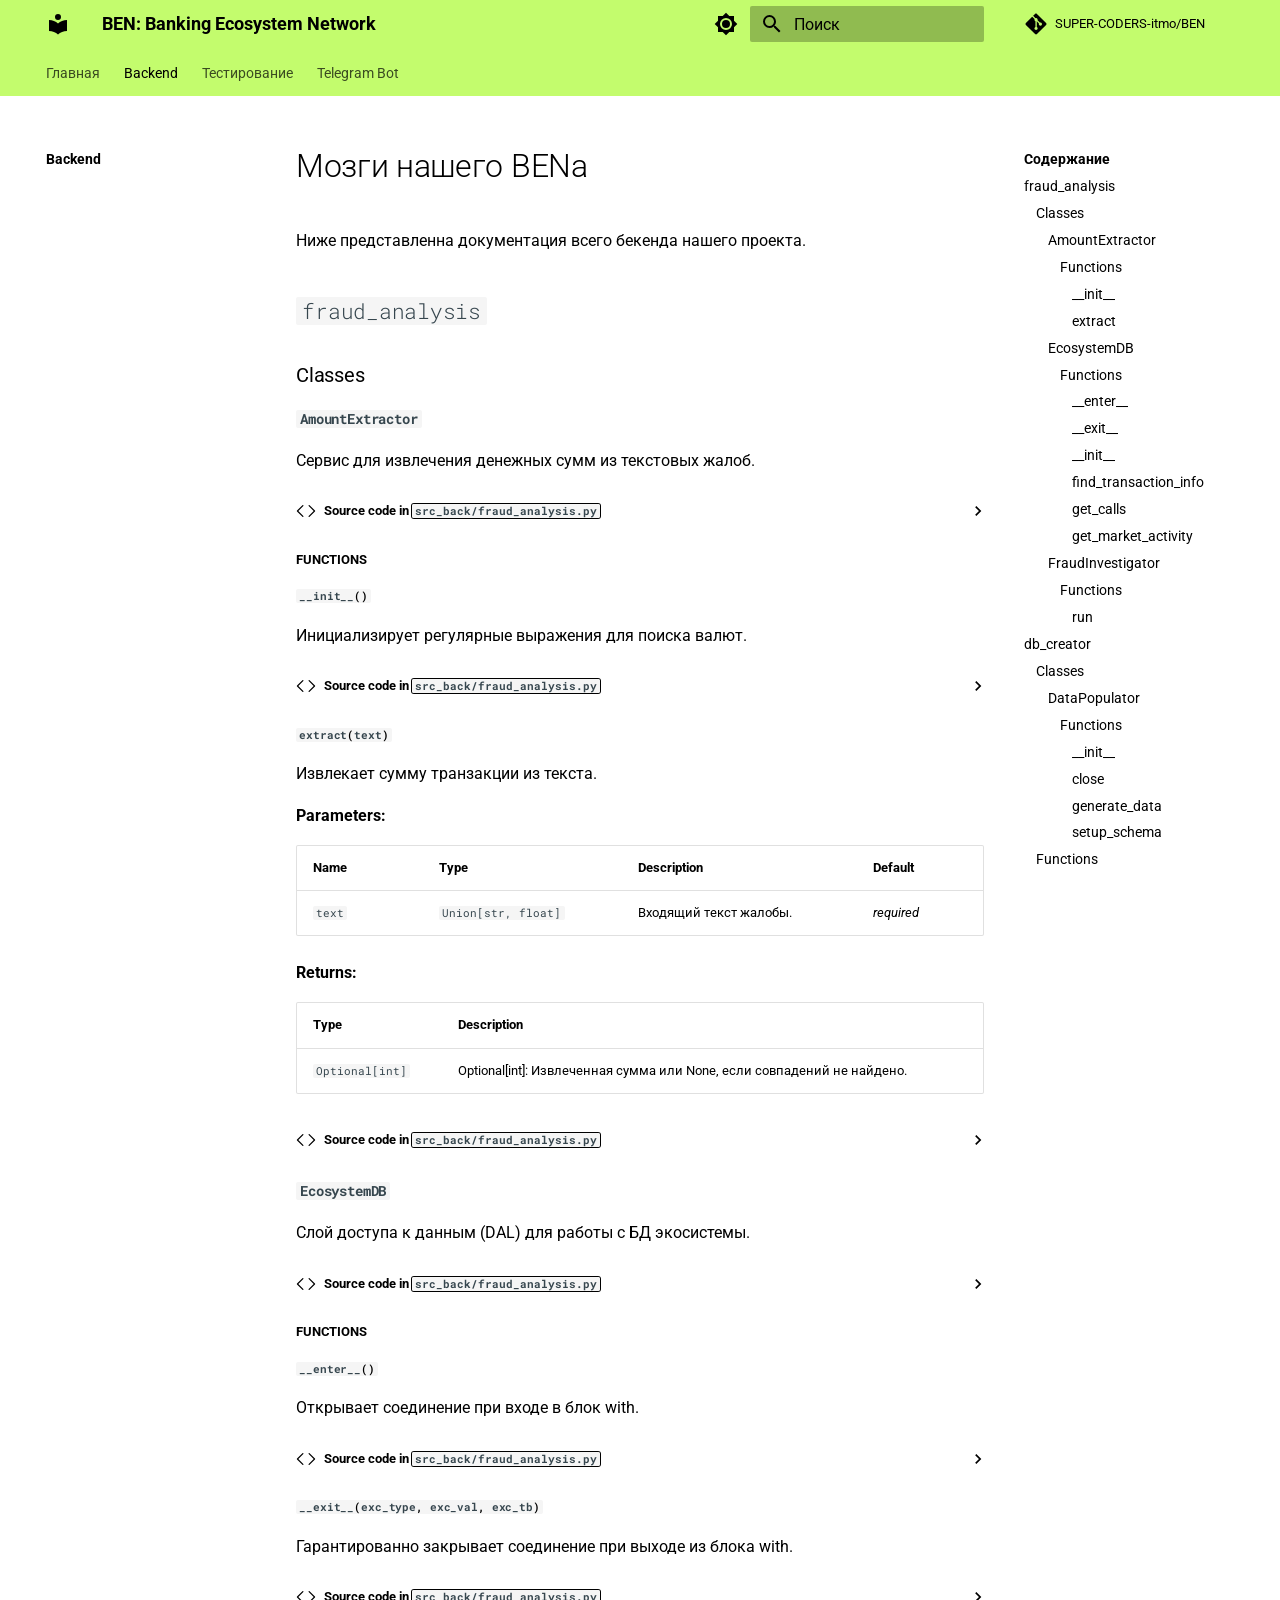
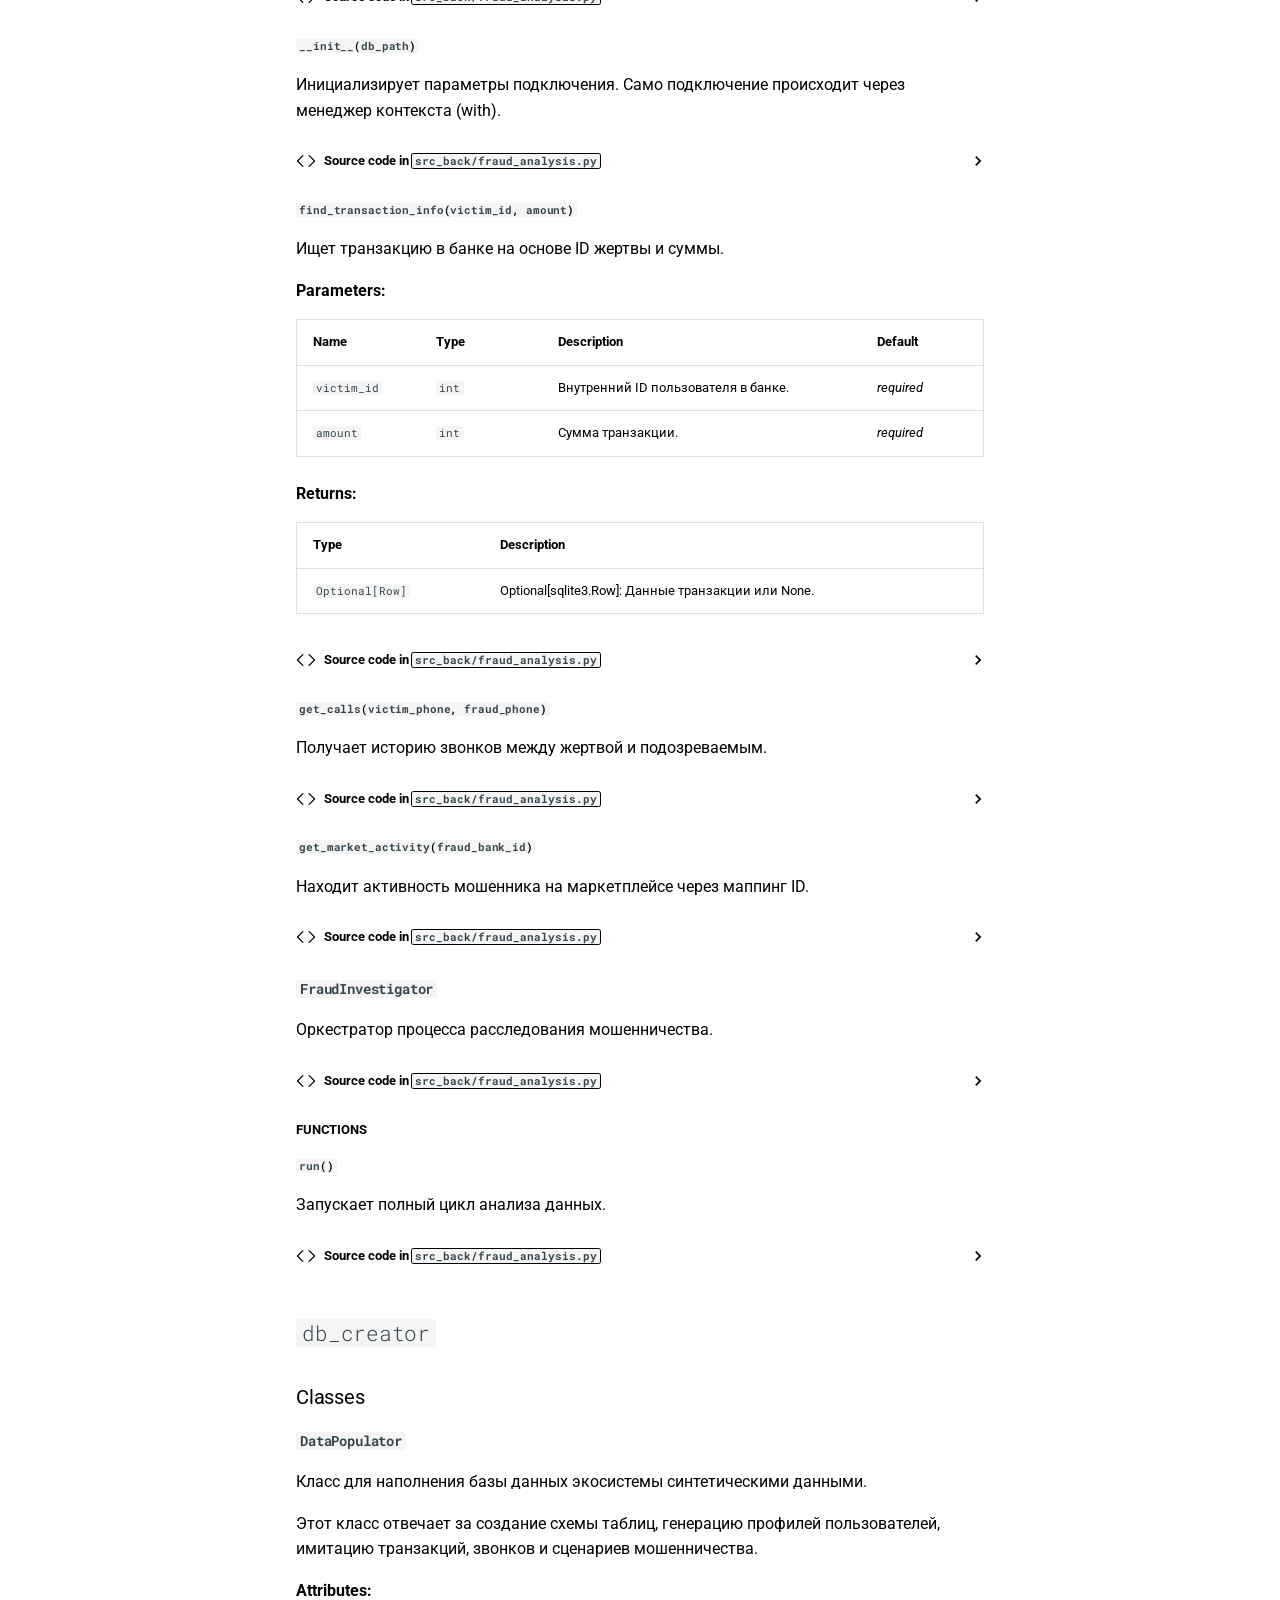
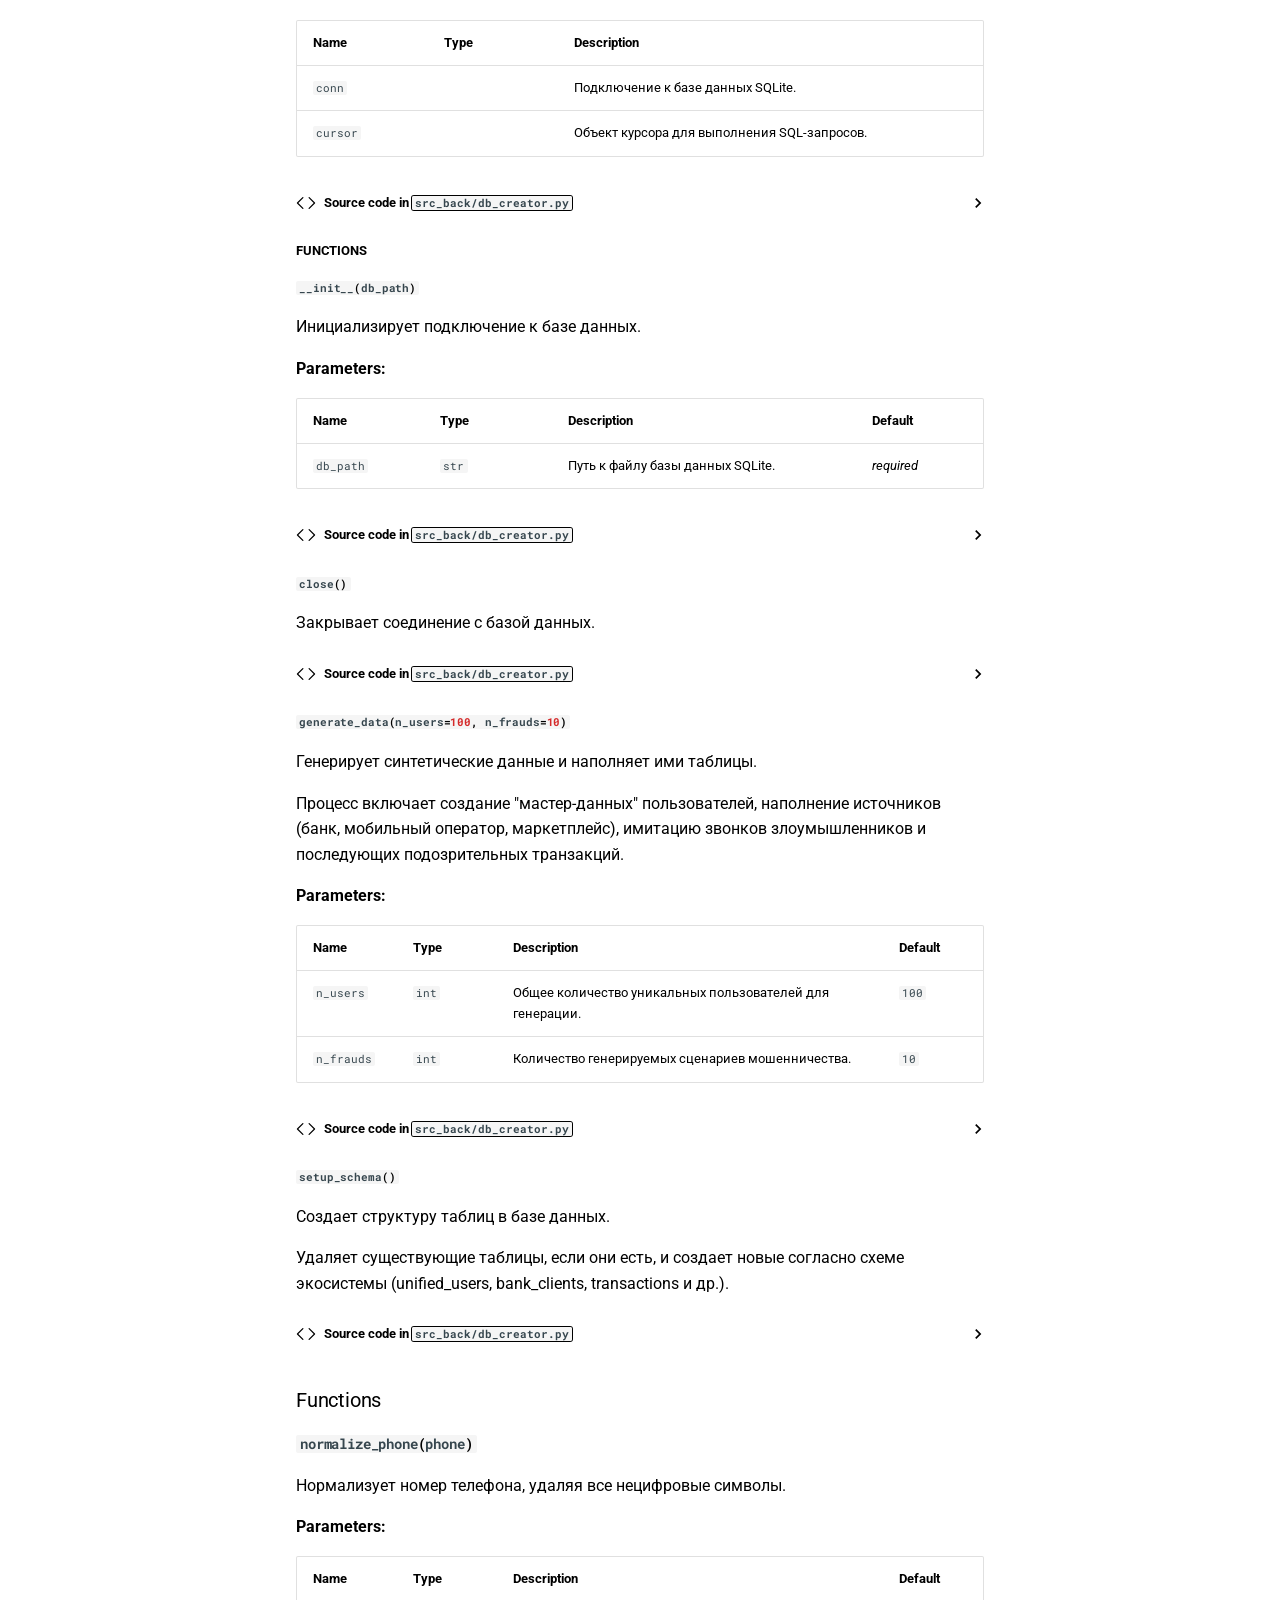
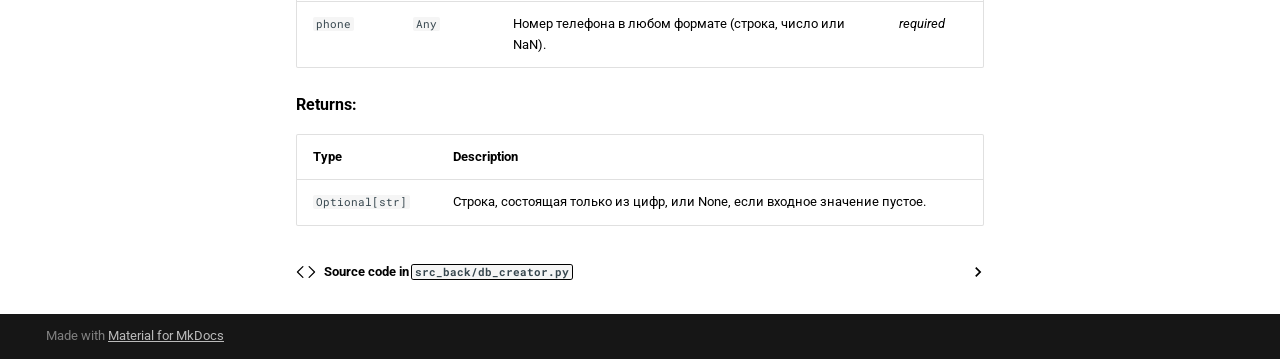
<file: backend/index.html>
<!doctype html>
<html lang="ru" class="no-js">
  <head>
    
      <meta charset="utf-8">
      <meta name="viewport" content="width=device-width,initial-scale=1">
      
      
      
        <link rel="canonical" href="https://SUPER-CODERS-itmo.github.io/BEN/backend/">
      
      
        <link rel="prev" href="..">
      
      
        <link rel="next" href="../tests/">
      
      
        
      
      
      <link rel="icon" href="../assets/images/favicon.png">
      <meta name="generator" content="mkdocs-1.6.1, mkdocs-material-9.7.6">
    
    
      
        <title>Backend - BEN: Banking Ecosystem Network</title>
      
    
    
      <link rel="stylesheet" href="../assets/stylesheets/main.484c7ddc.min.css">
      
        
        <link rel="stylesheet" href="../assets/stylesheets/palette.ab4e12ef.min.css">
      
      


    
    
      
    
    
      
        
        
        <link rel="preconnect" href="https://fonts.gstatic.com" crossorigin>
        <link rel="stylesheet" href="https://fonts.googleapis.com/css?family=Roboto:300,300i,400,400i,700,700i%7CRoboto+Mono:400,400i,700,700i&display=fallback">
        <style>:root{--md-text-font:"Roboto";--md-code-font:"Roboto Mono"}</style>
      
    
    
      <link rel="stylesheet" href="../assets/_mkdocstrings.css">
    
      <link rel="stylesheet" href="../stylesheets/extra.css">
    
    <script>__md_scope=new URL("..",location),__md_hash=e=>[...e].reduce(((e,_)=>(e<<5)-e+_.charCodeAt(0)),0),__md_get=(e,_=localStorage,t=__md_scope)=>JSON.parse(_.getItem(t.pathname+"."+e)),__md_set=(e,_,t=localStorage,a=__md_scope)=>{try{t.setItem(a.pathname+"."+e,JSON.stringify(_))}catch(e){}}</script>
    
      

    
    
  </head>
  
  
    
    
      
    
    
    
    
    <body dir="ltr" data-md-color-scheme="default" data-md-color-primary="indigo" data-md-color-accent="indigo">
  
    
    <input class="md-toggle" data-md-toggle="drawer" type="checkbox" id="__drawer" autocomplete="off">
    <input class="md-toggle" data-md-toggle="search" type="checkbox" id="__search" autocomplete="off">
    <label class="md-overlay" for="__drawer"></label>
    <div data-md-component="skip">
      
        
        <a href="#bena" class="md-skip">
          Перейти к содержанию
        </a>
      
    </div>
    <div data-md-component="announce">
      
    </div>
    
    
      

<header class="md-header" data-md-component="header">
  <nav class="md-header__inner md-grid" aria-label="Верхний колонтитул">
    <a href=".." title="BEN: Banking Ecosystem Network" class="md-header__button md-logo" aria-label="BEN: Banking Ecosystem Network" data-md-component="logo">
      
  
  <svg xmlns="http://www.w3.org/2000/svg" viewBox="0 0 24 24"><path d="M12 8a3 3 0 0 0 3-3 3 3 0 0 0-3-3 3 3 0 0 0-3 3 3 3 0 0 0 3 3m0 3.54C9.64 9.35 6.5 8 3 8v11c3.5 0 6.64 1.35 9 3.54 2.36-2.19 5.5-3.54 9-3.54V8c-3.5 0-6.64 1.35-9 3.54"/></svg>

    </a>
    <label class="md-header__button md-icon" for="__drawer">
      
      <svg xmlns="http://www.w3.org/2000/svg" viewBox="0 0 24 24"><path d="M3 6h18v2H3zm0 5h18v2H3zm0 5h18v2H3z"/></svg>
    </label>
    <div class="md-header__title" data-md-component="header-title">
      <div class="md-header__ellipsis">
        <div class="md-header__topic">
          <span class="md-ellipsis">
            BEN: Banking Ecosystem Network
          </span>
        </div>
        <div class="md-header__topic" data-md-component="header-topic">
          <span class="md-ellipsis">
            
              Backend
            
          </span>
        </div>
      </div>
    </div>
    
      
        <form class="md-header__option" data-md-component="palette">
  
    
    
    
    <input class="md-option" data-md-color-media="(prefers-color-scheme: light)" data-md-color-scheme="default" data-md-color-primary="indigo" data-md-color-accent="indigo"  aria-label="Темная тема"  type="radio" name="__palette" id="__palette_0">
    
      <label class="md-header__button md-icon" title="Темная тема" for="__palette_1" hidden>
        <svg xmlns="http://www.w3.org/2000/svg" viewBox="0 0 24 24"><path d="M12 8a4 4 0 0 0-4 4 4 4 0 0 0 4 4 4 4 0 0 0 4-4 4 4 0 0 0-4-4m0 10a6 6 0 0 1-6-6 6 6 0 0 1 6-6 6 6 0 0 1 6 6 6 6 0 0 1-6 6m8-9.31V4h-4.69L12 .69 8.69 4H4v4.69L.69 12 4 15.31V20h4.69L12 23.31 15.31 20H20v-4.69L23.31 12z"/></svg>
      </label>
    
  
    
    
    
    <input class="md-option" data-md-color-media="(prefers-color-scheme: dark)" data-md-color-scheme="slate" data-md-color-primary="indigo" data-md-color-accent="indigo"  aria-label="Светлая тема"  type="radio" name="__palette" id="__palette_1">
    
      <label class="md-header__button md-icon" title="Светлая тема" for="__palette_0" hidden>
        <svg xmlns="http://www.w3.org/2000/svg" viewBox="0 0 24 24"><path d="M12 18c-.89 0-1.74-.2-2.5-.55C11.56 16.5 13 14.42 13 12s-1.44-4.5-3.5-5.45C10.26 6.2 11.11 6 12 6a6 6 0 0 1 6 6 6 6 0 0 1-6 6m8-9.31V4h-4.69L12 .69 8.69 4H4v4.69L.69 12 4 15.31V20h4.69L12 23.31 15.31 20H20v-4.69L23.31 12z"/></svg>
      </label>
    
  
</form>
      
    
    
      <script>var palette=__md_get("__palette");if(palette&&palette.color){if("(prefers-color-scheme)"===palette.color.media){var media=matchMedia("(prefers-color-scheme: light)"),input=document.querySelector(media.matches?"[data-md-color-media='(prefers-color-scheme: light)']":"[data-md-color-media='(prefers-color-scheme: dark)']");palette.color.media=input.getAttribute("data-md-color-media"),palette.color.scheme=input.getAttribute("data-md-color-scheme"),palette.color.primary=input.getAttribute("data-md-color-primary"),palette.color.accent=input.getAttribute("data-md-color-accent")}for(var[key,value]of Object.entries(palette.color))document.body.setAttribute("data-md-color-"+key,value)}</script>
    
    
    
      
      
        <label class="md-header__button md-icon" for="__search">
          
          <svg xmlns="http://www.w3.org/2000/svg" viewBox="0 0 24 24"><path d="M9.5 3A6.5 6.5 0 0 1 16 9.5c0 1.61-.59 3.09-1.56 4.23l.27.27h.79l5 5-1.5 1.5-5-5v-.79l-.27-.27A6.52 6.52 0 0 1 9.5 16 6.5 6.5 0 0 1 3 9.5 6.5 6.5 0 0 1 9.5 3m0 2C7 5 5 7 5 9.5S7 14 9.5 14 14 12 14 9.5 12 5 9.5 5"/></svg>
        </label>
        <div class="md-search" data-md-component="search" role="dialog">
  <label class="md-search__overlay" for="__search"></label>
  <div class="md-search__inner" role="search">
    <form class="md-search__form" name="search">
      <input type="text" class="md-search__input" name="query" aria-label="Поиск" placeholder="Поиск" autocapitalize="off" autocorrect="off" autocomplete="off" spellcheck="false" data-md-component="search-query" required>
      <label class="md-search__icon md-icon" for="__search">
        
        <svg xmlns="http://www.w3.org/2000/svg" viewBox="0 0 24 24"><path d="M9.5 3A6.5 6.5 0 0 1 16 9.5c0 1.61-.59 3.09-1.56 4.23l.27.27h.79l5 5-1.5 1.5-5-5v-.79l-.27-.27A6.52 6.52 0 0 1 9.5 16 6.5 6.5 0 0 1 3 9.5 6.5 6.5 0 0 1 9.5 3m0 2C7 5 5 7 5 9.5S7 14 9.5 14 14 12 14 9.5 12 5 9.5 5"/></svg>
        
        <svg xmlns="http://www.w3.org/2000/svg" viewBox="0 0 24 24"><path d="M20 11v2H8l5.5 5.5-1.42 1.42L4.16 12l7.92-7.92L13.5 5.5 8 11z"/></svg>
      </label>
      <nav class="md-search__options" aria-label="Поиск">
        
          <a href="javascript:void(0)" class="md-search__icon md-icon" title="Поделиться" aria-label="Поделиться" data-clipboard data-clipboard-text="" data-md-component="search-share" tabindex="-1">
            
            <svg xmlns="http://www.w3.org/2000/svg" viewBox="0 0 24 24"><path d="M18 16.08c-.76 0-1.44.3-1.96.77L8.91 12.7c.05-.23.09-.46.09-.7s-.04-.47-.09-.7l7.05-4.11c.54.5 1.25.81 2.04.81a3 3 0 0 0 3-3 3 3 0 0 0-3-3 3 3 0 0 0-3 3c0 .24.04.47.09.7L8.04 9.81C7.5 9.31 6.79 9 6 9a3 3 0 0 0-3 3 3 3 0 0 0 3 3c.79 0 1.5-.31 2.04-.81l7.12 4.15c-.05.21-.08.43-.08.66 0 1.61 1.31 2.91 2.92 2.91s2.92-1.3 2.92-2.91A2.92 2.92 0 0 0 18 16.08"/></svg>
          </a>
        
        <button type="reset" class="md-search__icon md-icon" title="Очистить" aria-label="Очистить" tabindex="-1">
          
          <svg xmlns="http://www.w3.org/2000/svg" viewBox="0 0 24 24"><path d="M19 6.41 17.59 5 12 10.59 6.41 5 5 6.41 10.59 12 5 17.59 6.41 19 12 13.41 17.59 19 19 17.59 13.41 12z"/></svg>
        </button>
      </nav>
      
        <div class="md-search__suggest" data-md-component="search-suggest"></div>
      
    </form>
    <div class="md-search__output">
      <div class="md-search__scrollwrap" tabindex="0" data-md-scrollfix>
        <div class="md-search-result" data-md-component="search-result">
          <div class="md-search-result__meta">
            Инициализация поиска
          </div>
          <ol class="md-search-result__list" role="presentation"></ol>
        </div>
      </div>
    </div>
  </div>
</div>
      
    
    
      <div class="md-header__source">
        <a href="https://github.com/SUPER-CODERS-itmo/BEN" title="Перейти к репозиторию" class="md-source" data-md-component="source">
  <div class="md-source__icon md-icon">
    
    <svg xmlns="http://www.w3.org/2000/svg" viewBox="0 0 448 512"><!--! Font Awesome Free 7.1.0 by @fontawesome - https://fontawesome.com License - https://fontawesome.com/license/free (Icons: CC BY 4.0, Fonts: SIL OFL 1.1, Code: MIT License) Copyright 2025 Fonticons, Inc.--><path d="M439.6 236.1 244 40.5c-5.4-5.5-12.8-8.5-20.4-8.5s-15 3-20.4 8.4L162.5 81l51.5 51.5c27.1-9.1 52.7 16.8 43.4 43.7l49.7 49.7c34.2-11.8 61.2 31 35.5 56.7-26.5 26.5-70.2-2.9-56-37.3L240.3 199v121.9c25.3 12.5 22.3 41.8 9.1 55-6.4 6.4-15.2 10.1-24.3 10.1s-17.8-3.6-24.3-10.1c-17.6-17.6-11.1-46.9 11.2-56v-123c-20.8-8.5-24.6-30.7-18.6-45L142.6 101 8.5 235.1C3 240.6 0 247.9 0 255.5s3 15 8.5 20.4l195.6 195.7c5.4 5.4 12.7 8.4 20.4 8.4s15-3 20.4-8.4l194.7-194.7c5.4-5.4 8.4-12.8 8.4-20.4s-3-15-8.4-20.4"/></svg>
  </div>
  <div class="md-source__repository">
    SUPER-CODERS-itmo/BEN
  </div>
</a>
      </div>
    
  </nav>
  
</header>
    
    <div class="md-container" data-md-component="container">
      
      
        
          
            
<nav class="md-tabs" aria-label="Вкладки" data-md-component="tabs">
  <div class="md-grid">
    <ul class="md-tabs__list">
      
        
  
  
  
  
    <li class="md-tabs__item">
      <a href=".." class="md-tabs__link">
        
  
  
    
  
  Главная

      </a>
    </li>
  

      
        
  
  
  
    
  
  
    <li class="md-tabs__item md-tabs__item--active">
      <a href="./" class="md-tabs__link">
        
  
  
    
  
  Backend

      </a>
    </li>
  

      
        
  
  
  
  
    <li class="md-tabs__item">
      <a href="../tests/" class="md-tabs__link">
        
  
  
    
  
  Тестирование

      </a>
    </li>
  

      
        
  
  
  
  
    <li class="md-tabs__item">
      <a href="../tg/" class="md-tabs__link">
        
  
  
    
  
  Telegram Bot

      </a>
    </li>
  

      
    </ul>
  </div>
</nav>
          
        
      
      <main class="md-main" data-md-component="main">
        <div class="md-main__inner md-grid">
          
            
              
              <div class="md-sidebar md-sidebar--primary" data-md-component="sidebar" data-md-type="navigation" >
                <div class="md-sidebar__scrollwrap">
                  <div class="md-sidebar__inner">
                    


  


<nav class="md-nav md-nav--primary md-nav--lifted" aria-label="Навигация" data-md-level="0">
  <label class="md-nav__title" for="__drawer">
    <a href=".." title="BEN: Banking Ecosystem Network" class="md-nav__button md-logo" aria-label="BEN: Banking Ecosystem Network" data-md-component="logo">
      
  
  <svg xmlns="http://www.w3.org/2000/svg" viewBox="0 0 24 24"><path d="M12 8a3 3 0 0 0 3-3 3 3 0 0 0-3-3 3 3 0 0 0-3 3 3 3 0 0 0 3 3m0 3.54C9.64 9.35 6.5 8 3 8v11c3.5 0 6.64 1.35 9 3.54 2.36-2.19 5.5-3.54 9-3.54V8c-3.5 0-6.64 1.35-9 3.54"/></svg>

    </a>
    BEN: Banking Ecosystem Network
  </label>
  
    <div class="md-nav__source">
      <a href="https://github.com/SUPER-CODERS-itmo/BEN" title="Перейти к репозиторию" class="md-source" data-md-component="source">
  <div class="md-source__icon md-icon">
    
    <svg xmlns="http://www.w3.org/2000/svg" viewBox="0 0 448 512"><!--! Font Awesome Free 7.1.0 by @fontawesome - https://fontawesome.com License - https://fontawesome.com/license/free (Icons: CC BY 4.0, Fonts: SIL OFL 1.1, Code: MIT License) Copyright 2025 Fonticons, Inc.--><path d="M439.6 236.1 244 40.5c-5.4-5.5-12.8-8.5-20.4-8.5s-15 3-20.4 8.4L162.5 81l51.5 51.5c27.1-9.1 52.7 16.8 43.4 43.7l49.7 49.7c34.2-11.8 61.2 31 35.5 56.7-26.5 26.5-70.2-2.9-56-37.3L240.3 199v121.9c25.3 12.5 22.3 41.8 9.1 55-6.4 6.4-15.2 10.1-24.3 10.1s-17.8-3.6-24.3-10.1c-17.6-17.6-11.1-46.9 11.2-56v-123c-20.8-8.5-24.6-30.7-18.6-45L142.6 101 8.5 235.1C3 240.6 0 247.9 0 255.5s3 15 8.5 20.4l195.6 195.7c5.4 5.4 12.7 8.4 20.4 8.4s15-3 20.4-8.4l194.7-194.7c5.4-5.4 8.4-12.8 8.4-20.4s-3-15-8.4-20.4"/></svg>
  </div>
  <div class="md-source__repository">
    SUPER-CODERS-itmo/BEN
  </div>
</a>
    </div>
  
  <ul class="md-nav__list" data-md-scrollfix>
    
      
      
  
  
  
  
    <li class="md-nav__item">
      <a href=".." class="md-nav__link">
        
  
  
  <span class="md-ellipsis">
    
  
    Главная
  

    
  </span>
  
  

      </a>
    </li>
  

    
      
      
  
  
    
  
  
  
    <li class="md-nav__item md-nav__item--active">
      
      <input class="md-nav__toggle md-toggle" type="checkbox" id="__toc">
      
      
        
      
      
        <label class="md-nav__link md-nav__link--active" for="__toc">
          
  
  
  <span class="md-ellipsis">
    
  
    Backend
  

    
  </span>
  
  

          <span class="md-nav__icon md-icon"></span>
        </label>
      
      <a href="./" class="md-nav__link md-nav__link--active">
        
  
  
  <span class="md-ellipsis">
    
  
    Backend
  

    
  </span>
  
  

      </a>
      
        

<nav class="md-nav md-nav--secondary" aria-label="Содержание">
  
  
  
    
  
  
    <label class="md-nav__title" for="__toc">
      <span class="md-nav__icon md-icon"></span>
      Содержание
    </label>
    <ul class="md-nav__list" data-md-component="toc" data-md-scrollfix>
      
        <li class="md-nav__item">
  <a href="#fraud_analysis" class="md-nav__link">
    <span class="md-ellipsis">
      
        fraud_analysis
      
    </span>
  </a>
  
    <nav class="md-nav" aria-label="fraud_analysis">
      <ul class="md-nav__list">
        
          <li class="md-nav__item">
  <a href="#fraud_analysis-classes" class="md-nav__link">
    <span class="md-ellipsis">
      
        Classes
      
    </span>
  </a>
  
    <nav class="md-nav" aria-label="Classes">
      <ul class="md-nav__list">
        
          <li class="md-nav__item">
  <a href="#fraud_analysis.AmountExtractor" class="md-nav__link">
    <span class="md-ellipsis">
      
        AmountExtractor
      
    </span>
  </a>
  
    <nav class="md-nav" aria-label="AmountExtractor">
      <ul class="md-nav__list">
        
          <li class="md-nav__item">
  <a href="#fraud_analysis.AmountExtractor-functions" class="md-nav__link">
    <span class="md-ellipsis">
      
        Functions
      
    </span>
  </a>
  
    <nav class="md-nav" aria-label="Functions">
      <ul class="md-nav__list">
        
          <li class="md-nav__item">
  <a href="#fraud_analysis.AmountExtractor.__init__" class="md-nav__link">
    <span class="md-ellipsis">
      
        __init__
      
    </span>
  </a>
  
</li>
        
          <li class="md-nav__item">
  <a href="#fraud_analysis.AmountExtractor.extract" class="md-nav__link">
    <span class="md-ellipsis">
      
        extract
      
    </span>
  </a>
  
</li>
        
      </ul>
    </nav>
  
</li>
        
      </ul>
    </nav>
  
</li>
        
          <li class="md-nav__item">
  <a href="#fraud_analysis.EcosystemDB" class="md-nav__link">
    <span class="md-ellipsis">
      
        EcosystemDB
      
    </span>
  </a>
  
    <nav class="md-nav" aria-label="EcosystemDB">
      <ul class="md-nav__list">
        
          <li class="md-nav__item">
  <a href="#fraud_analysis.EcosystemDB-functions" class="md-nav__link">
    <span class="md-ellipsis">
      
        Functions
      
    </span>
  </a>
  
    <nav class="md-nav" aria-label="Functions">
      <ul class="md-nav__list">
        
          <li class="md-nav__item">
  <a href="#fraud_analysis.EcosystemDB.__enter__" class="md-nav__link">
    <span class="md-ellipsis">
      
        __enter__
      
    </span>
  </a>
  
</li>
        
          <li class="md-nav__item">
  <a href="#fraud_analysis.EcosystemDB.__exit__" class="md-nav__link">
    <span class="md-ellipsis">
      
        __exit__
      
    </span>
  </a>
  
</li>
        
          <li class="md-nav__item">
  <a href="#fraud_analysis.EcosystemDB.__init__" class="md-nav__link">
    <span class="md-ellipsis">
      
        __init__
      
    </span>
  </a>
  
</li>
        
          <li class="md-nav__item">
  <a href="#fraud_analysis.EcosystemDB.find_transaction_info" class="md-nav__link">
    <span class="md-ellipsis">
      
        find_transaction_info
      
    </span>
  </a>
  
</li>
        
          <li class="md-nav__item">
  <a href="#fraud_analysis.EcosystemDB.get_calls" class="md-nav__link">
    <span class="md-ellipsis">
      
        get_calls
      
    </span>
  </a>
  
</li>
        
          <li class="md-nav__item">
  <a href="#fraud_analysis.EcosystemDB.get_market_activity" class="md-nav__link">
    <span class="md-ellipsis">
      
        get_market_activity
      
    </span>
  </a>
  
</li>
        
      </ul>
    </nav>
  
</li>
        
      </ul>
    </nav>
  
</li>
        
          <li class="md-nav__item">
  <a href="#fraud_analysis.FraudInvestigator" class="md-nav__link">
    <span class="md-ellipsis">
      
        FraudInvestigator
      
    </span>
  </a>
  
    <nav class="md-nav" aria-label="FraudInvestigator">
      <ul class="md-nav__list">
        
          <li class="md-nav__item">
  <a href="#fraud_analysis.FraudInvestigator-functions" class="md-nav__link">
    <span class="md-ellipsis">
      
        Functions
      
    </span>
  </a>
  
    <nav class="md-nav" aria-label="Functions">
      <ul class="md-nav__list">
        
          <li class="md-nav__item">
  <a href="#fraud_analysis.FraudInvestigator.run" class="md-nav__link">
    <span class="md-ellipsis">
      
        run
      
    </span>
  </a>
  
</li>
        
      </ul>
    </nav>
  
</li>
        
      </ul>
    </nav>
  
</li>
        
      </ul>
    </nav>
  
</li>
        
      </ul>
    </nav>
  
</li>
      
        <li class="md-nav__item">
  <a href="#db_creator" class="md-nav__link">
    <span class="md-ellipsis">
      
        db_creator
      
    </span>
  </a>
  
    <nav class="md-nav" aria-label="db_creator">
      <ul class="md-nav__list">
        
          <li class="md-nav__item">
  <a href="#db_creator-classes" class="md-nav__link">
    <span class="md-ellipsis">
      
        Classes
      
    </span>
  </a>
  
    <nav class="md-nav" aria-label="Classes">
      <ul class="md-nav__list">
        
          <li class="md-nav__item">
  <a href="#db_creator.DataPopulator" class="md-nav__link">
    <span class="md-ellipsis">
      
        DataPopulator
      
    </span>
  </a>
  
    <nav class="md-nav" aria-label="DataPopulator">
      <ul class="md-nav__list">
        
          <li class="md-nav__item">
  <a href="#db_creator.DataPopulator-functions" class="md-nav__link">
    <span class="md-ellipsis">
      
        Functions
      
    </span>
  </a>
  
    <nav class="md-nav" aria-label="Functions">
      <ul class="md-nav__list">
        
          <li class="md-nav__item">
  <a href="#db_creator.DataPopulator.__init__" class="md-nav__link">
    <span class="md-ellipsis">
      
        __init__
      
    </span>
  </a>
  
</li>
        
          <li class="md-nav__item">
  <a href="#db_creator.DataPopulator.close" class="md-nav__link">
    <span class="md-ellipsis">
      
        close
      
    </span>
  </a>
  
</li>
        
          <li class="md-nav__item">
  <a href="#db_creator.DataPopulator.generate_data" class="md-nav__link">
    <span class="md-ellipsis">
      
        generate_data
      
    </span>
  </a>
  
</li>
        
          <li class="md-nav__item">
  <a href="#db_creator.DataPopulator.setup_schema" class="md-nav__link">
    <span class="md-ellipsis">
      
        setup_schema
      
    </span>
  </a>
  
</li>
        
      </ul>
    </nav>
  
</li>
        
      </ul>
    </nav>
  
</li>
        
      </ul>
    </nav>
  
</li>
        
          <li class="md-nav__item">
  <a href="#db_creator-functions" class="md-nav__link">
    <span class="md-ellipsis">
      
        Functions
      
    </span>
  </a>
  
    <nav class="md-nav" aria-label="Functions">
      <ul class="md-nav__list">
        
          <li class="md-nav__item">
  <a href="#db_creator.normalize_phone" class="md-nav__link">
    <span class="md-ellipsis">
      
        normalize_phone
      
    </span>
  </a>
  
</li>
        
      </ul>
    </nav>
  
</li>
        
      </ul>
    </nav>
  
</li>
      
    </ul>
  
</nav>
      
    </li>
  

    
      
      
  
  
  
  
    <li class="md-nav__item">
      <a href="../tests/" class="md-nav__link">
        
  
  
  <span class="md-ellipsis">
    
  
    Тестирование
  

    
  </span>
  
  

      </a>
    </li>
  

    
      
      
  
  
  
  
    <li class="md-nav__item">
      <a href="../tg/" class="md-nav__link">
        
  
  
  <span class="md-ellipsis">
    
  
    Telegram Bot
  

    
  </span>
  
  

      </a>
    </li>
  

    
  </ul>
</nav>
                  </div>
                </div>
              </div>
            
            
              
              <div class="md-sidebar md-sidebar--secondary" data-md-component="sidebar" data-md-type="toc" >
                <div class="md-sidebar__scrollwrap">
                  <div class="md-sidebar__inner">
                    

<nav class="md-nav md-nav--secondary" aria-label="Содержание">
  
  
  
    
  
  
    <label class="md-nav__title" for="__toc">
      <span class="md-nav__icon md-icon"></span>
      Содержание
    </label>
    <ul class="md-nav__list" data-md-component="toc" data-md-scrollfix>
      
        <li class="md-nav__item">
  <a href="#fraud_analysis" class="md-nav__link">
    <span class="md-ellipsis">
      
        fraud_analysis
      
    </span>
  </a>
  
    <nav class="md-nav" aria-label="fraud_analysis">
      <ul class="md-nav__list">
        
          <li class="md-nav__item">
  <a href="#fraud_analysis-classes" class="md-nav__link">
    <span class="md-ellipsis">
      
        Classes
      
    </span>
  </a>
  
    <nav class="md-nav" aria-label="Classes">
      <ul class="md-nav__list">
        
          <li class="md-nav__item">
  <a href="#fraud_analysis.AmountExtractor" class="md-nav__link">
    <span class="md-ellipsis">
      
        AmountExtractor
      
    </span>
  </a>
  
    <nav class="md-nav" aria-label="AmountExtractor">
      <ul class="md-nav__list">
        
          <li class="md-nav__item">
  <a href="#fraud_analysis.AmountExtractor-functions" class="md-nav__link">
    <span class="md-ellipsis">
      
        Functions
      
    </span>
  </a>
  
    <nav class="md-nav" aria-label="Functions">
      <ul class="md-nav__list">
        
          <li class="md-nav__item">
  <a href="#fraud_analysis.AmountExtractor.__init__" class="md-nav__link">
    <span class="md-ellipsis">
      
        __init__
      
    </span>
  </a>
  
</li>
        
          <li class="md-nav__item">
  <a href="#fraud_analysis.AmountExtractor.extract" class="md-nav__link">
    <span class="md-ellipsis">
      
        extract
      
    </span>
  </a>
  
</li>
        
      </ul>
    </nav>
  
</li>
        
      </ul>
    </nav>
  
</li>
        
          <li class="md-nav__item">
  <a href="#fraud_analysis.EcosystemDB" class="md-nav__link">
    <span class="md-ellipsis">
      
        EcosystemDB
      
    </span>
  </a>
  
    <nav class="md-nav" aria-label="EcosystemDB">
      <ul class="md-nav__list">
        
          <li class="md-nav__item">
  <a href="#fraud_analysis.EcosystemDB-functions" class="md-nav__link">
    <span class="md-ellipsis">
      
        Functions
      
    </span>
  </a>
  
    <nav class="md-nav" aria-label="Functions">
      <ul class="md-nav__list">
        
          <li class="md-nav__item">
  <a href="#fraud_analysis.EcosystemDB.__enter__" class="md-nav__link">
    <span class="md-ellipsis">
      
        __enter__
      
    </span>
  </a>
  
</li>
        
          <li class="md-nav__item">
  <a href="#fraud_analysis.EcosystemDB.__exit__" class="md-nav__link">
    <span class="md-ellipsis">
      
        __exit__
      
    </span>
  </a>
  
</li>
        
          <li class="md-nav__item">
  <a href="#fraud_analysis.EcosystemDB.__init__" class="md-nav__link">
    <span class="md-ellipsis">
      
        __init__
      
    </span>
  </a>
  
</li>
        
          <li class="md-nav__item">
  <a href="#fraud_analysis.EcosystemDB.find_transaction_info" class="md-nav__link">
    <span class="md-ellipsis">
      
        find_transaction_info
      
    </span>
  </a>
  
</li>
        
          <li class="md-nav__item">
  <a href="#fraud_analysis.EcosystemDB.get_calls" class="md-nav__link">
    <span class="md-ellipsis">
      
        get_calls
      
    </span>
  </a>
  
</li>
        
          <li class="md-nav__item">
  <a href="#fraud_analysis.EcosystemDB.get_market_activity" class="md-nav__link">
    <span class="md-ellipsis">
      
        get_market_activity
      
    </span>
  </a>
  
</li>
        
      </ul>
    </nav>
  
</li>
        
      </ul>
    </nav>
  
</li>
        
          <li class="md-nav__item">
  <a href="#fraud_analysis.FraudInvestigator" class="md-nav__link">
    <span class="md-ellipsis">
      
        FraudInvestigator
      
    </span>
  </a>
  
    <nav class="md-nav" aria-label="FraudInvestigator">
      <ul class="md-nav__list">
        
          <li class="md-nav__item">
  <a href="#fraud_analysis.FraudInvestigator-functions" class="md-nav__link">
    <span class="md-ellipsis">
      
        Functions
      
    </span>
  </a>
  
    <nav class="md-nav" aria-label="Functions">
      <ul class="md-nav__list">
        
          <li class="md-nav__item">
  <a href="#fraud_analysis.FraudInvestigator.run" class="md-nav__link">
    <span class="md-ellipsis">
      
        run
      
    </span>
  </a>
  
</li>
        
      </ul>
    </nav>
  
</li>
        
      </ul>
    </nav>
  
</li>
        
      </ul>
    </nav>
  
</li>
        
      </ul>
    </nav>
  
</li>
      
        <li class="md-nav__item">
  <a href="#db_creator" class="md-nav__link">
    <span class="md-ellipsis">
      
        db_creator
      
    </span>
  </a>
  
    <nav class="md-nav" aria-label="db_creator">
      <ul class="md-nav__list">
        
          <li class="md-nav__item">
  <a href="#db_creator-classes" class="md-nav__link">
    <span class="md-ellipsis">
      
        Classes
      
    </span>
  </a>
  
    <nav class="md-nav" aria-label="Classes">
      <ul class="md-nav__list">
        
          <li class="md-nav__item">
  <a href="#db_creator.DataPopulator" class="md-nav__link">
    <span class="md-ellipsis">
      
        DataPopulator
      
    </span>
  </a>
  
    <nav class="md-nav" aria-label="DataPopulator">
      <ul class="md-nav__list">
        
          <li class="md-nav__item">
  <a href="#db_creator.DataPopulator-functions" class="md-nav__link">
    <span class="md-ellipsis">
      
        Functions
      
    </span>
  </a>
  
    <nav class="md-nav" aria-label="Functions">
      <ul class="md-nav__list">
        
          <li class="md-nav__item">
  <a href="#db_creator.DataPopulator.__init__" class="md-nav__link">
    <span class="md-ellipsis">
      
        __init__
      
    </span>
  </a>
  
</li>
        
          <li class="md-nav__item">
  <a href="#db_creator.DataPopulator.close" class="md-nav__link">
    <span class="md-ellipsis">
      
        close
      
    </span>
  </a>
  
</li>
        
          <li class="md-nav__item">
  <a href="#db_creator.DataPopulator.generate_data" class="md-nav__link">
    <span class="md-ellipsis">
      
        generate_data
      
    </span>
  </a>
  
</li>
        
          <li class="md-nav__item">
  <a href="#db_creator.DataPopulator.setup_schema" class="md-nav__link">
    <span class="md-ellipsis">
      
        setup_schema
      
    </span>
  </a>
  
</li>
        
      </ul>
    </nav>
  
</li>
        
      </ul>
    </nav>
  
</li>
        
      </ul>
    </nav>
  
</li>
        
          <li class="md-nav__item">
  <a href="#db_creator-functions" class="md-nav__link">
    <span class="md-ellipsis">
      
        Functions
      
    </span>
  </a>
  
    <nav class="md-nav" aria-label="Functions">
      <ul class="md-nav__list">
        
          <li class="md-nav__item">
  <a href="#db_creator.normalize_phone" class="md-nav__link">
    <span class="md-ellipsis">
      
        normalize_phone
      
    </span>
  </a>
  
</li>
        
      </ul>
    </nav>
  
</li>
        
      </ul>
    </nav>
  
</li>
      
    </ul>
  
</nav>
                  </div>
                </div>
              </div>
            
          
          
            <div class="md-content" data-md-component="content">
              
                



  


              
              <article class="md-content__inner md-typeset">
                
                  


  
  


<h1 id="bena">Мозги нашего BENa</h1>
<p>Ниже представленна документация всего бекенда нашего проекта.</p>


<div class="doc doc-object doc-module">



<h2 id="fraud_analysis" class="doc doc-heading">
            <code>fraud_analysis</code>


</h2>

    <div class="doc doc-contents first">










<div class="doc doc-children">







<h3 id="fraud_analysis-classes">Classes</h3>

<div class="doc doc-object doc-class">



<h4 id="fraud_analysis.AmountExtractor" class="doc doc-heading">
            <code>AmountExtractor</code>


</h4>


    <div class="doc doc-contents ">



        <p>Сервис для извлечения денежных сумм из текстовых жалоб.</p>








              <details class="mkdocstrings-source">
                <summary>Source code in <code>src_back/fraud_analysis.py</code></summary>
                <div class="highlight"><table class="highlighttable"><tr><td class="linenos"><div class="linenodiv"><pre><span></span><span class="normal">16</span>
<span class="normal">17</span>
<span class="normal">18</span>
<span class="normal">19</span>
<span class="normal">20</span>
<span class="normal">21</span>
<span class="normal">22</span>
<span class="normal">23</span>
<span class="normal">24</span>
<span class="normal">25</span>
<span class="normal">26</span>
<span class="normal">27</span>
<span class="normal">28</span>
<span class="normal">29</span>
<span class="normal">30</span>
<span class="normal">31</span>
<span class="normal">32</span>
<span class="normal">33</span>
<span class="normal">34</span>
<span class="normal">35</span>
<span class="normal">36</span>
<span class="normal">37</span>
<span class="normal">38</span>
<span class="normal">39</span>
<span class="normal">40</span>
<span class="normal">41</span>
<span class="normal">42</span>
<span class="normal">43</span>
<span class="normal">44</span>
<span class="normal">45</span>
<span class="normal">46</span>
<span class="normal">47</span>
<span class="normal">48</span>
<span class="normal">49</span>
<span class="normal">50</span>
<span class="normal">51</span>
<span class="normal">52</span>
<span class="normal">53</span></pre></div></td><td class="code"><div><pre><span></span><code><span class="k">class</span><span class="w"> </span><span class="nc">AmountExtractor</span><span class="p">:</span>
<span class="w">    </span><span class="sd">&quot;&quot;&quot;Сервис для извлечения денежных сумм из текстовых жалоб.&quot;&quot;&quot;</span>

    <span class="k">def</span><span class="w"> </span><span class="fm">__init__</span><span class="p">(</span><span class="bp">self</span><span class="p">):</span>
<span class="w">        </span><span class="sd">&quot;&quot;&quot;Инициализирует регулярные выражения для поиска валют.&quot;&quot;&quot;</span>
        <span class="bp">self</span><span class="o">.</span><span class="n">amount_pattern</span> <span class="o">=</span> <span class="n">re</span><span class="o">.</span><span class="n">compile</span><span class="p">(</span>
            <span class="sa">r</span><span class="s1">&#39;(\d+)[\s]?(?:р|руб|рублей|₽|[\.,][\s]?р)&#39;</span><span class="p">,</span>
            <span class="n">re</span><span class="o">.</span><span class="n">IGNORECASE</span>
        <span class="p">)</span>
        <span class="bp">self</span><span class="o">.</span><span class="n">loss_keyword_pattern</span> <span class="o">=</span> <span class="n">re</span><span class="o">.</span><span class="n">compile</span><span class="p">(</span>
            <span class="sa">r</span><span class="s1">&#39;пропали\s+(\d+)&#39;</span><span class="p">,</span>
            <span class="n">re</span><span class="o">.</span><span class="n">IGNORECASE</span>
        <span class="p">)</span>

    <span class="k">def</span><span class="w"> </span><span class="nf">extract</span><span class="p">(</span><span class="bp">self</span><span class="p">,</span> <span class="n">text</span><span class="p">:</span> <span class="n">Union</span><span class="p">[</span><span class="nb">str</span><span class="p">,</span> <span class="nb">float</span><span class="p">])</span> <span class="o">-&gt;</span> <span class="n">Optional</span><span class="p">[</span><span class="nb">int</span><span class="p">]:</span>
<span class="w">        </span><span class="sd">&quot;&quot;&quot;</span>
<span class="sd">        Извлекает сумму транзакции из текста.</span>

<span class="sd">        Args:</span>
<span class="sd">            text: Входящий текст жалобы.</span>

<span class="sd">        Returns:</span>
<span class="sd">            Optional[int]: Извлеченная сумма или None, если совпадений не найдено.</span>
<span class="sd">        &quot;&quot;&quot;</span>
        <span class="k">if</span> <span class="n">pd</span><span class="o">.</span><span class="n">isna</span><span class="p">(</span><span class="n">text</span><span class="p">):</span>
            <span class="k">return</span> <span class="kc">None</span>

        <span class="n">text_lower</span> <span class="o">=</span> <span class="nb">str</span><span class="p">(</span><span class="n">text</span><span class="p">)</span><span class="o">.</span><span class="n">lower</span><span class="p">()</span>

        <span class="n">match</span> <span class="o">=</span> <span class="bp">self</span><span class="o">.</span><span class="n">amount_pattern</span><span class="o">.</span><span class="n">search</span><span class="p">(</span><span class="n">text_lower</span><span class="p">)</span>
        <span class="k">if</span> <span class="n">match</span><span class="p">:</span>
            <span class="k">return</span> <span class="nb">int</span><span class="p">(</span><span class="n">match</span><span class="o">.</span><span class="n">group</span><span class="p">(</span><span class="mi">1</span><span class="p">))</span>

        <span class="n">loss_match</span> <span class="o">=</span> <span class="bp">self</span><span class="o">.</span><span class="n">loss_keyword_pattern</span><span class="o">.</span><span class="n">search</span><span class="p">(</span><span class="n">text_lower</span><span class="p">)</span>
        <span class="k">if</span> <span class="n">loss_match</span><span class="p">:</span>
            <span class="k">return</span> <span class="nb">int</span><span class="p">(</span><span class="n">loss_match</span><span class="o">.</span><span class="n">group</span><span class="p">(</span><span class="mi">1</span><span class="p">))</span>

        <span class="k">return</span> <span class="kc">None</span>
</code></pre></div></td></tr></table></div>
              </details>



<div class="doc doc-children">








<h5 id="fraud_analysis.AmountExtractor-functions">Functions</h5>

<div class="doc doc-object doc-function">


<h6 id="fraud_analysis.AmountExtractor.__init__" class="doc doc-heading">
            <code class="highlight language-python"><span class="fm">__init__</span><span class="p">()</span></code>

</h6>


    <div class="doc doc-contents ">

        <p>Инициализирует регулярные выражения для поиска валют.</p>


            <details class="mkdocstrings-source">
              <summary>Source code in <code>src_back/fraud_analysis.py</code></summary>
              <div class="highlight"><table class="highlighttable"><tr><td class="linenos"><div class="linenodiv"><pre><span></span><span class="normal">19</span>
<span class="normal">20</span>
<span class="normal">21</span>
<span class="normal">22</span>
<span class="normal">23</span>
<span class="normal">24</span>
<span class="normal">25</span>
<span class="normal">26</span>
<span class="normal">27</span>
<span class="normal">28</span></pre></div></td><td class="code"><div><pre><span></span><code><span class="k">def</span><span class="w"> </span><span class="fm">__init__</span><span class="p">(</span><span class="bp">self</span><span class="p">):</span>
<span class="w">    </span><span class="sd">&quot;&quot;&quot;Инициализирует регулярные выражения для поиска валют.&quot;&quot;&quot;</span>
    <span class="bp">self</span><span class="o">.</span><span class="n">amount_pattern</span> <span class="o">=</span> <span class="n">re</span><span class="o">.</span><span class="n">compile</span><span class="p">(</span>
        <span class="sa">r</span><span class="s1">&#39;(\d+)[\s]?(?:р|руб|рублей|₽|[\.,][\s]?р)&#39;</span><span class="p">,</span>
        <span class="n">re</span><span class="o">.</span><span class="n">IGNORECASE</span>
    <span class="p">)</span>
    <span class="bp">self</span><span class="o">.</span><span class="n">loss_keyword_pattern</span> <span class="o">=</span> <span class="n">re</span><span class="o">.</span><span class="n">compile</span><span class="p">(</span>
        <span class="sa">r</span><span class="s1">&#39;пропали\s+(\d+)&#39;</span><span class="p">,</span>
        <span class="n">re</span><span class="o">.</span><span class="n">IGNORECASE</span>
    <span class="p">)</span>
</code></pre></div></td></tr></table></div>
            </details>
    </div>

</div>

<div class="doc doc-object doc-function">


<h6 id="fraud_analysis.AmountExtractor.extract" class="doc doc-heading">
            <code class="highlight language-python"><span class="n">extract</span><span class="p">(</span><span class="n">text</span><span class="p">)</span></code>

</h6>


    <div class="doc doc-contents ">

        <p>Извлекает сумму транзакции из текста.</p>


<p><span class="doc-section-title">Parameters:</span></p>
    <table>
      <thead>
        <tr>
          <th>Name</th>
          <th>Type</th>
          <th>Description</th>
          <th>Default</th>
        </tr>
      </thead>
      <tbody>
          <tr class="doc-section-item">
            <td>
                <code>text</code>
            </td>
            <td>
                  <code><span title="typing.Union">Union</span>[<span title="str">str</span>, <span title="float">float</span>]</code>
            </td>
            <td>
              <div class="doc-md-description">
                <p>Входящий текст жалобы.</p>
              </div>
            </td>
            <td>
                <em>required</em>
            </td>
          </tr>
      </tbody>
    </table>


    <p><span class="doc-section-title">Returns:</span></p>
    <table>
      <thead>
        <tr>
          <th>Type</th>
          <th>Description</th>
        </tr>
      </thead>
      <tbody>
          <tr class="doc-section-item">
            <td>
                  <code><span title="typing.Optional">Optional</span>[<span title="int">int</span>]</code>
            </td>
            <td>
              <div class="doc-md-description">
                <p>Optional[int]: Извлеченная сумма или None, если совпадений не найдено.</p>
              </div>
            </td>
          </tr>
      </tbody>
    </table>


            <details class="mkdocstrings-source">
              <summary>Source code in <code>src_back/fraud_analysis.py</code></summary>
              <div class="highlight"><table class="highlighttable"><tr><td class="linenos"><div class="linenodiv"><pre><span></span><span class="normal">30</span>
<span class="normal">31</span>
<span class="normal">32</span>
<span class="normal">33</span>
<span class="normal">34</span>
<span class="normal">35</span>
<span class="normal">36</span>
<span class="normal">37</span>
<span class="normal">38</span>
<span class="normal">39</span>
<span class="normal">40</span>
<span class="normal">41</span>
<span class="normal">42</span>
<span class="normal">43</span>
<span class="normal">44</span>
<span class="normal">45</span>
<span class="normal">46</span>
<span class="normal">47</span>
<span class="normal">48</span>
<span class="normal">49</span>
<span class="normal">50</span>
<span class="normal">51</span>
<span class="normal">52</span>
<span class="normal">53</span></pre></div></td><td class="code"><div><pre><span></span><code><span class="k">def</span><span class="w"> </span><span class="nf">extract</span><span class="p">(</span><span class="bp">self</span><span class="p">,</span> <span class="n">text</span><span class="p">:</span> <span class="n">Union</span><span class="p">[</span><span class="nb">str</span><span class="p">,</span> <span class="nb">float</span><span class="p">])</span> <span class="o">-&gt;</span> <span class="n">Optional</span><span class="p">[</span><span class="nb">int</span><span class="p">]:</span>
<span class="w">    </span><span class="sd">&quot;&quot;&quot;</span>
<span class="sd">    Извлекает сумму транзакции из текста.</span>

<span class="sd">    Args:</span>
<span class="sd">        text: Входящий текст жалобы.</span>

<span class="sd">    Returns:</span>
<span class="sd">        Optional[int]: Извлеченная сумма или None, если совпадений не найдено.</span>
<span class="sd">    &quot;&quot;&quot;</span>
    <span class="k">if</span> <span class="n">pd</span><span class="o">.</span><span class="n">isna</span><span class="p">(</span><span class="n">text</span><span class="p">):</span>
        <span class="k">return</span> <span class="kc">None</span>

    <span class="n">text_lower</span> <span class="o">=</span> <span class="nb">str</span><span class="p">(</span><span class="n">text</span><span class="p">)</span><span class="o">.</span><span class="n">lower</span><span class="p">()</span>

    <span class="n">match</span> <span class="o">=</span> <span class="bp">self</span><span class="o">.</span><span class="n">amount_pattern</span><span class="o">.</span><span class="n">search</span><span class="p">(</span><span class="n">text_lower</span><span class="p">)</span>
    <span class="k">if</span> <span class="n">match</span><span class="p">:</span>
        <span class="k">return</span> <span class="nb">int</span><span class="p">(</span><span class="n">match</span><span class="o">.</span><span class="n">group</span><span class="p">(</span><span class="mi">1</span><span class="p">))</span>

    <span class="n">loss_match</span> <span class="o">=</span> <span class="bp">self</span><span class="o">.</span><span class="n">loss_keyword_pattern</span><span class="o">.</span><span class="n">search</span><span class="p">(</span><span class="n">text_lower</span><span class="p">)</span>
    <span class="k">if</span> <span class="n">loss_match</span><span class="p">:</span>
        <span class="k">return</span> <span class="nb">int</span><span class="p">(</span><span class="n">loss_match</span><span class="o">.</span><span class="n">group</span><span class="p">(</span><span class="mi">1</span><span class="p">))</span>

    <span class="k">return</span> <span class="kc">None</span>
</code></pre></div></td></tr></table></div>
            </details>
    </div>

</div>



  </div>

    </div>

</div>

<div class="doc doc-object doc-class">



<h4 id="fraud_analysis.EcosystemDB" class="doc doc-heading">
            <code>EcosystemDB</code>


</h4>


    <div class="doc doc-contents ">



        <p>Слой доступа к данным (DAL) для работы с БД экосистемы.</p>








              <details class="mkdocstrings-source">
                <summary>Source code in <code>src_back/fraud_analysis.py</code></summary>
                <div class="highlight"><table class="highlighttable"><tr><td class="linenos"><div class="linenodiv"><pre><span></span><span class="normal"> 56</span>
<span class="normal"> 57</span>
<span class="normal"> 58</span>
<span class="normal"> 59</span>
<span class="normal"> 60</span>
<span class="normal"> 61</span>
<span class="normal"> 62</span>
<span class="normal"> 63</span>
<span class="normal"> 64</span>
<span class="normal"> 65</span>
<span class="normal"> 66</span>
<span class="normal"> 67</span>
<span class="normal"> 68</span>
<span class="normal"> 69</span>
<span class="normal"> 70</span>
<span class="normal"> 71</span>
<span class="normal"> 72</span>
<span class="normal"> 73</span>
<span class="normal"> 74</span>
<span class="normal"> 75</span>
<span class="normal"> 76</span>
<span class="normal"> 77</span>
<span class="normal"> 78</span>
<span class="normal"> 79</span>
<span class="normal"> 80</span>
<span class="normal"> 81</span>
<span class="normal"> 82</span>
<span class="normal"> 83</span>
<span class="normal"> 84</span>
<span class="normal"> 85</span>
<span class="normal"> 86</span>
<span class="normal"> 87</span>
<span class="normal"> 88</span>
<span class="normal"> 89</span>
<span class="normal"> 90</span>
<span class="normal"> 91</span>
<span class="normal"> 92</span>
<span class="normal"> 93</span>
<span class="normal"> 94</span>
<span class="normal"> 95</span>
<span class="normal"> 96</span>
<span class="normal"> 97</span>
<span class="normal"> 98</span>
<span class="normal"> 99</span>
<span class="normal">100</span>
<span class="normal">101</span>
<span class="normal">102</span>
<span class="normal">103</span>
<span class="normal">104</span>
<span class="normal">105</span>
<span class="normal">106</span>
<span class="normal">107</span>
<span class="normal">108</span>
<span class="normal">109</span>
<span class="normal">110</span>
<span class="normal">111</span>
<span class="normal">112</span>
<span class="normal">113</span>
<span class="normal">114</span>
<span class="normal">115</span>
<span class="normal">116</span>
<span class="normal">117</span>
<span class="normal">118</span>
<span class="normal">119</span>
<span class="normal">120</span>
<span class="normal">121</span>
<span class="normal">122</span>
<span class="normal">123</span>
<span class="normal">124</span>
<span class="normal">125</span>
<span class="normal">126</span>
<span class="normal">127</span>
<span class="normal">128</span>
<span class="normal">129</span>
<span class="normal">130</span>
<span class="normal">131</span>
<span class="normal">132</span>
<span class="normal">133</span></pre></div></td><td class="code"><div><pre><span></span><code><span class="k">class</span><span class="w"> </span><span class="nc">EcosystemDB</span><span class="p">:</span>
<span class="w">    </span><span class="sd">&quot;&quot;&quot;Слой доступа к данным (DAL) для работы с БД экосистемы.&quot;&quot;&quot;</span>

    <span class="k">def</span><span class="w"> </span><span class="fm">__init__</span><span class="p">(</span><span class="bp">self</span><span class="p">,</span> <span class="n">db_path</span><span class="p">:</span> <span class="nb">str</span><span class="p">):</span>
<span class="w">        </span><span class="sd">&quot;&quot;&quot;</span>
<span class="sd">        Инициализирует параметры подключения.</span>
<span class="sd">        Само подключение происходит через менеджер контекста (with).</span>
<span class="sd">        &quot;&quot;&quot;</span>
        <span class="bp">self</span><span class="o">.</span><span class="n">db_path</span> <span class="o">=</span> <span class="n">db_path</span>
        <span class="bp">self</span><span class="o">.</span><span class="n">conn</span><span class="p">:</span> <span class="n">Optional</span><span class="p">[</span><span class="n">sqlite3</span><span class="o">.</span><span class="n">Connection</span><span class="p">]</span> <span class="o">=</span> <span class="kc">None</span>

    <span class="k">def</span><span class="w"> </span><span class="fm">__enter__</span><span class="p">(</span><span class="bp">self</span><span class="p">):</span>
<span class="w">        </span><span class="sd">&quot;&quot;&quot;Открывает соединение при входе в блок with.&quot;&quot;&quot;</span>
        <span class="bp">self</span><span class="o">.</span><span class="n">conn</span> <span class="o">=</span> <span class="n">sqlite3</span><span class="o">.</span><span class="n">connect</span><span class="p">(</span><span class="bp">self</span><span class="o">.</span><span class="n">db_path</span><span class="p">)</span>
        <span class="bp">self</span><span class="o">.</span><span class="n">conn</span><span class="o">.</span><span class="n">row_factory</span> <span class="o">=</span> <span class="n">sqlite3</span><span class="o">.</span><span class="n">Row</span>
        <span class="k">return</span> <span class="bp">self</span>

    <span class="k">def</span><span class="w"> </span><span class="fm">__exit__</span><span class="p">(</span><span class="bp">self</span><span class="p">,</span> <span class="n">exc_type</span><span class="p">,</span> <span class="n">exc_val</span><span class="p">,</span> <span class="n">exc_tb</span><span class="p">):</span>
<span class="w">        </span><span class="sd">&quot;&quot;&quot;Гарантированно закрывает соединение при выходе из блока with.&quot;&quot;&quot;</span>
        <span class="k">if</span> <span class="bp">self</span><span class="o">.</span><span class="n">conn</span><span class="p">:</span>
            <span class="bp">self</span><span class="o">.</span><span class="n">conn</span><span class="o">.</span><span class="n">close</span><span class="p">()</span>

    <span class="k">def</span><span class="w"> </span><span class="nf">find_transaction_info</span><span class="p">(</span><span class="bp">self</span><span class="p">,</span> <span class="n">victim_id</span><span class="p">:</span> <span class="nb">int</span><span class="p">,</span> <span class="n">amount</span><span class="p">:</span> <span class="nb">int</span><span class="p">)</span> <span class="o">-&gt;</span> <span class="n">Optional</span><span class="p">[</span><span class="n">sqlite3</span><span class="o">.</span><span class="n">Row</span><span class="p">]:</span>
<span class="w">        </span><span class="sd">&quot;&quot;&quot;</span>
<span class="sd">        Ищет транзакцию в банке на основе ID жертвы и суммы.</span>

<span class="sd">        Args:</span>
<span class="sd">            victim_id: Внутренний ID пользователя в банке.</span>
<span class="sd">            amount: Сумма транзакции.</span>

<span class="sd">        Returns:</span>
<span class="sd">            Optional[sqlite3.Row]: Данные транзакции или None.</span>
<span class="sd">        &quot;&quot;&quot;</span>
        <span class="n">query</span> <span class="o">=</span> <span class="s2">&quot;&quot;&quot;</span>
<span class="s2">            SELECT </span>
<span class="s2">                v.account as victim_account,</span>
<span class="s2">                v.phone as victim_phone,</span>
<span class="s2">                t.account_in as fraud_account,</span>
<span class="s2">                t.event_date as transaction_date,</span>
<span class="s2">                f.userId as fraud_bank_id,</span>
<span class="s2">                f.fio as fraud_fio,</span>
<span class="s2">                f.phone as fraud_phone</span>
<span class="s2">            FROM bank_clients v</span>
<span class="s2">            JOIN bank_transactions t ON t.account_out = v.account</span>
<span class="s2">            LEFT JOIN bank_clients f ON f.account = t.account_in</span>
<span class="s2">            WHERE v.userId = ? AND t.value = ?</span>
<span class="s2">            ORDER BY t.event_date DESC</span>
<span class="s2">            LIMIT 1</span>
<span class="s2">        &quot;&quot;&quot;</span>
        <span class="n">cursor</span> <span class="o">=</span> <span class="bp">self</span><span class="o">.</span><span class="n">conn</span><span class="o">.</span><span class="n">cursor</span><span class="p">()</span>
        <span class="n">cursor</span><span class="o">.</span><span class="n">execute</span><span class="p">(</span><span class="n">query</span><span class="p">,</span> <span class="p">(</span><span class="n">victim_id</span><span class="p">,</span> <span class="n">amount</span><span class="p">))</span>
        <span class="k">return</span> <span class="n">cursor</span><span class="o">.</span><span class="n">fetchone</span><span class="p">()</span>

    <span class="k">def</span><span class="w"> </span><span class="nf">get_calls</span><span class="p">(</span><span class="bp">self</span><span class="p">,</span> <span class="n">victim_phone</span><span class="p">:</span> <span class="nb">str</span><span class="p">,</span> <span class="n">fraud_phone</span><span class="p">:</span> <span class="nb">str</span><span class="p">)</span> <span class="o">-&gt;</span> <span class="n">List</span><span class="p">[</span><span class="n">Dict</span><span class="p">[</span><span class="nb">str</span><span class="p">,</span> <span class="n">Any</span><span class="p">]]:</span>
<span class="w">        </span><span class="sd">&quot;&quot;&quot;Получает историю звонков между жертвой и подозреваемым.&quot;&quot;&quot;</span>
        <span class="n">query</span> <span class="o">=</span> <span class="s2">&quot;&quot;&quot;</span>
<span class="s2">            SELECT </span>
<span class="s2">                event_date, from_call, to_call, duration_sec</span>
<span class="s2">            FROM mobile_build</span>
<span class="s2">            WHERE (from_call = ? AND to_call = ?)</span>
<span class="s2">               OR (from_call = ? AND to_call = ?)</span>
<span class="s2">        &quot;&quot;&quot;</span>
        <span class="n">cursor</span> <span class="o">=</span> <span class="bp">self</span><span class="o">.</span><span class="n">conn</span><span class="o">.</span><span class="n">cursor</span><span class="p">()</span>
        <span class="n">cursor</span><span class="o">.</span><span class="n">execute</span><span class="p">(</span><span class="n">query</span><span class="p">,</span> <span class="p">(</span><span class="n">victim_phone</span><span class="p">,</span> <span class="n">fraud_phone</span><span class="p">,</span> <span class="n">fraud_phone</span><span class="p">,</span> <span class="n">victim_phone</span><span class="p">))</span>
        <span class="k">return</span> <span class="p">[</span><span class="nb">dict</span><span class="p">(</span><span class="n">row</span><span class="p">)</span> <span class="k">for</span> <span class="n">row</span> <span class="ow">in</span> <span class="n">cursor</span><span class="o">.</span><span class="n">fetchall</span><span class="p">()]</span>

    <span class="k">def</span><span class="w"> </span><span class="nf">get_market_activity</span><span class="p">(</span><span class="bp">self</span><span class="p">,</span> <span class="n">fraud_bank_id</span><span class="p">:</span> <span class="nb">int</span><span class="p">)</span> <span class="o">-&gt;</span> <span class="n">List</span><span class="p">[</span><span class="n">Dict</span><span class="p">[</span><span class="nb">str</span><span class="p">,</span> <span class="n">Any</span><span class="p">]]:</span>
<span class="w">        </span><span class="sd">&quot;&quot;&quot;Находит активность мошенника на маркетплейсе через маппинг ID.&quot;&quot;&quot;</span>
        <span class="n">query</span> <span class="o">=</span> <span class="s2">&quot;&quot;&quot;</span>
<span class="s2">            SELECT </span>
<span class="s2">                md.event_date, md.contact_fio, md.contact_phone, md.address</span>
<span class="s2">            FROM ecosystem_mapping em</span>
<span class="s2">            JOIN market_place_delivery md ON md.user_id = em.marketplace_id</span>
<span class="s2">            WHERE em.bank_id = ?</span>
<span class="s2">        &quot;&quot;&quot;</span>
        <span class="n">cursor</span> <span class="o">=</span> <span class="bp">self</span><span class="o">.</span><span class="n">conn</span><span class="o">.</span><span class="n">cursor</span><span class="p">()</span>
        <span class="n">cursor</span><span class="o">.</span><span class="n">execute</span><span class="p">(</span><span class="n">query</span><span class="p">,</span> <span class="p">(</span><span class="n">fraud_bank_id</span><span class="p">,))</span>
        <span class="k">return</span> <span class="p">[</span><span class="nb">dict</span><span class="p">(</span><span class="n">row</span><span class="p">)</span> <span class="k">for</span> <span class="n">row</span> <span class="ow">in</span> <span class="n">cursor</span><span class="o">.</span><span class="n">fetchall</span><span class="p">()]</span>
</code></pre></div></td></tr></table></div>
              </details>



<div class="doc doc-children">








<h5 id="fraud_analysis.EcosystemDB-functions">Functions</h5>

<div class="doc doc-object doc-function">


<h6 id="fraud_analysis.EcosystemDB.__enter__" class="doc doc-heading">
            <code class="highlight language-python"><span class="fm">__enter__</span><span class="p">()</span></code>

</h6>


    <div class="doc doc-contents ">

        <p>Открывает соединение при входе в блок with.</p>


            <details class="mkdocstrings-source">
              <summary>Source code in <code>src_back/fraud_analysis.py</code></summary>
              <div class="highlight"><table class="highlighttable"><tr><td class="linenos"><div class="linenodiv"><pre><span></span><span class="normal">67</span>
<span class="normal">68</span>
<span class="normal">69</span>
<span class="normal">70</span>
<span class="normal">71</span></pre></div></td><td class="code"><div><pre><span></span><code><span class="k">def</span><span class="w"> </span><span class="fm">__enter__</span><span class="p">(</span><span class="bp">self</span><span class="p">):</span>
<span class="w">    </span><span class="sd">&quot;&quot;&quot;Открывает соединение при входе в блок with.&quot;&quot;&quot;</span>
    <span class="bp">self</span><span class="o">.</span><span class="n">conn</span> <span class="o">=</span> <span class="n">sqlite3</span><span class="o">.</span><span class="n">connect</span><span class="p">(</span><span class="bp">self</span><span class="o">.</span><span class="n">db_path</span><span class="p">)</span>
    <span class="bp">self</span><span class="o">.</span><span class="n">conn</span><span class="o">.</span><span class="n">row_factory</span> <span class="o">=</span> <span class="n">sqlite3</span><span class="o">.</span><span class="n">Row</span>
    <span class="k">return</span> <span class="bp">self</span>
</code></pre></div></td></tr></table></div>
            </details>
    </div>

</div>

<div class="doc doc-object doc-function">


<h6 id="fraud_analysis.EcosystemDB.__exit__" class="doc doc-heading">
            <code class="highlight language-python"><span class="fm">__exit__</span><span class="p">(</span><span class="n">exc_type</span><span class="p">,</span> <span class="n">exc_val</span><span class="p">,</span> <span class="n">exc_tb</span><span class="p">)</span></code>

</h6>


    <div class="doc doc-contents ">

        <p>Гарантированно закрывает соединение при выходе из блока with.</p>


            <details class="mkdocstrings-source">
              <summary>Source code in <code>src_back/fraud_analysis.py</code></summary>
              <div class="highlight"><table class="highlighttable"><tr><td class="linenos"><div class="linenodiv"><pre><span></span><span class="normal">73</span>
<span class="normal">74</span>
<span class="normal">75</span>
<span class="normal">76</span></pre></div></td><td class="code"><div><pre><span></span><code><span class="k">def</span><span class="w"> </span><span class="fm">__exit__</span><span class="p">(</span><span class="bp">self</span><span class="p">,</span> <span class="n">exc_type</span><span class="p">,</span> <span class="n">exc_val</span><span class="p">,</span> <span class="n">exc_tb</span><span class="p">):</span>
<span class="w">    </span><span class="sd">&quot;&quot;&quot;Гарантированно закрывает соединение при выходе из блока with.&quot;&quot;&quot;</span>
    <span class="k">if</span> <span class="bp">self</span><span class="o">.</span><span class="n">conn</span><span class="p">:</span>
        <span class="bp">self</span><span class="o">.</span><span class="n">conn</span><span class="o">.</span><span class="n">close</span><span class="p">()</span>
</code></pre></div></td></tr></table></div>
            </details>
    </div>

</div>

<div class="doc doc-object doc-function">


<h6 id="fraud_analysis.EcosystemDB.__init__" class="doc doc-heading">
            <code class="highlight language-python"><span class="fm">__init__</span><span class="p">(</span><span class="n">db_path</span><span class="p">)</span></code>

</h6>


    <div class="doc doc-contents ">

        <p>Инициализирует параметры подключения.
Само подключение происходит через менеджер контекста (with).</p>


            <details class="mkdocstrings-source">
              <summary>Source code in <code>src_back/fraud_analysis.py</code></summary>
              <div class="highlight"><table class="highlighttable"><tr><td class="linenos"><div class="linenodiv"><pre><span></span><span class="normal">59</span>
<span class="normal">60</span>
<span class="normal">61</span>
<span class="normal">62</span>
<span class="normal">63</span>
<span class="normal">64</span>
<span class="normal">65</span></pre></div></td><td class="code"><div><pre><span></span><code><span class="k">def</span><span class="w"> </span><span class="fm">__init__</span><span class="p">(</span><span class="bp">self</span><span class="p">,</span> <span class="n">db_path</span><span class="p">:</span> <span class="nb">str</span><span class="p">):</span>
<span class="w">    </span><span class="sd">&quot;&quot;&quot;</span>
<span class="sd">    Инициализирует параметры подключения.</span>
<span class="sd">    Само подключение происходит через менеджер контекста (with).</span>
<span class="sd">    &quot;&quot;&quot;</span>
    <span class="bp">self</span><span class="o">.</span><span class="n">db_path</span> <span class="o">=</span> <span class="n">db_path</span>
    <span class="bp">self</span><span class="o">.</span><span class="n">conn</span><span class="p">:</span> <span class="n">Optional</span><span class="p">[</span><span class="n">sqlite3</span><span class="o">.</span><span class="n">Connection</span><span class="p">]</span> <span class="o">=</span> <span class="kc">None</span>
</code></pre></div></td></tr></table></div>
            </details>
    </div>

</div>

<div class="doc doc-object doc-function">


<h6 id="fraud_analysis.EcosystemDB.find_transaction_info" class="doc doc-heading">
            <code class="highlight language-python"><span class="n">find_transaction_info</span><span class="p">(</span><span class="n">victim_id</span><span class="p">,</span> <span class="n">amount</span><span class="p">)</span></code>

</h6>


    <div class="doc doc-contents ">

        <p>Ищет транзакцию в банке на основе ID жертвы и суммы.</p>


<p><span class="doc-section-title">Parameters:</span></p>
    <table>
      <thead>
        <tr>
          <th>Name</th>
          <th>Type</th>
          <th>Description</th>
          <th>Default</th>
        </tr>
      </thead>
      <tbody>
          <tr class="doc-section-item">
            <td>
                <code>victim_id</code>
            </td>
            <td>
                  <code><span title="int">int</span></code>
            </td>
            <td>
              <div class="doc-md-description">
                <p>Внутренний ID пользователя в банке.</p>
              </div>
            </td>
            <td>
                <em>required</em>
            </td>
          </tr>
          <tr class="doc-section-item">
            <td>
                <code>amount</code>
            </td>
            <td>
                  <code><span title="int">int</span></code>
            </td>
            <td>
              <div class="doc-md-description">
                <p>Сумма транзакции.</p>
              </div>
            </td>
            <td>
                <em>required</em>
            </td>
          </tr>
      </tbody>
    </table>


    <p><span class="doc-section-title">Returns:</span></p>
    <table>
      <thead>
        <tr>
          <th>Type</th>
          <th>Description</th>
        </tr>
      </thead>
      <tbody>
          <tr class="doc-section-item">
            <td>
                  <code><span title="typing.Optional">Optional</span>[<span title="sqlite3.Row">Row</span>]</code>
            </td>
            <td>
              <div class="doc-md-description">
                <p>Optional[sqlite3.Row]: Данные транзакции или None.</p>
              </div>
            </td>
          </tr>
      </tbody>
    </table>


            <details class="mkdocstrings-source">
              <summary>Source code in <code>src_back/fraud_analysis.py</code></summary>
              <div class="highlight"><table class="highlighttable"><tr><td class="linenos"><div class="linenodiv"><pre><span></span><span class="normal"> 78</span>
<span class="normal"> 79</span>
<span class="normal"> 80</span>
<span class="normal"> 81</span>
<span class="normal"> 82</span>
<span class="normal"> 83</span>
<span class="normal"> 84</span>
<span class="normal"> 85</span>
<span class="normal"> 86</span>
<span class="normal"> 87</span>
<span class="normal"> 88</span>
<span class="normal"> 89</span>
<span class="normal"> 90</span>
<span class="normal"> 91</span>
<span class="normal"> 92</span>
<span class="normal"> 93</span>
<span class="normal"> 94</span>
<span class="normal"> 95</span>
<span class="normal"> 96</span>
<span class="normal"> 97</span>
<span class="normal"> 98</span>
<span class="normal"> 99</span>
<span class="normal">100</span>
<span class="normal">101</span>
<span class="normal">102</span>
<span class="normal">103</span>
<span class="normal">104</span>
<span class="normal">105</span>
<span class="normal">106</span>
<span class="normal">107</span></pre></div></td><td class="code"><div><pre><span></span><code><span class="k">def</span><span class="w"> </span><span class="nf">find_transaction_info</span><span class="p">(</span><span class="bp">self</span><span class="p">,</span> <span class="n">victim_id</span><span class="p">:</span> <span class="nb">int</span><span class="p">,</span> <span class="n">amount</span><span class="p">:</span> <span class="nb">int</span><span class="p">)</span> <span class="o">-&gt;</span> <span class="n">Optional</span><span class="p">[</span><span class="n">sqlite3</span><span class="o">.</span><span class="n">Row</span><span class="p">]:</span>
<span class="w">    </span><span class="sd">&quot;&quot;&quot;</span>
<span class="sd">    Ищет транзакцию в банке на основе ID жертвы и суммы.</span>

<span class="sd">    Args:</span>
<span class="sd">        victim_id: Внутренний ID пользователя в банке.</span>
<span class="sd">        amount: Сумма транзакции.</span>

<span class="sd">    Returns:</span>
<span class="sd">        Optional[sqlite3.Row]: Данные транзакции или None.</span>
<span class="sd">    &quot;&quot;&quot;</span>
    <span class="n">query</span> <span class="o">=</span> <span class="s2">&quot;&quot;&quot;</span>
<span class="s2">        SELECT </span>
<span class="s2">            v.account as victim_account,</span>
<span class="s2">            v.phone as victim_phone,</span>
<span class="s2">            t.account_in as fraud_account,</span>
<span class="s2">            t.event_date as transaction_date,</span>
<span class="s2">            f.userId as fraud_bank_id,</span>
<span class="s2">            f.fio as fraud_fio,</span>
<span class="s2">            f.phone as fraud_phone</span>
<span class="s2">        FROM bank_clients v</span>
<span class="s2">        JOIN bank_transactions t ON t.account_out = v.account</span>
<span class="s2">        LEFT JOIN bank_clients f ON f.account = t.account_in</span>
<span class="s2">        WHERE v.userId = ? AND t.value = ?</span>
<span class="s2">        ORDER BY t.event_date DESC</span>
<span class="s2">        LIMIT 1</span>
<span class="s2">    &quot;&quot;&quot;</span>
    <span class="n">cursor</span> <span class="o">=</span> <span class="bp">self</span><span class="o">.</span><span class="n">conn</span><span class="o">.</span><span class="n">cursor</span><span class="p">()</span>
    <span class="n">cursor</span><span class="o">.</span><span class="n">execute</span><span class="p">(</span><span class="n">query</span><span class="p">,</span> <span class="p">(</span><span class="n">victim_id</span><span class="p">,</span> <span class="n">amount</span><span class="p">))</span>
    <span class="k">return</span> <span class="n">cursor</span><span class="o">.</span><span class="n">fetchone</span><span class="p">()</span>
</code></pre></div></td></tr></table></div>
            </details>
    </div>

</div>

<div class="doc doc-object doc-function">


<h6 id="fraud_analysis.EcosystemDB.get_calls" class="doc doc-heading">
            <code class="highlight language-python"><span class="n">get_calls</span><span class="p">(</span><span class="n">victim_phone</span><span class="p">,</span> <span class="n">fraud_phone</span><span class="p">)</span></code>

</h6>


    <div class="doc doc-contents ">

        <p>Получает историю звонков между жертвой и подозреваемым.</p>


            <details class="mkdocstrings-source">
              <summary>Source code in <code>src_back/fraud_analysis.py</code></summary>
              <div class="highlight"><table class="highlighttable"><tr><td class="linenos"><div class="linenodiv"><pre><span></span><span class="normal">109</span>
<span class="normal">110</span>
<span class="normal">111</span>
<span class="normal">112</span>
<span class="normal">113</span>
<span class="normal">114</span>
<span class="normal">115</span>
<span class="normal">116</span>
<span class="normal">117</span>
<span class="normal">118</span>
<span class="normal">119</span>
<span class="normal">120</span></pre></div></td><td class="code"><div><pre><span></span><code><span class="k">def</span><span class="w"> </span><span class="nf">get_calls</span><span class="p">(</span><span class="bp">self</span><span class="p">,</span> <span class="n">victim_phone</span><span class="p">:</span> <span class="nb">str</span><span class="p">,</span> <span class="n">fraud_phone</span><span class="p">:</span> <span class="nb">str</span><span class="p">)</span> <span class="o">-&gt;</span> <span class="n">List</span><span class="p">[</span><span class="n">Dict</span><span class="p">[</span><span class="nb">str</span><span class="p">,</span> <span class="n">Any</span><span class="p">]]:</span>
<span class="w">    </span><span class="sd">&quot;&quot;&quot;Получает историю звонков между жертвой и подозреваемым.&quot;&quot;&quot;</span>
    <span class="n">query</span> <span class="o">=</span> <span class="s2">&quot;&quot;&quot;</span>
<span class="s2">        SELECT </span>
<span class="s2">            event_date, from_call, to_call, duration_sec</span>
<span class="s2">        FROM mobile_build</span>
<span class="s2">        WHERE (from_call = ? AND to_call = ?)</span>
<span class="s2">           OR (from_call = ? AND to_call = ?)</span>
<span class="s2">    &quot;&quot;&quot;</span>
    <span class="n">cursor</span> <span class="o">=</span> <span class="bp">self</span><span class="o">.</span><span class="n">conn</span><span class="o">.</span><span class="n">cursor</span><span class="p">()</span>
    <span class="n">cursor</span><span class="o">.</span><span class="n">execute</span><span class="p">(</span><span class="n">query</span><span class="p">,</span> <span class="p">(</span><span class="n">victim_phone</span><span class="p">,</span> <span class="n">fraud_phone</span><span class="p">,</span> <span class="n">fraud_phone</span><span class="p">,</span> <span class="n">victim_phone</span><span class="p">))</span>
    <span class="k">return</span> <span class="p">[</span><span class="nb">dict</span><span class="p">(</span><span class="n">row</span><span class="p">)</span> <span class="k">for</span> <span class="n">row</span> <span class="ow">in</span> <span class="n">cursor</span><span class="o">.</span><span class="n">fetchall</span><span class="p">()]</span>
</code></pre></div></td></tr></table></div>
            </details>
    </div>

</div>

<div class="doc doc-object doc-function">


<h6 id="fraud_analysis.EcosystemDB.get_market_activity" class="doc doc-heading">
            <code class="highlight language-python"><span class="n">get_market_activity</span><span class="p">(</span><span class="n">fraud_bank_id</span><span class="p">)</span></code>

</h6>


    <div class="doc doc-contents ">

        <p>Находит активность мошенника на маркетплейсе через маппинг ID.</p>


            <details class="mkdocstrings-source">
              <summary>Source code in <code>src_back/fraud_analysis.py</code></summary>
              <div class="highlight"><table class="highlighttable"><tr><td class="linenos"><div class="linenodiv"><pre><span></span><span class="normal">122</span>
<span class="normal">123</span>
<span class="normal">124</span>
<span class="normal">125</span>
<span class="normal">126</span>
<span class="normal">127</span>
<span class="normal">128</span>
<span class="normal">129</span>
<span class="normal">130</span>
<span class="normal">131</span>
<span class="normal">132</span>
<span class="normal">133</span></pre></div></td><td class="code"><div><pre><span></span><code><span class="k">def</span><span class="w"> </span><span class="nf">get_market_activity</span><span class="p">(</span><span class="bp">self</span><span class="p">,</span> <span class="n">fraud_bank_id</span><span class="p">:</span> <span class="nb">int</span><span class="p">)</span> <span class="o">-&gt;</span> <span class="n">List</span><span class="p">[</span><span class="n">Dict</span><span class="p">[</span><span class="nb">str</span><span class="p">,</span> <span class="n">Any</span><span class="p">]]:</span>
<span class="w">    </span><span class="sd">&quot;&quot;&quot;Находит активность мошенника на маркетплейсе через маппинг ID.&quot;&quot;&quot;</span>
    <span class="n">query</span> <span class="o">=</span> <span class="s2">&quot;&quot;&quot;</span>
<span class="s2">        SELECT </span>
<span class="s2">            md.event_date, md.contact_fio, md.contact_phone, md.address</span>
<span class="s2">        FROM ecosystem_mapping em</span>
<span class="s2">        JOIN market_place_delivery md ON md.user_id = em.marketplace_id</span>
<span class="s2">        WHERE em.bank_id = ?</span>
<span class="s2">    &quot;&quot;&quot;</span>
    <span class="n">cursor</span> <span class="o">=</span> <span class="bp">self</span><span class="o">.</span><span class="n">conn</span><span class="o">.</span><span class="n">cursor</span><span class="p">()</span>
    <span class="n">cursor</span><span class="o">.</span><span class="n">execute</span><span class="p">(</span><span class="n">query</span><span class="p">,</span> <span class="p">(</span><span class="n">fraud_bank_id</span><span class="p">,))</span>
    <span class="k">return</span> <span class="p">[</span><span class="nb">dict</span><span class="p">(</span><span class="n">row</span><span class="p">)</span> <span class="k">for</span> <span class="n">row</span> <span class="ow">in</span> <span class="n">cursor</span><span class="o">.</span><span class="n">fetchall</span><span class="p">()]</span>
</code></pre></div></td></tr></table></div>
            </details>
    </div>

</div>



  </div>

    </div>

</div>

<div class="doc doc-object doc-class">



<h4 id="fraud_analysis.FraudInvestigator" class="doc doc-heading">
            <code>FraudInvestigator</code>


</h4>


    <div class="doc doc-contents ">



        <p>Оркестратор процесса расследования мошенничества.</p>








              <details class="mkdocstrings-source">
                <summary>Source code in <code>src_back/fraud_analysis.py</code></summary>
                <div class="highlight"><table class="highlighttable"><tr><td class="linenos"><div class="linenodiv"><pre><span></span><span class="normal">136</span>
<span class="normal">137</span>
<span class="normal">138</span>
<span class="normal">139</span>
<span class="normal">140</span>
<span class="normal">141</span>
<span class="normal">142</span>
<span class="normal">143</span>
<span class="normal">144</span>
<span class="normal">145</span>
<span class="normal">146</span>
<span class="normal">147</span>
<span class="normal">148</span>
<span class="normal">149</span>
<span class="normal">150</span>
<span class="normal">151</span>
<span class="normal">152</span>
<span class="normal">153</span>
<span class="normal">154</span>
<span class="normal">155</span>
<span class="normal">156</span>
<span class="normal">157</span>
<span class="normal">158</span>
<span class="normal">159</span>
<span class="normal">160</span>
<span class="normal">161</span>
<span class="normal">162</span>
<span class="normal">163</span>
<span class="normal">164</span>
<span class="normal">165</span>
<span class="normal">166</span>
<span class="normal">167</span>
<span class="normal">168</span>
<span class="normal">169</span>
<span class="normal">170</span>
<span class="normal">171</span>
<span class="normal">172</span>
<span class="normal">173</span>
<span class="normal">174</span>
<span class="normal">175</span>
<span class="normal">176</span>
<span class="normal">177</span>
<span class="normal">178</span>
<span class="normal">179</span>
<span class="normal">180</span>
<span class="normal">181</span>
<span class="normal">182</span>
<span class="normal">183</span>
<span class="normal">184</span>
<span class="normal">185</span>
<span class="normal">186</span>
<span class="normal">187</span>
<span class="normal">188</span>
<span class="normal">189</span>
<span class="normal">190</span>
<span class="normal">191</span>
<span class="normal">192</span>
<span class="normal">193</span>
<span class="normal">194</span>
<span class="normal">195</span>
<span class="normal">196</span>
<span class="normal">197</span>
<span class="normal">198</span>
<span class="normal">199</span>
<span class="normal">200</span>
<span class="normal">201</span>
<span class="normal">202</span>
<span class="normal">203</span>
<span class="normal">204</span>
<span class="normal">205</span>
<span class="normal">206</span>
<span class="normal">207</span>
<span class="normal">208</span>
<span class="normal">209</span>
<span class="normal">210</span>
<span class="normal">211</span>
<span class="normal">212</span>
<span class="normal">213</span>
<span class="normal">214</span>
<span class="normal">215</span></pre></div></td><td class="code"><div><pre><span></span><code><span class="k">class</span><span class="w"> </span><span class="nc">FraudInvestigator</span><span class="p">:</span>
<span class="w">    </span><span class="sd">&quot;&quot;&quot;Оркестратор процесса расследования мошенничества.&quot;&quot;&quot;</span>

    <span class="k">def</span><span class="w"> </span><span class="fm">__init__</span><span class="p">(</span><span class="bp">self</span><span class="p">,</span> <span class="n">db_path</span><span class="p">:</span> <span class="nb">str</span><span class="p">,</span> <span class="n">complaints_path</span><span class="p">:</span> <span class="nb">str</span><span class="p">,</span> <span class="n">output_dir</span><span class="p">:</span> <span class="nb">str</span><span class="p">):</span>
        <span class="bp">self</span><span class="o">.</span><span class="n">db_path</span> <span class="o">=</span> <span class="n">db_path</span>
        <span class="bp">self</span><span class="o">.</span><span class="n">extractor</span> <span class="o">=</span> <span class="n">AmountExtractor</span><span class="p">()</span>
        <span class="bp">self</span><span class="o">.</span><span class="n">complaints_path</span> <span class="o">=</span> <span class="n">complaints_path</span>
        <span class="bp">self</span><span class="o">.</span><span class="n">output_dir</span> <span class="o">=</span> <span class="n">Path</span><span class="p">(</span><span class="n">output_dir</span><span class="p">)</span>
        <span class="bp">self</span><span class="o">.</span><span class="n">output_dir</span><span class="o">.</span><span class="n">mkdir</span><span class="p">(</span><span class="n">parents</span><span class="o">=</span><span class="kc">True</span><span class="p">,</span> <span class="n">exist_ok</span><span class="o">=</span><span class="kc">True</span><span class="p">)</span>
        <span class="bp">self</span><span class="o">.</span><span class="n">cases</span> <span class="o">=</span> <span class="p">[]</span>

    <span class="k">def</span><span class="w"> </span><span class="nf">run</span><span class="p">(</span><span class="bp">self</span><span class="p">):</span>
<span class="w">        </span><span class="sd">&quot;&quot;&quot;Запускает полный цикл анализа данных.&quot;&quot;&quot;</span>
        <span class="n">logger</span><span class="o">.</span><span class="n">info</span><span class="p">(</span><span class="s2">&quot;Загрузка данных жалоб...&quot;</span><span class="p">)</span>
        <span class="k">try</span><span class="p">:</span>
            <span class="n">df</span> <span class="o">=</span> <span class="n">pd</span><span class="o">.</span><span class="n">read_csv</span><span class="p">(</span><span class="bp">self</span><span class="o">.</span><span class="n">complaints_path</span><span class="p">,</span> <span class="n">sep</span><span class="o">=</span><span class="s1">&#39;</span><span class="se">\t</span><span class="s1">&#39;</span><span class="p">)</span>
        <span class="k">except</span> <span class="ne">Exception</span> <span class="k">as</span> <span class="n">e</span><span class="p">:</span>
            <span class="n">logger</span><span class="o">.</span><span class="n">error</span><span class="p">(</span><span class="sa">f</span><span class="s2">&quot;Ошибка при загрузке файла: </span><span class="si">{</span><span class="n">e</span><span class="si">}</span><span class="s2">&quot;</span><span class="p">)</span>
            <span class="k">return</span>

        <span class="n">records</span> <span class="o">=</span> <span class="n">df</span><span class="o">.</span><span class="n">to_dict</span><span class="p">(</span><span class="s1">&#39;records&#39;</span><span class="p">)</span>
        <span class="n">logger</span><span class="o">.</span><span class="n">info</span><span class="p">(</span><span class="sa">f</span><span class="s2">&quot;Обработка </span><span class="si">{</span><span class="nb">len</span><span class="p">(</span><span class="n">records</span><span class="p">)</span><span class="si">}</span><span class="s2"> записей...&quot;</span><span class="p">)</span>

        <span class="k">with</span> <span class="n">EcosystemDB</span><span class="p">(</span><span class="bp">self</span><span class="o">.</span><span class="n">db_path</span><span class="p">)</span> <span class="k">as</span> <span class="n">db</span><span class="p">:</span>
            <span class="k">for</span> <span class="n">row</span> <span class="ow">in</span> <span class="n">records</span><span class="p">:</span>
                <span class="c1"># Обработка опечатки в названии колонки</span>
                <span class="n">v_id</span> <span class="o">=</span> <span class="n">row</span><span class="o">.</span><span class="n">get</span><span class="p">(</span><span class="s1">&#39;userId&#39;</span><span class="p">)</span> <span class="k">if</span> <span class="n">pd</span><span class="o">.</span><span class="n">notnull</span><span class="p">(</span><span class="n">row</span><span class="o">.</span><span class="n">get</span><span class="p">(</span><span class="s1">&#39;userId&#39;</span><span class="p">))</span> <span class="k">else</span> <span class="n">row</span><span class="o">.</span><span class="n">get</span><span class="p">(</span><span class="s1">&#39;uerId&#39;</span><span class="p">)</span>
                <span class="n">text</span> <span class="o">=</span> <span class="n">row</span><span class="o">.</span><span class="n">get</span><span class="p">(</span><span class="s1">&#39;text&#39;</span><span class="p">)</span>

                <span class="n">amount</span> <span class="o">=</span> <span class="bp">self</span><span class="o">.</span><span class="n">extractor</span><span class="o">.</span><span class="n">extract</span><span class="p">(</span><span class="n">text</span><span class="p">)</span>
                <span class="k">if</span> <span class="ow">not</span> <span class="n">amount</span><span class="p">:</span>
                    <span class="k">continue</span>

                <span class="n">trans</span> <span class="o">=</span> <span class="n">db</span><span class="o">.</span><span class="n">find_transaction_info</span><span class="p">(</span><span class="n">v_id</span><span class="p">,</span> <span class="n">amount</span><span class="p">)</span>
                <span class="k">if</span> <span class="n">trans</span><span class="p">:</span>
                    <span class="n">case</span> <span class="o">=</span> <span class="bp">self</span><span class="o">.</span><span class="n">_process_fraud_case</span><span class="p">(</span><span class="n">db</span><span class="p">,</span> <span class="n">v_id</span><span class="p">,</span> <span class="n">text</span><span class="p">,</span> <span class="n">row</span><span class="o">.</span><span class="n">get</span><span class="p">(</span><span class="s1">&#39;event_date&#39;</span><span class="p">),</span> <span class="n">amount</span><span class="p">,</span> <span class="n">trans</span><span class="p">)</span>
                    <span class="bp">self</span><span class="o">.</span><span class="n">cases</span><span class="o">.</span><span class="n">append</span><span class="p">(</span><span class="n">case</span><span class="p">)</span>

        <span class="bp">self</span><span class="o">.</span><span class="n">_save_results</span><span class="p">()</span>
        <span class="n">logger</span><span class="o">.</span><span class="n">info</span><span class="p">(</span><span class="s2">&quot;Расследование завершено.&quot;</span><span class="p">)</span>

    <span class="k">def</span><span class="w"> </span><span class="nf">_process_fraud_case</span><span class="p">(</span><span class="bp">self</span><span class="p">,</span> <span class="n">db</span><span class="p">:</span> <span class="n">EcosystemDB</span><span class="p">,</span> <span class="n">v_id</span><span class="p">:</span> <span class="nb">int</span><span class="p">,</span> <span class="n">text</span><span class="p">:</span> <span class="nb">str</span><span class="p">,</span>
                            <span class="n">date</span><span class="p">:</span> <span class="nb">str</span><span class="p">,</span> <span class="n">amount</span><span class="p">:</span> <span class="nb">int</span><span class="p">,</span> <span class="n">trans</span><span class="p">:</span> <span class="n">sqlite3</span><span class="o">.</span><span class="n">Row</span><span class="p">)</span> <span class="o">-&gt;</span> <span class="n">Dict</span><span class="p">[</span><span class="nb">str</span><span class="p">,</span> <span class="n">Any</span><span class="p">]:</span>
<span class="w">        </span><span class="sd">&quot;&quot;&quot;</span>
<span class="sd">        Обогащает данные кейса информацией из других систем (мобильная связь, маркетплейс).</span>
<span class="sd">        &quot;&quot;&quot;</span>
        <span class="n">case</span> <span class="o">=</span> <span class="p">{</span>
            <span class="s1">&#39;complaint_id&#39;</span><span class="p">:</span> <span class="n">v_id</span><span class="p">,</span>
            <span class="s1">&#39;complaint_text&#39;</span><span class="p">:</span> <span class="n">text</span><span class="p">,</span>
            <span class="s1">&#39;complaint_date&#39;</span><span class="p">:</span> <span class="n">date</span><span class="p">,</span>
            <span class="s1">&#39;extracted_amount&#39;</span><span class="p">:</span> <span class="n">amount</span><span class="p">,</span>
            <span class="s1">&#39;victim_account&#39;</span><span class="p">:</span> <span class="n">trans</span><span class="p">[</span><span class="s1">&#39;victim_account&#39;</span><span class="p">],</span>
            <span class="s1">&#39;victim_phone&#39;</span><span class="p">:</span> <span class="n">trans</span><span class="p">[</span><span class="s1">&#39;victim_phone&#39;</span><span class="p">],</span>
            <span class="s1">&#39;fraud_account&#39;</span><span class="p">:</span> <span class="n">trans</span><span class="p">[</span><span class="s1">&#39;fraud_account&#39;</span><span class="p">],</span>
            <span class="s1">&#39;transaction_date&#39;</span><span class="p">:</span> <span class="n">trans</span><span class="p">[</span><span class="s1">&#39;transaction_date&#39;</span><span class="p">],</span>
            <span class="s1">&#39;fraud_bank_owner_id&#39;</span><span class="p">:</span> <span class="n">trans</span><span class="p">[</span><span class="s1">&#39;fraud_bank_id&#39;</span><span class="p">],</span>
            <span class="s1">&#39;fraud_bank_owner_fio&#39;</span><span class="p">:</span> <span class="n">trans</span><span class="p">[</span><span class="s1">&#39;fraud_fio&#39;</span><span class="p">],</span>
            <span class="s1">&#39;fraud_bank_owner_phone&#39;</span><span class="p">:</span> <span class="n">trans</span><span class="p">[</span><span class="s1">&#39;fraud_phone&#39;</span><span class="p">]</span>
        <span class="p">}</span>

        <span class="n">calls</span> <span class="o">=</span> <span class="n">db</span><span class="o">.</span><span class="n">get_calls</span><span class="p">(</span><span class="n">case</span><span class="p">[</span><span class="s1">&#39;victim_phone&#39;</span><span class="p">],</span> <span class="n">case</span><span class="p">[</span><span class="s1">&#39;fraud_bank_owner_phone&#39;</span><span class="p">])</span>
        <span class="k">case</span><span class="p">[</span><span class="s1">&#39;calls_data&#39;</span><span class="p">]</span> <span class="o">=</span> <span class="n">calls</span>
        <span class="k">case</span><span class="p">[</span><span class="s1">&#39;has_calls&#39;</span><span class="p">]</span> <span class="o">=</span> <span class="mi">1</span> <span class="k">if</span> <span class="n">calls</span> <span class="k">else</span> <span class="mi">0</span>

        <span class="n">market</span> <span class="o">=</span> <span class="n">db</span><span class="o">.</span><span class="n">get_market_activity</span><span class="p">(</span><span class="n">case</span><span class="p">[</span><span class="s1">&#39;fraud_bank_owner_id&#39;</span><span class="p">])</span>
        <span class="k">case</span><span class="p">[</span><span class="s1">&#39;market_data&#39;</span><span class="p">]</span> <span class="o">=</span> <span class="n">market</span>
        <span class="k">case</span><span class="p">[</span><span class="s1">&#39;has_market_activity&#39;</span><span class="p">]</span> <span class="o">=</span> <span class="mi">1</span> <span class="k">if</span> <span class="n">market</span> <span class="k">else</span> <span class="mi">0</span>

        <span class="k">return</span> <span class="n">case</span>

    <span class="k">def</span><span class="w"> </span><span class="nf">_save_results</span><span class="p">(</span><span class="bp">self</span><span class="p">):</span>
<span class="w">        </span><span class="sd">&quot;&quot;&quot;Сохраняет результаты в CSV и готовит данные для графовой БД.&quot;&quot;&quot;</span>
        <span class="k">if</span> <span class="ow">not</span> <span class="bp">self</span><span class="o">.</span><span class="n">cases</span><span class="p">:</span>
            <span class="n">logger</span><span class="o">.</span><span class="n">warning</span><span class="p">(</span><span class="s2">&quot;Совпадений не найдено.&quot;</span><span class="p">)</span>
            <span class="k">return</span>

        <span class="n">logger</span><span class="o">.</span><span class="n">info</span><span class="p">(</span><span class="sa">f</span><span class="s2">&quot;Найдено </span><span class="si">{</span><span class="nb">len</span><span class="p">(</span><span class="bp">self</span><span class="o">.</span><span class="n">cases</span><span class="p">)</span><span class="si">}</span><span class="s2"> потенциальных кейсов. Сохранение...&quot;</span><span class="p">)</span>

        <span class="n">df_main</span> <span class="o">=</span> <span class="n">pd</span><span class="o">.</span><span class="n">DataFrame</span><span class="p">(</span><span class="bp">self</span><span class="o">.</span><span class="n">cases</span><span class="p">)</span><span class="o">.</span><span class="n">drop</span><span class="p">(</span><span class="n">columns</span><span class="o">=</span><span class="p">[</span><span class="s1">&#39;calls_data&#39;</span><span class="p">,</span> <span class="s1">&#39;market_data&#39;</span><span class="p">])</span>
        <span class="n">df_main</span><span class="o">.</span><span class="n">to_csv</span><span class="p">(</span><span class="bp">self</span><span class="o">.</span><span class="n">output_dir</span> <span class="o">/</span> <span class="s2">&quot;fraud_cases_detected.csv&quot;</span><span class="p">,</span> <span class="n">index</span><span class="o">=</span><span class="kc">False</span><span class="p">)</span>
</code></pre></div></td></tr></table></div>
              </details>



<div class="doc doc-children">








<h5 id="fraud_analysis.FraudInvestigator-functions">Functions</h5>

<div class="doc doc-object doc-function">


<h6 id="fraud_analysis.FraudInvestigator.run" class="doc doc-heading">
            <code class="highlight language-python"><span class="n">run</span><span class="p">()</span></code>

</h6>


    <div class="doc doc-contents ">

        <p>Запускает полный цикл анализа данных.</p>


            <details class="mkdocstrings-source">
              <summary>Source code in <code>src_back/fraud_analysis.py</code></summary>
              <div class="highlight"><table class="highlighttable"><tr><td class="linenos"><div class="linenodiv"><pre><span></span><span class="normal">147</span>
<span class="normal">148</span>
<span class="normal">149</span>
<span class="normal">150</span>
<span class="normal">151</span>
<span class="normal">152</span>
<span class="normal">153</span>
<span class="normal">154</span>
<span class="normal">155</span>
<span class="normal">156</span>
<span class="normal">157</span>
<span class="normal">158</span>
<span class="normal">159</span>
<span class="normal">160</span>
<span class="normal">161</span>
<span class="normal">162</span>
<span class="normal">163</span>
<span class="normal">164</span>
<span class="normal">165</span>
<span class="normal">166</span>
<span class="normal">167</span>
<span class="normal">168</span>
<span class="normal">169</span>
<span class="normal">170</span>
<span class="normal">171</span>
<span class="normal">172</span>
<span class="normal">173</span>
<span class="normal">174</span>
<span class="normal">175</span></pre></div></td><td class="code"><div><pre><span></span><code><span class="k">def</span><span class="w"> </span><span class="nf">run</span><span class="p">(</span><span class="bp">self</span><span class="p">):</span>
<span class="w">    </span><span class="sd">&quot;&quot;&quot;Запускает полный цикл анализа данных.&quot;&quot;&quot;</span>
    <span class="n">logger</span><span class="o">.</span><span class="n">info</span><span class="p">(</span><span class="s2">&quot;Загрузка данных жалоб...&quot;</span><span class="p">)</span>
    <span class="k">try</span><span class="p">:</span>
        <span class="n">df</span> <span class="o">=</span> <span class="n">pd</span><span class="o">.</span><span class="n">read_csv</span><span class="p">(</span><span class="bp">self</span><span class="o">.</span><span class="n">complaints_path</span><span class="p">,</span> <span class="n">sep</span><span class="o">=</span><span class="s1">&#39;</span><span class="se">\t</span><span class="s1">&#39;</span><span class="p">)</span>
    <span class="k">except</span> <span class="ne">Exception</span> <span class="k">as</span> <span class="n">e</span><span class="p">:</span>
        <span class="n">logger</span><span class="o">.</span><span class="n">error</span><span class="p">(</span><span class="sa">f</span><span class="s2">&quot;Ошибка при загрузке файла: </span><span class="si">{</span><span class="n">e</span><span class="si">}</span><span class="s2">&quot;</span><span class="p">)</span>
        <span class="k">return</span>

    <span class="n">records</span> <span class="o">=</span> <span class="n">df</span><span class="o">.</span><span class="n">to_dict</span><span class="p">(</span><span class="s1">&#39;records&#39;</span><span class="p">)</span>
    <span class="n">logger</span><span class="o">.</span><span class="n">info</span><span class="p">(</span><span class="sa">f</span><span class="s2">&quot;Обработка </span><span class="si">{</span><span class="nb">len</span><span class="p">(</span><span class="n">records</span><span class="p">)</span><span class="si">}</span><span class="s2"> записей...&quot;</span><span class="p">)</span>

    <span class="k">with</span> <span class="n">EcosystemDB</span><span class="p">(</span><span class="bp">self</span><span class="o">.</span><span class="n">db_path</span><span class="p">)</span> <span class="k">as</span> <span class="n">db</span><span class="p">:</span>
        <span class="k">for</span> <span class="n">row</span> <span class="ow">in</span> <span class="n">records</span><span class="p">:</span>
            <span class="c1"># Обработка опечатки в названии колонки</span>
            <span class="n">v_id</span> <span class="o">=</span> <span class="n">row</span><span class="o">.</span><span class="n">get</span><span class="p">(</span><span class="s1">&#39;userId&#39;</span><span class="p">)</span> <span class="k">if</span> <span class="n">pd</span><span class="o">.</span><span class="n">notnull</span><span class="p">(</span><span class="n">row</span><span class="o">.</span><span class="n">get</span><span class="p">(</span><span class="s1">&#39;userId&#39;</span><span class="p">))</span> <span class="k">else</span> <span class="n">row</span><span class="o">.</span><span class="n">get</span><span class="p">(</span><span class="s1">&#39;uerId&#39;</span><span class="p">)</span>
            <span class="n">text</span> <span class="o">=</span> <span class="n">row</span><span class="o">.</span><span class="n">get</span><span class="p">(</span><span class="s1">&#39;text&#39;</span><span class="p">)</span>

            <span class="n">amount</span> <span class="o">=</span> <span class="bp">self</span><span class="o">.</span><span class="n">extractor</span><span class="o">.</span><span class="n">extract</span><span class="p">(</span><span class="n">text</span><span class="p">)</span>
            <span class="k">if</span> <span class="ow">not</span> <span class="n">amount</span><span class="p">:</span>
                <span class="k">continue</span>

            <span class="n">trans</span> <span class="o">=</span> <span class="n">db</span><span class="o">.</span><span class="n">find_transaction_info</span><span class="p">(</span><span class="n">v_id</span><span class="p">,</span> <span class="n">amount</span><span class="p">)</span>
            <span class="k">if</span> <span class="n">trans</span><span class="p">:</span>
                <span class="n">case</span> <span class="o">=</span> <span class="bp">self</span><span class="o">.</span><span class="n">_process_fraud_case</span><span class="p">(</span><span class="n">db</span><span class="p">,</span> <span class="n">v_id</span><span class="p">,</span> <span class="n">text</span><span class="p">,</span> <span class="n">row</span><span class="o">.</span><span class="n">get</span><span class="p">(</span><span class="s1">&#39;event_date&#39;</span><span class="p">),</span> <span class="n">amount</span><span class="p">,</span> <span class="n">trans</span><span class="p">)</span>
                <span class="bp">self</span><span class="o">.</span><span class="n">cases</span><span class="o">.</span><span class="n">append</span><span class="p">(</span><span class="n">case</span><span class="p">)</span>

    <span class="bp">self</span><span class="o">.</span><span class="n">_save_results</span><span class="p">()</span>
    <span class="n">logger</span><span class="o">.</span><span class="n">info</span><span class="p">(</span><span class="s2">&quot;Расследование завершено.&quot;</span><span class="p">)</span>
</code></pre></div></td></tr></table></div>
            </details>
    </div>

</div>



  </div>

    </div>

</div>




  </div>

    </div>

</div>

<div class="doc doc-object doc-module">



<h2 id="db_creator" class="doc doc-heading">
            <code>db_creator</code>


</h2>

    <div class="doc doc-contents first">










<div class="doc doc-children">







<h3 id="db_creator-classes">Classes</h3>

<div class="doc doc-object doc-class">



<h4 id="db_creator.DataPopulator" class="doc doc-heading">
            <code>DataPopulator</code>


</h4>


    <div class="doc doc-contents ">



        <p>Класс для наполнения базы данных экосистемы синтетическими данными.</p>
<p>Этот класс отвечает за создание схемы таблиц, генерацию профилей пользователей,
имитацию транзакций, звонков и сценариев мошенничества.</p>


<p><span class="doc-section-title">Attributes:</span></p>
    <table>
      <thead>
        <tr>
          <th>Name</th>
          <th>Type</th>
          <th>Description</th>
        </tr>
      </thead>
      <tbody>
          <tr class="doc-section-item">
            <td><code><span title="db_creator.DataPopulator.conn">conn</span></code></td>
            <td>
            </td>
            <td>
              <div class="doc-md-description">
                <p>Подключение к базе данных SQLite.</p>
              </div>
            </td>
          </tr>
          <tr class="doc-section-item">
            <td><code><span title="db_creator.DataPopulator.cursor">cursor</span></code></td>
            <td>
            </td>
            <td>
              <div class="doc-md-description">
                <p>Объект курсора для выполнения SQL-запросов.</p>
              </div>
            </td>
          </tr>
      </tbody>
    </table>








              <details class="mkdocstrings-source">
                <summary>Source code in <code>src_back/db_creator.py</code></summary>
                <div class="highlight"><table class="highlighttable"><tr><td class="linenos"><div class="linenodiv"><pre><span></span><span class="normal"> 32</span>
<span class="normal"> 33</span>
<span class="normal"> 34</span>
<span class="normal"> 35</span>
<span class="normal"> 36</span>
<span class="normal"> 37</span>
<span class="normal"> 38</span>
<span class="normal"> 39</span>
<span class="normal"> 40</span>
<span class="normal"> 41</span>
<span class="normal"> 42</span>
<span class="normal"> 43</span>
<span class="normal"> 44</span>
<span class="normal"> 45</span>
<span class="normal"> 46</span>
<span class="normal"> 47</span>
<span class="normal"> 48</span>
<span class="normal"> 49</span>
<span class="normal"> 50</span>
<span class="normal"> 51</span>
<span class="normal"> 52</span>
<span class="normal"> 53</span>
<span class="normal"> 54</span>
<span class="normal"> 55</span>
<span class="normal"> 56</span>
<span class="normal"> 57</span>
<span class="normal"> 58</span>
<span class="normal"> 59</span>
<span class="normal"> 60</span>
<span class="normal"> 61</span>
<span class="normal"> 62</span>
<span class="normal"> 63</span>
<span class="normal"> 64</span>
<span class="normal"> 65</span>
<span class="normal"> 66</span>
<span class="normal"> 67</span>
<span class="normal"> 68</span>
<span class="normal"> 69</span>
<span class="normal"> 70</span>
<span class="normal"> 71</span>
<span class="normal"> 72</span>
<span class="normal"> 73</span>
<span class="normal"> 74</span>
<span class="normal"> 75</span>
<span class="normal"> 76</span>
<span class="normal"> 77</span>
<span class="normal"> 78</span>
<span class="normal"> 79</span>
<span class="normal"> 80</span>
<span class="normal"> 81</span>
<span class="normal"> 82</span>
<span class="normal"> 83</span>
<span class="normal"> 84</span>
<span class="normal"> 85</span>
<span class="normal"> 86</span>
<span class="normal"> 87</span>
<span class="normal"> 88</span>
<span class="normal"> 89</span>
<span class="normal"> 90</span>
<span class="normal"> 91</span>
<span class="normal"> 92</span>
<span class="normal"> 93</span>
<span class="normal"> 94</span>
<span class="normal"> 95</span>
<span class="normal"> 96</span>
<span class="normal"> 97</span>
<span class="normal"> 98</span>
<span class="normal"> 99</span>
<span class="normal">100</span>
<span class="normal">101</span>
<span class="normal">102</span>
<span class="normal">103</span>
<span class="normal">104</span>
<span class="normal">105</span>
<span class="normal">106</span>
<span class="normal">107</span>
<span class="normal">108</span>
<span class="normal">109</span>
<span class="normal">110</span>
<span class="normal">111</span>
<span class="normal">112</span>
<span class="normal">113</span>
<span class="normal">114</span>
<span class="normal">115</span>
<span class="normal">116</span>
<span class="normal">117</span>
<span class="normal">118</span>
<span class="normal">119</span>
<span class="normal">120</span>
<span class="normal">121</span>
<span class="normal">122</span>
<span class="normal">123</span>
<span class="normal">124</span>
<span class="normal">125</span>
<span class="normal">126</span>
<span class="normal">127</span>
<span class="normal">128</span>
<span class="normal">129</span>
<span class="normal">130</span>
<span class="normal">131</span>
<span class="normal">132</span>
<span class="normal">133</span>
<span class="normal">134</span>
<span class="normal">135</span>
<span class="normal">136</span>
<span class="normal">137</span>
<span class="normal">138</span>
<span class="normal">139</span>
<span class="normal">140</span>
<span class="normal">141</span>
<span class="normal">142</span>
<span class="normal">143</span>
<span class="normal">144</span>
<span class="normal">145</span>
<span class="normal">146</span>
<span class="normal">147</span>
<span class="normal">148</span>
<span class="normal">149</span>
<span class="normal">150</span>
<span class="normal">151</span>
<span class="normal">152</span>
<span class="normal">153</span>
<span class="normal">154</span>
<span class="normal">155</span>
<span class="normal">156</span>
<span class="normal">157</span>
<span class="normal">158</span>
<span class="normal">159</span>
<span class="normal">160</span>
<span class="normal">161</span>
<span class="normal">162</span>
<span class="normal">163</span>
<span class="normal">164</span>
<span class="normal">165</span>
<span class="normal">166</span>
<span class="normal">167</span>
<span class="normal">168</span>
<span class="normal">169</span>
<span class="normal">170</span>
<span class="normal">171</span>
<span class="normal">172</span>
<span class="normal">173</span>
<span class="normal">174</span>
<span class="normal">175</span>
<span class="normal">176</span>
<span class="normal">177</span>
<span class="normal">178</span>
<span class="normal">179</span>
<span class="normal">180</span>
<span class="normal">181</span>
<span class="normal">182</span>
<span class="normal">183</span>
<span class="normal">184</span>
<span class="normal">185</span>
<span class="normal">186</span></pre></div></td><td class="code"><div><pre><span></span><code><span class="k">class</span><span class="w"> </span><span class="nc">DataPopulator</span><span class="p">:</span>
<span class="w">    </span><span class="sd">&quot;&quot;&quot;Класс для наполнения базы данных экосистемы синтетическими данными.</span>

<span class="sd">    Этот класс отвечает за создание схемы таблиц, генерацию профилей пользователей,</span>
<span class="sd">    имитацию транзакций, звонков и сценариев мошенничества.</span>

<span class="sd">    Attributes:</span>
<span class="sd">        conn: Подключение к базе данных SQLite.</span>
<span class="sd">        cursor: Объект курсора для выполнения SQL-запросов.</span>
<span class="sd">    &quot;&quot;&quot;</span>

    <span class="k">def</span><span class="w"> </span><span class="fm">__init__</span><span class="p">(</span><span class="bp">self</span><span class="p">,</span> <span class="n">db_path</span><span class="p">:</span> <span class="nb">str</span><span class="p">):</span>
<span class="w">        </span><span class="sd">&quot;&quot;&quot;Инициализирует подключение к базе данных.</span>

<span class="sd">        Args:</span>
<span class="sd">            db_path: Путь к файлу базы данных SQLite.</span>
<span class="sd">        &quot;&quot;&quot;</span>
        <span class="bp">self</span><span class="o">.</span><span class="n">conn</span> <span class="o">=</span> <span class="n">sqlite3</span><span class="o">.</span><span class="n">connect</span><span class="p">(</span><span class="n">db_path</span><span class="p">)</span>
        <span class="bp">self</span><span class="o">.</span><span class="n">cursor</span> <span class="o">=</span> <span class="bp">self</span><span class="o">.</span><span class="n">conn</span><span class="o">.</span><span class="n">cursor</span><span class="p">()</span>

    <span class="k">def</span><span class="w"> </span><span class="nf">setup_schema</span><span class="p">(</span><span class="bp">self</span><span class="p">):</span>
<span class="w">        </span><span class="sd">&quot;&quot;&quot;Создает структуру таблиц в базе данных.</span>

<span class="sd">        Удаляет существующие таблицы, если они есть, и создает новые согласно</span>
<span class="sd">        схеме экосистемы (unified_users, bank_clients, transactions и др.).</span>
<span class="sd">        &quot;&quot;&quot;</span>
        <span class="bp">self</span><span class="o">.</span><span class="n">cursor</span><span class="o">.</span><span class="n">executescript</span><span class="p">(</span><span class="s2">&quot;&quot;&quot;</span>
<span class="s2">            DROP TABLE IF EXISTS unified_users;</span>
<span class="s2">            DROP TABLE IF EXISTS bank_clients;</span>
<span class="s2">            DROP TABLE IF EXISTS bank_transactions;</span>
<span class="s2">            DROP TABLE IF EXISTS market_place_delivery;</span>
<span class="s2">            DROP TABLE IF EXISTS mobile_build;</span>
<span class="s2">            DROP TABLE IF EXISTS mobile_clients;</span>
<span class="s2">            DROP TABLE IF EXISTS ecosystem_mapping;</span>

<span class="s2">            CREATE TABLE unified_users (</span>
<span class="s2">                unique_id TEXT, mobile_id TEXT, bank_id TEXT, marketplace_id TEXT,</span>
<span class="s2">                phone_mobile REAL, fio_mobile TEXT, address TEXT, account TEXT,</span>
<span class="s2">                phone_bank REAL, fio_bank TEXT, event_date TEXT, contact_fio TEXT,</span>
<span class="s2">                contact_phone REAL, address_market TEXT</span>
<span class="s2">            );</span>
<span class="s2">            CREATE TABLE bank_clients (userId TEXT, account TEXT, phone INTEGER, fio TEXT);</span>
<span class="s2">            CREATE TABLE bank_transactions (event_date TEXT, account_out TEXT, account_in TEXT, value REAL);</span>
<span class="s2">            CREATE TABLE market_place_delivery (event_date TEXT, user_id TEXT, contact_fio TEXT, contact_phone INTEGER, address TEXT);</span>
<span class="s2">            CREATE TABLE mobile_build (event_date TEXT, from_call INTEGER, to_call INTEGER, duration_sec INTEGER);</span>
<span class="s2">            CREATE TABLE mobile_clients (client_id TEXT, phone INTEGER, fio TEXT, address TEXT);</span>
<span class="s2">            CREATE TABLE ecosystem_mapping (unique_id TEXT, mobile_id TEXT, bank_id TEXT, marketplace_id TEXT);</span>
<span class="s2">        &quot;&quot;&quot;</span><span class="p">)</span>

    <span class="k">def</span><span class="w"> </span><span class="nf">generate_data</span><span class="p">(</span><span class="bp">self</span><span class="p">,</span> <span class="n">n_users</span><span class="p">:</span> <span class="nb">int</span> <span class="o">=</span> <span class="mi">100</span><span class="p">,</span> <span class="n">n_frauds</span><span class="p">:</span> <span class="nb">int</span> <span class="o">=</span> <span class="mi">10</span><span class="p">):</span>
<span class="w">        </span><span class="sd">&quot;&quot;&quot;Генерирует синтетические данные и наполняет ими таблицы.</span>

<span class="sd">        Процесс включает создание &quot;мастер-данных&quot; пользователей, наполнение</span>
<span class="sd">        источников (банк, мобильный оператор, маркетплейс), имитацию звонков</span>
<span class="sd">        злоумышленников и последующих подозрительных транзакций.</span>

<span class="sd">        Args:</span>
<span class="sd">            n_users: Общее количество уникальных пользователей для генерации.</span>
<span class="sd">            n_frauds: Количество генерируемых сценариев мошенничества.</span>
<span class="sd">        &quot;&quot;&quot;</span>
        <span class="c1"># 1. Генерируем &quot;Мастер-данные&quot; пользователей</span>
        <span class="n">users_pool</span> <span class="o">=</span> <span class="p">[]</span>
        <span class="k">for</span> <span class="n">i</span> <span class="ow">in</span> <span class="nb">range</span><span class="p">(</span><span class="n">n_users</span><span class="p">):</span>
            <span class="n">phone</span> <span class="o">=</span> <span class="nb">int</span><span class="p">(</span><span class="sa">f</span><span class="s2">&quot;79</span><span class="si">{</span><span class="n">random</span><span class="o">.</span><span class="n">randint</span><span class="p">(</span><span class="mi">100000000</span><span class="p">,</span><span class="w"> </span><span class="mi">999999999</span><span class="p">)</span><span class="si">}</span><span class="s2">&quot;</span><span class="p">)</span>
            <span class="n">user</span> <span class="o">=</span> <span class="p">{</span>
                <span class="s1">&#39;unique_id&#39;</span><span class="p">:</span> <span class="sa">f</span><span class="s2">&quot;UID_</span><span class="si">{</span><span class="n">i</span><span class="w"> </span><span class="o">+</span><span class="w"> </span><span class="mi">1</span><span class="si">:</span><span class="s2">03d</span><span class="si">}</span><span class="s2">&quot;</span><span class="p">,</span>
                <span class="s1">&#39;fio&#39;</span><span class="p">:</span> <span class="n">fake</span><span class="o">.</span><span class="n">name</span><span class="p">(),</span>
                <span class="s1">&#39;phone&#39;</span><span class="p">:</span> <span class="n">phone</span><span class="p">,</span>
                <span class="s1">&#39;address&#39;</span><span class="p">:</span> <span class="n">fake</span><span class="o">.</span><span class="n">address</span><span class="p">(),</span>
                <span class="s1">&#39;bank_id&#39;</span><span class="p">:</span> <span class="sa">f</span><span class="s2">&quot;B_</span><span class="si">{</span><span class="n">fake</span><span class="o">.</span><span class="n">unique</span><span class="o">.</span><span class="n">random_int</span><span class="p">(</span><span class="mi">1000</span><span class="p">,</span><span class="w"> </span><span class="mi">9999</span><span class="p">)</span><span class="si">}</span><span class="s2">&quot;</span><span class="p">,</span>
                <span class="s1">&#39;mobile_id&#39;</span><span class="p">:</span> <span class="sa">f</span><span class="s2">&quot;MOB_</span><span class="si">{</span><span class="n">fake</span><span class="o">.</span><span class="n">unique</span><span class="o">.</span><span class="n">random_int</span><span class="p">(</span><span class="mi">1000</span><span class="p">,</span><span class="w"> </span><span class="mi">9999</span><span class="p">)</span><span class="si">}</span><span class="s2">&quot;</span><span class="p">,</span>
                <span class="s1">&#39;market_id&#39;</span><span class="p">:</span> <span class="sa">f</span><span class="s2">&quot;MKT_</span><span class="si">{</span><span class="n">fake</span><span class="o">.</span><span class="n">unique</span><span class="o">.</span><span class="n">random_int</span><span class="p">(</span><span class="mi">1000</span><span class="p">,</span><span class="w"> </span><span class="mi">9999</span><span class="p">)</span><span class="si">}</span><span class="s2">&quot;</span><span class="p">,</span>
                <span class="s1">&#39;account&#39;</span><span class="p">:</span> <span class="sa">f</span><span class="s2">&quot;40817810</span><span class="si">{</span><span class="n">random</span><span class="o">.</span><span class="n">randint</span><span class="p">(</span><span class="mi">100000000000</span><span class="p">,</span><span class="w"> </span><span class="mi">999999999999</span><span class="p">)</span><span class="si">}</span><span class="s2">&quot;</span><span class="p">,</span>
                <span class="s1">&#39;is_fraudster&#39;</span><span class="p">:</span> <span class="kc">False</span>
            <span class="p">}</span>
            <span class="n">users_pool</span><span class="o">.</span><span class="n">append</span><span class="p">(</span><span class="n">user</span><span class="p">)</span>

        <span class="c1"># Помечаем некоторых как мошенников</span>
        <span class="n">fraudsters</span> <span class="o">=</span> <span class="n">random</span><span class="o">.</span><span class="n">sample</span><span class="p">(</span><span class="n">users_pool</span><span class="p">,</span> <span class="n">n_frauds</span><span class="p">)</span>
        <span class="k">for</span> <span class="n">f</span> <span class="ow">in</span> <span class="n">fraudsters</span><span class="p">:</span>
            <span class="n">f</span><span class="p">[</span><span class="s1">&#39;is_fraudster&#39;</span><span class="p">]</span> <span class="o">=</span> <span class="kc">True</span>

        <span class="c1"># 2. Наполняем таблицы источников</span>
        <span class="n">complaints</span> <span class="o">=</span> <span class="p">[]</span>

        <span class="k">for</span> <span class="n">u</span> <span class="ow">in</span> <span class="n">users_pool</span><span class="p">:</span>
            <span class="c1"># Bank</span>
            <span class="bp">self</span><span class="o">.</span><span class="n">cursor</span><span class="o">.</span><span class="n">execute</span><span class="p">(</span><span class="s2">&quot;INSERT INTO bank_clients VALUES (?,?,?,?)&quot;</span><span class="p">,</span>
                                <span class="p">(</span><span class="n">u</span><span class="p">[</span><span class="s1">&#39;bank_id&#39;</span><span class="p">],</span> <span class="n">u</span><span class="p">[</span><span class="s1">&#39;account&#39;</span><span class="p">],</span> <span class="n">u</span><span class="p">[</span><span class="s1">&#39;phone&#39;</span><span class="p">],</span> <span class="n">u</span><span class="p">[</span><span class="s1">&#39;fio&#39;</span><span class="p">]))</span>
            <span class="c1"># Mobile</span>
            <span class="bp">self</span><span class="o">.</span><span class="n">cursor</span><span class="o">.</span><span class="n">execute</span><span class="p">(</span><span class="s2">&quot;INSERT INTO mobile_clients VALUES (?,?,?,?)&quot;</span><span class="p">,</span>
                                <span class="p">(</span><span class="n">u</span><span class="p">[</span><span class="s1">&#39;mobile_id&#39;</span><span class="p">],</span> <span class="n">u</span><span class="p">[</span><span class="s1">&#39;phone&#39;</span><span class="p">],</span> <span class="n">u</span><span class="p">[</span><span class="s1">&#39;fio&#39;</span><span class="p">],</span> <span class="n">u</span><span class="p">[</span><span class="s1">&#39;address&#39;</span><span class="p">]))</span>
            <span class="c1"># Mapping</span>
            <span class="bp">self</span><span class="o">.</span><span class="n">cursor</span><span class="o">.</span><span class="n">execute</span><span class="p">(</span><span class="s2">&quot;INSERT INTO ecosystem_mapping VALUES (?,?,?,?)&quot;</span><span class="p">,</span>
                                <span class="p">(</span><span class="n">u</span><span class="p">[</span><span class="s1">&#39;unique_id&#39;</span><span class="p">],</span> <span class="n">u</span><span class="p">[</span><span class="s1">&#39;mobile_id&#39;</span><span class="p">],</span> <span class="n">u</span><span class="p">[</span><span class="s1">&#39;bank_id&#39;</span><span class="p">],</span> <span class="n">u</span><span class="p">[</span><span class="s1">&#39;market_id&#39;</span><span class="p">]))</span>

            <span class="c1"># Marketplace activity</span>
            <span class="k">if</span> <span class="n">random</span><span class="o">.</span><span class="n">random</span><span class="p">()</span> <span class="o">&gt;</span> <span class="mf">0.3</span><span class="p">:</span>
                <span class="bp">self</span><span class="o">.</span><span class="n">cursor</span><span class="o">.</span><span class="n">execute</span><span class="p">(</span><span class="s2">&quot;INSERT INTO market_place_delivery VALUES (?,?,?,?,?)&quot;</span><span class="p">,</span>
                                    <span class="p">(</span><span class="n">fake</span><span class="o">.</span><span class="n">date_this_month</span><span class="p">()</span><span class="o">.</span><span class="n">strftime</span><span class="p">(</span><span class="s1">&#39;%Y-%m-</span><span class="si">%d</span><span class="s1">&#39;</span><span class="p">),</span> <span class="n">u</span><span class="p">[</span><span class="s1">&#39;market_id&#39;</span><span class="p">],</span>
                                     <span class="n">u</span><span class="p">[</span><span class="s1">&#39;fio&#39;</span><span class="p">],</span> <span class="n">u</span><span class="p">[</span><span class="s1">&#39;phone&#39;</span><span class="p">],</span> <span class="n">u</span><span class="p">[</span><span class="s1">&#39;address&#39;</span><span class="p">]))</span>

            <span class="c1"># Unified Users</span>
            <span class="bp">self</span><span class="o">.</span><span class="n">cursor</span><span class="o">.</span><span class="n">execute</span><span class="p">(</span><span class="s2">&quot;&quot;&quot;</span>
<span class="s2">                INSERT INTO unified_users VALUES (?,?,?,?,?,?,?,?,?,?,?,?,?,?)</span>
<span class="s2">            &quot;&quot;&quot;</span><span class="p">,</span> <span class="p">(</span><span class="n">u</span><span class="p">[</span><span class="s1">&#39;unique_id&#39;</span><span class="p">],</span> <span class="n">u</span><span class="p">[</span><span class="s1">&#39;mobile_id&#39;</span><span class="p">],</span> <span class="n">u</span><span class="p">[</span><span class="s1">&#39;bank_id&#39;</span><span class="p">],</span> <span class="n">u</span><span class="p">[</span><span class="s1">&#39;market_id&#39;</span><span class="p">],</span>
                  <span class="n">u</span><span class="p">[</span><span class="s1">&#39;phone&#39;</span><span class="p">],</span> <span class="n">u</span><span class="p">[</span><span class="s1">&#39;fio&#39;</span><span class="p">],</span> <span class="n">u</span><span class="p">[</span><span class="s1">&#39;address&#39;</span><span class="p">],</span> <span class="n">u</span><span class="p">[</span><span class="s1">&#39;account&#39;</span><span class="p">],</span>
                  <span class="n">u</span><span class="p">[</span><span class="s1">&#39;phone&#39;</span><span class="p">],</span> <span class="n">u</span><span class="p">[</span><span class="s1">&#39;fio&#39;</span><span class="p">],</span> <span class="n">fake</span><span class="o">.</span><span class="n">date_this_month</span><span class="p">()</span><span class="o">.</span><span class="n">strftime</span><span class="p">(</span><span class="s1">&#39;%Y-%m-</span><span class="si">%d</span><span class="s1">&#39;</span><span class="p">),</span>
                  <span class="n">u</span><span class="p">[</span><span class="s1">&#39;fio&#39;</span><span class="p">],</span> <span class="n">u</span><span class="p">[</span><span class="s1">&#39;phone&#39;</span><span class="p">],</span> <span class="n">u</span><span class="p">[</span><span class="s1">&#39;address&#39;</span><span class="p">]))</span>

        <span class="c1"># 3. Генерируем сценарии мошенничества</span>
        <span class="n">victims</span> <span class="o">=</span> <span class="p">[</span><span class="n">u</span> <span class="k">for</span> <span class="n">u</span> <span class="ow">in</span> <span class="n">users_pool</span> <span class="k">if</span> <span class="ow">not</span> <span class="n">u</span><span class="p">[</span><span class="s1">&#39;is_fraudster&#39;</span><span class="p">]]</span>

        <span class="k">for</span> <span class="n">fraudster</span> <span class="ow">in</span> <span class="n">fraudsters</span><span class="p">:</span>
            <span class="n">victim</span> <span class="o">=</span> <span class="n">random</span><span class="o">.</span><span class="n">choice</span><span class="p">(</span><span class="n">victims</span><span class="p">)</span>
            <span class="n">amount</span> <span class="o">=</span> <span class="n">random</span><span class="o">.</span><span class="n">choice</span><span class="p">([</span><span class="mi">1500</span><span class="p">,</span> <span class="mi">5000</span><span class="p">,</span> <span class="mi">12000</span><span class="p">,</span> <span class="mi">45000</span><span class="p">,</span> <span class="mi">90000</span><span class="p">])</span>
            <span class="n">dt_call</span> <span class="o">=</span> <span class="n">fake</span><span class="o">.</span><span class="n">date_time_this_month</span><span class="p">()</span>
            <span class="n">dt_trans</span> <span class="o">=</span> <span class="n">dt_call</span> <span class="o">+</span> <span class="n">timedelta</span><span class="p">(</span><span class="n">minutes</span><span class="o">=</span><span class="n">random</span><span class="o">.</span><span class="n">randint</span><span class="p">(</span><span class="mi">5</span><span class="p">,</span> <span class="mi">30</span><span class="p">))</span>

            <span class="c1"># Звонок</span>
            <span class="bp">self</span><span class="o">.</span><span class="n">cursor</span><span class="o">.</span><span class="n">execute</span><span class="p">(</span><span class="s2">&quot;INSERT INTO mobile_build VALUES (?,?,?,?)&quot;</span><span class="p">,</span>
                                <span class="p">(</span><span class="n">dt_call</span><span class="o">.</span><span class="n">strftime</span><span class="p">(</span><span class="s1">&#39;%Y-%m-</span><span class="si">%d</span><span class="s1"> %H:%M:%S&#39;</span><span class="p">),</span>
                                 <span class="n">fraudster</span><span class="p">[</span><span class="s1">&#39;phone&#39;</span><span class="p">],</span> <span class="n">victim</span><span class="p">[</span><span class="s1">&#39;phone&#39;</span><span class="p">],</span> <span class="n">random</span><span class="o">.</span><span class="n">randint</span><span class="p">(</span><span class="mi">30</span><span class="p">,</span> <span class="mi">300</span><span class="p">)))</span>

            <span class="c1"># Транзакция</span>
            <span class="bp">self</span><span class="o">.</span><span class="n">cursor</span><span class="o">.</span><span class="n">execute</span><span class="p">(</span><span class="s2">&quot;INSERT INTO bank_transactions VALUES (?,?,?,?)&quot;</span><span class="p">,</span>
                                <span class="p">(</span><span class="n">dt_trans</span><span class="o">.</span><span class="n">strftime</span><span class="p">(</span><span class="s1">&#39;%Y-%m-</span><span class="si">%d</span><span class="s1"> %H:%M:%S&#39;</span><span class="p">),</span>
                                 <span class="n">victim</span><span class="p">[</span><span class="s1">&#39;account&#39;</span><span class="p">],</span> <span class="n">fraudster</span><span class="p">[</span><span class="s1">&#39;account&#39;</span><span class="p">],</span> <span class="n">amount</span><span class="p">))</span>

            <span class="c1"># Жалоба (в TSV)</span>
            <span class="n">complaints</span><span class="o">.</span><span class="n">append</span><span class="p">({</span>
                <span class="s1">&#39;userId&#39;</span><span class="p">:</span> <span class="n">victim</span><span class="p">[</span><span class="s1">&#39;bank_id&#39;</span><span class="p">],</span>
                <span class="s1">&#39;text&#39;</span><span class="p">:</span> <span class="sa">f</span><span class="s2">&quot;Помогите! </span><span class="si">{</span><span class="n">amount</span><span class="si">}</span><span class="s2"> руб. украли со счета после звонка.&quot;</span><span class="p">,</span>
                <span class="s1">&#39;event_date&#39;</span><span class="p">:</span> <span class="p">(</span><span class="n">dt_trans</span> <span class="o">+</span> <span class="n">timedelta</span><span class="p">(</span><span class="n">hours</span><span class="o">=</span><span class="mi">1</span><span class="p">))</span><span class="o">.</span><span class="n">strftime</span><span class="p">(</span><span class="s1">&#39;%Y-%m-</span><span class="si">%d</span><span class="s1"> %H:%M:%S&#39;</span><span class="p">)</span>
            <span class="p">})</span>

        <span class="c1"># 4. Добавляем обычный шум</span>
        <span class="k">for</span> <span class="n">_</span> <span class="ow">in</span> <span class="nb">range</span><span class="p">(</span><span class="n">n_users</span> <span class="o">*</span> <span class="mi">2</span><span class="p">):</span>
            <span class="n">u1</span><span class="p">,</span> <span class="n">u2</span> <span class="o">=</span> <span class="n">random</span><span class="o">.</span><span class="n">sample</span><span class="p">(</span><span class="n">users_pool</span><span class="p">,</span> <span class="mi">2</span><span class="p">)</span>
            <span class="bp">self</span><span class="o">.</span><span class="n">cursor</span><span class="o">.</span><span class="n">execute</span><span class="p">(</span><span class="s2">&quot;INSERT INTO bank_transactions VALUES (?,?,?,?)&quot;</span><span class="p">,</span>
                                <span class="p">(</span><span class="n">fake</span><span class="o">.</span><span class="n">date_time_this_month</span><span class="p">()</span><span class="o">.</span><span class="n">strftime</span><span class="p">(</span><span class="s1">&#39;%Y-%m-</span><span class="si">%d</span><span class="s1"> %H:%M:%S&#39;</span><span class="p">),</span>
                                 <span class="n">u1</span><span class="p">[</span><span class="s1">&#39;account&#39;</span><span class="p">],</span> <span class="n">u2</span><span class="p">[</span><span class="s1">&#39;account&#39;</span><span class="p">],</span> <span class="n">random</span><span class="o">.</span><span class="n">randint</span><span class="p">(</span><span class="mi">100</span><span class="p">,</span> <span class="mi">2000</span><span class="p">)))</span>
            <span class="bp">self</span><span class="o">.</span><span class="n">cursor</span><span class="o">.</span><span class="n">execute</span><span class="p">(</span><span class="s2">&quot;INSERT INTO mobile_build VALUES (?,?,?,?)&quot;</span><span class="p">,</span>
                                <span class="p">(</span><span class="n">fake</span><span class="o">.</span><span class="n">date_time_this_month</span><span class="p">()</span><span class="o">.</span><span class="n">strftime</span><span class="p">(</span><span class="s1">&#39;%Y-%m-</span><span class="si">%d</span><span class="s1"> %H:%M:%S&#39;</span><span class="p">),</span>
                                 <span class="n">u1</span><span class="p">[</span><span class="s1">&#39;phone&#39;</span><span class="p">],</span> <span class="n">u2</span><span class="p">[</span><span class="s1">&#39;phone&#39;</span><span class="p">],</span> <span class="n">random</span><span class="o">.</span><span class="n">randint</span><span class="p">(</span><span class="mi">10</span><span class="p">,</span> <span class="mi">100</span><span class="p">)))</span>

        <span class="bp">self</span><span class="o">.</span><span class="n">conn</span><span class="o">.</span><span class="n">commit</span><span class="p">()</span>

        <span class="c1"># Сохранение TSV</span>
        <span class="n">pd</span><span class="o">.</span><span class="n">DataFrame</span><span class="p">(</span><span class="n">complaints</span><span class="p">)</span><span class="o">.</span><span class="n">to_csv</span><span class="p">(</span><span class="n">COMPLAINTS_TSV</span><span class="p">,</span> <span class="n">sep</span><span class="o">=</span><span class="s1">&#39;</span><span class="se">\t</span><span class="s1">&#39;</span><span class="p">,</span> <span class="n">index</span><span class="o">=</span><span class="kc">False</span><span class="p">)</span>
        <span class="nb">print</span><span class="p">(</span><span class="sa">f</span><span class="s2">&quot;База данных успешно наполнена. Сгенерировано </span><span class="si">{</span><span class="n">n_users</span><span class="si">}</span><span class="s2"> пользователей и </span><span class="si">{</span><span class="n">n_frauds</span><span class="si">}</span><span class="s2"> кейсов мошенничества.&quot;</span><span class="p">)</span>

    <span class="k">def</span><span class="w"> </span><span class="nf">close</span><span class="p">(</span><span class="bp">self</span><span class="p">):</span>
<span class="w">        </span><span class="sd">&quot;&quot;&quot;Закрывает соединение с базой данных.&quot;&quot;&quot;</span>
        <span class="bp">self</span><span class="o">.</span><span class="n">conn</span><span class="o">.</span><span class="n">close</span><span class="p">()</span>
</code></pre></div></td></tr></table></div>
              </details>



<div class="doc doc-children">








<h5 id="db_creator.DataPopulator-functions">Functions</h5>

<div class="doc doc-object doc-function">


<h6 id="db_creator.DataPopulator.__init__" class="doc doc-heading">
            <code class="highlight language-python"><span class="fm">__init__</span><span class="p">(</span><span class="n">db_path</span><span class="p">)</span></code>

</h6>


    <div class="doc doc-contents ">

        <p>Инициализирует подключение к базе данных.</p>


<p><span class="doc-section-title">Parameters:</span></p>
    <table>
      <thead>
        <tr>
          <th>Name</th>
          <th>Type</th>
          <th>Description</th>
          <th>Default</th>
        </tr>
      </thead>
      <tbody>
          <tr class="doc-section-item">
            <td>
                <code>db_path</code>
            </td>
            <td>
                  <code><span title="str">str</span></code>
            </td>
            <td>
              <div class="doc-md-description">
                <p>Путь к файлу базы данных SQLite.</p>
              </div>
            </td>
            <td>
                <em>required</em>
            </td>
          </tr>
      </tbody>
    </table>


            <details class="mkdocstrings-source">
              <summary>Source code in <code>src_back/db_creator.py</code></summary>
              <div class="highlight"><table class="highlighttable"><tr><td class="linenos"><div class="linenodiv"><pre><span></span><span class="normal">43</span>
<span class="normal">44</span>
<span class="normal">45</span>
<span class="normal">46</span>
<span class="normal">47</span>
<span class="normal">48</span>
<span class="normal">49</span>
<span class="normal">50</span></pre></div></td><td class="code"><div><pre><span></span><code><span class="k">def</span><span class="w"> </span><span class="fm">__init__</span><span class="p">(</span><span class="bp">self</span><span class="p">,</span> <span class="n">db_path</span><span class="p">:</span> <span class="nb">str</span><span class="p">):</span>
<span class="w">    </span><span class="sd">&quot;&quot;&quot;Инициализирует подключение к базе данных.</span>

<span class="sd">    Args:</span>
<span class="sd">        db_path: Путь к файлу базы данных SQLite.</span>
<span class="sd">    &quot;&quot;&quot;</span>
    <span class="bp">self</span><span class="o">.</span><span class="n">conn</span> <span class="o">=</span> <span class="n">sqlite3</span><span class="o">.</span><span class="n">connect</span><span class="p">(</span><span class="n">db_path</span><span class="p">)</span>
    <span class="bp">self</span><span class="o">.</span><span class="n">cursor</span> <span class="o">=</span> <span class="bp">self</span><span class="o">.</span><span class="n">conn</span><span class="o">.</span><span class="n">cursor</span><span class="p">()</span>
</code></pre></div></td></tr></table></div>
            </details>
    </div>

</div>

<div class="doc doc-object doc-function">


<h6 id="db_creator.DataPopulator.close" class="doc doc-heading">
            <code class="highlight language-python"><span class="n">close</span><span class="p">()</span></code>

</h6>


    <div class="doc doc-contents ">

        <p>Закрывает соединение с базой данных.</p>


            <details class="mkdocstrings-source">
              <summary>Source code in <code>src_back/db_creator.py</code></summary>
              <div class="highlight"><table class="highlighttable"><tr><td class="linenos"><div class="linenodiv"><pre><span></span><span class="normal">184</span>
<span class="normal">185</span>
<span class="normal">186</span></pre></div></td><td class="code"><div><pre><span></span><code><span class="k">def</span><span class="w"> </span><span class="nf">close</span><span class="p">(</span><span class="bp">self</span><span class="p">):</span>
<span class="w">    </span><span class="sd">&quot;&quot;&quot;Закрывает соединение с базой данных.&quot;&quot;&quot;</span>
    <span class="bp">self</span><span class="o">.</span><span class="n">conn</span><span class="o">.</span><span class="n">close</span><span class="p">()</span>
</code></pre></div></td></tr></table></div>
            </details>
    </div>

</div>

<div class="doc doc-object doc-function">


<h6 id="db_creator.DataPopulator.generate_data" class="doc doc-heading">
            <code class="highlight language-python"><span class="n">generate_data</span><span class="p">(</span><span class="n">n_users</span><span class="o">=</span><span class="mi">100</span><span class="p">,</span> <span class="n">n_frauds</span><span class="o">=</span><span class="mi">10</span><span class="p">)</span></code>

</h6>


    <div class="doc doc-contents ">

        <p>Генерирует синтетические данные и наполняет ими таблицы.</p>
<p>Процесс включает создание "мастер-данных" пользователей, наполнение
источников (банк, мобильный оператор, маркетплейс), имитацию звонков
злоумышленников и последующих подозрительных транзакций.</p>


<p><span class="doc-section-title">Parameters:</span></p>
    <table>
      <thead>
        <tr>
          <th>Name</th>
          <th>Type</th>
          <th>Description</th>
          <th>Default</th>
        </tr>
      </thead>
      <tbody>
          <tr class="doc-section-item">
            <td>
                <code>n_users</code>
            </td>
            <td>
                  <code><span title="int">int</span></code>
            </td>
            <td>
              <div class="doc-md-description">
                <p>Общее количество уникальных пользователей для генерации.</p>
              </div>
            </td>
            <td>
                  <code>100</code>
            </td>
          </tr>
          <tr class="doc-section-item">
            <td>
                <code>n_frauds</code>
            </td>
            <td>
                  <code><span title="int">int</span></code>
            </td>
            <td>
              <div class="doc-md-description">
                <p>Количество генерируемых сценариев мошенничества.</p>
              </div>
            </td>
            <td>
                  <code>10</code>
            </td>
          </tr>
      </tbody>
    </table>


            <details class="mkdocstrings-source">
              <summary>Source code in <code>src_back/db_creator.py</code></summary>
              <div class="highlight"><table class="highlighttable"><tr><td class="linenos"><div class="linenodiv"><pre><span></span><span class="normal"> 81</span>
<span class="normal"> 82</span>
<span class="normal"> 83</span>
<span class="normal"> 84</span>
<span class="normal"> 85</span>
<span class="normal"> 86</span>
<span class="normal"> 87</span>
<span class="normal"> 88</span>
<span class="normal"> 89</span>
<span class="normal"> 90</span>
<span class="normal"> 91</span>
<span class="normal"> 92</span>
<span class="normal"> 93</span>
<span class="normal"> 94</span>
<span class="normal"> 95</span>
<span class="normal"> 96</span>
<span class="normal"> 97</span>
<span class="normal"> 98</span>
<span class="normal"> 99</span>
<span class="normal">100</span>
<span class="normal">101</span>
<span class="normal">102</span>
<span class="normal">103</span>
<span class="normal">104</span>
<span class="normal">105</span>
<span class="normal">106</span>
<span class="normal">107</span>
<span class="normal">108</span>
<span class="normal">109</span>
<span class="normal">110</span>
<span class="normal">111</span>
<span class="normal">112</span>
<span class="normal">113</span>
<span class="normal">114</span>
<span class="normal">115</span>
<span class="normal">116</span>
<span class="normal">117</span>
<span class="normal">118</span>
<span class="normal">119</span>
<span class="normal">120</span>
<span class="normal">121</span>
<span class="normal">122</span>
<span class="normal">123</span>
<span class="normal">124</span>
<span class="normal">125</span>
<span class="normal">126</span>
<span class="normal">127</span>
<span class="normal">128</span>
<span class="normal">129</span>
<span class="normal">130</span>
<span class="normal">131</span>
<span class="normal">132</span>
<span class="normal">133</span>
<span class="normal">134</span>
<span class="normal">135</span>
<span class="normal">136</span>
<span class="normal">137</span>
<span class="normal">138</span>
<span class="normal">139</span>
<span class="normal">140</span>
<span class="normal">141</span>
<span class="normal">142</span>
<span class="normal">143</span>
<span class="normal">144</span>
<span class="normal">145</span>
<span class="normal">146</span>
<span class="normal">147</span>
<span class="normal">148</span>
<span class="normal">149</span>
<span class="normal">150</span>
<span class="normal">151</span>
<span class="normal">152</span>
<span class="normal">153</span>
<span class="normal">154</span>
<span class="normal">155</span>
<span class="normal">156</span>
<span class="normal">157</span>
<span class="normal">158</span>
<span class="normal">159</span>
<span class="normal">160</span>
<span class="normal">161</span>
<span class="normal">162</span>
<span class="normal">163</span>
<span class="normal">164</span>
<span class="normal">165</span>
<span class="normal">166</span>
<span class="normal">167</span>
<span class="normal">168</span>
<span class="normal">169</span>
<span class="normal">170</span>
<span class="normal">171</span>
<span class="normal">172</span>
<span class="normal">173</span>
<span class="normal">174</span>
<span class="normal">175</span>
<span class="normal">176</span>
<span class="normal">177</span>
<span class="normal">178</span>
<span class="normal">179</span>
<span class="normal">180</span>
<span class="normal">181</span>
<span class="normal">182</span></pre></div></td><td class="code"><div><pre><span></span><code><span class="k">def</span><span class="w"> </span><span class="nf">generate_data</span><span class="p">(</span><span class="bp">self</span><span class="p">,</span> <span class="n">n_users</span><span class="p">:</span> <span class="nb">int</span> <span class="o">=</span> <span class="mi">100</span><span class="p">,</span> <span class="n">n_frauds</span><span class="p">:</span> <span class="nb">int</span> <span class="o">=</span> <span class="mi">10</span><span class="p">):</span>
<span class="w">    </span><span class="sd">&quot;&quot;&quot;Генерирует синтетические данные и наполняет ими таблицы.</span>

<span class="sd">    Процесс включает создание &quot;мастер-данных&quot; пользователей, наполнение</span>
<span class="sd">    источников (банк, мобильный оператор, маркетплейс), имитацию звонков</span>
<span class="sd">    злоумышленников и последующих подозрительных транзакций.</span>

<span class="sd">    Args:</span>
<span class="sd">        n_users: Общее количество уникальных пользователей для генерации.</span>
<span class="sd">        n_frauds: Количество генерируемых сценариев мошенничества.</span>
<span class="sd">    &quot;&quot;&quot;</span>
    <span class="c1"># 1. Генерируем &quot;Мастер-данные&quot; пользователей</span>
    <span class="n">users_pool</span> <span class="o">=</span> <span class="p">[]</span>
    <span class="k">for</span> <span class="n">i</span> <span class="ow">in</span> <span class="nb">range</span><span class="p">(</span><span class="n">n_users</span><span class="p">):</span>
        <span class="n">phone</span> <span class="o">=</span> <span class="nb">int</span><span class="p">(</span><span class="sa">f</span><span class="s2">&quot;79</span><span class="si">{</span><span class="n">random</span><span class="o">.</span><span class="n">randint</span><span class="p">(</span><span class="mi">100000000</span><span class="p">,</span><span class="w"> </span><span class="mi">999999999</span><span class="p">)</span><span class="si">}</span><span class="s2">&quot;</span><span class="p">)</span>
        <span class="n">user</span> <span class="o">=</span> <span class="p">{</span>
            <span class="s1">&#39;unique_id&#39;</span><span class="p">:</span> <span class="sa">f</span><span class="s2">&quot;UID_</span><span class="si">{</span><span class="n">i</span><span class="w"> </span><span class="o">+</span><span class="w"> </span><span class="mi">1</span><span class="si">:</span><span class="s2">03d</span><span class="si">}</span><span class="s2">&quot;</span><span class="p">,</span>
            <span class="s1">&#39;fio&#39;</span><span class="p">:</span> <span class="n">fake</span><span class="o">.</span><span class="n">name</span><span class="p">(),</span>
            <span class="s1">&#39;phone&#39;</span><span class="p">:</span> <span class="n">phone</span><span class="p">,</span>
            <span class="s1">&#39;address&#39;</span><span class="p">:</span> <span class="n">fake</span><span class="o">.</span><span class="n">address</span><span class="p">(),</span>
            <span class="s1">&#39;bank_id&#39;</span><span class="p">:</span> <span class="sa">f</span><span class="s2">&quot;B_</span><span class="si">{</span><span class="n">fake</span><span class="o">.</span><span class="n">unique</span><span class="o">.</span><span class="n">random_int</span><span class="p">(</span><span class="mi">1000</span><span class="p">,</span><span class="w"> </span><span class="mi">9999</span><span class="p">)</span><span class="si">}</span><span class="s2">&quot;</span><span class="p">,</span>
            <span class="s1">&#39;mobile_id&#39;</span><span class="p">:</span> <span class="sa">f</span><span class="s2">&quot;MOB_</span><span class="si">{</span><span class="n">fake</span><span class="o">.</span><span class="n">unique</span><span class="o">.</span><span class="n">random_int</span><span class="p">(</span><span class="mi">1000</span><span class="p">,</span><span class="w"> </span><span class="mi">9999</span><span class="p">)</span><span class="si">}</span><span class="s2">&quot;</span><span class="p">,</span>
            <span class="s1">&#39;market_id&#39;</span><span class="p">:</span> <span class="sa">f</span><span class="s2">&quot;MKT_</span><span class="si">{</span><span class="n">fake</span><span class="o">.</span><span class="n">unique</span><span class="o">.</span><span class="n">random_int</span><span class="p">(</span><span class="mi">1000</span><span class="p">,</span><span class="w"> </span><span class="mi">9999</span><span class="p">)</span><span class="si">}</span><span class="s2">&quot;</span><span class="p">,</span>
            <span class="s1">&#39;account&#39;</span><span class="p">:</span> <span class="sa">f</span><span class="s2">&quot;40817810</span><span class="si">{</span><span class="n">random</span><span class="o">.</span><span class="n">randint</span><span class="p">(</span><span class="mi">100000000000</span><span class="p">,</span><span class="w"> </span><span class="mi">999999999999</span><span class="p">)</span><span class="si">}</span><span class="s2">&quot;</span><span class="p">,</span>
            <span class="s1">&#39;is_fraudster&#39;</span><span class="p">:</span> <span class="kc">False</span>
        <span class="p">}</span>
        <span class="n">users_pool</span><span class="o">.</span><span class="n">append</span><span class="p">(</span><span class="n">user</span><span class="p">)</span>

    <span class="c1"># Помечаем некоторых как мошенников</span>
    <span class="n">fraudsters</span> <span class="o">=</span> <span class="n">random</span><span class="o">.</span><span class="n">sample</span><span class="p">(</span><span class="n">users_pool</span><span class="p">,</span> <span class="n">n_frauds</span><span class="p">)</span>
    <span class="k">for</span> <span class="n">f</span> <span class="ow">in</span> <span class="n">fraudsters</span><span class="p">:</span>
        <span class="n">f</span><span class="p">[</span><span class="s1">&#39;is_fraudster&#39;</span><span class="p">]</span> <span class="o">=</span> <span class="kc">True</span>

    <span class="c1"># 2. Наполняем таблицы источников</span>
    <span class="n">complaints</span> <span class="o">=</span> <span class="p">[]</span>

    <span class="k">for</span> <span class="n">u</span> <span class="ow">in</span> <span class="n">users_pool</span><span class="p">:</span>
        <span class="c1"># Bank</span>
        <span class="bp">self</span><span class="o">.</span><span class="n">cursor</span><span class="o">.</span><span class="n">execute</span><span class="p">(</span><span class="s2">&quot;INSERT INTO bank_clients VALUES (?,?,?,?)&quot;</span><span class="p">,</span>
                            <span class="p">(</span><span class="n">u</span><span class="p">[</span><span class="s1">&#39;bank_id&#39;</span><span class="p">],</span> <span class="n">u</span><span class="p">[</span><span class="s1">&#39;account&#39;</span><span class="p">],</span> <span class="n">u</span><span class="p">[</span><span class="s1">&#39;phone&#39;</span><span class="p">],</span> <span class="n">u</span><span class="p">[</span><span class="s1">&#39;fio&#39;</span><span class="p">]))</span>
        <span class="c1"># Mobile</span>
        <span class="bp">self</span><span class="o">.</span><span class="n">cursor</span><span class="o">.</span><span class="n">execute</span><span class="p">(</span><span class="s2">&quot;INSERT INTO mobile_clients VALUES (?,?,?,?)&quot;</span><span class="p">,</span>
                            <span class="p">(</span><span class="n">u</span><span class="p">[</span><span class="s1">&#39;mobile_id&#39;</span><span class="p">],</span> <span class="n">u</span><span class="p">[</span><span class="s1">&#39;phone&#39;</span><span class="p">],</span> <span class="n">u</span><span class="p">[</span><span class="s1">&#39;fio&#39;</span><span class="p">],</span> <span class="n">u</span><span class="p">[</span><span class="s1">&#39;address&#39;</span><span class="p">]))</span>
        <span class="c1"># Mapping</span>
        <span class="bp">self</span><span class="o">.</span><span class="n">cursor</span><span class="o">.</span><span class="n">execute</span><span class="p">(</span><span class="s2">&quot;INSERT INTO ecosystem_mapping VALUES (?,?,?,?)&quot;</span><span class="p">,</span>
                            <span class="p">(</span><span class="n">u</span><span class="p">[</span><span class="s1">&#39;unique_id&#39;</span><span class="p">],</span> <span class="n">u</span><span class="p">[</span><span class="s1">&#39;mobile_id&#39;</span><span class="p">],</span> <span class="n">u</span><span class="p">[</span><span class="s1">&#39;bank_id&#39;</span><span class="p">],</span> <span class="n">u</span><span class="p">[</span><span class="s1">&#39;market_id&#39;</span><span class="p">]))</span>

        <span class="c1"># Marketplace activity</span>
        <span class="k">if</span> <span class="n">random</span><span class="o">.</span><span class="n">random</span><span class="p">()</span> <span class="o">&gt;</span> <span class="mf">0.3</span><span class="p">:</span>
            <span class="bp">self</span><span class="o">.</span><span class="n">cursor</span><span class="o">.</span><span class="n">execute</span><span class="p">(</span><span class="s2">&quot;INSERT INTO market_place_delivery VALUES (?,?,?,?,?)&quot;</span><span class="p">,</span>
                                <span class="p">(</span><span class="n">fake</span><span class="o">.</span><span class="n">date_this_month</span><span class="p">()</span><span class="o">.</span><span class="n">strftime</span><span class="p">(</span><span class="s1">&#39;%Y-%m-</span><span class="si">%d</span><span class="s1">&#39;</span><span class="p">),</span> <span class="n">u</span><span class="p">[</span><span class="s1">&#39;market_id&#39;</span><span class="p">],</span>
                                 <span class="n">u</span><span class="p">[</span><span class="s1">&#39;fio&#39;</span><span class="p">],</span> <span class="n">u</span><span class="p">[</span><span class="s1">&#39;phone&#39;</span><span class="p">],</span> <span class="n">u</span><span class="p">[</span><span class="s1">&#39;address&#39;</span><span class="p">]))</span>

        <span class="c1"># Unified Users</span>
        <span class="bp">self</span><span class="o">.</span><span class="n">cursor</span><span class="o">.</span><span class="n">execute</span><span class="p">(</span><span class="s2">&quot;&quot;&quot;</span>
<span class="s2">            INSERT INTO unified_users VALUES (?,?,?,?,?,?,?,?,?,?,?,?,?,?)</span>
<span class="s2">        &quot;&quot;&quot;</span><span class="p">,</span> <span class="p">(</span><span class="n">u</span><span class="p">[</span><span class="s1">&#39;unique_id&#39;</span><span class="p">],</span> <span class="n">u</span><span class="p">[</span><span class="s1">&#39;mobile_id&#39;</span><span class="p">],</span> <span class="n">u</span><span class="p">[</span><span class="s1">&#39;bank_id&#39;</span><span class="p">],</span> <span class="n">u</span><span class="p">[</span><span class="s1">&#39;market_id&#39;</span><span class="p">],</span>
              <span class="n">u</span><span class="p">[</span><span class="s1">&#39;phone&#39;</span><span class="p">],</span> <span class="n">u</span><span class="p">[</span><span class="s1">&#39;fio&#39;</span><span class="p">],</span> <span class="n">u</span><span class="p">[</span><span class="s1">&#39;address&#39;</span><span class="p">],</span> <span class="n">u</span><span class="p">[</span><span class="s1">&#39;account&#39;</span><span class="p">],</span>
              <span class="n">u</span><span class="p">[</span><span class="s1">&#39;phone&#39;</span><span class="p">],</span> <span class="n">u</span><span class="p">[</span><span class="s1">&#39;fio&#39;</span><span class="p">],</span> <span class="n">fake</span><span class="o">.</span><span class="n">date_this_month</span><span class="p">()</span><span class="o">.</span><span class="n">strftime</span><span class="p">(</span><span class="s1">&#39;%Y-%m-</span><span class="si">%d</span><span class="s1">&#39;</span><span class="p">),</span>
              <span class="n">u</span><span class="p">[</span><span class="s1">&#39;fio&#39;</span><span class="p">],</span> <span class="n">u</span><span class="p">[</span><span class="s1">&#39;phone&#39;</span><span class="p">],</span> <span class="n">u</span><span class="p">[</span><span class="s1">&#39;address&#39;</span><span class="p">]))</span>

    <span class="c1"># 3. Генерируем сценарии мошенничества</span>
    <span class="n">victims</span> <span class="o">=</span> <span class="p">[</span><span class="n">u</span> <span class="k">for</span> <span class="n">u</span> <span class="ow">in</span> <span class="n">users_pool</span> <span class="k">if</span> <span class="ow">not</span> <span class="n">u</span><span class="p">[</span><span class="s1">&#39;is_fraudster&#39;</span><span class="p">]]</span>

    <span class="k">for</span> <span class="n">fraudster</span> <span class="ow">in</span> <span class="n">fraudsters</span><span class="p">:</span>
        <span class="n">victim</span> <span class="o">=</span> <span class="n">random</span><span class="o">.</span><span class="n">choice</span><span class="p">(</span><span class="n">victims</span><span class="p">)</span>
        <span class="n">amount</span> <span class="o">=</span> <span class="n">random</span><span class="o">.</span><span class="n">choice</span><span class="p">([</span><span class="mi">1500</span><span class="p">,</span> <span class="mi">5000</span><span class="p">,</span> <span class="mi">12000</span><span class="p">,</span> <span class="mi">45000</span><span class="p">,</span> <span class="mi">90000</span><span class="p">])</span>
        <span class="n">dt_call</span> <span class="o">=</span> <span class="n">fake</span><span class="o">.</span><span class="n">date_time_this_month</span><span class="p">()</span>
        <span class="n">dt_trans</span> <span class="o">=</span> <span class="n">dt_call</span> <span class="o">+</span> <span class="n">timedelta</span><span class="p">(</span><span class="n">minutes</span><span class="o">=</span><span class="n">random</span><span class="o">.</span><span class="n">randint</span><span class="p">(</span><span class="mi">5</span><span class="p">,</span> <span class="mi">30</span><span class="p">))</span>

        <span class="c1"># Звонок</span>
        <span class="bp">self</span><span class="o">.</span><span class="n">cursor</span><span class="o">.</span><span class="n">execute</span><span class="p">(</span><span class="s2">&quot;INSERT INTO mobile_build VALUES (?,?,?,?)&quot;</span><span class="p">,</span>
                            <span class="p">(</span><span class="n">dt_call</span><span class="o">.</span><span class="n">strftime</span><span class="p">(</span><span class="s1">&#39;%Y-%m-</span><span class="si">%d</span><span class="s1"> %H:%M:%S&#39;</span><span class="p">),</span>
                             <span class="n">fraudster</span><span class="p">[</span><span class="s1">&#39;phone&#39;</span><span class="p">],</span> <span class="n">victim</span><span class="p">[</span><span class="s1">&#39;phone&#39;</span><span class="p">],</span> <span class="n">random</span><span class="o">.</span><span class="n">randint</span><span class="p">(</span><span class="mi">30</span><span class="p">,</span> <span class="mi">300</span><span class="p">)))</span>

        <span class="c1"># Транзакция</span>
        <span class="bp">self</span><span class="o">.</span><span class="n">cursor</span><span class="o">.</span><span class="n">execute</span><span class="p">(</span><span class="s2">&quot;INSERT INTO bank_transactions VALUES (?,?,?,?)&quot;</span><span class="p">,</span>
                            <span class="p">(</span><span class="n">dt_trans</span><span class="o">.</span><span class="n">strftime</span><span class="p">(</span><span class="s1">&#39;%Y-%m-</span><span class="si">%d</span><span class="s1"> %H:%M:%S&#39;</span><span class="p">),</span>
                             <span class="n">victim</span><span class="p">[</span><span class="s1">&#39;account&#39;</span><span class="p">],</span> <span class="n">fraudster</span><span class="p">[</span><span class="s1">&#39;account&#39;</span><span class="p">],</span> <span class="n">amount</span><span class="p">))</span>

        <span class="c1"># Жалоба (в TSV)</span>
        <span class="n">complaints</span><span class="o">.</span><span class="n">append</span><span class="p">({</span>
            <span class="s1">&#39;userId&#39;</span><span class="p">:</span> <span class="n">victim</span><span class="p">[</span><span class="s1">&#39;bank_id&#39;</span><span class="p">],</span>
            <span class="s1">&#39;text&#39;</span><span class="p">:</span> <span class="sa">f</span><span class="s2">&quot;Помогите! </span><span class="si">{</span><span class="n">amount</span><span class="si">}</span><span class="s2"> руб. украли со счета после звонка.&quot;</span><span class="p">,</span>
            <span class="s1">&#39;event_date&#39;</span><span class="p">:</span> <span class="p">(</span><span class="n">dt_trans</span> <span class="o">+</span> <span class="n">timedelta</span><span class="p">(</span><span class="n">hours</span><span class="o">=</span><span class="mi">1</span><span class="p">))</span><span class="o">.</span><span class="n">strftime</span><span class="p">(</span><span class="s1">&#39;%Y-%m-</span><span class="si">%d</span><span class="s1"> %H:%M:%S&#39;</span><span class="p">)</span>
        <span class="p">})</span>

    <span class="c1"># 4. Добавляем обычный шум</span>
    <span class="k">for</span> <span class="n">_</span> <span class="ow">in</span> <span class="nb">range</span><span class="p">(</span><span class="n">n_users</span> <span class="o">*</span> <span class="mi">2</span><span class="p">):</span>
        <span class="n">u1</span><span class="p">,</span> <span class="n">u2</span> <span class="o">=</span> <span class="n">random</span><span class="o">.</span><span class="n">sample</span><span class="p">(</span><span class="n">users_pool</span><span class="p">,</span> <span class="mi">2</span><span class="p">)</span>
        <span class="bp">self</span><span class="o">.</span><span class="n">cursor</span><span class="o">.</span><span class="n">execute</span><span class="p">(</span><span class="s2">&quot;INSERT INTO bank_transactions VALUES (?,?,?,?)&quot;</span><span class="p">,</span>
                            <span class="p">(</span><span class="n">fake</span><span class="o">.</span><span class="n">date_time_this_month</span><span class="p">()</span><span class="o">.</span><span class="n">strftime</span><span class="p">(</span><span class="s1">&#39;%Y-%m-</span><span class="si">%d</span><span class="s1"> %H:%M:%S&#39;</span><span class="p">),</span>
                             <span class="n">u1</span><span class="p">[</span><span class="s1">&#39;account&#39;</span><span class="p">],</span> <span class="n">u2</span><span class="p">[</span><span class="s1">&#39;account&#39;</span><span class="p">],</span> <span class="n">random</span><span class="o">.</span><span class="n">randint</span><span class="p">(</span><span class="mi">100</span><span class="p">,</span> <span class="mi">2000</span><span class="p">)))</span>
        <span class="bp">self</span><span class="o">.</span><span class="n">cursor</span><span class="o">.</span><span class="n">execute</span><span class="p">(</span><span class="s2">&quot;INSERT INTO mobile_build VALUES (?,?,?,?)&quot;</span><span class="p">,</span>
                            <span class="p">(</span><span class="n">fake</span><span class="o">.</span><span class="n">date_time_this_month</span><span class="p">()</span><span class="o">.</span><span class="n">strftime</span><span class="p">(</span><span class="s1">&#39;%Y-%m-</span><span class="si">%d</span><span class="s1"> %H:%M:%S&#39;</span><span class="p">),</span>
                             <span class="n">u1</span><span class="p">[</span><span class="s1">&#39;phone&#39;</span><span class="p">],</span> <span class="n">u2</span><span class="p">[</span><span class="s1">&#39;phone&#39;</span><span class="p">],</span> <span class="n">random</span><span class="o">.</span><span class="n">randint</span><span class="p">(</span><span class="mi">10</span><span class="p">,</span> <span class="mi">100</span><span class="p">)))</span>

    <span class="bp">self</span><span class="o">.</span><span class="n">conn</span><span class="o">.</span><span class="n">commit</span><span class="p">()</span>

    <span class="c1"># Сохранение TSV</span>
    <span class="n">pd</span><span class="o">.</span><span class="n">DataFrame</span><span class="p">(</span><span class="n">complaints</span><span class="p">)</span><span class="o">.</span><span class="n">to_csv</span><span class="p">(</span><span class="n">COMPLAINTS_TSV</span><span class="p">,</span> <span class="n">sep</span><span class="o">=</span><span class="s1">&#39;</span><span class="se">\t</span><span class="s1">&#39;</span><span class="p">,</span> <span class="n">index</span><span class="o">=</span><span class="kc">False</span><span class="p">)</span>
    <span class="nb">print</span><span class="p">(</span><span class="sa">f</span><span class="s2">&quot;База данных успешно наполнена. Сгенерировано </span><span class="si">{</span><span class="n">n_users</span><span class="si">}</span><span class="s2"> пользователей и </span><span class="si">{</span><span class="n">n_frauds</span><span class="si">}</span><span class="s2"> кейсов мошенничества.&quot;</span><span class="p">)</span>
</code></pre></div></td></tr></table></div>
            </details>
    </div>

</div>

<div class="doc doc-object doc-function">


<h6 id="db_creator.DataPopulator.setup_schema" class="doc doc-heading">
            <code class="highlight language-python"><span class="n">setup_schema</span><span class="p">()</span></code>

</h6>


    <div class="doc doc-contents ">

        <p>Создает структуру таблиц в базе данных.</p>
<p>Удаляет существующие таблицы, если они есть, и создает новые согласно
схеме экосистемы (unified_users, bank_clients, transactions и др.).</p>


            <details class="mkdocstrings-source">
              <summary>Source code in <code>src_back/db_creator.py</code></summary>
              <div class="highlight"><table class="highlighttable"><tr><td class="linenos"><div class="linenodiv"><pre><span></span><span class="normal">52</span>
<span class="normal">53</span>
<span class="normal">54</span>
<span class="normal">55</span>
<span class="normal">56</span>
<span class="normal">57</span>
<span class="normal">58</span>
<span class="normal">59</span>
<span class="normal">60</span>
<span class="normal">61</span>
<span class="normal">62</span>
<span class="normal">63</span>
<span class="normal">64</span>
<span class="normal">65</span>
<span class="normal">66</span>
<span class="normal">67</span>
<span class="normal">68</span>
<span class="normal">69</span>
<span class="normal">70</span>
<span class="normal">71</span>
<span class="normal">72</span>
<span class="normal">73</span>
<span class="normal">74</span>
<span class="normal">75</span>
<span class="normal">76</span>
<span class="normal">77</span>
<span class="normal">78</span>
<span class="normal">79</span></pre></div></td><td class="code"><div><pre><span></span><code><span class="k">def</span><span class="w"> </span><span class="nf">setup_schema</span><span class="p">(</span><span class="bp">self</span><span class="p">):</span>
<span class="w">    </span><span class="sd">&quot;&quot;&quot;Создает структуру таблиц в базе данных.</span>

<span class="sd">    Удаляет существующие таблицы, если они есть, и создает новые согласно</span>
<span class="sd">    схеме экосистемы (unified_users, bank_clients, transactions и др.).</span>
<span class="sd">    &quot;&quot;&quot;</span>
    <span class="bp">self</span><span class="o">.</span><span class="n">cursor</span><span class="o">.</span><span class="n">executescript</span><span class="p">(</span><span class="s2">&quot;&quot;&quot;</span>
<span class="s2">        DROP TABLE IF EXISTS unified_users;</span>
<span class="s2">        DROP TABLE IF EXISTS bank_clients;</span>
<span class="s2">        DROP TABLE IF EXISTS bank_transactions;</span>
<span class="s2">        DROP TABLE IF EXISTS market_place_delivery;</span>
<span class="s2">        DROP TABLE IF EXISTS mobile_build;</span>
<span class="s2">        DROP TABLE IF EXISTS mobile_clients;</span>
<span class="s2">        DROP TABLE IF EXISTS ecosystem_mapping;</span>

<span class="s2">        CREATE TABLE unified_users (</span>
<span class="s2">            unique_id TEXT, mobile_id TEXT, bank_id TEXT, marketplace_id TEXT,</span>
<span class="s2">            phone_mobile REAL, fio_mobile TEXT, address TEXT, account TEXT,</span>
<span class="s2">            phone_bank REAL, fio_bank TEXT, event_date TEXT, contact_fio TEXT,</span>
<span class="s2">            contact_phone REAL, address_market TEXT</span>
<span class="s2">        );</span>
<span class="s2">        CREATE TABLE bank_clients (userId TEXT, account TEXT, phone INTEGER, fio TEXT);</span>
<span class="s2">        CREATE TABLE bank_transactions (event_date TEXT, account_out TEXT, account_in TEXT, value REAL);</span>
<span class="s2">        CREATE TABLE market_place_delivery (event_date TEXT, user_id TEXT, contact_fio TEXT, contact_phone INTEGER, address TEXT);</span>
<span class="s2">        CREATE TABLE mobile_build (event_date TEXT, from_call INTEGER, to_call INTEGER, duration_sec INTEGER);</span>
<span class="s2">        CREATE TABLE mobile_clients (client_id TEXT, phone INTEGER, fio TEXT, address TEXT);</span>
<span class="s2">        CREATE TABLE ecosystem_mapping (unique_id TEXT, mobile_id TEXT, bank_id TEXT, marketplace_id TEXT);</span>
<span class="s2">    &quot;&quot;&quot;</span><span class="p">)</span>
</code></pre></div></td></tr></table></div>
            </details>
    </div>

</div>



  </div>

    </div>

</div>
<h3 id="db_creator-functions">Functions</h3>

<div class="doc doc-object doc-function">


<h4 id="db_creator.normalize_phone" class="doc doc-heading">
            <code class="highlight language-python"><span class="n">normalize_phone</span><span class="p">(</span><span class="n">phone</span><span class="p">)</span></code>

</h4>


    <div class="doc doc-contents ">

        <p>Нормализует номер телефона, удаляя все нецифровые символы.</p>


<p><span class="doc-section-title">Parameters:</span></p>
    <table>
      <thead>
        <tr>
          <th>Name</th>
          <th>Type</th>
          <th>Description</th>
          <th>Default</th>
        </tr>
      </thead>
      <tbody>
          <tr class="doc-section-item">
            <td>
                <code>phone</code>
            </td>
            <td>
                  <code><span title="typing.Any">Any</span></code>
            </td>
            <td>
              <div class="doc-md-description">
                <p>Номер телефона в любом формате (строка, число или NaN).</p>
              </div>
            </td>
            <td>
                <em>required</em>
            </td>
          </tr>
      </tbody>
    </table>


    <p><span class="doc-section-title">Returns:</span></p>
    <table>
      <thead>
        <tr>
          <th>Type</th>
          <th>Description</th>
        </tr>
      </thead>
      <tbody>
          <tr class="doc-section-item">
            <td>
                  <code><span title="typing.Optional">Optional</span>[<span title="str">str</span>]</code>
            </td>
            <td>
              <div class="doc-md-description">
                <p>Строка, состоящая только из цифр, или None, если входное значение пустое.</p>
              </div>
            </td>
          </tr>
      </tbody>
    </table>


            <details class="mkdocstrings-source">
              <summary>Source code in <code>src_back/db_creator.py</code></summary>
              <div class="highlight"><table class="highlighttable"><tr><td class="linenos"><div class="linenodiv"><pre><span></span><span class="normal">18</span>
<span class="normal">19</span>
<span class="normal">20</span>
<span class="normal">21</span>
<span class="normal">22</span>
<span class="normal">23</span>
<span class="normal">24</span>
<span class="normal">25</span>
<span class="normal">26</span>
<span class="normal">27</span>
<span class="normal">28</span>
<span class="normal">29</span></pre></div></td><td class="code"><div><pre><span></span><code><span class="k">def</span><span class="w"> </span><span class="nf">normalize_phone</span><span class="p">(</span><span class="n">phone</span><span class="p">:</span> <span class="n">Any</span><span class="p">)</span> <span class="o">-&gt;</span> <span class="n">Optional</span><span class="p">[</span><span class="nb">str</span><span class="p">]:</span>
<span class="w">    </span><span class="sd">&quot;&quot;&quot;Нормализует номер телефона, удаляя все нецифровые символы.</span>

<span class="sd">    Args:</span>
<span class="sd">        phone: Номер телефона в любом формате (строка, число или NaN).</span>

<span class="sd">    Returns:</span>
<span class="sd">        Строка, состоящая только из цифр, или None, если входное значение пустое.</span>
<span class="sd">    &quot;&quot;&quot;</span>
    <span class="k">if</span> <span class="n">pd</span><span class="o">.</span><span class="n">isna</span><span class="p">(</span><span class="n">phone</span><span class="p">):</span>
        <span class="k">return</span> <span class="kc">None</span>
    <span class="k">return</span> <span class="n">re</span><span class="o">.</span><span class="n">sub</span><span class="p">(</span><span class="sa">r</span><span class="s1">&#39;\D&#39;</span><span class="p">,</span> <span class="s1">&#39;&#39;</span><span class="p">,</span> <span class="nb">str</span><span class="p">(</span><span class="n">phone</span><span class="p">))</span>
</code></pre></div></td></tr></table></div>
            </details>
    </div>

</div>



  </div>

    </div>

</div>












                
              </article>
            </div>
          
          
<script>var target=document.getElementById(location.hash.slice(1));target&&target.name&&(target.checked=target.name.startsWith("__tabbed_"))</script>
        </div>
        
          <button type="button" class="md-top md-icon" data-md-component="top" hidden>
  
  <svg xmlns="http://www.w3.org/2000/svg" viewBox="0 0 24 24"><path d="M13 20h-2V8l-5.5 5.5-1.42-1.42L12 4.16l7.92 7.92-1.42 1.42L13 8z"/></svg>
  К началу
</button>
        
      </main>
      
        <footer class="md-footer">
  
  <div class="md-footer-meta md-typeset">
    <div class="md-footer-meta__inner md-grid">
      <div class="md-copyright">
  
  
    Made with
    <a href="https://squidfunk.github.io/mkdocs-material/" target="_blank" rel="noopener">
      Material for MkDocs
    </a>
  
</div>
      
    </div>
  </div>
</footer>
      
    </div>
    <div class="md-dialog" data-md-component="dialog">
      <div class="md-dialog__inner md-typeset"></div>
    </div>
    
    
    
      
      
      <script id="__config" type="application/json">{"annotate": null, "base": "..", "features": ["navigation.tabs", "navigation.sections", "navigation.top", "search.suggest", "search.highlight", "search.share", "navigation.expand", "navigation.path", "content.code.copy"], "search": "../assets/javascripts/workers/search.2c215733.min.js", "tags": null, "translations": {"clipboard.copied": "\u0421\u043a\u043e\u043f\u0438\u0440\u043e\u0432\u0430\u043d\u043e \u0432 \u0431\u0443\u0444\u0435\u0440", "clipboard.copy": "\u041a\u043e\u043f\u0438\u0440\u043e\u0432\u0430\u0442\u044c \u0432 \u0431\u0443\u0444\u0435\u0440", "search.result.more.one": "\u0415\u0449\u0451 1 \u043d\u0430 \u044d\u0442\u043e\u0439 \u0441\u0442\u0440\u0430\u043d\u0438\u0446\u0435", "search.result.more.other": "\u0415\u0449\u0451 # \u043d\u0430 \u044d\u0442\u043e\u0439 \u0441\u0442\u0440\u0430\u043d\u0438\u0446\u0435", "search.result.none": "\u0421\u043e\u0432\u043f\u0430\u0434\u0435\u043d\u0438\u0439 \u043d\u0435 \u043d\u0430\u0439\u0434\u0435\u043d\u043e", "search.result.one": "\u041d\u0430\u0439\u0434\u0435\u043d\u043e 1 \u0441\u043e\u0432\u043f\u0430\u0434\u0435\u043d\u0438\u0435", "search.result.other": "\u041d\u0430\u0439\u0434\u0435\u043d\u043e \u0441\u043e\u0432\u043f\u0430\u0434\u0435\u043d\u0438\u0439: #", "search.result.placeholder": "\u041d\u0430\u0447\u043d\u0438\u0442\u0435 \u043f\u0435\u0447\u0430\u0442\u0430\u0442\u044c \u0434\u043b\u044f \u043f\u043e\u0438\u0441\u043a\u0430", "search.result.term.missing": "\u041e\u0442\u0441\u0443\u0442\u0441\u0442\u0432\u0443\u0435\u0442", "select.version": "\u0412\u044b\u0431\u0435\u0440\u0438\u0442\u0435 \u0432\u0435\u0440\u0441\u0438\u044e"}, "version": null}</script>
    
    
      <script src="../assets/javascripts/bundle.79ae519e.min.js"></script>
      
    
  </body>
</html>
</file>
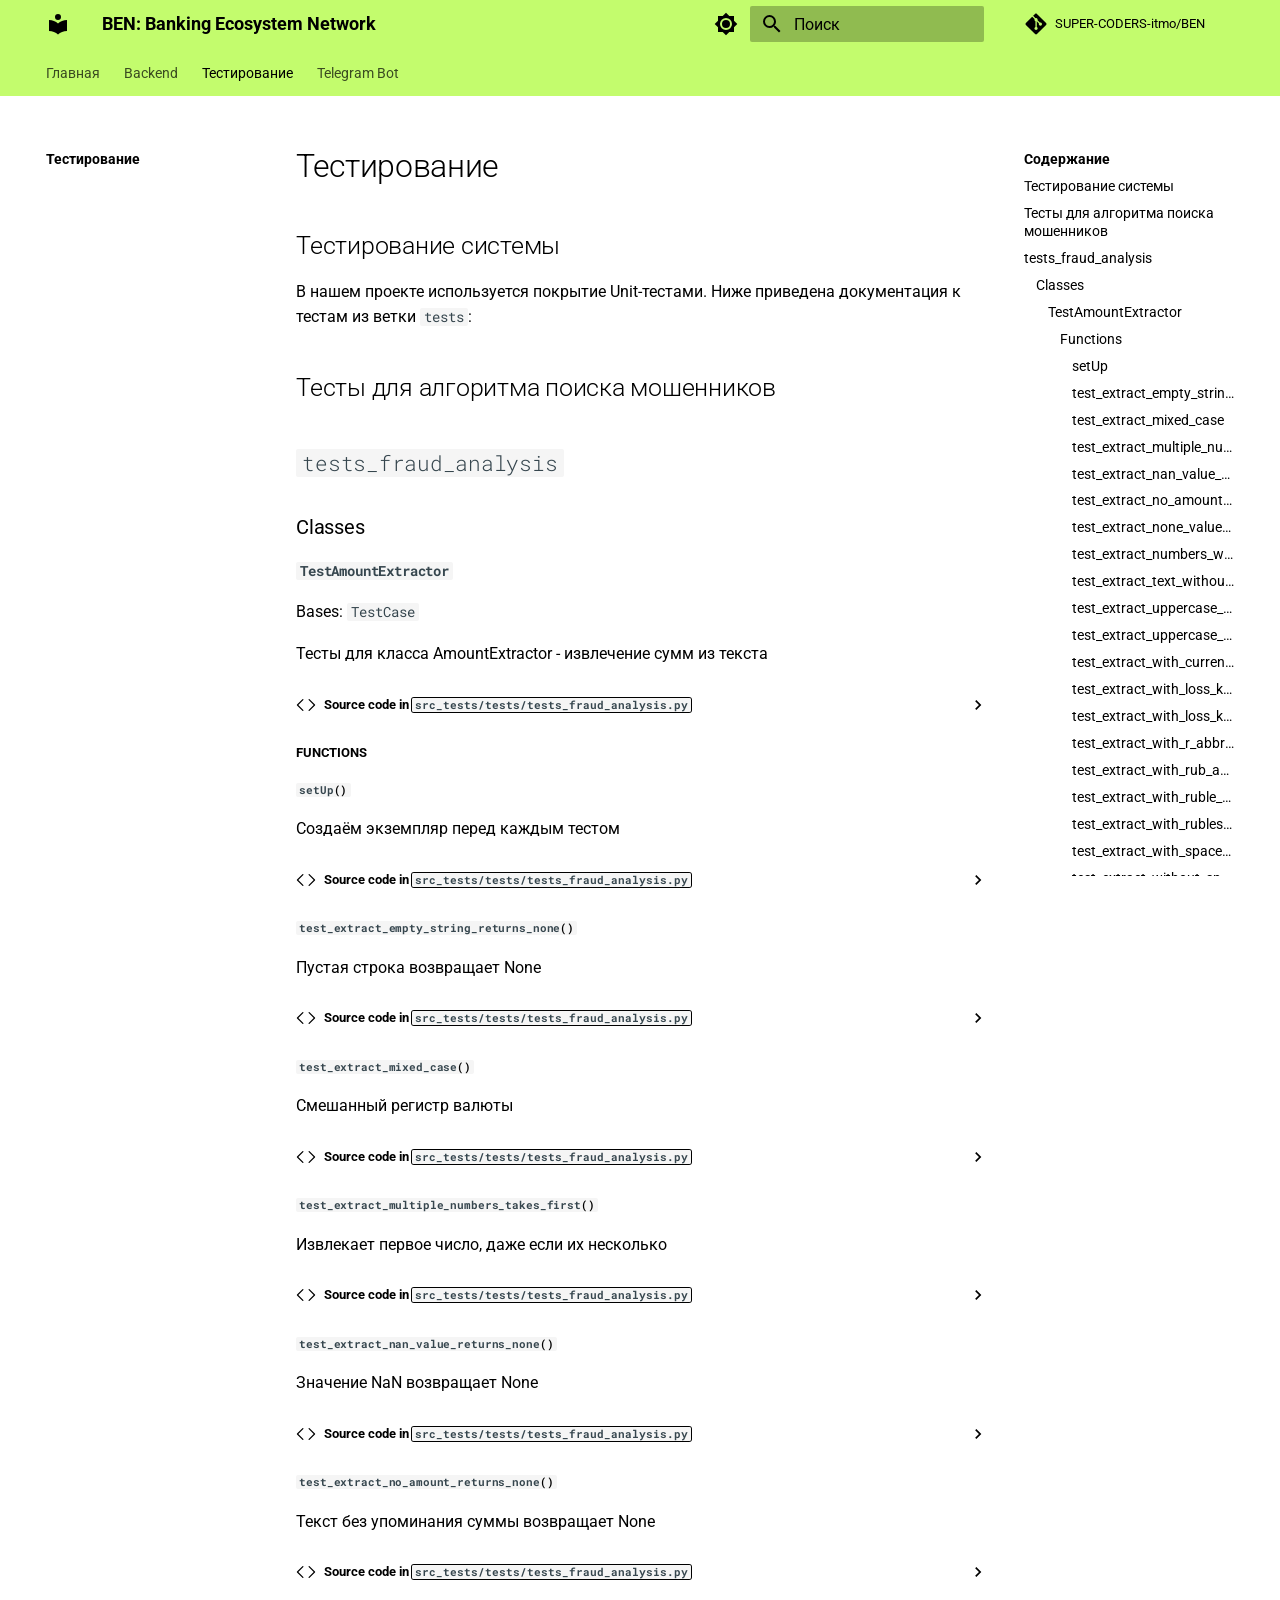
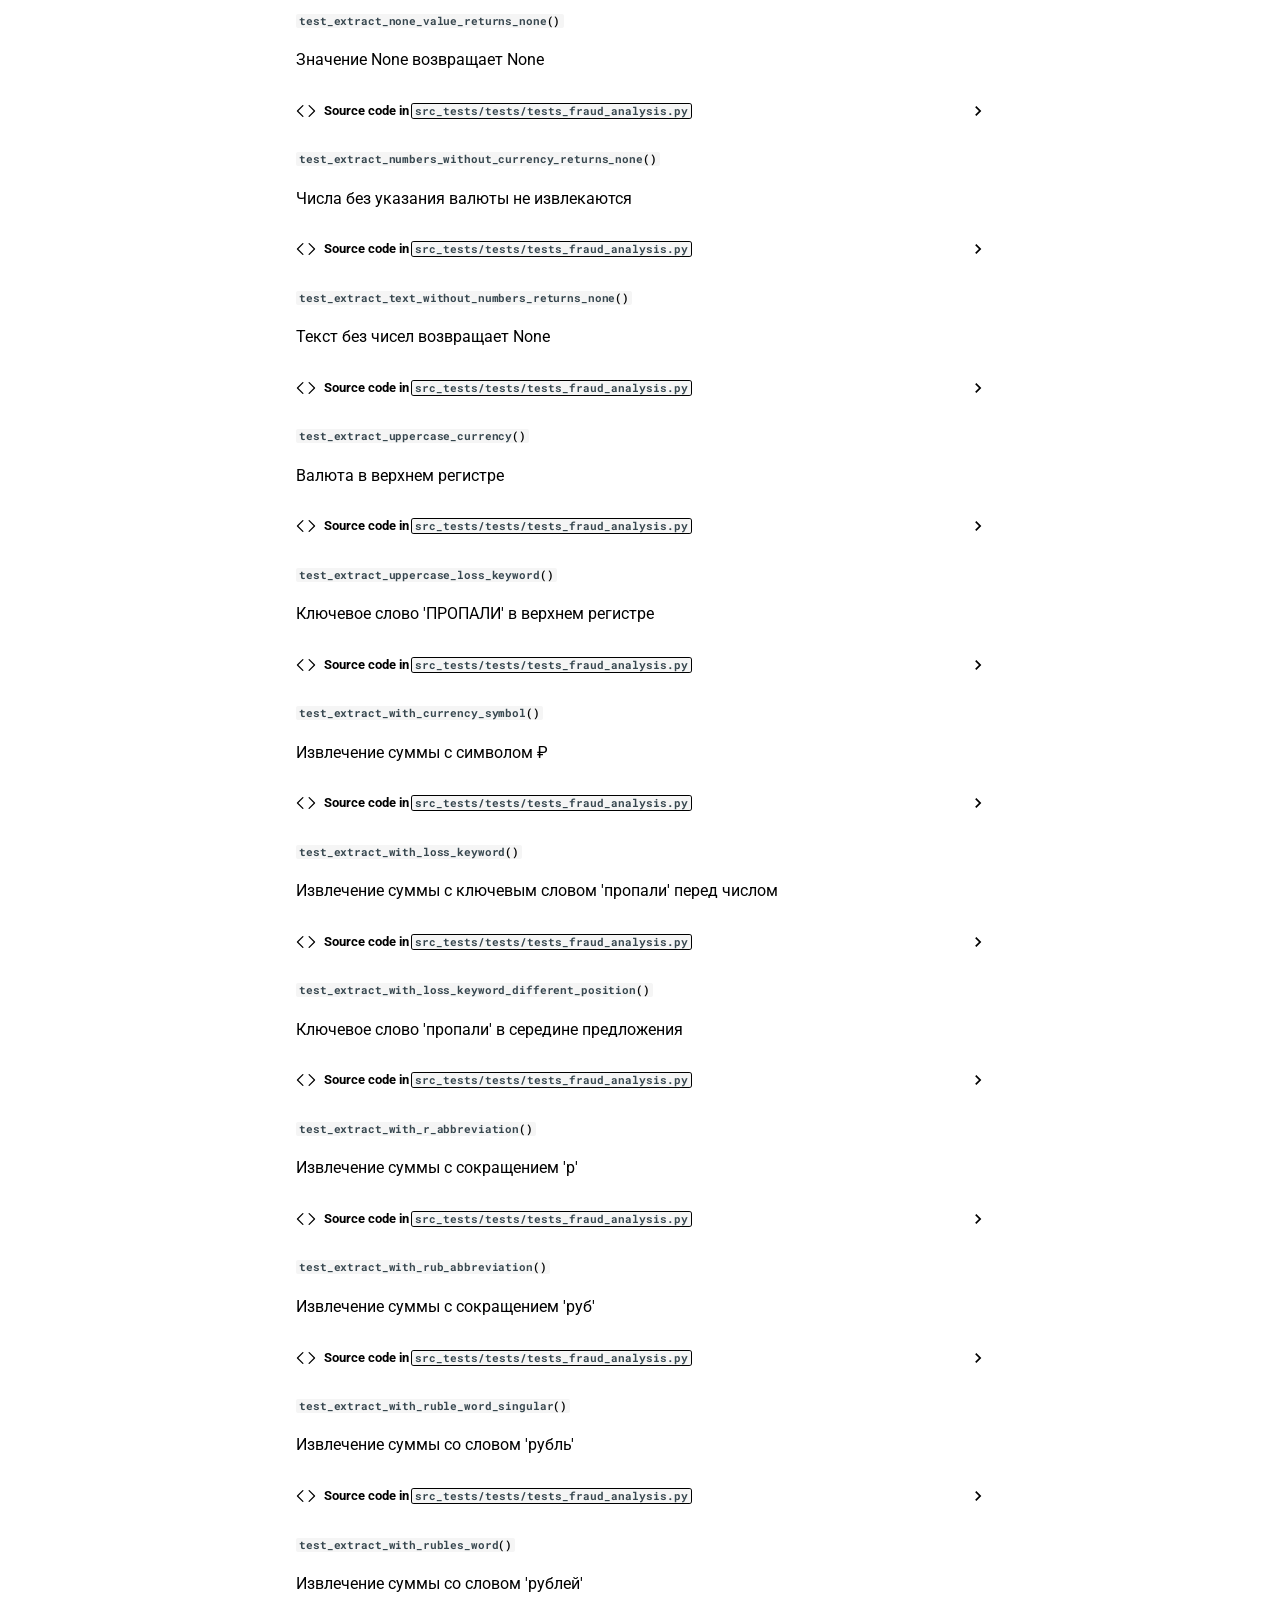
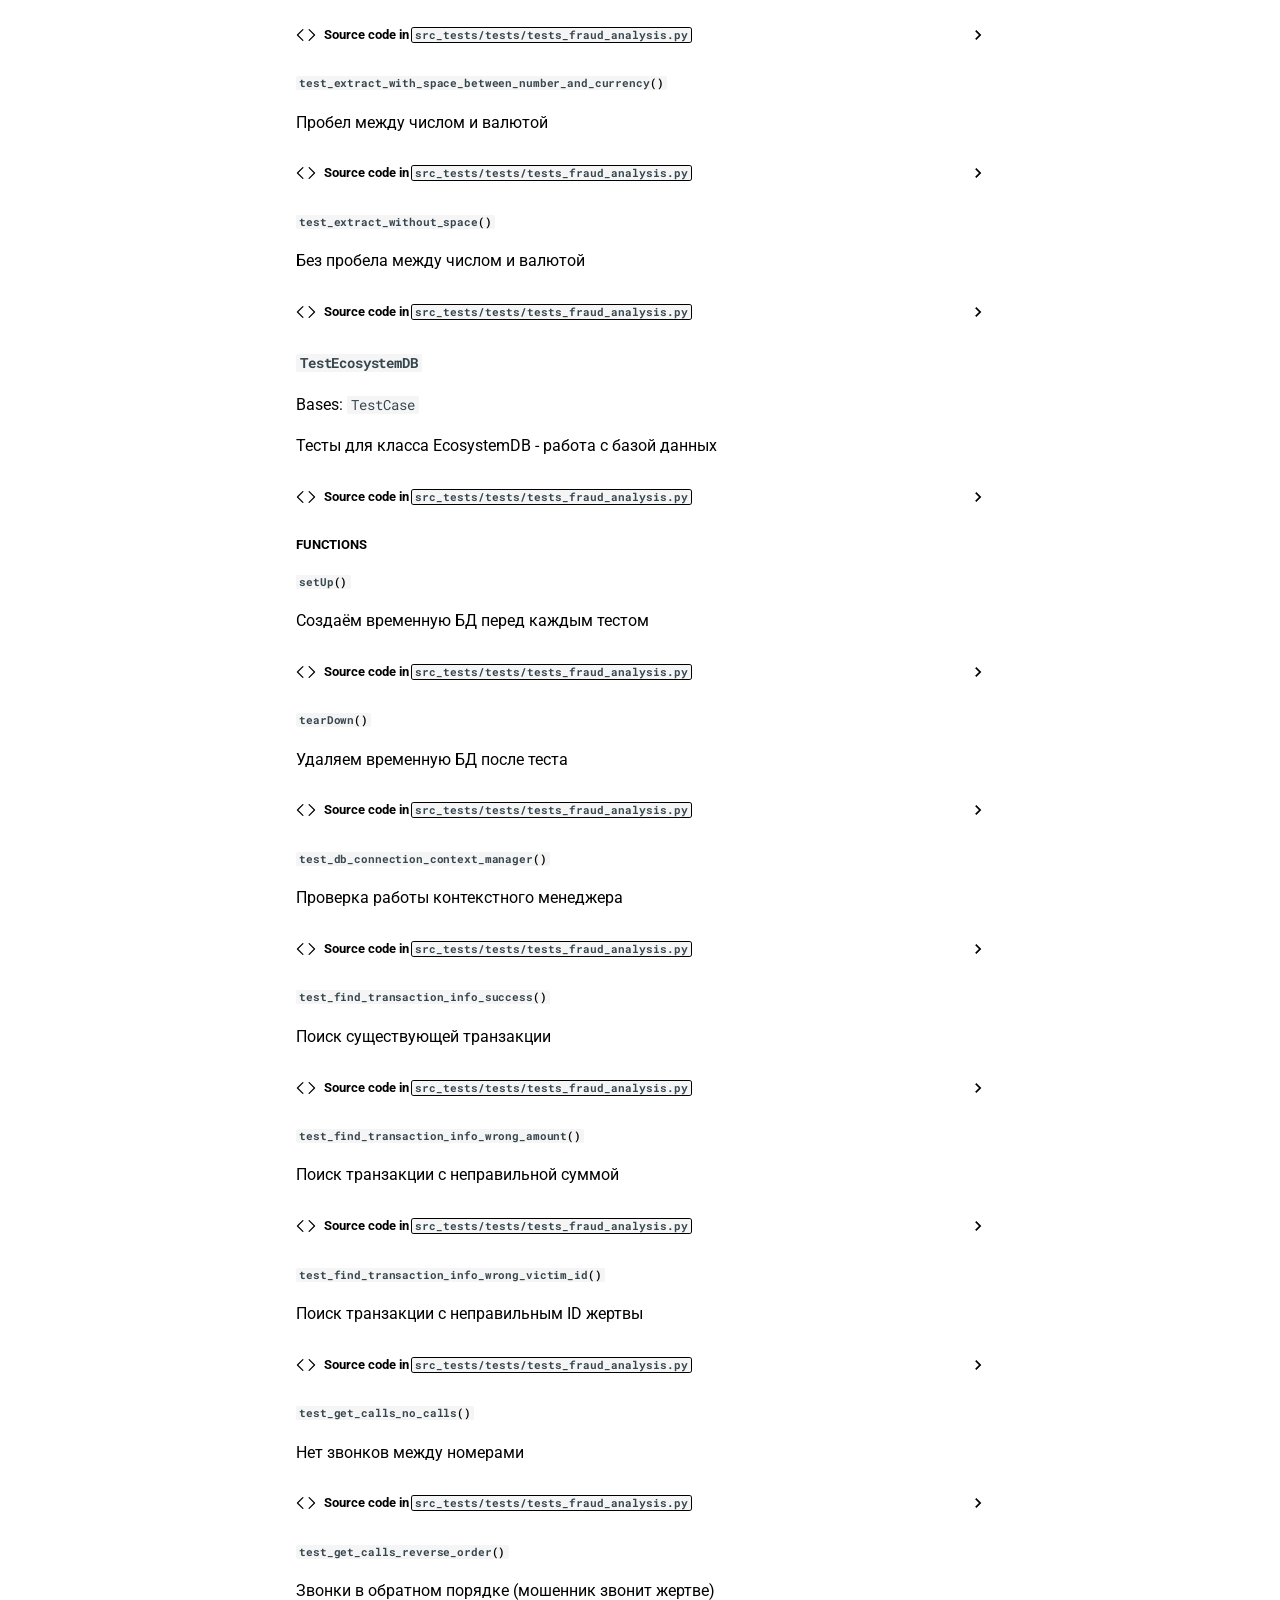
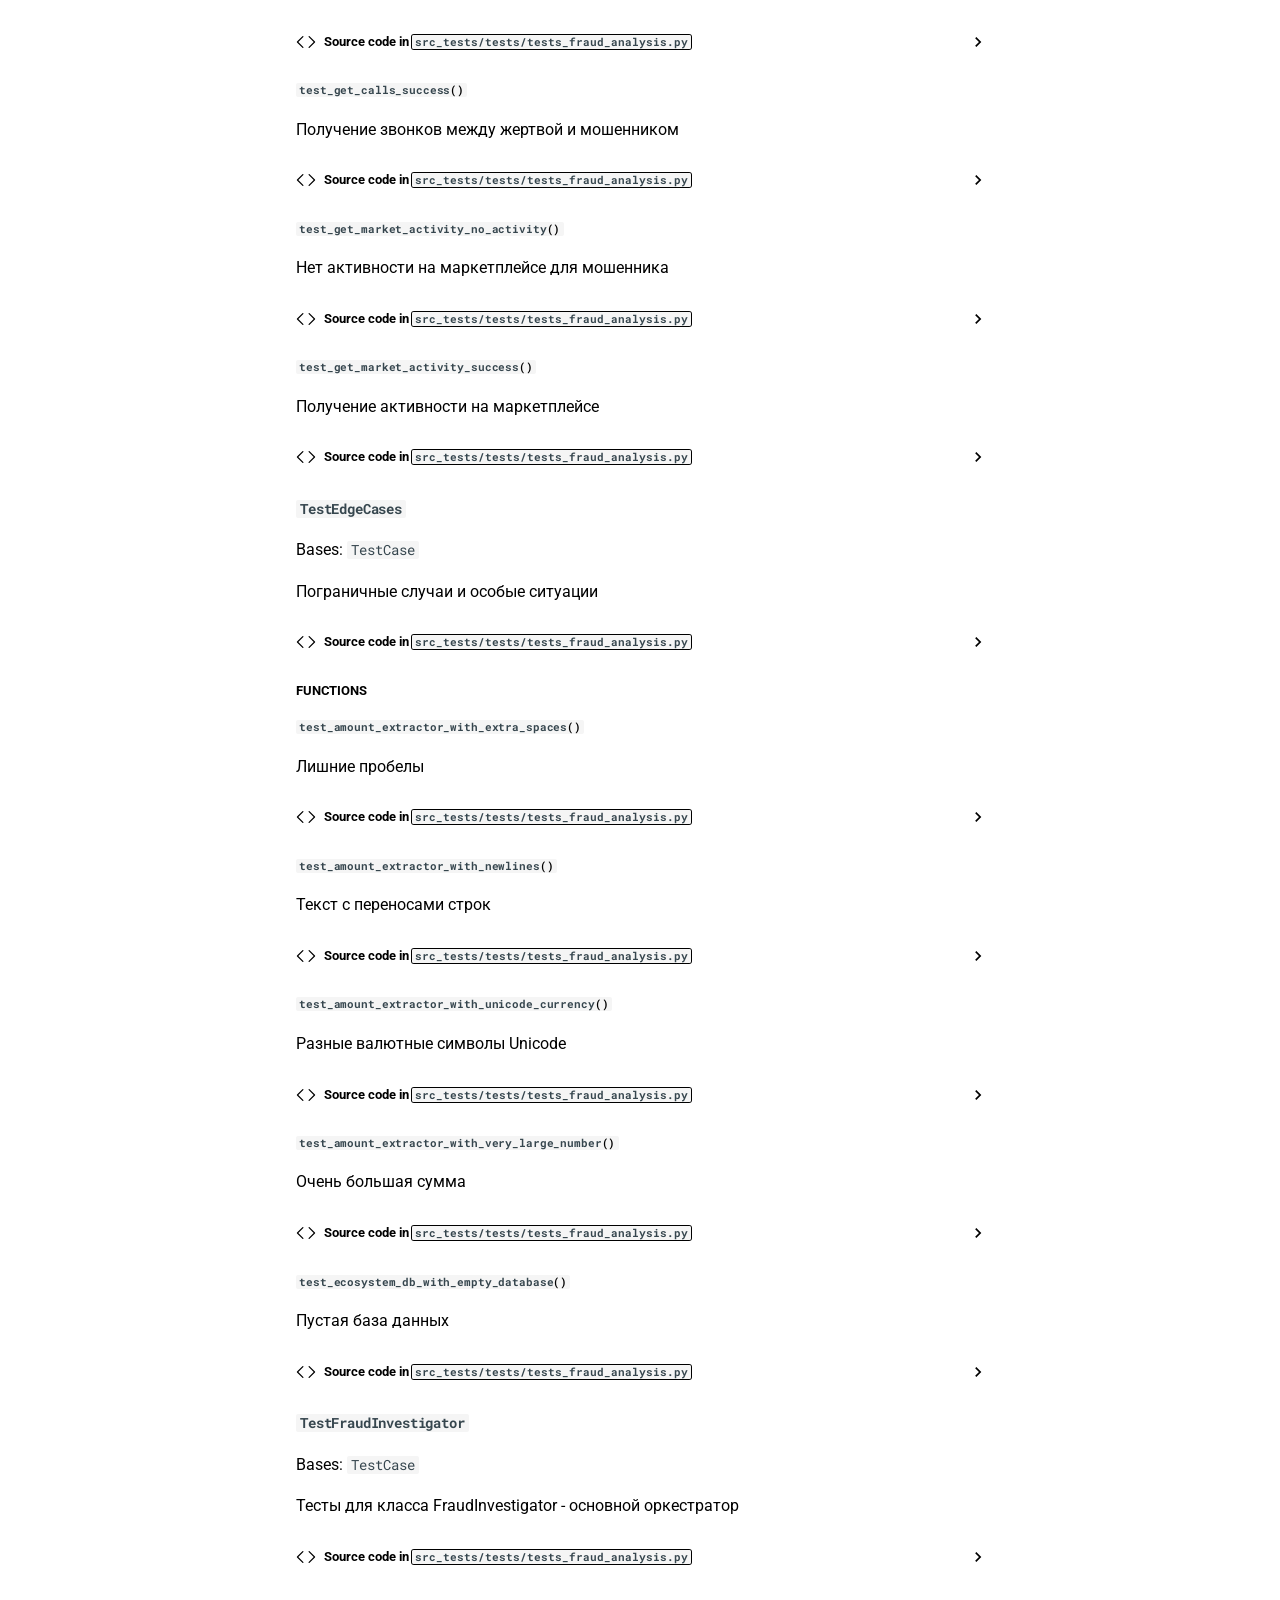
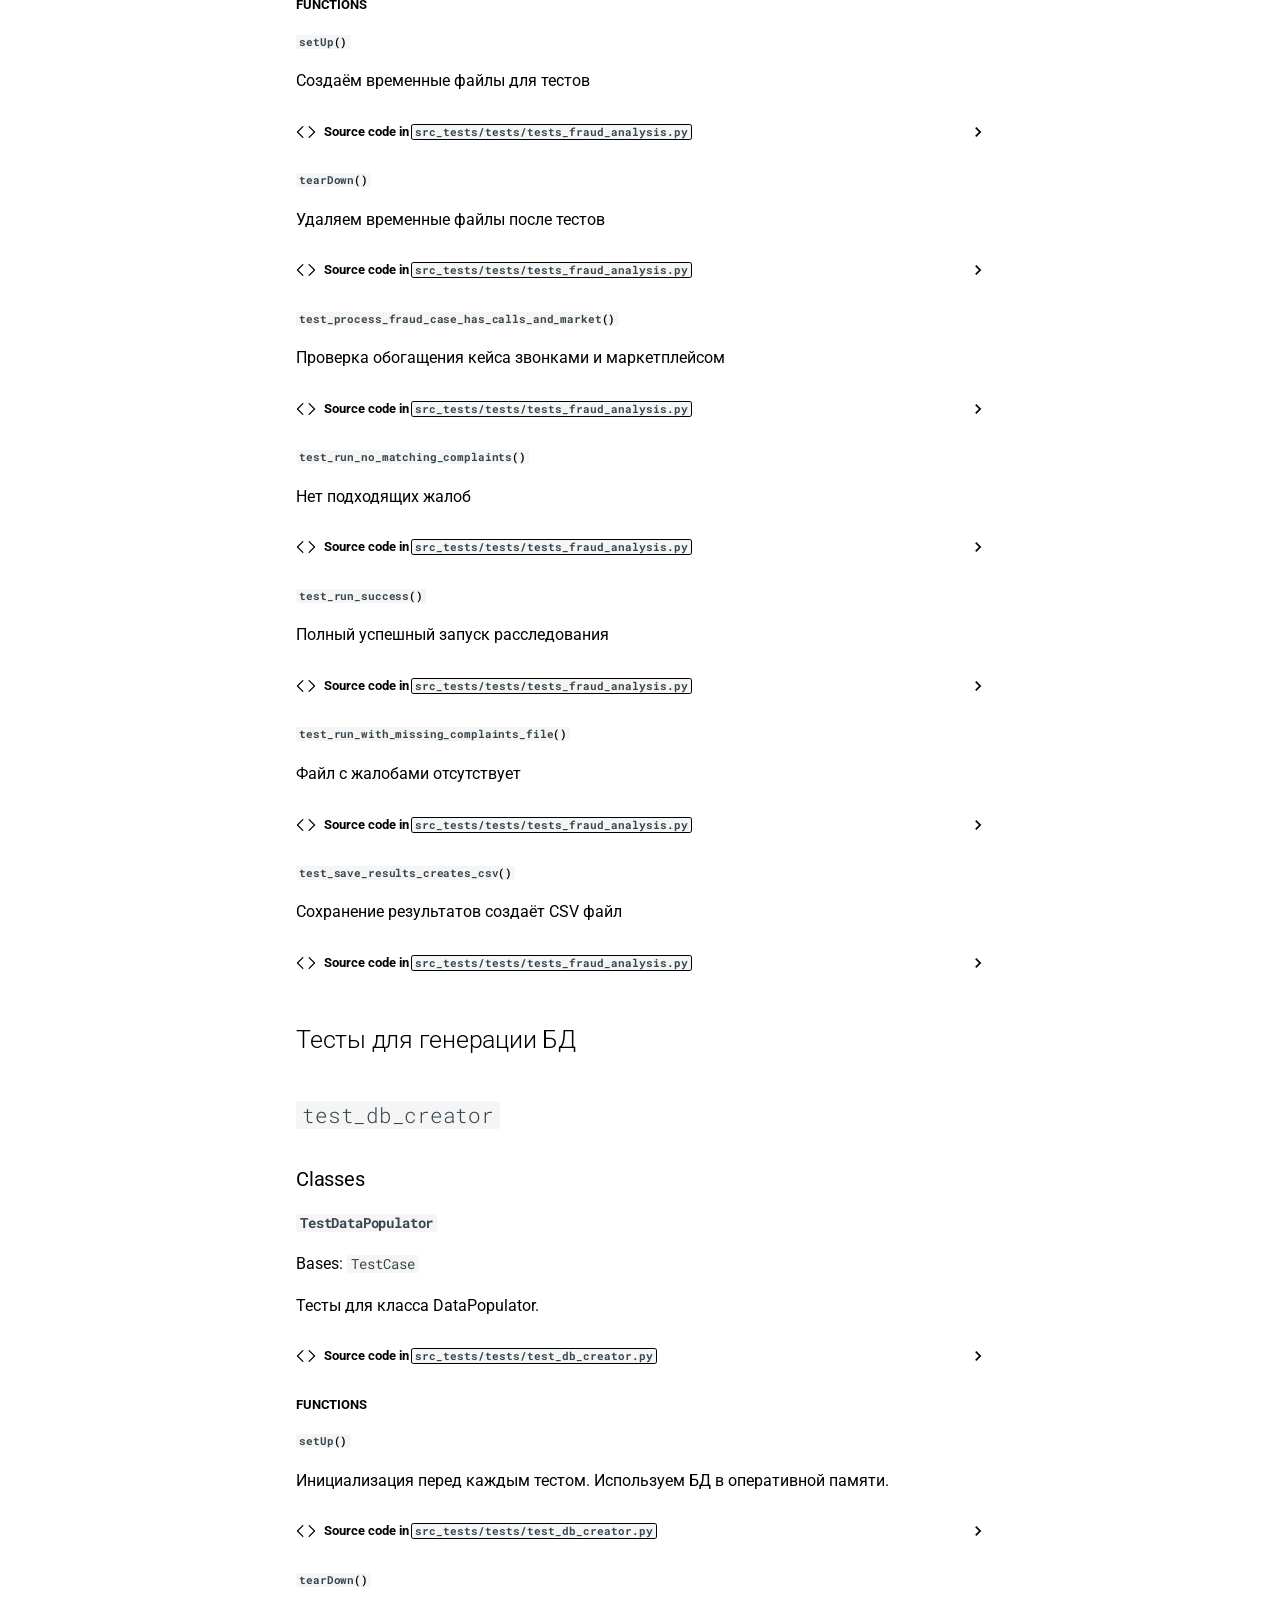
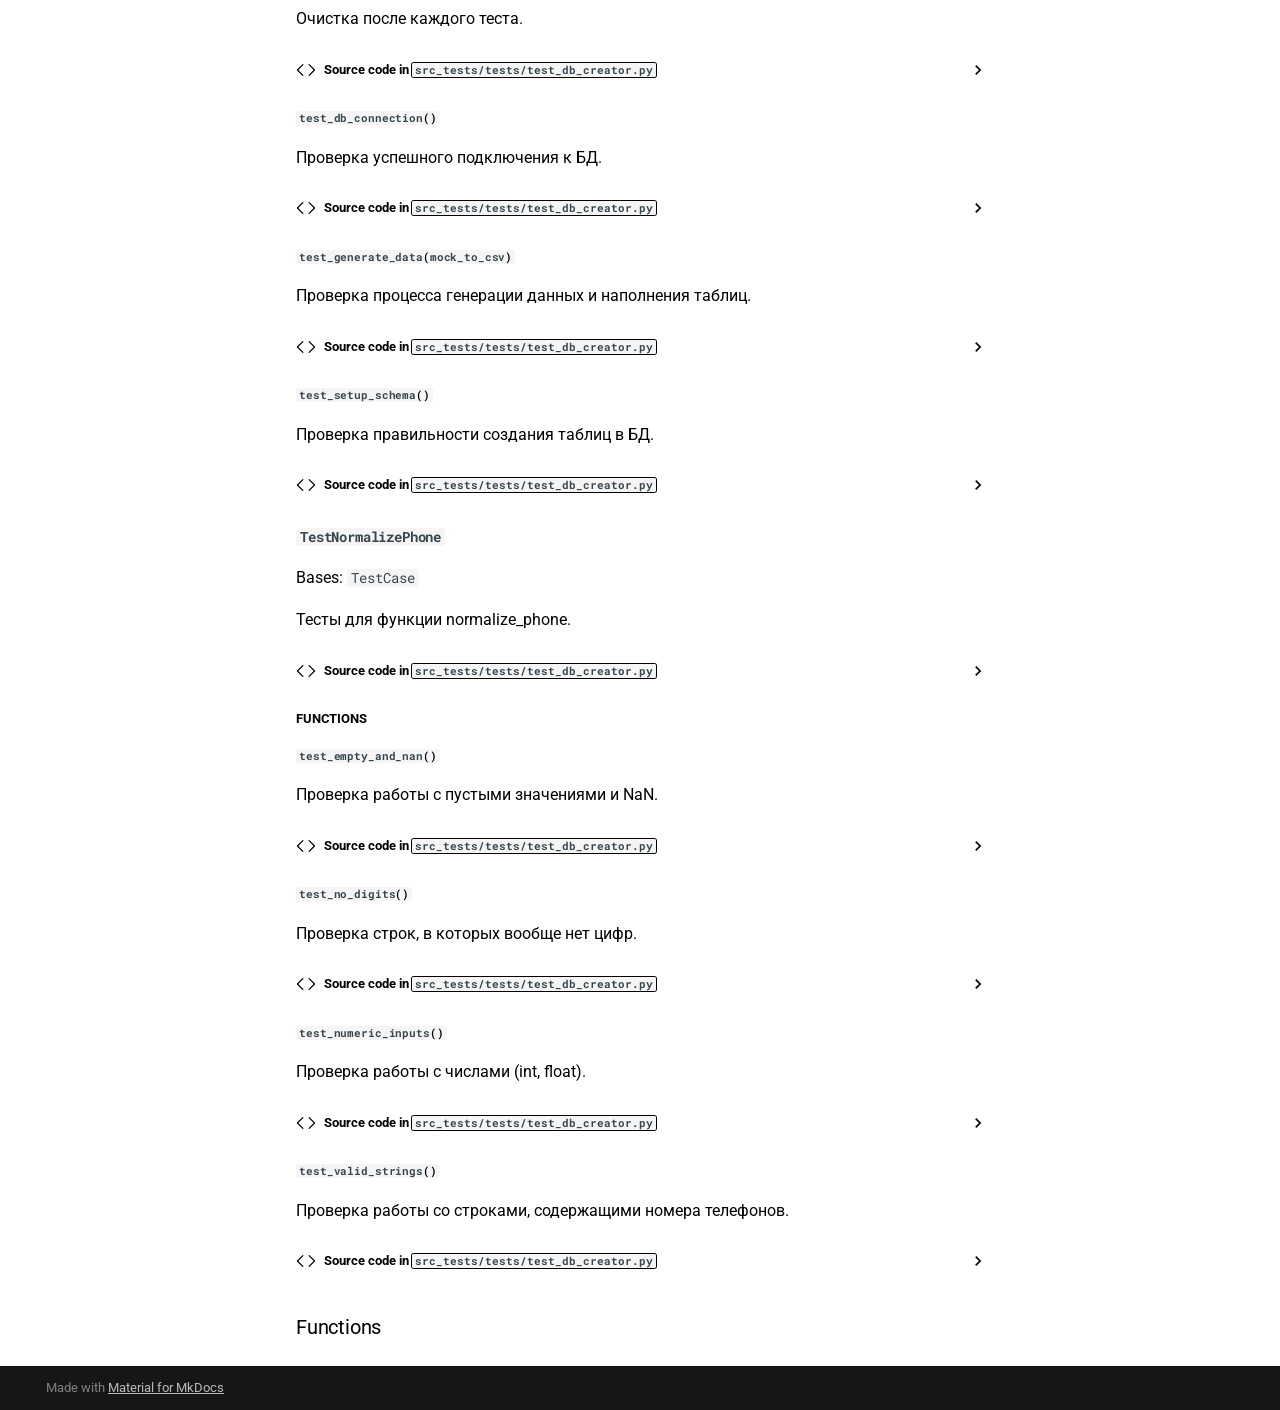
<file: tests/index.html>
<!doctype html>
<html lang="ru" class="no-js">
  <head>
    
      <meta charset="utf-8">
      <meta name="viewport" content="width=device-width,initial-scale=1">
      
      
      
        <link rel="canonical" href="https://SUPER-CODERS-itmo.github.io/BEN/tests/">
      
      
        <link rel="prev" href="../backend/">
      
      
        <link rel="next" href="../tg/">
      
      
        
      
      
      <link rel="icon" href="../assets/images/favicon.png">
      <meta name="generator" content="mkdocs-1.6.1, mkdocs-material-9.7.6">
    
    
      
        <title>Тестирование - BEN: Banking Ecosystem Network</title>
      
    
    
      <link rel="stylesheet" href="../assets/stylesheets/main.484c7ddc.min.css">
      
        
        <link rel="stylesheet" href="../assets/stylesheets/palette.ab4e12ef.min.css">
      
      


    
    
      
    
    
      
        
        
        <link rel="preconnect" href="https://fonts.gstatic.com" crossorigin>
        <link rel="stylesheet" href="https://fonts.googleapis.com/css?family=Roboto:300,300i,400,400i,700,700i%7CRoboto+Mono:400,400i,700,700i&display=fallback">
        <style>:root{--md-text-font:"Roboto";--md-code-font:"Roboto Mono"}</style>
      
    
    
      <link rel="stylesheet" href="../assets/_mkdocstrings.css">
    
      <link rel="stylesheet" href="../stylesheets/extra.css">
    
    <script>__md_scope=new URL("..",location),__md_hash=e=>[...e].reduce(((e,_)=>(e<<5)-e+_.charCodeAt(0)),0),__md_get=(e,_=localStorage,t=__md_scope)=>JSON.parse(_.getItem(t.pathname+"."+e)),__md_set=(e,_,t=localStorage,a=__md_scope)=>{try{t.setItem(a.pathname+"."+e,JSON.stringify(_))}catch(e){}}</script>
    
      

    
    
  </head>
  
  
    
    
      
    
    
    
    
    <body dir="ltr" data-md-color-scheme="default" data-md-color-primary="indigo" data-md-color-accent="indigo">
  
    
    <input class="md-toggle" data-md-toggle="drawer" type="checkbox" id="__drawer" autocomplete="off">
    <input class="md-toggle" data-md-toggle="search" type="checkbox" id="__search" autocomplete="off">
    <label class="md-overlay" for="__drawer"></label>
    <div data-md-component="skip">
      
        
        <a href="#_1" class="md-skip">
          Перейти к содержанию
        </a>
      
    </div>
    <div data-md-component="announce">
      
    </div>
    
    
      

<header class="md-header" data-md-component="header">
  <nav class="md-header__inner md-grid" aria-label="Верхний колонтитул">
    <a href=".." title="BEN: Banking Ecosystem Network" class="md-header__button md-logo" aria-label="BEN: Banking Ecosystem Network" data-md-component="logo">
      
  
  <svg xmlns="http://www.w3.org/2000/svg" viewBox="0 0 24 24"><path d="M12 8a3 3 0 0 0 3-3 3 3 0 0 0-3-3 3 3 0 0 0-3 3 3 3 0 0 0 3 3m0 3.54C9.64 9.35 6.5 8 3 8v11c3.5 0 6.64 1.35 9 3.54 2.36-2.19 5.5-3.54 9-3.54V8c-3.5 0-6.64 1.35-9 3.54"/></svg>

    </a>
    <label class="md-header__button md-icon" for="__drawer">
      
      <svg xmlns="http://www.w3.org/2000/svg" viewBox="0 0 24 24"><path d="M3 6h18v2H3zm0 5h18v2H3zm0 5h18v2H3z"/></svg>
    </label>
    <div class="md-header__title" data-md-component="header-title">
      <div class="md-header__ellipsis">
        <div class="md-header__topic">
          <span class="md-ellipsis">
            BEN: Banking Ecosystem Network
          </span>
        </div>
        <div class="md-header__topic" data-md-component="header-topic">
          <span class="md-ellipsis">
            
              Тестирование
            
          </span>
        </div>
      </div>
    </div>
    
      
        <form class="md-header__option" data-md-component="palette">
  
    
    
    
    <input class="md-option" data-md-color-media="(prefers-color-scheme: light)" data-md-color-scheme="default" data-md-color-primary="indigo" data-md-color-accent="indigo"  aria-label="Темная тема"  type="radio" name="__palette" id="__palette_0">
    
      <label class="md-header__button md-icon" title="Темная тема" for="__palette_1" hidden>
        <svg xmlns="http://www.w3.org/2000/svg" viewBox="0 0 24 24"><path d="M12 8a4 4 0 0 0-4 4 4 4 0 0 0 4 4 4 4 0 0 0 4-4 4 4 0 0 0-4-4m0 10a6 6 0 0 1-6-6 6 6 0 0 1 6-6 6 6 0 0 1 6 6 6 6 0 0 1-6 6m8-9.31V4h-4.69L12 .69 8.69 4H4v4.69L.69 12 4 15.31V20h4.69L12 23.31 15.31 20H20v-4.69L23.31 12z"/></svg>
      </label>
    
  
    
    
    
    <input class="md-option" data-md-color-media="(prefers-color-scheme: dark)" data-md-color-scheme="slate" data-md-color-primary="indigo" data-md-color-accent="indigo"  aria-label="Светлая тема"  type="radio" name="__palette" id="__palette_1">
    
      <label class="md-header__button md-icon" title="Светлая тема" for="__palette_0" hidden>
        <svg xmlns="http://www.w3.org/2000/svg" viewBox="0 0 24 24"><path d="M12 18c-.89 0-1.74-.2-2.5-.55C11.56 16.5 13 14.42 13 12s-1.44-4.5-3.5-5.45C10.26 6.2 11.11 6 12 6a6 6 0 0 1 6 6 6 6 0 0 1-6 6m8-9.31V4h-4.69L12 .69 8.69 4H4v4.69L.69 12 4 15.31V20h4.69L12 23.31 15.31 20H20v-4.69L23.31 12z"/></svg>
      </label>
    
  
</form>
      
    
    
      <script>var palette=__md_get("__palette");if(palette&&palette.color){if("(prefers-color-scheme)"===palette.color.media){var media=matchMedia("(prefers-color-scheme: light)"),input=document.querySelector(media.matches?"[data-md-color-media='(prefers-color-scheme: light)']":"[data-md-color-media='(prefers-color-scheme: dark)']");palette.color.media=input.getAttribute("data-md-color-media"),palette.color.scheme=input.getAttribute("data-md-color-scheme"),palette.color.primary=input.getAttribute("data-md-color-primary"),palette.color.accent=input.getAttribute("data-md-color-accent")}for(var[key,value]of Object.entries(palette.color))document.body.setAttribute("data-md-color-"+key,value)}</script>
    
    
    
      
      
        <label class="md-header__button md-icon" for="__search">
          
          <svg xmlns="http://www.w3.org/2000/svg" viewBox="0 0 24 24"><path d="M9.5 3A6.5 6.5 0 0 1 16 9.5c0 1.61-.59 3.09-1.56 4.23l.27.27h.79l5 5-1.5 1.5-5-5v-.79l-.27-.27A6.52 6.52 0 0 1 9.5 16 6.5 6.5 0 0 1 3 9.5 6.5 6.5 0 0 1 9.5 3m0 2C7 5 5 7 5 9.5S7 14 9.5 14 14 12 14 9.5 12 5 9.5 5"/></svg>
        </label>
        <div class="md-search" data-md-component="search" role="dialog">
  <label class="md-search__overlay" for="__search"></label>
  <div class="md-search__inner" role="search">
    <form class="md-search__form" name="search">
      <input type="text" class="md-search__input" name="query" aria-label="Поиск" placeholder="Поиск" autocapitalize="off" autocorrect="off" autocomplete="off" spellcheck="false" data-md-component="search-query" required>
      <label class="md-search__icon md-icon" for="__search">
        
        <svg xmlns="http://www.w3.org/2000/svg" viewBox="0 0 24 24"><path d="M9.5 3A6.5 6.5 0 0 1 16 9.5c0 1.61-.59 3.09-1.56 4.23l.27.27h.79l5 5-1.5 1.5-5-5v-.79l-.27-.27A6.52 6.52 0 0 1 9.5 16 6.5 6.5 0 0 1 3 9.5 6.5 6.5 0 0 1 9.5 3m0 2C7 5 5 7 5 9.5S7 14 9.5 14 14 12 14 9.5 12 5 9.5 5"/></svg>
        
        <svg xmlns="http://www.w3.org/2000/svg" viewBox="0 0 24 24"><path d="M20 11v2H8l5.5 5.5-1.42 1.42L4.16 12l7.92-7.92L13.5 5.5 8 11z"/></svg>
      </label>
      <nav class="md-search__options" aria-label="Поиск">
        
          <a href="javascript:void(0)" class="md-search__icon md-icon" title="Поделиться" aria-label="Поделиться" data-clipboard data-clipboard-text="" data-md-component="search-share" tabindex="-1">
            
            <svg xmlns="http://www.w3.org/2000/svg" viewBox="0 0 24 24"><path d="M18 16.08c-.76 0-1.44.3-1.96.77L8.91 12.7c.05-.23.09-.46.09-.7s-.04-.47-.09-.7l7.05-4.11c.54.5 1.25.81 2.04.81a3 3 0 0 0 3-3 3 3 0 0 0-3-3 3 3 0 0 0-3 3c0 .24.04.47.09.7L8.04 9.81C7.5 9.31 6.79 9 6 9a3 3 0 0 0-3 3 3 3 0 0 0 3 3c.79 0 1.5-.31 2.04-.81l7.12 4.15c-.05.21-.08.43-.08.66 0 1.61 1.31 2.91 2.92 2.91s2.92-1.3 2.92-2.91A2.92 2.92 0 0 0 18 16.08"/></svg>
          </a>
        
        <button type="reset" class="md-search__icon md-icon" title="Очистить" aria-label="Очистить" tabindex="-1">
          
          <svg xmlns="http://www.w3.org/2000/svg" viewBox="0 0 24 24"><path d="M19 6.41 17.59 5 12 10.59 6.41 5 5 6.41 10.59 12 5 17.59 6.41 19 12 13.41 17.59 19 19 17.59 13.41 12z"/></svg>
        </button>
      </nav>
      
        <div class="md-search__suggest" data-md-component="search-suggest"></div>
      
    </form>
    <div class="md-search__output">
      <div class="md-search__scrollwrap" tabindex="0" data-md-scrollfix>
        <div class="md-search-result" data-md-component="search-result">
          <div class="md-search-result__meta">
            Инициализация поиска
          </div>
          <ol class="md-search-result__list" role="presentation"></ol>
        </div>
      </div>
    </div>
  </div>
</div>
      
    
    
      <div class="md-header__source">
        <a href="https://github.com/SUPER-CODERS-itmo/BEN" title="Перейти к репозиторию" class="md-source" data-md-component="source">
  <div class="md-source__icon md-icon">
    
    <svg xmlns="http://www.w3.org/2000/svg" viewBox="0 0 448 512"><!--! Font Awesome Free 7.1.0 by @fontawesome - https://fontawesome.com License - https://fontawesome.com/license/free (Icons: CC BY 4.0, Fonts: SIL OFL 1.1, Code: MIT License) Copyright 2025 Fonticons, Inc.--><path d="M439.6 236.1 244 40.5c-5.4-5.5-12.8-8.5-20.4-8.5s-15 3-20.4 8.4L162.5 81l51.5 51.5c27.1-9.1 52.7 16.8 43.4 43.7l49.7 49.7c34.2-11.8 61.2 31 35.5 56.7-26.5 26.5-70.2-2.9-56-37.3L240.3 199v121.9c25.3 12.5 22.3 41.8 9.1 55-6.4 6.4-15.2 10.1-24.3 10.1s-17.8-3.6-24.3-10.1c-17.6-17.6-11.1-46.9 11.2-56v-123c-20.8-8.5-24.6-30.7-18.6-45L142.6 101 8.5 235.1C3 240.6 0 247.9 0 255.5s3 15 8.5 20.4l195.6 195.7c5.4 5.4 12.7 8.4 20.4 8.4s15-3 20.4-8.4l194.7-194.7c5.4-5.4 8.4-12.8 8.4-20.4s-3-15-8.4-20.4"/></svg>
  </div>
  <div class="md-source__repository">
    SUPER-CODERS-itmo/BEN
  </div>
</a>
      </div>
    
  </nav>
  
</header>
    
    <div class="md-container" data-md-component="container">
      
      
        
          
            
<nav class="md-tabs" aria-label="Вкладки" data-md-component="tabs">
  <div class="md-grid">
    <ul class="md-tabs__list">
      
        
  
  
  
  
    <li class="md-tabs__item">
      <a href=".." class="md-tabs__link">
        
  
  
    
  
  Главная

      </a>
    </li>
  

      
        
  
  
  
  
    <li class="md-tabs__item">
      <a href="../backend/" class="md-tabs__link">
        
  
  
    
  
  Backend

      </a>
    </li>
  

      
        
  
  
  
    
  
  
    <li class="md-tabs__item md-tabs__item--active">
      <a href="./" class="md-tabs__link">
        
  
  
    
  
  Тестирование

      </a>
    </li>
  

      
        
  
  
  
  
    <li class="md-tabs__item">
      <a href="../tg/" class="md-tabs__link">
        
  
  
    
  
  Telegram Bot

      </a>
    </li>
  

      
    </ul>
  </div>
</nav>
          
        
      
      <main class="md-main" data-md-component="main">
        <div class="md-main__inner md-grid">
          
            
              
              <div class="md-sidebar md-sidebar--primary" data-md-component="sidebar" data-md-type="navigation" >
                <div class="md-sidebar__scrollwrap">
                  <div class="md-sidebar__inner">
                    


  


<nav class="md-nav md-nav--primary md-nav--lifted" aria-label="Навигация" data-md-level="0">
  <label class="md-nav__title" for="__drawer">
    <a href=".." title="BEN: Banking Ecosystem Network" class="md-nav__button md-logo" aria-label="BEN: Banking Ecosystem Network" data-md-component="logo">
      
  
  <svg xmlns="http://www.w3.org/2000/svg" viewBox="0 0 24 24"><path d="M12 8a3 3 0 0 0 3-3 3 3 0 0 0-3-3 3 3 0 0 0-3 3 3 3 0 0 0 3 3m0 3.54C9.64 9.35 6.5 8 3 8v11c3.5 0 6.64 1.35 9 3.54 2.36-2.19 5.5-3.54 9-3.54V8c-3.5 0-6.64 1.35-9 3.54"/></svg>

    </a>
    BEN: Banking Ecosystem Network
  </label>
  
    <div class="md-nav__source">
      <a href="https://github.com/SUPER-CODERS-itmo/BEN" title="Перейти к репозиторию" class="md-source" data-md-component="source">
  <div class="md-source__icon md-icon">
    
    <svg xmlns="http://www.w3.org/2000/svg" viewBox="0 0 448 512"><!--! Font Awesome Free 7.1.0 by @fontawesome - https://fontawesome.com License - https://fontawesome.com/license/free (Icons: CC BY 4.0, Fonts: SIL OFL 1.1, Code: MIT License) Copyright 2025 Fonticons, Inc.--><path d="M439.6 236.1 244 40.5c-5.4-5.5-12.8-8.5-20.4-8.5s-15 3-20.4 8.4L162.5 81l51.5 51.5c27.1-9.1 52.7 16.8 43.4 43.7l49.7 49.7c34.2-11.8 61.2 31 35.5 56.7-26.5 26.5-70.2-2.9-56-37.3L240.3 199v121.9c25.3 12.5 22.3 41.8 9.1 55-6.4 6.4-15.2 10.1-24.3 10.1s-17.8-3.6-24.3-10.1c-17.6-17.6-11.1-46.9 11.2-56v-123c-20.8-8.5-24.6-30.7-18.6-45L142.6 101 8.5 235.1C3 240.6 0 247.9 0 255.5s3 15 8.5 20.4l195.6 195.7c5.4 5.4 12.7 8.4 20.4 8.4s15-3 20.4-8.4l194.7-194.7c5.4-5.4 8.4-12.8 8.4-20.4s-3-15-8.4-20.4"/></svg>
  </div>
  <div class="md-source__repository">
    SUPER-CODERS-itmo/BEN
  </div>
</a>
    </div>
  
  <ul class="md-nav__list" data-md-scrollfix>
    
      
      
  
  
  
  
    <li class="md-nav__item">
      <a href=".." class="md-nav__link">
        
  
  
  <span class="md-ellipsis">
    
  
    Главная
  

    
  </span>
  
  

      </a>
    </li>
  

    
      
      
  
  
  
  
    <li class="md-nav__item">
      <a href="../backend/" class="md-nav__link">
        
  
  
  <span class="md-ellipsis">
    
  
    Backend
  

    
  </span>
  
  

      </a>
    </li>
  

    
      
      
  
  
    
  
  
  
    <li class="md-nav__item md-nav__item--active">
      
      <input class="md-nav__toggle md-toggle" type="checkbox" id="__toc">
      
      
      
        <label class="md-nav__link md-nav__link--active" for="__toc">
          
  
  
  <span class="md-ellipsis">
    
  
    Тестирование
  

    
  </span>
  
  

          <span class="md-nav__icon md-icon"></span>
        </label>
      
      <a href="./" class="md-nav__link md-nav__link--active">
        
  
  
  <span class="md-ellipsis">
    
  
    Тестирование
  

    
  </span>
  
  

      </a>
      
        

<nav class="md-nav md-nav--secondary" aria-label="Содержание">
  
  
  
  
    <label class="md-nav__title" for="__toc">
      <span class="md-nav__icon md-icon"></span>
      Содержание
    </label>
    <ul class="md-nav__list" data-md-component="toc" data-md-scrollfix>
      
        <li class="md-nav__item">
  <a href="#_1" class="md-nav__link">
    <span class="md-ellipsis">
      
        Тестирование системы
      
    </span>
  </a>
  
</li>
      
        <li class="md-nav__item">
  <a href="#_2" class="md-nav__link">
    <span class="md-ellipsis">
      
        Тесты для алгоритма поиска мошенников
      
    </span>
  </a>
  
</li>
      
        <li class="md-nav__item">
  <a href="#tests_fraud_analysis" class="md-nav__link">
    <span class="md-ellipsis">
      
        tests_fraud_analysis
      
    </span>
  </a>
  
    <nav class="md-nav" aria-label="tests_fraud_analysis">
      <ul class="md-nav__list">
        
          <li class="md-nav__item">
  <a href="#tests_fraud_analysis-classes" class="md-nav__link">
    <span class="md-ellipsis">
      
        Classes
      
    </span>
  </a>
  
    <nav class="md-nav" aria-label="Classes">
      <ul class="md-nav__list">
        
          <li class="md-nav__item">
  <a href="#tests_fraud_analysis.TestAmountExtractor" class="md-nav__link">
    <span class="md-ellipsis">
      
        TestAmountExtractor
      
    </span>
  </a>
  
    <nav class="md-nav" aria-label="TestAmountExtractor">
      <ul class="md-nav__list">
        
          <li class="md-nav__item">
  <a href="#tests_fraud_analysis.TestAmountExtractor-functions" class="md-nav__link">
    <span class="md-ellipsis">
      
        Functions
      
    </span>
  </a>
  
    <nav class="md-nav" aria-label="Functions">
      <ul class="md-nav__list">
        
          <li class="md-nav__item">
  <a href="#tests_fraud_analysis.TestAmountExtractor.setUp" class="md-nav__link">
    <span class="md-ellipsis">
      
        setUp
      
    </span>
  </a>
  
</li>
        
          <li class="md-nav__item">
  <a href="#tests_fraud_analysis.TestAmountExtractor.test_extract_empty_string_returns_none" class="md-nav__link">
    <span class="md-ellipsis">
      
        test_extract_empty_string_returns_none
      
    </span>
  </a>
  
</li>
        
          <li class="md-nav__item">
  <a href="#tests_fraud_analysis.TestAmountExtractor.test_extract_mixed_case" class="md-nav__link">
    <span class="md-ellipsis">
      
        test_extract_mixed_case
      
    </span>
  </a>
  
</li>
        
          <li class="md-nav__item">
  <a href="#tests_fraud_analysis.TestAmountExtractor.test_extract_multiple_numbers_takes_first" class="md-nav__link">
    <span class="md-ellipsis">
      
        test_extract_multiple_numbers_takes_first
      
    </span>
  </a>
  
</li>
        
          <li class="md-nav__item">
  <a href="#tests_fraud_analysis.TestAmountExtractor.test_extract_nan_value_returns_none" class="md-nav__link">
    <span class="md-ellipsis">
      
        test_extract_nan_value_returns_none
      
    </span>
  </a>
  
</li>
        
          <li class="md-nav__item">
  <a href="#tests_fraud_analysis.TestAmountExtractor.test_extract_no_amount_returns_none" class="md-nav__link">
    <span class="md-ellipsis">
      
        test_extract_no_amount_returns_none
      
    </span>
  </a>
  
</li>
        
          <li class="md-nav__item">
  <a href="#tests_fraud_analysis.TestAmountExtractor.test_extract_none_value_returns_none" class="md-nav__link">
    <span class="md-ellipsis">
      
        test_extract_none_value_returns_none
      
    </span>
  </a>
  
</li>
        
          <li class="md-nav__item">
  <a href="#tests_fraud_analysis.TestAmountExtractor.test_extract_numbers_without_currency_returns_none" class="md-nav__link">
    <span class="md-ellipsis">
      
        test_extract_numbers_without_currency_returns_none
      
    </span>
  </a>
  
</li>
        
          <li class="md-nav__item">
  <a href="#tests_fraud_analysis.TestAmountExtractor.test_extract_text_without_numbers_returns_none" class="md-nav__link">
    <span class="md-ellipsis">
      
        test_extract_text_without_numbers_returns_none
      
    </span>
  </a>
  
</li>
        
          <li class="md-nav__item">
  <a href="#tests_fraud_analysis.TestAmountExtractor.test_extract_uppercase_currency" class="md-nav__link">
    <span class="md-ellipsis">
      
        test_extract_uppercase_currency
      
    </span>
  </a>
  
</li>
        
          <li class="md-nav__item">
  <a href="#tests_fraud_analysis.TestAmountExtractor.test_extract_uppercase_loss_keyword" class="md-nav__link">
    <span class="md-ellipsis">
      
        test_extract_uppercase_loss_keyword
      
    </span>
  </a>
  
</li>
        
          <li class="md-nav__item">
  <a href="#tests_fraud_analysis.TestAmountExtractor.test_extract_with_currency_symbol" class="md-nav__link">
    <span class="md-ellipsis">
      
        test_extract_with_currency_symbol
      
    </span>
  </a>
  
</li>
        
          <li class="md-nav__item">
  <a href="#tests_fraud_analysis.TestAmountExtractor.test_extract_with_loss_keyword" class="md-nav__link">
    <span class="md-ellipsis">
      
        test_extract_with_loss_keyword
      
    </span>
  </a>
  
</li>
        
          <li class="md-nav__item">
  <a href="#tests_fraud_analysis.TestAmountExtractor.test_extract_with_loss_keyword_different_position" class="md-nav__link">
    <span class="md-ellipsis">
      
        test_extract_with_loss_keyword_different_position
      
    </span>
  </a>
  
</li>
        
          <li class="md-nav__item">
  <a href="#tests_fraud_analysis.TestAmountExtractor.test_extract_with_r_abbreviation" class="md-nav__link">
    <span class="md-ellipsis">
      
        test_extract_with_r_abbreviation
      
    </span>
  </a>
  
</li>
        
          <li class="md-nav__item">
  <a href="#tests_fraud_analysis.TestAmountExtractor.test_extract_with_rub_abbreviation" class="md-nav__link">
    <span class="md-ellipsis">
      
        test_extract_with_rub_abbreviation
      
    </span>
  </a>
  
</li>
        
          <li class="md-nav__item">
  <a href="#tests_fraud_analysis.TestAmountExtractor.test_extract_with_ruble_word_singular" class="md-nav__link">
    <span class="md-ellipsis">
      
        test_extract_with_ruble_word_singular
      
    </span>
  </a>
  
</li>
        
          <li class="md-nav__item">
  <a href="#tests_fraud_analysis.TestAmountExtractor.test_extract_with_rubles_word" class="md-nav__link">
    <span class="md-ellipsis">
      
        test_extract_with_rubles_word
      
    </span>
  </a>
  
</li>
        
          <li class="md-nav__item">
  <a href="#tests_fraud_analysis.TestAmountExtractor.test_extract_with_space_between_number_and_currency" class="md-nav__link">
    <span class="md-ellipsis">
      
        test_extract_with_space_between_number_and_currency
      
    </span>
  </a>
  
</li>
        
          <li class="md-nav__item">
  <a href="#tests_fraud_analysis.TestAmountExtractor.test_extract_without_space" class="md-nav__link">
    <span class="md-ellipsis">
      
        test_extract_without_space
      
    </span>
  </a>
  
</li>
        
      </ul>
    </nav>
  
</li>
        
      </ul>
    </nav>
  
</li>
        
          <li class="md-nav__item">
  <a href="#tests_fraud_analysis.TestEcosystemDB" class="md-nav__link">
    <span class="md-ellipsis">
      
        TestEcosystemDB
      
    </span>
  </a>
  
    <nav class="md-nav" aria-label="TestEcosystemDB">
      <ul class="md-nav__list">
        
          <li class="md-nav__item">
  <a href="#tests_fraud_analysis.TestEcosystemDB-functions" class="md-nav__link">
    <span class="md-ellipsis">
      
        Functions
      
    </span>
  </a>
  
    <nav class="md-nav" aria-label="Functions">
      <ul class="md-nav__list">
        
          <li class="md-nav__item">
  <a href="#tests_fraud_analysis.TestEcosystemDB.setUp" class="md-nav__link">
    <span class="md-ellipsis">
      
        setUp
      
    </span>
  </a>
  
</li>
        
          <li class="md-nav__item">
  <a href="#tests_fraud_analysis.TestEcosystemDB.tearDown" class="md-nav__link">
    <span class="md-ellipsis">
      
        tearDown
      
    </span>
  </a>
  
</li>
        
          <li class="md-nav__item">
  <a href="#tests_fraud_analysis.TestEcosystemDB.test_db_connection_context_manager" class="md-nav__link">
    <span class="md-ellipsis">
      
        test_db_connection_context_manager
      
    </span>
  </a>
  
</li>
        
          <li class="md-nav__item">
  <a href="#tests_fraud_analysis.TestEcosystemDB.test_find_transaction_info_success" class="md-nav__link">
    <span class="md-ellipsis">
      
        test_find_transaction_info_success
      
    </span>
  </a>
  
</li>
        
          <li class="md-nav__item">
  <a href="#tests_fraud_analysis.TestEcosystemDB.test_find_transaction_info_wrong_amount" class="md-nav__link">
    <span class="md-ellipsis">
      
        test_find_transaction_info_wrong_amount
      
    </span>
  </a>
  
</li>
        
          <li class="md-nav__item">
  <a href="#tests_fraud_analysis.TestEcosystemDB.test_find_transaction_info_wrong_victim_id" class="md-nav__link">
    <span class="md-ellipsis">
      
        test_find_transaction_info_wrong_victim_id
      
    </span>
  </a>
  
</li>
        
          <li class="md-nav__item">
  <a href="#tests_fraud_analysis.TestEcosystemDB.test_get_calls_no_calls" class="md-nav__link">
    <span class="md-ellipsis">
      
        test_get_calls_no_calls
      
    </span>
  </a>
  
</li>
        
          <li class="md-nav__item">
  <a href="#tests_fraud_analysis.TestEcosystemDB.test_get_calls_reverse_order" class="md-nav__link">
    <span class="md-ellipsis">
      
        test_get_calls_reverse_order
      
    </span>
  </a>
  
</li>
        
          <li class="md-nav__item">
  <a href="#tests_fraud_analysis.TestEcosystemDB.test_get_calls_success" class="md-nav__link">
    <span class="md-ellipsis">
      
        test_get_calls_success
      
    </span>
  </a>
  
</li>
        
          <li class="md-nav__item">
  <a href="#tests_fraud_analysis.TestEcosystemDB.test_get_market_activity_no_activity" class="md-nav__link">
    <span class="md-ellipsis">
      
        test_get_market_activity_no_activity
      
    </span>
  </a>
  
</li>
        
          <li class="md-nav__item">
  <a href="#tests_fraud_analysis.TestEcosystemDB.test_get_market_activity_success" class="md-nav__link">
    <span class="md-ellipsis">
      
        test_get_market_activity_success
      
    </span>
  </a>
  
</li>
        
      </ul>
    </nav>
  
</li>
        
      </ul>
    </nav>
  
</li>
        
          <li class="md-nav__item">
  <a href="#tests_fraud_analysis.TestEdgeCases" class="md-nav__link">
    <span class="md-ellipsis">
      
        TestEdgeCases
      
    </span>
  </a>
  
    <nav class="md-nav" aria-label="TestEdgeCases">
      <ul class="md-nav__list">
        
          <li class="md-nav__item">
  <a href="#tests_fraud_analysis.TestEdgeCases-functions" class="md-nav__link">
    <span class="md-ellipsis">
      
        Functions
      
    </span>
  </a>
  
    <nav class="md-nav" aria-label="Functions">
      <ul class="md-nav__list">
        
          <li class="md-nav__item">
  <a href="#tests_fraud_analysis.TestEdgeCases.test_amount_extractor_with_extra_spaces" class="md-nav__link">
    <span class="md-ellipsis">
      
        test_amount_extractor_with_extra_spaces
      
    </span>
  </a>
  
</li>
        
          <li class="md-nav__item">
  <a href="#tests_fraud_analysis.TestEdgeCases.test_amount_extractor_with_newlines" class="md-nav__link">
    <span class="md-ellipsis">
      
        test_amount_extractor_with_newlines
      
    </span>
  </a>
  
</li>
        
          <li class="md-nav__item">
  <a href="#tests_fraud_analysis.TestEdgeCases.test_amount_extractor_with_unicode_currency" class="md-nav__link">
    <span class="md-ellipsis">
      
        test_amount_extractor_with_unicode_currency
      
    </span>
  </a>
  
</li>
        
          <li class="md-nav__item">
  <a href="#tests_fraud_analysis.TestEdgeCases.test_amount_extractor_with_very_large_number" class="md-nav__link">
    <span class="md-ellipsis">
      
        test_amount_extractor_with_very_large_number
      
    </span>
  </a>
  
</li>
        
          <li class="md-nav__item">
  <a href="#tests_fraud_analysis.TestEdgeCases.test_ecosystem_db_with_empty_database" class="md-nav__link">
    <span class="md-ellipsis">
      
        test_ecosystem_db_with_empty_database
      
    </span>
  </a>
  
</li>
        
      </ul>
    </nav>
  
</li>
        
      </ul>
    </nav>
  
</li>
        
          <li class="md-nav__item">
  <a href="#tests_fraud_analysis.TestFraudInvestigator" class="md-nav__link">
    <span class="md-ellipsis">
      
        TestFraudInvestigator
      
    </span>
  </a>
  
    <nav class="md-nav" aria-label="TestFraudInvestigator">
      <ul class="md-nav__list">
        
          <li class="md-nav__item">
  <a href="#tests_fraud_analysis.TestFraudInvestigator-functions" class="md-nav__link">
    <span class="md-ellipsis">
      
        Functions
      
    </span>
  </a>
  
    <nav class="md-nav" aria-label="Functions">
      <ul class="md-nav__list">
        
          <li class="md-nav__item">
  <a href="#tests_fraud_analysis.TestFraudInvestigator.setUp" class="md-nav__link">
    <span class="md-ellipsis">
      
        setUp
      
    </span>
  </a>
  
</li>
        
          <li class="md-nav__item">
  <a href="#tests_fraud_analysis.TestFraudInvestigator.tearDown" class="md-nav__link">
    <span class="md-ellipsis">
      
        tearDown
      
    </span>
  </a>
  
</li>
        
          <li class="md-nav__item">
  <a href="#tests_fraud_analysis.TestFraudInvestigator.test_process_fraud_case_has_calls_and_market" class="md-nav__link">
    <span class="md-ellipsis">
      
        test_process_fraud_case_has_calls_and_market
      
    </span>
  </a>
  
</li>
        
          <li class="md-nav__item">
  <a href="#tests_fraud_analysis.TestFraudInvestigator.test_run_no_matching_complaints" class="md-nav__link">
    <span class="md-ellipsis">
      
        test_run_no_matching_complaints
      
    </span>
  </a>
  
</li>
        
          <li class="md-nav__item">
  <a href="#tests_fraud_analysis.TestFraudInvestigator.test_run_success" class="md-nav__link">
    <span class="md-ellipsis">
      
        test_run_success
      
    </span>
  </a>
  
</li>
        
          <li class="md-nav__item">
  <a href="#tests_fraud_analysis.TestFraudInvestigator.test_run_with_missing_complaints_file" class="md-nav__link">
    <span class="md-ellipsis">
      
        test_run_with_missing_complaints_file
      
    </span>
  </a>
  
</li>
        
          <li class="md-nav__item">
  <a href="#tests_fraud_analysis.TestFraudInvestigator.test_save_results_creates_csv" class="md-nav__link">
    <span class="md-ellipsis">
      
        test_save_results_creates_csv
      
    </span>
  </a>
  
</li>
        
      </ul>
    </nav>
  
</li>
        
      </ul>
    </nav>
  
</li>
        
      </ul>
    </nav>
  
</li>
        
      </ul>
    </nav>
  
</li>
      
        <li class="md-nav__item">
  <a href="#_3" class="md-nav__link">
    <span class="md-ellipsis">
      
        Тесты для генерации БД
      
    </span>
  </a>
  
</li>
      
        <li class="md-nav__item">
  <a href="#test_db_creator" class="md-nav__link">
    <span class="md-ellipsis">
      
        test_db_creator
      
    </span>
  </a>
  
    <nav class="md-nav" aria-label="test_db_creator">
      <ul class="md-nav__list">
        
          <li class="md-nav__item">
  <a href="#test_db_creator-classes" class="md-nav__link">
    <span class="md-ellipsis">
      
        Classes
      
    </span>
  </a>
  
    <nav class="md-nav" aria-label="Classes">
      <ul class="md-nav__list">
        
          <li class="md-nav__item">
  <a href="#test_db_creator.TestDataPopulator" class="md-nav__link">
    <span class="md-ellipsis">
      
        TestDataPopulator
      
    </span>
  </a>
  
    <nav class="md-nav" aria-label="TestDataPopulator">
      <ul class="md-nav__list">
        
          <li class="md-nav__item">
  <a href="#test_db_creator.TestDataPopulator-functions" class="md-nav__link">
    <span class="md-ellipsis">
      
        Functions
      
    </span>
  </a>
  
    <nav class="md-nav" aria-label="Functions">
      <ul class="md-nav__list">
        
          <li class="md-nav__item">
  <a href="#test_db_creator.TestDataPopulator.setUp" class="md-nav__link">
    <span class="md-ellipsis">
      
        setUp
      
    </span>
  </a>
  
</li>
        
          <li class="md-nav__item">
  <a href="#test_db_creator.TestDataPopulator.tearDown" class="md-nav__link">
    <span class="md-ellipsis">
      
        tearDown
      
    </span>
  </a>
  
</li>
        
          <li class="md-nav__item">
  <a href="#test_db_creator.TestDataPopulator.test_db_connection" class="md-nav__link">
    <span class="md-ellipsis">
      
        test_db_connection
      
    </span>
  </a>
  
</li>
        
          <li class="md-nav__item">
  <a href="#test_db_creator.TestDataPopulator.test_generate_data" class="md-nav__link">
    <span class="md-ellipsis">
      
        test_generate_data
      
    </span>
  </a>
  
</li>
        
          <li class="md-nav__item">
  <a href="#test_db_creator.TestDataPopulator.test_setup_schema" class="md-nav__link">
    <span class="md-ellipsis">
      
        test_setup_schema
      
    </span>
  </a>
  
</li>
        
      </ul>
    </nav>
  
</li>
        
      </ul>
    </nav>
  
</li>
        
          <li class="md-nav__item">
  <a href="#test_db_creator.TestNormalizePhone" class="md-nav__link">
    <span class="md-ellipsis">
      
        TestNormalizePhone
      
    </span>
  </a>
  
    <nav class="md-nav" aria-label="TestNormalizePhone">
      <ul class="md-nav__list">
        
          <li class="md-nav__item">
  <a href="#test_db_creator.TestNormalizePhone-functions" class="md-nav__link">
    <span class="md-ellipsis">
      
        Functions
      
    </span>
  </a>
  
    <nav class="md-nav" aria-label="Functions">
      <ul class="md-nav__list">
        
          <li class="md-nav__item">
  <a href="#test_db_creator.TestNormalizePhone.test_empty_and_nan" class="md-nav__link">
    <span class="md-ellipsis">
      
        test_empty_and_nan
      
    </span>
  </a>
  
</li>
        
          <li class="md-nav__item">
  <a href="#test_db_creator.TestNormalizePhone.test_no_digits" class="md-nav__link">
    <span class="md-ellipsis">
      
        test_no_digits
      
    </span>
  </a>
  
</li>
        
          <li class="md-nav__item">
  <a href="#test_db_creator.TestNormalizePhone.test_numeric_inputs" class="md-nav__link">
    <span class="md-ellipsis">
      
        test_numeric_inputs
      
    </span>
  </a>
  
</li>
        
          <li class="md-nav__item">
  <a href="#test_db_creator.TestNormalizePhone.test_valid_strings" class="md-nav__link">
    <span class="md-ellipsis">
      
        test_valid_strings
      
    </span>
  </a>
  
</li>
        
      </ul>
    </nav>
  
</li>
        
      </ul>
    </nav>
  
</li>
        
      </ul>
    </nav>
  
</li>
        
          <li class="md-nav__item">
  <a href="#test_db_creator-functions" class="md-nav__link">
    <span class="md-ellipsis">
      
        Functions
      
    </span>
  </a>
  
</li>
        
      </ul>
    </nav>
  
</li>
      
    </ul>
  
</nav>
      
    </li>
  

    
      
      
  
  
  
  
    <li class="md-nav__item">
      <a href="../tg/" class="md-nav__link">
        
  
  
  <span class="md-ellipsis">
    
  
    Telegram Bot
  

    
  </span>
  
  

      </a>
    </li>
  

    
  </ul>
</nav>
                  </div>
                </div>
              </div>
            
            
              
              <div class="md-sidebar md-sidebar--secondary" data-md-component="sidebar" data-md-type="toc" >
                <div class="md-sidebar__scrollwrap">
                  <div class="md-sidebar__inner">
                    

<nav class="md-nav md-nav--secondary" aria-label="Содержание">
  
  
  
  
    <label class="md-nav__title" for="__toc">
      <span class="md-nav__icon md-icon"></span>
      Содержание
    </label>
    <ul class="md-nav__list" data-md-component="toc" data-md-scrollfix>
      
        <li class="md-nav__item">
  <a href="#_1" class="md-nav__link">
    <span class="md-ellipsis">
      
        Тестирование системы
      
    </span>
  </a>
  
</li>
      
        <li class="md-nav__item">
  <a href="#_2" class="md-nav__link">
    <span class="md-ellipsis">
      
        Тесты для алгоритма поиска мошенников
      
    </span>
  </a>
  
</li>
      
        <li class="md-nav__item">
  <a href="#tests_fraud_analysis" class="md-nav__link">
    <span class="md-ellipsis">
      
        tests_fraud_analysis
      
    </span>
  </a>
  
    <nav class="md-nav" aria-label="tests_fraud_analysis">
      <ul class="md-nav__list">
        
          <li class="md-nav__item">
  <a href="#tests_fraud_analysis-classes" class="md-nav__link">
    <span class="md-ellipsis">
      
        Classes
      
    </span>
  </a>
  
    <nav class="md-nav" aria-label="Classes">
      <ul class="md-nav__list">
        
          <li class="md-nav__item">
  <a href="#tests_fraud_analysis.TestAmountExtractor" class="md-nav__link">
    <span class="md-ellipsis">
      
        TestAmountExtractor
      
    </span>
  </a>
  
    <nav class="md-nav" aria-label="TestAmountExtractor">
      <ul class="md-nav__list">
        
          <li class="md-nav__item">
  <a href="#tests_fraud_analysis.TestAmountExtractor-functions" class="md-nav__link">
    <span class="md-ellipsis">
      
        Functions
      
    </span>
  </a>
  
    <nav class="md-nav" aria-label="Functions">
      <ul class="md-nav__list">
        
          <li class="md-nav__item">
  <a href="#tests_fraud_analysis.TestAmountExtractor.setUp" class="md-nav__link">
    <span class="md-ellipsis">
      
        setUp
      
    </span>
  </a>
  
</li>
        
          <li class="md-nav__item">
  <a href="#tests_fraud_analysis.TestAmountExtractor.test_extract_empty_string_returns_none" class="md-nav__link">
    <span class="md-ellipsis">
      
        test_extract_empty_string_returns_none
      
    </span>
  </a>
  
</li>
        
          <li class="md-nav__item">
  <a href="#tests_fraud_analysis.TestAmountExtractor.test_extract_mixed_case" class="md-nav__link">
    <span class="md-ellipsis">
      
        test_extract_mixed_case
      
    </span>
  </a>
  
</li>
        
          <li class="md-nav__item">
  <a href="#tests_fraud_analysis.TestAmountExtractor.test_extract_multiple_numbers_takes_first" class="md-nav__link">
    <span class="md-ellipsis">
      
        test_extract_multiple_numbers_takes_first
      
    </span>
  </a>
  
</li>
        
          <li class="md-nav__item">
  <a href="#tests_fraud_analysis.TestAmountExtractor.test_extract_nan_value_returns_none" class="md-nav__link">
    <span class="md-ellipsis">
      
        test_extract_nan_value_returns_none
      
    </span>
  </a>
  
</li>
        
          <li class="md-nav__item">
  <a href="#tests_fraud_analysis.TestAmountExtractor.test_extract_no_amount_returns_none" class="md-nav__link">
    <span class="md-ellipsis">
      
        test_extract_no_amount_returns_none
      
    </span>
  </a>
  
</li>
        
          <li class="md-nav__item">
  <a href="#tests_fraud_analysis.TestAmountExtractor.test_extract_none_value_returns_none" class="md-nav__link">
    <span class="md-ellipsis">
      
        test_extract_none_value_returns_none
      
    </span>
  </a>
  
</li>
        
          <li class="md-nav__item">
  <a href="#tests_fraud_analysis.TestAmountExtractor.test_extract_numbers_without_currency_returns_none" class="md-nav__link">
    <span class="md-ellipsis">
      
        test_extract_numbers_without_currency_returns_none
      
    </span>
  </a>
  
</li>
        
          <li class="md-nav__item">
  <a href="#tests_fraud_analysis.TestAmountExtractor.test_extract_text_without_numbers_returns_none" class="md-nav__link">
    <span class="md-ellipsis">
      
        test_extract_text_without_numbers_returns_none
      
    </span>
  </a>
  
</li>
        
          <li class="md-nav__item">
  <a href="#tests_fraud_analysis.TestAmountExtractor.test_extract_uppercase_currency" class="md-nav__link">
    <span class="md-ellipsis">
      
        test_extract_uppercase_currency
      
    </span>
  </a>
  
</li>
        
          <li class="md-nav__item">
  <a href="#tests_fraud_analysis.TestAmountExtractor.test_extract_uppercase_loss_keyword" class="md-nav__link">
    <span class="md-ellipsis">
      
        test_extract_uppercase_loss_keyword
      
    </span>
  </a>
  
</li>
        
          <li class="md-nav__item">
  <a href="#tests_fraud_analysis.TestAmountExtractor.test_extract_with_currency_symbol" class="md-nav__link">
    <span class="md-ellipsis">
      
        test_extract_with_currency_symbol
      
    </span>
  </a>
  
</li>
        
          <li class="md-nav__item">
  <a href="#tests_fraud_analysis.TestAmountExtractor.test_extract_with_loss_keyword" class="md-nav__link">
    <span class="md-ellipsis">
      
        test_extract_with_loss_keyword
      
    </span>
  </a>
  
</li>
        
          <li class="md-nav__item">
  <a href="#tests_fraud_analysis.TestAmountExtractor.test_extract_with_loss_keyword_different_position" class="md-nav__link">
    <span class="md-ellipsis">
      
        test_extract_with_loss_keyword_different_position
      
    </span>
  </a>
  
</li>
        
          <li class="md-nav__item">
  <a href="#tests_fraud_analysis.TestAmountExtractor.test_extract_with_r_abbreviation" class="md-nav__link">
    <span class="md-ellipsis">
      
        test_extract_with_r_abbreviation
      
    </span>
  </a>
  
</li>
        
          <li class="md-nav__item">
  <a href="#tests_fraud_analysis.TestAmountExtractor.test_extract_with_rub_abbreviation" class="md-nav__link">
    <span class="md-ellipsis">
      
        test_extract_with_rub_abbreviation
      
    </span>
  </a>
  
</li>
        
          <li class="md-nav__item">
  <a href="#tests_fraud_analysis.TestAmountExtractor.test_extract_with_ruble_word_singular" class="md-nav__link">
    <span class="md-ellipsis">
      
        test_extract_with_ruble_word_singular
      
    </span>
  </a>
  
</li>
        
          <li class="md-nav__item">
  <a href="#tests_fraud_analysis.TestAmountExtractor.test_extract_with_rubles_word" class="md-nav__link">
    <span class="md-ellipsis">
      
        test_extract_with_rubles_word
      
    </span>
  </a>
  
</li>
        
          <li class="md-nav__item">
  <a href="#tests_fraud_analysis.TestAmountExtractor.test_extract_with_space_between_number_and_currency" class="md-nav__link">
    <span class="md-ellipsis">
      
        test_extract_with_space_between_number_and_currency
      
    </span>
  </a>
  
</li>
        
          <li class="md-nav__item">
  <a href="#tests_fraud_analysis.TestAmountExtractor.test_extract_without_space" class="md-nav__link">
    <span class="md-ellipsis">
      
        test_extract_without_space
      
    </span>
  </a>
  
</li>
        
      </ul>
    </nav>
  
</li>
        
      </ul>
    </nav>
  
</li>
        
          <li class="md-nav__item">
  <a href="#tests_fraud_analysis.TestEcosystemDB" class="md-nav__link">
    <span class="md-ellipsis">
      
        TestEcosystemDB
      
    </span>
  </a>
  
    <nav class="md-nav" aria-label="TestEcosystemDB">
      <ul class="md-nav__list">
        
          <li class="md-nav__item">
  <a href="#tests_fraud_analysis.TestEcosystemDB-functions" class="md-nav__link">
    <span class="md-ellipsis">
      
        Functions
      
    </span>
  </a>
  
    <nav class="md-nav" aria-label="Functions">
      <ul class="md-nav__list">
        
          <li class="md-nav__item">
  <a href="#tests_fraud_analysis.TestEcosystemDB.setUp" class="md-nav__link">
    <span class="md-ellipsis">
      
        setUp
      
    </span>
  </a>
  
</li>
        
          <li class="md-nav__item">
  <a href="#tests_fraud_analysis.TestEcosystemDB.tearDown" class="md-nav__link">
    <span class="md-ellipsis">
      
        tearDown
      
    </span>
  </a>
  
</li>
        
          <li class="md-nav__item">
  <a href="#tests_fraud_analysis.TestEcosystemDB.test_db_connection_context_manager" class="md-nav__link">
    <span class="md-ellipsis">
      
        test_db_connection_context_manager
      
    </span>
  </a>
  
</li>
        
          <li class="md-nav__item">
  <a href="#tests_fraud_analysis.TestEcosystemDB.test_find_transaction_info_success" class="md-nav__link">
    <span class="md-ellipsis">
      
        test_find_transaction_info_success
      
    </span>
  </a>
  
</li>
        
          <li class="md-nav__item">
  <a href="#tests_fraud_analysis.TestEcosystemDB.test_find_transaction_info_wrong_amount" class="md-nav__link">
    <span class="md-ellipsis">
      
        test_find_transaction_info_wrong_amount
      
    </span>
  </a>
  
</li>
        
          <li class="md-nav__item">
  <a href="#tests_fraud_analysis.TestEcosystemDB.test_find_transaction_info_wrong_victim_id" class="md-nav__link">
    <span class="md-ellipsis">
      
        test_find_transaction_info_wrong_victim_id
      
    </span>
  </a>
  
</li>
        
          <li class="md-nav__item">
  <a href="#tests_fraud_analysis.TestEcosystemDB.test_get_calls_no_calls" class="md-nav__link">
    <span class="md-ellipsis">
      
        test_get_calls_no_calls
      
    </span>
  </a>
  
</li>
        
          <li class="md-nav__item">
  <a href="#tests_fraud_analysis.TestEcosystemDB.test_get_calls_reverse_order" class="md-nav__link">
    <span class="md-ellipsis">
      
        test_get_calls_reverse_order
      
    </span>
  </a>
  
</li>
        
          <li class="md-nav__item">
  <a href="#tests_fraud_analysis.TestEcosystemDB.test_get_calls_success" class="md-nav__link">
    <span class="md-ellipsis">
      
        test_get_calls_success
      
    </span>
  </a>
  
</li>
        
          <li class="md-nav__item">
  <a href="#tests_fraud_analysis.TestEcosystemDB.test_get_market_activity_no_activity" class="md-nav__link">
    <span class="md-ellipsis">
      
        test_get_market_activity_no_activity
      
    </span>
  </a>
  
</li>
        
          <li class="md-nav__item">
  <a href="#tests_fraud_analysis.TestEcosystemDB.test_get_market_activity_success" class="md-nav__link">
    <span class="md-ellipsis">
      
        test_get_market_activity_success
      
    </span>
  </a>
  
</li>
        
      </ul>
    </nav>
  
</li>
        
      </ul>
    </nav>
  
</li>
        
          <li class="md-nav__item">
  <a href="#tests_fraud_analysis.TestEdgeCases" class="md-nav__link">
    <span class="md-ellipsis">
      
        TestEdgeCases
      
    </span>
  </a>
  
    <nav class="md-nav" aria-label="TestEdgeCases">
      <ul class="md-nav__list">
        
          <li class="md-nav__item">
  <a href="#tests_fraud_analysis.TestEdgeCases-functions" class="md-nav__link">
    <span class="md-ellipsis">
      
        Functions
      
    </span>
  </a>
  
    <nav class="md-nav" aria-label="Functions">
      <ul class="md-nav__list">
        
          <li class="md-nav__item">
  <a href="#tests_fraud_analysis.TestEdgeCases.test_amount_extractor_with_extra_spaces" class="md-nav__link">
    <span class="md-ellipsis">
      
        test_amount_extractor_with_extra_spaces
      
    </span>
  </a>
  
</li>
        
          <li class="md-nav__item">
  <a href="#tests_fraud_analysis.TestEdgeCases.test_amount_extractor_with_newlines" class="md-nav__link">
    <span class="md-ellipsis">
      
        test_amount_extractor_with_newlines
      
    </span>
  </a>
  
</li>
        
          <li class="md-nav__item">
  <a href="#tests_fraud_analysis.TestEdgeCases.test_amount_extractor_with_unicode_currency" class="md-nav__link">
    <span class="md-ellipsis">
      
        test_amount_extractor_with_unicode_currency
      
    </span>
  </a>
  
</li>
        
          <li class="md-nav__item">
  <a href="#tests_fraud_analysis.TestEdgeCases.test_amount_extractor_with_very_large_number" class="md-nav__link">
    <span class="md-ellipsis">
      
        test_amount_extractor_with_very_large_number
      
    </span>
  </a>
  
</li>
        
          <li class="md-nav__item">
  <a href="#tests_fraud_analysis.TestEdgeCases.test_ecosystem_db_with_empty_database" class="md-nav__link">
    <span class="md-ellipsis">
      
        test_ecosystem_db_with_empty_database
      
    </span>
  </a>
  
</li>
        
      </ul>
    </nav>
  
</li>
        
      </ul>
    </nav>
  
</li>
        
          <li class="md-nav__item">
  <a href="#tests_fraud_analysis.TestFraudInvestigator" class="md-nav__link">
    <span class="md-ellipsis">
      
        TestFraudInvestigator
      
    </span>
  </a>
  
    <nav class="md-nav" aria-label="TestFraudInvestigator">
      <ul class="md-nav__list">
        
          <li class="md-nav__item">
  <a href="#tests_fraud_analysis.TestFraudInvestigator-functions" class="md-nav__link">
    <span class="md-ellipsis">
      
        Functions
      
    </span>
  </a>
  
    <nav class="md-nav" aria-label="Functions">
      <ul class="md-nav__list">
        
          <li class="md-nav__item">
  <a href="#tests_fraud_analysis.TestFraudInvestigator.setUp" class="md-nav__link">
    <span class="md-ellipsis">
      
        setUp
      
    </span>
  </a>
  
</li>
        
          <li class="md-nav__item">
  <a href="#tests_fraud_analysis.TestFraudInvestigator.tearDown" class="md-nav__link">
    <span class="md-ellipsis">
      
        tearDown
      
    </span>
  </a>
  
</li>
        
          <li class="md-nav__item">
  <a href="#tests_fraud_analysis.TestFraudInvestigator.test_process_fraud_case_has_calls_and_market" class="md-nav__link">
    <span class="md-ellipsis">
      
        test_process_fraud_case_has_calls_and_market
      
    </span>
  </a>
  
</li>
        
          <li class="md-nav__item">
  <a href="#tests_fraud_analysis.TestFraudInvestigator.test_run_no_matching_complaints" class="md-nav__link">
    <span class="md-ellipsis">
      
        test_run_no_matching_complaints
      
    </span>
  </a>
  
</li>
        
          <li class="md-nav__item">
  <a href="#tests_fraud_analysis.TestFraudInvestigator.test_run_success" class="md-nav__link">
    <span class="md-ellipsis">
      
        test_run_success
      
    </span>
  </a>
  
</li>
        
          <li class="md-nav__item">
  <a href="#tests_fraud_analysis.TestFraudInvestigator.test_run_with_missing_complaints_file" class="md-nav__link">
    <span class="md-ellipsis">
      
        test_run_with_missing_complaints_file
      
    </span>
  </a>
  
</li>
        
          <li class="md-nav__item">
  <a href="#tests_fraud_analysis.TestFraudInvestigator.test_save_results_creates_csv" class="md-nav__link">
    <span class="md-ellipsis">
      
        test_save_results_creates_csv
      
    </span>
  </a>
  
</li>
        
      </ul>
    </nav>
  
</li>
        
      </ul>
    </nav>
  
</li>
        
      </ul>
    </nav>
  
</li>
        
      </ul>
    </nav>
  
</li>
      
        <li class="md-nav__item">
  <a href="#_3" class="md-nav__link">
    <span class="md-ellipsis">
      
        Тесты для генерации БД
      
    </span>
  </a>
  
</li>
      
        <li class="md-nav__item">
  <a href="#test_db_creator" class="md-nav__link">
    <span class="md-ellipsis">
      
        test_db_creator
      
    </span>
  </a>
  
    <nav class="md-nav" aria-label="test_db_creator">
      <ul class="md-nav__list">
        
          <li class="md-nav__item">
  <a href="#test_db_creator-classes" class="md-nav__link">
    <span class="md-ellipsis">
      
        Classes
      
    </span>
  </a>
  
    <nav class="md-nav" aria-label="Classes">
      <ul class="md-nav__list">
        
          <li class="md-nav__item">
  <a href="#test_db_creator.TestDataPopulator" class="md-nav__link">
    <span class="md-ellipsis">
      
        TestDataPopulator
      
    </span>
  </a>
  
    <nav class="md-nav" aria-label="TestDataPopulator">
      <ul class="md-nav__list">
        
          <li class="md-nav__item">
  <a href="#test_db_creator.TestDataPopulator-functions" class="md-nav__link">
    <span class="md-ellipsis">
      
        Functions
      
    </span>
  </a>
  
    <nav class="md-nav" aria-label="Functions">
      <ul class="md-nav__list">
        
          <li class="md-nav__item">
  <a href="#test_db_creator.TestDataPopulator.setUp" class="md-nav__link">
    <span class="md-ellipsis">
      
        setUp
      
    </span>
  </a>
  
</li>
        
          <li class="md-nav__item">
  <a href="#test_db_creator.TestDataPopulator.tearDown" class="md-nav__link">
    <span class="md-ellipsis">
      
        tearDown
      
    </span>
  </a>
  
</li>
        
          <li class="md-nav__item">
  <a href="#test_db_creator.TestDataPopulator.test_db_connection" class="md-nav__link">
    <span class="md-ellipsis">
      
        test_db_connection
      
    </span>
  </a>
  
</li>
        
          <li class="md-nav__item">
  <a href="#test_db_creator.TestDataPopulator.test_generate_data" class="md-nav__link">
    <span class="md-ellipsis">
      
        test_generate_data
      
    </span>
  </a>
  
</li>
        
          <li class="md-nav__item">
  <a href="#test_db_creator.TestDataPopulator.test_setup_schema" class="md-nav__link">
    <span class="md-ellipsis">
      
        test_setup_schema
      
    </span>
  </a>
  
</li>
        
      </ul>
    </nav>
  
</li>
        
      </ul>
    </nav>
  
</li>
        
          <li class="md-nav__item">
  <a href="#test_db_creator.TestNormalizePhone" class="md-nav__link">
    <span class="md-ellipsis">
      
        TestNormalizePhone
      
    </span>
  </a>
  
    <nav class="md-nav" aria-label="TestNormalizePhone">
      <ul class="md-nav__list">
        
          <li class="md-nav__item">
  <a href="#test_db_creator.TestNormalizePhone-functions" class="md-nav__link">
    <span class="md-ellipsis">
      
        Functions
      
    </span>
  </a>
  
    <nav class="md-nav" aria-label="Functions">
      <ul class="md-nav__list">
        
          <li class="md-nav__item">
  <a href="#test_db_creator.TestNormalizePhone.test_empty_and_nan" class="md-nav__link">
    <span class="md-ellipsis">
      
        test_empty_and_nan
      
    </span>
  </a>
  
</li>
        
          <li class="md-nav__item">
  <a href="#test_db_creator.TestNormalizePhone.test_no_digits" class="md-nav__link">
    <span class="md-ellipsis">
      
        test_no_digits
      
    </span>
  </a>
  
</li>
        
          <li class="md-nav__item">
  <a href="#test_db_creator.TestNormalizePhone.test_numeric_inputs" class="md-nav__link">
    <span class="md-ellipsis">
      
        test_numeric_inputs
      
    </span>
  </a>
  
</li>
        
          <li class="md-nav__item">
  <a href="#test_db_creator.TestNormalizePhone.test_valid_strings" class="md-nav__link">
    <span class="md-ellipsis">
      
        test_valid_strings
      
    </span>
  </a>
  
</li>
        
      </ul>
    </nav>
  
</li>
        
      </ul>
    </nav>
  
</li>
        
      </ul>
    </nav>
  
</li>
        
          <li class="md-nav__item">
  <a href="#test_db_creator-functions" class="md-nav__link">
    <span class="md-ellipsis">
      
        Functions
      
    </span>
  </a>
  
</li>
        
      </ul>
    </nav>
  
</li>
      
    </ul>
  
</nav>
                  </div>
                </div>
              </div>
            
          
          
            <div class="md-content" data-md-component="content">
              
                



  


              
              <article class="md-content__inner md-typeset">
                
                  


  
  


  <h1>Тестирование</h1>

<h2 id="_1">Тестирование системы</h2>
<p>В нашем проекте используется покрытие Unit-тестами. 
Ниже приведена документация к тестам из ветки <code>tests</code>:</p>
<h2 id="_2">Тесты для алгоритма поиска мошенников</h2>


<div class="doc doc-object doc-module">



<h2 id="tests_fraud_analysis" class="doc doc-heading">
            <code>tests_fraud_analysis</code>


</h2>

    <div class="doc doc-contents first">










<div class="doc doc-children">







<h3 id="tests_fraud_analysis-classes">Classes</h3>

<div class="doc doc-object doc-class">



<h4 id="tests_fraud_analysis.TestAmountExtractor" class="doc doc-heading">
            <code>TestAmountExtractor</code>


</h4>


    <div class="doc doc-contents ">
            <p class="doc doc-class-bases">
              Bases: <code><span title="unittest.TestCase">TestCase</span></code></p>



        <p>Тесты для класса AmountExtractor - извлечение сумм из текста</p>








              <details class="mkdocstrings-source">
                <summary>Source code in <code>src_tests/tests/tests_fraud_analysis.py</code></summary>
                <div class="highlight"><table class="highlighttable"><tr><td class="linenos"><div class="linenodiv"><pre><span></span><span class="normal"> 14</span>
<span class="normal"> 15</span>
<span class="normal"> 16</span>
<span class="normal"> 17</span>
<span class="normal"> 18</span>
<span class="normal"> 19</span>
<span class="normal"> 20</span>
<span class="normal"> 21</span>
<span class="normal"> 22</span>
<span class="normal"> 23</span>
<span class="normal"> 24</span>
<span class="normal"> 25</span>
<span class="normal"> 26</span>
<span class="normal"> 27</span>
<span class="normal"> 28</span>
<span class="normal"> 29</span>
<span class="normal"> 30</span>
<span class="normal"> 31</span>
<span class="normal"> 32</span>
<span class="normal"> 33</span>
<span class="normal"> 34</span>
<span class="normal"> 35</span>
<span class="normal"> 36</span>
<span class="normal"> 37</span>
<span class="normal"> 38</span>
<span class="normal"> 39</span>
<span class="normal"> 40</span>
<span class="normal"> 41</span>
<span class="normal"> 42</span>
<span class="normal"> 43</span>
<span class="normal"> 44</span>
<span class="normal"> 45</span>
<span class="normal"> 46</span>
<span class="normal"> 47</span>
<span class="normal"> 48</span>
<span class="normal"> 49</span>
<span class="normal"> 50</span>
<span class="normal"> 51</span>
<span class="normal"> 52</span>
<span class="normal"> 53</span>
<span class="normal"> 54</span>
<span class="normal"> 55</span>
<span class="normal"> 56</span>
<span class="normal"> 57</span>
<span class="normal"> 58</span>
<span class="normal"> 59</span>
<span class="normal"> 60</span>
<span class="normal"> 61</span>
<span class="normal"> 62</span>
<span class="normal"> 63</span>
<span class="normal"> 64</span>
<span class="normal"> 65</span>
<span class="normal"> 66</span>
<span class="normal"> 67</span>
<span class="normal"> 68</span>
<span class="normal"> 69</span>
<span class="normal"> 70</span>
<span class="normal"> 71</span>
<span class="normal"> 72</span>
<span class="normal"> 73</span>
<span class="normal"> 74</span>
<span class="normal"> 75</span>
<span class="normal"> 76</span>
<span class="normal"> 77</span>
<span class="normal"> 78</span>
<span class="normal"> 79</span>
<span class="normal"> 80</span>
<span class="normal"> 81</span>
<span class="normal"> 82</span>
<span class="normal"> 83</span>
<span class="normal"> 84</span>
<span class="normal"> 85</span>
<span class="normal"> 86</span>
<span class="normal"> 87</span>
<span class="normal"> 88</span>
<span class="normal"> 89</span>
<span class="normal"> 90</span>
<span class="normal"> 91</span>
<span class="normal"> 92</span>
<span class="normal"> 93</span>
<span class="normal"> 94</span>
<span class="normal"> 95</span>
<span class="normal"> 96</span>
<span class="normal"> 97</span>
<span class="normal"> 98</span>
<span class="normal"> 99</span>
<span class="normal">100</span>
<span class="normal">101</span>
<span class="normal">102</span>
<span class="normal">103</span>
<span class="normal">104</span>
<span class="normal">105</span>
<span class="normal">106</span>
<span class="normal">107</span>
<span class="normal">108</span>
<span class="normal">109</span>
<span class="normal">110</span>
<span class="normal">111</span>
<span class="normal">112</span>
<span class="normal">113</span>
<span class="normal">114</span>
<span class="normal">115</span>
<span class="normal">116</span>
<span class="normal">117</span>
<span class="normal">118</span>
<span class="normal">119</span>
<span class="normal">120</span>
<span class="normal">121</span>
<span class="normal">122</span>
<span class="normal">123</span>
<span class="normal">124</span>
<span class="normal">125</span>
<span class="normal">126</span>
<span class="normal">127</span>
<span class="normal">128</span>
<span class="normal">129</span>
<span class="normal">130</span>
<span class="normal">131</span>
<span class="normal">132</span>
<span class="normal">133</span>
<span class="normal">134</span>
<span class="normal">135</span>
<span class="normal">136</span></pre></div></td><td class="code"><div><pre><span></span><code><span class="k">class</span><span class="w"> </span><span class="nc">TestAmountExtractor</span><span class="p">(</span><span class="n">unittest</span><span class="o">.</span><span class="n">TestCase</span><span class="p">):</span>
<span class="w">    </span><span class="sd">&quot;&quot;&quot;Тесты для класса AmountExtractor - извлечение сумм из текста&quot;&quot;&quot;</span>

    <span class="k">def</span><span class="w"> </span><span class="nf">setUp</span><span class="p">(</span><span class="bp">self</span><span class="p">):</span>
<span class="w">        </span><span class="sd">&quot;&quot;&quot;Создаём экземпляр перед каждым тестом&quot;&quot;&quot;</span>
        <span class="bp">self</span><span class="o">.</span><span class="n">extractor</span> <span class="o">=</span> <span class="n">AmountExtractor</span><span class="p">()</span>

    <span class="c1"># === Тесты для извлечения сумм с разными форматами ===</span>

    <span class="k">def</span><span class="w"> </span><span class="nf">test_extract_with_r_abbreviation</span><span class="p">(</span><span class="bp">self</span><span class="p">):</span>
<span class="w">        </span><span class="sd">&quot;&quot;&quot;Извлечение суммы с сокращением &#39;р&#39;&quot;&quot;&quot;</span>
        <span class="n">text</span> <span class="o">=</span> <span class="s2">&quot;у меня пропали 50000 р&quot;</span>
        <span class="n">result</span> <span class="o">=</span> <span class="bp">self</span><span class="o">.</span><span class="n">extractor</span><span class="o">.</span><span class="n">extract</span><span class="p">(</span><span class="n">text</span><span class="p">)</span>
        <span class="bp">self</span><span class="o">.</span><span class="n">assertEqual</span><span class="p">(</span><span class="n">result</span><span class="p">,</span> <span class="mi">50000</span><span class="p">)</span>

    <span class="k">def</span><span class="w"> </span><span class="nf">test_extract_with_rub_abbreviation</span><span class="p">(</span><span class="bp">self</span><span class="p">):</span>
<span class="w">        </span><span class="sd">&quot;&quot;&quot;Извлечение суммы с сокращением &#39;руб&#39;&quot;&quot;&quot;</span>
        <span class="n">text</span> <span class="o">=</span> <span class="s2">&quot;списали 12300 руб&quot;</span>
        <span class="n">result</span> <span class="o">=</span> <span class="bp">self</span><span class="o">.</span><span class="n">extractor</span><span class="o">.</span><span class="n">extract</span><span class="p">(</span><span class="n">text</span><span class="p">)</span>
        <span class="bp">self</span><span class="o">.</span><span class="n">assertEqual</span><span class="p">(</span><span class="n">result</span><span class="p">,</span> <span class="mi">12300</span><span class="p">)</span>

    <span class="k">def</span><span class="w"> </span><span class="nf">test_extract_with_rubles_word</span><span class="p">(</span><span class="bp">self</span><span class="p">):</span>
<span class="w">        </span><span class="sd">&quot;&quot;&quot;Извлечение суммы со словом &#39;рублей&#39;&quot;&quot;&quot;</span>
        <span class="n">text</span> <span class="o">=</span> <span class="s2">&quot;похитили 75000 рублей&quot;</span>
        <span class="n">result</span> <span class="o">=</span> <span class="bp">self</span><span class="o">.</span><span class="n">extractor</span><span class="o">.</span><span class="n">extract</span><span class="p">(</span><span class="n">text</span><span class="p">)</span>
        <span class="bp">self</span><span class="o">.</span><span class="n">assertEqual</span><span class="p">(</span><span class="n">result</span><span class="p">,</span> <span class="mi">75000</span><span class="p">)</span>

    <span class="k">def</span><span class="w"> </span><span class="nf">test_extract_with_ruble_word_singular</span><span class="p">(</span><span class="bp">self</span><span class="p">):</span>
<span class="w">        </span><span class="sd">&quot;&quot;&quot;Извлечение суммы со словом &#39;рубль&#39;&quot;&quot;&quot;</span>
        <span class="n">text</span> <span class="o">=</span> <span class="s2">&quot;украли 1000 рубль&quot;</span>
        <span class="n">result</span> <span class="o">=</span> <span class="bp">self</span><span class="o">.</span><span class="n">extractor</span><span class="o">.</span><span class="n">extract</span><span class="p">(</span><span class="n">text</span><span class="p">)</span>
        <span class="bp">self</span><span class="o">.</span><span class="n">assertEqual</span><span class="p">(</span><span class="n">result</span><span class="p">,</span> <span class="mi">1000</span><span class="p">)</span>

    <span class="k">def</span><span class="w"> </span><span class="nf">test_extract_with_currency_symbol</span><span class="p">(</span><span class="bp">self</span><span class="p">):</span>
<span class="w">        </span><span class="sd">&quot;&quot;&quot;Извлечение суммы с символом ₽&quot;&quot;&quot;</span>
        <span class="n">text</span> <span class="o">=</span> <span class="s2">&quot;потерял 25000 ₽&quot;</span>
        <span class="n">result</span> <span class="o">=</span> <span class="bp">self</span><span class="o">.</span><span class="n">extractor</span><span class="o">.</span><span class="n">extract</span><span class="p">(</span><span class="n">text</span><span class="p">)</span>
        <span class="bp">self</span><span class="o">.</span><span class="n">assertEqual</span><span class="p">(</span><span class="n">result</span><span class="p">,</span> <span class="mi">25000</span><span class="p">)</span>

    <span class="k">def</span><span class="w"> </span><span class="nf">test_extract_with_loss_keyword</span><span class="p">(</span><span class="bp">self</span><span class="p">):</span>
<span class="w">        </span><span class="sd">&quot;&quot;&quot;Извлечение суммы с ключевым словом &#39;пропали&#39; перед числом&quot;&quot;&quot;</span>
        <span class="n">text</span> <span class="o">=</span> <span class="s2">&quot;пропали 45000 с карты&quot;</span>
        <span class="n">result</span> <span class="o">=</span> <span class="bp">self</span><span class="o">.</span><span class="n">extractor</span><span class="o">.</span><span class="n">extract</span><span class="p">(</span><span class="n">text</span><span class="p">)</span>
        <span class="bp">self</span><span class="o">.</span><span class="n">assertEqual</span><span class="p">(</span><span class="n">result</span><span class="p">,</span> <span class="mi">45000</span><span class="p">)</span>

    <span class="k">def</span><span class="w"> </span><span class="nf">test_extract_with_loss_keyword_different_position</span><span class="p">(</span><span class="bp">self</span><span class="p">):</span>
<span class="w">        </span><span class="sd">&quot;&quot;&quot;Ключевое слово &#39;пропали&#39; в середине предложения&quot;&quot;&quot;</span>
        <span class="n">text</span> <span class="o">=</span> <span class="s2">&quot;деньги пропали 32000 рублей&quot;</span>
        <span class="n">result</span> <span class="o">=</span> <span class="bp">self</span><span class="o">.</span><span class="n">extractor</span><span class="o">.</span><span class="n">extract</span><span class="p">(</span><span class="n">text</span><span class="p">)</span>
        <span class="bp">self</span><span class="o">.</span><span class="n">assertEqual</span><span class="p">(</span><span class="n">result</span><span class="p">,</span> <span class="mi">32000</span><span class="p">)</span>

    <span class="k">def</span><span class="w"> </span><span class="nf">test_extract_with_space_between_number_and_currency</span><span class="p">(</span><span class="bp">self</span><span class="p">):</span>
<span class="w">        </span><span class="sd">&quot;&quot;&quot;Пробел между числом и валютой&quot;&quot;&quot;</span>
        <span class="n">text</span> <span class="o">=</span> <span class="s2">&quot;списали 89000 рублей&quot;</span>
        <span class="n">result</span> <span class="o">=</span> <span class="bp">self</span><span class="o">.</span><span class="n">extractor</span><span class="o">.</span><span class="n">extract</span><span class="p">(</span><span class="n">text</span><span class="p">)</span>
        <span class="bp">self</span><span class="o">.</span><span class="n">assertEqual</span><span class="p">(</span><span class="n">result</span><span class="p">,</span> <span class="mi">89000</span><span class="p">)</span>

    <span class="k">def</span><span class="w"> </span><span class="nf">test_extract_without_space</span><span class="p">(</span><span class="bp">self</span><span class="p">):</span>
<span class="w">        </span><span class="sd">&quot;&quot;&quot;Без пробела между числом и валютой&quot;&quot;&quot;</span>
        <span class="n">text</span> <span class="o">=</span> <span class="s2">&quot;потерял 15000р&quot;</span>
        <span class="n">result</span> <span class="o">=</span> <span class="bp">self</span><span class="o">.</span><span class="n">extractor</span><span class="o">.</span><span class="n">extract</span><span class="p">(</span><span class="n">text</span><span class="p">)</span>
        <span class="bp">self</span><span class="o">.</span><span class="n">assertEqual</span><span class="p">(</span><span class="n">result</span><span class="p">,</span> <span class="mi">15000</span><span class="p">)</span>

    <span class="k">def</span><span class="w"> </span><span class="nf">test_extract_multiple_numbers_takes_first</span><span class="p">(</span><span class="bp">self</span><span class="p">):</span>
<span class="w">        </span><span class="sd">&quot;&quot;&quot;Извлекает первое число, даже если их несколько&quot;&quot;&quot;</span>
        <span class="n">text</span> <span class="o">=</span> <span class="s2">&quot;сначала 10000 рублей, потом еще 20000&quot;</span>
        <span class="n">result</span> <span class="o">=</span> <span class="bp">self</span><span class="o">.</span><span class="n">extractor</span><span class="o">.</span><span class="n">extract</span><span class="p">(</span><span class="n">text</span><span class="p">)</span>
        <span class="bp">self</span><span class="o">.</span><span class="n">assertEqual</span><span class="p">(</span><span class="n">result</span><span class="p">,</span> <span class="mi">10000</span><span class="p">)</span>

    <span class="c1"># === Тесты для случаев, когда сумма не найдена ===</span>

    <span class="k">def</span><span class="w"> </span><span class="nf">test_extract_no_amount_returns_none</span><span class="p">(</span><span class="bp">self</span><span class="p">):</span>
<span class="w">        </span><span class="sd">&quot;&quot;&quot;Текст без упоминания суммы возвращает None&quot;&quot;&quot;</span>
        <span class="n">text</span> <span class="o">=</span> <span class="s2">&quot;здравствуйте, меня обманули мошенники&quot;</span>
        <span class="n">result</span> <span class="o">=</span> <span class="bp">self</span><span class="o">.</span><span class="n">extractor</span><span class="o">.</span><span class="n">extract</span><span class="p">(</span><span class="n">text</span><span class="p">)</span>
        <span class="bp">self</span><span class="o">.</span><span class="n">assertIsNone</span><span class="p">(</span><span class="n">result</span><span class="p">)</span>

    <span class="k">def</span><span class="w"> </span><span class="nf">test_extract_empty_string_returns_none</span><span class="p">(</span><span class="bp">self</span><span class="p">):</span>
<span class="w">        </span><span class="sd">&quot;&quot;&quot;Пустая строка возвращает None&quot;&quot;&quot;</span>
        <span class="n">result</span> <span class="o">=</span> <span class="bp">self</span><span class="o">.</span><span class="n">extractor</span><span class="o">.</span><span class="n">extract</span><span class="p">(</span><span class="s2">&quot;&quot;</span><span class="p">)</span>
        <span class="bp">self</span><span class="o">.</span><span class="n">assertIsNone</span><span class="p">(</span><span class="n">result</span><span class="p">)</span>

    <span class="k">def</span><span class="w"> </span><span class="nf">test_extract_nan_value_returns_none</span><span class="p">(</span><span class="bp">self</span><span class="p">):</span>
<span class="w">        </span><span class="sd">&quot;&quot;&quot;Значение NaN возвращает None&quot;&quot;&quot;</span>
        <span class="n">result</span> <span class="o">=</span> <span class="bp">self</span><span class="o">.</span><span class="n">extractor</span><span class="o">.</span><span class="n">extract</span><span class="p">(</span><span class="nb">float</span><span class="p">(</span><span class="s1">&#39;nan&#39;</span><span class="p">))</span>
        <span class="bp">self</span><span class="o">.</span><span class="n">assertIsNone</span><span class="p">(</span><span class="n">result</span><span class="p">)</span>

    <span class="k">def</span><span class="w"> </span><span class="nf">test_extract_none_value_returns_none</span><span class="p">(</span><span class="bp">self</span><span class="p">):</span>
<span class="w">        </span><span class="sd">&quot;&quot;&quot;Значение None возвращает None&quot;&quot;&quot;</span>
        <span class="n">result</span> <span class="o">=</span> <span class="bp">self</span><span class="o">.</span><span class="n">extractor</span><span class="o">.</span><span class="n">extract</span><span class="p">(</span><span class="kc">None</span><span class="p">)</span>
        <span class="bp">self</span><span class="o">.</span><span class="n">assertIsNone</span><span class="p">(</span><span class="n">result</span><span class="p">)</span>

    <span class="k">def</span><span class="w"> </span><span class="nf">test_extract_text_without_numbers_returns_none</span><span class="p">(</span><span class="bp">self</span><span class="p">):</span>
<span class="w">        </span><span class="sd">&quot;&quot;&quot;Текст без чисел возвращает None&quot;&quot;&quot;</span>
        <span class="n">text</span> <span class="o">=</span> <span class="s2">&quot;мошенники обманули меня&quot;</span>
        <span class="n">result</span> <span class="o">=</span> <span class="bp">self</span><span class="o">.</span><span class="n">extractor</span><span class="o">.</span><span class="n">extract</span><span class="p">(</span><span class="n">text</span><span class="p">)</span>
        <span class="bp">self</span><span class="o">.</span><span class="n">assertIsNone</span><span class="p">(</span><span class="n">result</span><span class="p">)</span>

    <span class="k">def</span><span class="w"> </span><span class="nf">test_extract_numbers_without_currency_returns_none</span><span class="p">(</span><span class="bp">self</span><span class="p">):</span>
<span class="w">        </span><span class="sd">&quot;&quot;&quot;Числа без указания валюты не извлекаются&quot;&quot;&quot;</span>
        <span class="n">text</span> <span class="o">=</span> <span class="s2">&quot;я потерял 50000&quot;</span>
        <span class="n">result</span> <span class="o">=</span> <span class="bp">self</span><span class="o">.</span><span class="n">extractor</span><span class="o">.</span><span class="n">extract</span><span class="p">(</span><span class="n">text</span><span class="p">)</span>
        <span class="bp">self</span><span class="o">.</span><span class="n">assertIsNone</span><span class="p">(</span><span class="n">result</span><span class="p">)</span>

    <span class="c1"># === Тесты для обработки регистра ===</span>

    <span class="k">def</span><span class="w"> </span><span class="nf">test_extract_uppercase_currency</span><span class="p">(</span><span class="bp">self</span><span class="p">):</span>
<span class="w">        </span><span class="sd">&quot;&quot;&quot;Валюта в верхнем регистре&quot;&quot;&quot;</span>
        <span class="n">text</span> <span class="o">=</span> <span class="s2">&quot;списали 30000 РУБЛЕЙ&quot;</span>
        <span class="n">result</span> <span class="o">=</span> <span class="bp">self</span><span class="o">.</span><span class="n">extractor</span><span class="o">.</span><span class="n">extract</span><span class="p">(</span><span class="n">text</span><span class="p">)</span>
        <span class="bp">self</span><span class="o">.</span><span class="n">assertEqual</span><span class="p">(</span><span class="n">result</span><span class="p">,</span> <span class="mi">30000</span><span class="p">)</span>

    <span class="k">def</span><span class="w"> </span><span class="nf">test_extract_mixed_case</span><span class="p">(</span><span class="bp">self</span><span class="p">):</span>
<span class="w">        </span><span class="sd">&quot;&quot;&quot;Смешанный регистр валюты&quot;&quot;&quot;</span>
        <span class="n">text</span> <span class="o">=</span> <span class="s2">&quot;потерял 18000 Руб&quot;</span>
        <span class="n">result</span> <span class="o">=</span> <span class="bp">self</span><span class="o">.</span><span class="n">extractor</span><span class="o">.</span><span class="n">extract</span><span class="p">(</span><span class="n">text</span><span class="p">)</span>
        <span class="bp">self</span><span class="o">.</span><span class="n">assertEqual</span><span class="p">(</span><span class="n">result</span><span class="p">,</span> <span class="mi">18000</span><span class="p">)</span>

    <span class="k">def</span><span class="w"> </span><span class="nf">test_extract_uppercase_loss_keyword</span><span class="p">(</span><span class="bp">self</span><span class="p">):</span>
<span class="w">        </span><span class="sd">&quot;&quot;&quot;Ключевое слово &#39;ПРОПАЛИ&#39; в верхнем регистре&quot;&quot;&quot;</span>
        <span class="n">text</span> <span class="o">=</span> <span class="s2">&quot;ПРОПАЛИ 67000 рублей&quot;</span>
        <span class="n">result</span> <span class="o">=</span> <span class="bp">self</span><span class="o">.</span><span class="n">extractor</span><span class="o">.</span><span class="n">extract</span><span class="p">(</span><span class="n">text</span><span class="p">)</span>
        <span class="bp">self</span><span class="o">.</span><span class="n">assertEqual</span><span class="p">(</span><span class="n">result</span><span class="p">,</span> <span class="mi">67000</span><span class="p">)</span>
</code></pre></div></td></tr></table></div>
              </details>



<div class="doc doc-children">








<h5 id="tests_fraud_analysis.TestAmountExtractor-functions">Functions</h5>

<div class="doc doc-object doc-function">


<h6 id="tests_fraud_analysis.TestAmountExtractor.setUp" class="doc doc-heading">
            <code class="highlight language-python"><span class="n">setUp</span><span class="p">()</span></code>

</h6>


    <div class="doc doc-contents ">

        <p>Создаём экземпляр перед каждым тестом</p>


            <details class="mkdocstrings-source">
              <summary>Source code in <code>src_tests/tests/tests_fraud_analysis.py</code></summary>
              <div class="highlight"><table class="highlighttable"><tr><td class="linenos"><div class="linenodiv"><pre><span></span><span class="normal">17</span>
<span class="normal">18</span>
<span class="normal">19</span></pre></div></td><td class="code"><div><pre><span></span><code><span class="k">def</span><span class="w"> </span><span class="nf">setUp</span><span class="p">(</span><span class="bp">self</span><span class="p">):</span>
<span class="w">    </span><span class="sd">&quot;&quot;&quot;Создаём экземпляр перед каждым тестом&quot;&quot;&quot;</span>
    <span class="bp">self</span><span class="o">.</span><span class="n">extractor</span> <span class="o">=</span> <span class="n">AmountExtractor</span><span class="p">()</span>
</code></pre></div></td></tr></table></div>
            </details>
    </div>

</div>

<div class="doc doc-object doc-function">


<h6 id="tests_fraud_analysis.TestAmountExtractor.test_extract_empty_string_returns_none" class="doc doc-heading">
            <code class="highlight language-python"><span class="n">test_extract_empty_string_returns_none</span><span class="p">()</span></code>

</h6>


    <div class="doc doc-contents ">

        <p>Пустая строка возвращает None</p>


            <details class="mkdocstrings-source">
              <summary>Source code in <code>src_tests/tests/tests_fraud_analysis.py</code></summary>
              <div class="highlight"><table class="highlighttable"><tr><td class="linenos"><div class="linenodiv"><pre><span></span><span class="normal">91</span>
<span class="normal">92</span>
<span class="normal">93</span>
<span class="normal">94</span></pre></div></td><td class="code"><div><pre><span></span><code><span class="k">def</span><span class="w"> </span><span class="nf">test_extract_empty_string_returns_none</span><span class="p">(</span><span class="bp">self</span><span class="p">):</span>
<span class="w">    </span><span class="sd">&quot;&quot;&quot;Пустая строка возвращает None&quot;&quot;&quot;</span>
    <span class="n">result</span> <span class="o">=</span> <span class="bp">self</span><span class="o">.</span><span class="n">extractor</span><span class="o">.</span><span class="n">extract</span><span class="p">(</span><span class="s2">&quot;&quot;</span><span class="p">)</span>
    <span class="bp">self</span><span class="o">.</span><span class="n">assertIsNone</span><span class="p">(</span><span class="n">result</span><span class="p">)</span>
</code></pre></div></td></tr></table></div>
            </details>
    </div>

</div>

<div class="doc doc-object doc-function">


<h6 id="tests_fraud_analysis.TestAmountExtractor.test_extract_mixed_case" class="doc doc-heading">
            <code class="highlight language-python"><span class="n">test_extract_mixed_case</span><span class="p">()</span></code>

</h6>


    <div class="doc doc-contents ">

        <p>Смешанный регистр валюты</p>


            <details class="mkdocstrings-source">
              <summary>Source code in <code>src_tests/tests/tests_fraud_analysis.py</code></summary>
              <div class="highlight"><table class="highlighttable"><tr><td class="linenos"><div class="linenodiv"><pre><span></span><span class="normal">126</span>
<span class="normal">127</span>
<span class="normal">128</span>
<span class="normal">129</span>
<span class="normal">130</span></pre></div></td><td class="code"><div><pre><span></span><code><span class="k">def</span><span class="w"> </span><span class="nf">test_extract_mixed_case</span><span class="p">(</span><span class="bp">self</span><span class="p">):</span>
<span class="w">    </span><span class="sd">&quot;&quot;&quot;Смешанный регистр валюты&quot;&quot;&quot;</span>
    <span class="n">text</span> <span class="o">=</span> <span class="s2">&quot;потерял 18000 Руб&quot;</span>
    <span class="n">result</span> <span class="o">=</span> <span class="bp">self</span><span class="o">.</span><span class="n">extractor</span><span class="o">.</span><span class="n">extract</span><span class="p">(</span><span class="n">text</span><span class="p">)</span>
    <span class="bp">self</span><span class="o">.</span><span class="n">assertEqual</span><span class="p">(</span><span class="n">result</span><span class="p">,</span> <span class="mi">18000</span><span class="p">)</span>
</code></pre></div></td></tr></table></div>
            </details>
    </div>

</div>

<div class="doc doc-object doc-function">


<h6 id="tests_fraud_analysis.TestAmountExtractor.test_extract_multiple_numbers_takes_first" class="doc doc-heading">
            <code class="highlight language-python"><span class="n">test_extract_multiple_numbers_takes_first</span><span class="p">()</span></code>

</h6>


    <div class="doc doc-contents ">

        <p>Извлекает первое число, даже если их несколько</p>


            <details class="mkdocstrings-source">
              <summary>Source code in <code>src_tests/tests/tests_fraud_analysis.py</code></summary>
              <div class="highlight"><table class="highlighttable"><tr><td class="linenos"><div class="linenodiv"><pre><span></span><span class="normal">77</span>
<span class="normal">78</span>
<span class="normal">79</span>
<span class="normal">80</span>
<span class="normal">81</span></pre></div></td><td class="code"><div><pre><span></span><code><span class="k">def</span><span class="w"> </span><span class="nf">test_extract_multiple_numbers_takes_first</span><span class="p">(</span><span class="bp">self</span><span class="p">):</span>
<span class="w">    </span><span class="sd">&quot;&quot;&quot;Извлекает первое число, даже если их несколько&quot;&quot;&quot;</span>
    <span class="n">text</span> <span class="o">=</span> <span class="s2">&quot;сначала 10000 рублей, потом еще 20000&quot;</span>
    <span class="n">result</span> <span class="o">=</span> <span class="bp">self</span><span class="o">.</span><span class="n">extractor</span><span class="o">.</span><span class="n">extract</span><span class="p">(</span><span class="n">text</span><span class="p">)</span>
    <span class="bp">self</span><span class="o">.</span><span class="n">assertEqual</span><span class="p">(</span><span class="n">result</span><span class="p">,</span> <span class="mi">10000</span><span class="p">)</span>
</code></pre></div></td></tr></table></div>
            </details>
    </div>

</div>

<div class="doc doc-object doc-function">


<h6 id="tests_fraud_analysis.TestAmountExtractor.test_extract_nan_value_returns_none" class="doc doc-heading">
            <code class="highlight language-python"><span class="n">test_extract_nan_value_returns_none</span><span class="p">()</span></code>

</h6>


    <div class="doc doc-contents ">

        <p>Значение NaN возвращает None</p>


            <details class="mkdocstrings-source">
              <summary>Source code in <code>src_tests/tests/tests_fraud_analysis.py</code></summary>
              <div class="highlight"><table class="highlighttable"><tr><td class="linenos"><div class="linenodiv"><pre><span></span><span class="normal">96</span>
<span class="normal">97</span>
<span class="normal">98</span>
<span class="normal">99</span></pre></div></td><td class="code"><div><pre><span></span><code><span class="k">def</span><span class="w"> </span><span class="nf">test_extract_nan_value_returns_none</span><span class="p">(</span><span class="bp">self</span><span class="p">):</span>
<span class="w">    </span><span class="sd">&quot;&quot;&quot;Значение NaN возвращает None&quot;&quot;&quot;</span>
    <span class="n">result</span> <span class="o">=</span> <span class="bp">self</span><span class="o">.</span><span class="n">extractor</span><span class="o">.</span><span class="n">extract</span><span class="p">(</span><span class="nb">float</span><span class="p">(</span><span class="s1">&#39;nan&#39;</span><span class="p">))</span>
    <span class="bp">self</span><span class="o">.</span><span class="n">assertIsNone</span><span class="p">(</span><span class="n">result</span><span class="p">)</span>
</code></pre></div></td></tr></table></div>
            </details>
    </div>

</div>

<div class="doc doc-object doc-function">


<h6 id="tests_fraud_analysis.TestAmountExtractor.test_extract_no_amount_returns_none" class="doc doc-heading">
            <code class="highlight language-python"><span class="n">test_extract_no_amount_returns_none</span><span class="p">()</span></code>

</h6>


    <div class="doc doc-contents ">

        <p>Текст без упоминания суммы возвращает None</p>


            <details class="mkdocstrings-source">
              <summary>Source code in <code>src_tests/tests/tests_fraud_analysis.py</code></summary>
              <div class="highlight"><table class="highlighttable"><tr><td class="linenos"><div class="linenodiv"><pre><span></span><span class="normal">85</span>
<span class="normal">86</span>
<span class="normal">87</span>
<span class="normal">88</span>
<span class="normal">89</span></pre></div></td><td class="code"><div><pre><span></span><code><span class="k">def</span><span class="w"> </span><span class="nf">test_extract_no_amount_returns_none</span><span class="p">(</span><span class="bp">self</span><span class="p">):</span>
<span class="w">    </span><span class="sd">&quot;&quot;&quot;Текст без упоминания суммы возвращает None&quot;&quot;&quot;</span>
    <span class="n">text</span> <span class="o">=</span> <span class="s2">&quot;здравствуйте, меня обманули мошенники&quot;</span>
    <span class="n">result</span> <span class="o">=</span> <span class="bp">self</span><span class="o">.</span><span class="n">extractor</span><span class="o">.</span><span class="n">extract</span><span class="p">(</span><span class="n">text</span><span class="p">)</span>
    <span class="bp">self</span><span class="o">.</span><span class="n">assertIsNone</span><span class="p">(</span><span class="n">result</span><span class="p">)</span>
</code></pre></div></td></tr></table></div>
            </details>
    </div>

</div>

<div class="doc doc-object doc-function">


<h6 id="tests_fraud_analysis.TestAmountExtractor.test_extract_none_value_returns_none" class="doc doc-heading">
            <code class="highlight language-python"><span class="n">test_extract_none_value_returns_none</span><span class="p">()</span></code>

</h6>


    <div class="doc doc-contents ">

        <p>Значение None возвращает None</p>


            <details class="mkdocstrings-source">
              <summary>Source code in <code>src_tests/tests/tests_fraud_analysis.py</code></summary>
              <div class="highlight"><table class="highlighttable"><tr><td class="linenos"><div class="linenodiv"><pre><span></span><span class="normal">101</span>
<span class="normal">102</span>
<span class="normal">103</span>
<span class="normal">104</span></pre></div></td><td class="code"><div><pre><span></span><code><span class="k">def</span><span class="w"> </span><span class="nf">test_extract_none_value_returns_none</span><span class="p">(</span><span class="bp">self</span><span class="p">):</span>
<span class="w">    </span><span class="sd">&quot;&quot;&quot;Значение None возвращает None&quot;&quot;&quot;</span>
    <span class="n">result</span> <span class="o">=</span> <span class="bp">self</span><span class="o">.</span><span class="n">extractor</span><span class="o">.</span><span class="n">extract</span><span class="p">(</span><span class="kc">None</span><span class="p">)</span>
    <span class="bp">self</span><span class="o">.</span><span class="n">assertIsNone</span><span class="p">(</span><span class="n">result</span><span class="p">)</span>
</code></pre></div></td></tr></table></div>
            </details>
    </div>

</div>

<div class="doc doc-object doc-function">


<h6 id="tests_fraud_analysis.TestAmountExtractor.test_extract_numbers_without_currency_returns_none" class="doc doc-heading">
            <code class="highlight language-python"><span class="n">test_extract_numbers_without_currency_returns_none</span><span class="p">()</span></code>

</h6>


    <div class="doc doc-contents ">

        <p>Числа без указания валюты не извлекаются</p>


            <details class="mkdocstrings-source">
              <summary>Source code in <code>src_tests/tests/tests_fraud_analysis.py</code></summary>
              <div class="highlight"><table class="highlighttable"><tr><td class="linenos"><div class="linenodiv"><pre><span></span><span class="normal">112</span>
<span class="normal">113</span>
<span class="normal">114</span>
<span class="normal">115</span>
<span class="normal">116</span></pre></div></td><td class="code"><div><pre><span></span><code><span class="k">def</span><span class="w"> </span><span class="nf">test_extract_numbers_without_currency_returns_none</span><span class="p">(</span><span class="bp">self</span><span class="p">):</span>
<span class="w">    </span><span class="sd">&quot;&quot;&quot;Числа без указания валюты не извлекаются&quot;&quot;&quot;</span>
    <span class="n">text</span> <span class="o">=</span> <span class="s2">&quot;я потерял 50000&quot;</span>
    <span class="n">result</span> <span class="o">=</span> <span class="bp">self</span><span class="o">.</span><span class="n">extractor</span><span class="o">.</span><span class="n">extract</span><span class="p">(</span><span class="n">text</span><span class="p">)</span>
    <span class="bp">self</span><span class="o">.</span><span class="n">assertIsNone</span><span class="p">(</span><span class="n">result</span><span class="p">)</span>
</code></pre></div></td></tr></table></div>
            </details>
    </div>

</div>

<div class="doc doc-object doc-function">


<h6 id="tests_fraud_analysis.TestAmountExtractor.test_extract_text_without_numbers_returns_none" class="doc doc-heading">
            <code class="highlight language-python"><span class="n">test_extract_text_without_numbers_returns_none</span><span class="p">()</span></code>

</h6>


    <div class="doc doc-contents ">

        <p>Текст без чисел возвращает None</p>


            <details class="mkdocstrings-source">
              <summary>Source code in <code>src_tests/tests/tests_fraud_analysis.py</code></summary>
              <div class="highlight"><table class="highlighttable"><tr><td class="linenos"><div class="linenodiv"><pre><span></span><span class="normal">106</span>
<span class="normal">107</span>
<span class="normal">108</span>
<span class="normal">109</span>
<span class="normal">110</span></pre></div></td><td class="code"><div><pre><span></span><code><span class="k">def</span><span class="w"> </span><span class="nf">test_extract_text_without_numbers_returns_none</span><span class="p">(</span><span class="bp">self</span><span class="p">):</span>
<span class="w">    </span><span class="sd">&quot;&quot;&quot;Текст без чисел возвращает None&quot;&quot;&quot;</span>
    <span class="n">text</span> <span class="o">=</span> <span class="s2">&quot;мошенники обманули меня&quot;</span>
    <span class="n">result</span> <span class="o">=</span> <span class="bp">self</span><span class="o">.</span><span class="n">extractor</span><span class="o">.</span><span class="n">extract</span><span class="p">(</span><span class="n">text</span><span class="p">)</span>
    <span class="bp">self</span><span class="o">.</span><span class="n">assertIsNone</span><span class="p">(</span><span class="n">result</span><span class="p">)</span>
</code></pre></div></td></tr></table></div>
            </details>
    </div>

</div>

<div class="doc doc-object doc-function">


<h6 id="tests_fraud_analysis.TestAmountExtractor.test_extract_uppercase_currency" class="doc doc-heading">
            <code class="highlight language-python"><span class="n">test_extract_uppercase_currency</span><span class="p">()</span></code>

</h6>


    <div class="doc doc-contents ">

        <p>Валюта в верхнем регистре</p>


            <details class="mkdocstrings-source">
              <summary>Source code in <code>src_tests/tests/tests_fraud_analysis.py</code></summary>
              <div class="highlight"><table class="highlighttable"><tr><td class="linenos"><div class="linenodiv"><pre><span></span><span class="normal">120</span>
<span class="normal">121</span>
<span class="normal">122</span>
<span class="normal">123</span>
<span class="normal">124</span></pre></div></td><td class="code"><div><pre><span></span><code><span class="k">def</span><span class="w"> </span><span class="nf">test_extract_uppercase_currency</span><span class="p">(</span><span class="bp">self</span><span class="p">):</span>
<span class="w">    </span><span class="sd">&quot;&quot;&quot;Валюта в верхнем регистре&quot;&quot;&quot;</span>
    <span class="n">text</span> <span class="o">=</span> <span class="s2">&quot;списали 30000 РУБЛЕЙ&quot;</span>
    <span class="n">result</span> <span class="o">=</span> <span class="bp">self</span><span class="o">.</span><span class="n">extractor</span><span class="o">.</span><span class="n">extract</span><span class="p">(</span><span class="n">text</span><span class="p">)</span>
    <span class="bp">self</span><span class="o">.</span><span class="n">assertEqual</span><span class="p">(</span><span class="n">result</span><span class="p">,</span> <span class="mi">30000</span><span class="p">)</span>
</code></pre></div></td></tr></table></div>
            </details>
    </div>

</div>

<div class="doc doc-object doc-function">


<h6 id="tests_fraud_analysis.TestAmountExtractor.test_extract_uppercase_loss_keyword" class="doc doc-heading">
            <code class="highlight language-python"><span class="n">test_extract_uppercase_loss_keyword</span><span class="p">()</span></code>

</h6>


    <div class="doc doc-contents ">

        <p>Ключевое слово 'ПРОПАЛИ' в верхнем регистре</p>


            <details class="mkdocstrings-source">
              <summary>Source code in <code>src_tests/tests/tests_fraud_analysis.py</code></summary>
              <div class="highlight"><table class="highlighttable"><tr><td class="linenos"><div class="linenodiv"><pre><span></span><span class="normal">132</span>
<span class="normal">133</span>
<span class="normal">134</span>
<span class="normal">135</span>
<span class="normal">136</span></pre></div></td><td class="code"><div><pre><span></span><code><span class="k">def</span><span class="w"> </span><span class="nf">test_extract_uppercase_loss_keyword</span><span class="p">(</span><span class="bp">self</span><span class="p">):</span>
<span class="w">    </span><span class="sd">&quot;&quot;&quot;Ключевое слово &#39;ПРОПАЛИ&#39; в верхнем регистре&quot;&quot;&quot;</span>
    <span class="n">text</span> <span class="o">=</span> <span class="s2">&quot;ПРОПАЛИ 67000 рублей&quot;</span>
    <span class="n">result</span> <span class="o">=</span> <span class="bp">self</span><span class="o">.</span><span class="n">extractor</span><span class="o">.</span><span class="n">extract</span><span class="p">(</span><span class="n">text</span><span class="p">)</span>
    <span class="bp">self</span><span class="o">.</span><span class="n">assertEqual</span><span class="p">(</span><span class="n">result</span><span class="p">,</span> <span class="mi">67000</span><span class="p">)</span>
</code></pre></div></td></tr></table></div>
            </details>
    </div>

</div>

<div class="doc doc-object doc-function">


<h6 id="tests_fraud_analysis.TestAmountExtractor.test_extract_with_currency_symbol" class="doc doc-heading">
            <code class="highlight language-python"><span class="n">test_extract_with_currency_symbol</span><span class="p">()</span></code>

</h6>


    <div class="doc doc-contents ">

        <p>Извлечение суммы с символом ₽</p>


            <details class="mkdocstrings-source">
              <summary>Source code in <code>src_tests/tests/tests_fraud_analysis.py</code></summary>
              <div class="highlight"><table class="highlighttable"><tr><td class="linenos"><div class="linenodiv"><pre><span></span><span class="normal">47</span>
<span class="normal">48</span>
<span class="normal">49</span>
<span class="normal">50</span>
<span class="normal">51</span></pre></div></td><td class="code"><div><pre><span></span><code><span class="k">def</span><span class="w"> </span><span class="nf">test_extract_with_currency_symbol</span><span class="p">(</span><span class="bp">self</span><span class="p">):</span>
<span class="w">    </span><span class="sd">&quot;&quot;&quot;Извлечение суммы с символом ₽&quot;&quot;&quot;</span>
    <span class="n">text</span> <span class="o">=</span> <span class="s2">&quot;потерял 25000 ₽&quot;</span>
    <span class="n">result</span> <span class="o">=</span> <span class="bp">self</span><span class="o">.</span><span class="n">extractor</span><span class="o">.</span><span class="n">extract</span><span class="p">(</span><span class="n">text</span><span class="p">)</span>
    <span class="bp">self</span><span class="o">.</span><span class="n">assertEqual</span><span class="p">(</span><span class="n">result</span><span class="p">,</span> <span class="mi">25000</span><span class="p">)</span>
</code></pre></div></td></tr></table></div>
            </details>
    </div>

</div>

<div class="doc doc-object doc-function">


<h6 id="tests_fraud_analysis.TestAmountExtractor.test_extract_with_loss_keyword" class="doc doc-heading">
            <code class="highlight language-python"><span class="n">test_extract_with_loss_keyword</span><span class="p">()</span></code>

</h6>


    <div class="doc doc-contents ">

        <p>Извлечение суммы с ключевым словом 'пропали' перед числом</p>


            <details class="mkdocstrings-source">
              <summary>Source code in <code>src_tests/tests/tests_fraud_analysis.py</code></summary>
              <div class="highlight"><table class="highlighttable"><tr><td class="linenos"><div class="linenodiv"><pre><span></span><span class="normal">53</span>
<span class="normal">54</span>
<span class="normal">55</span>
<span class="normal">56</span>
<span class="normal">57</span></pre></div></td><td class="code"><div><pre><span></span><code><span class="k">def</span><span class="w"> </span><span class="nf">test_extract_with_loss_keyword</span><span class="p">(</span><span class="bp">self</span><span class="p">):</span>
<span class="w">    </span><span class="sd">&quot;&quot;&quot;Извлечение суммы с ключевым словом &#39;пропали&#39; перед числом&quot;&quot;&quot;</span>
    <span class="n">text</span> <span class="o">=</span> <span class="s2">&quot;пропали 45000 с карты&quot;</span>
    <span class="n">result</span> <span class="o">=</span> <span class="bp">self</span><span class="o">.</span><span class="n">extractor</span><span class="o">.</span><span class="n">extract</span><span class="p">(</span><span class="n">text</span><span class="p">)</span>
    <span class="bp">self</span><span class="o">.</span><span class="n">assertEqual</span><span class="p">(</span><span class="n">result</span><span class="p">,</span> <span class="mi">45000</span><span class="p">)</span>
</code></pre></div></td></tr></table></div>
            </details>
    </div>

</div>

<div class="doc doc-object doc-function">


<h6 id="tests_fraud_analysis.TestAmountExtractor.test_extract_with_loss_keyword_different_position" class="doc doc-heading">
            <code class="highlight language-python"><span class="n">test_extract_with_loss_keyword_different_position</span><span class="p">()</span></code>

</h6>


    <div class="doc doc-contents ">

        <p>Ключевое слово 'пропали' в середине предложения</p>


            <details class="mkdocstrings-source">
              <summary>Source code in <code>src_tests/tests/tests_fraud_analysis.py</code></summary>
              <div class="highlight"><table class="highlighttable"><tr><td class="linenos"><div class="linenodiv"><pre><span></span><span class="normal">59</span>
<span class="normal">60</span>
<span class="normal">61</span>
<span class="normal">62</span>
<span class="normal">63</span></pre></div></td><td class="code"><div><pre><span></span><code><span class="k">def</span><span class="w"> </span><span class="nf">test_extract_with_loss_keyword_different_position</span><span class="p">(</span><span class="bp">self</span><span class="p">):</span>
<span class="w">    </span><span class="sd">&quot;&quot;&quot;Ключевое слово &#39;пропали&#39; в середине предложения&quot;&quot;&quot;</span>
    <span class="n">text</span> <span class="o">=</span> <span class="s2">&quot;деньги пропали 32000 рублей&quot;</span>
    <span class="n">result</span> <span class="o">=</span> <span class="bp">self</span><span class="o">.</span><span class="n">extractor</span><span class="o">.</span><span class="n">extract</span><span class="p">(</span><span class="n">text</span><span class="p">)</span>
    <span class="bp">self</span><span class="o">.</span><span class="n">assertEqual</span><span class="p">(</span><span class="n">result</span><span class="p">,</span> <span class="mi">32000</span><span class="p">)</span>
</code></pre></div></td></tr></table></div>
            </details>
    </div>

</div>

<div class="doc doc-object doc-function">


<h6 id="tests_fraud_analysis.TestAmountExtractor.test_extract_with_r_abbreviation" class="doc doc-heading">
            <code class="highlight language-python"><span class="n">test_extract_with_r_abbreviation</span><span class="p">()</span></code>

</h6>


    <div class="doc doc-contents ">

        <p>Извлечение суммы с сокращением 'р'</p>


            <details class="mkdocstrings-source">
              <summary>Source code in <code>src_tests/tests/tests_fraud_analysis.py</code></summary>
              <div class="highlight"><table class="highlighttable"><tr><td class="linenos"><div class="linenodiv"><pre><span></span><span class="normal">23</span>
<span class="normal">24</span>
<span class="normal">25</span>
<span class="normal">26</span>
<span class="normal">27</span></pre></div></td><td class="code"><div><pre><span></span><code><span class="k">def</span><span class="w"> </span><span class="nf">test_extract_with_r_abbreviation</span><span class="p">(</span><span class="bp">self</span><span class="p">):</span>
<span class="w">    </span><span class="sd">&quot;&quot;&quot;Извлечение суммы с сокращением &#39;р&#39;&quot;&quot;&quot;</span>
    <span class="n">text</span> <span class="o">=</span> <span class="s2">&quot;у меня пропали 50000 р&quot;</span>
    <span class="n">result</span> <span class="o">=</span> <span class="bp">self</span><span class="o">.</span><span class="n">extractor</span><span class="o">.</span><span class="n">extract</span><span class="p">(</span><span class="n">text</span><span class="p">)</span>
    <span class="bp">self</span><span class="o">.</span><span class="n">assertEqual</span><span class="p">(</span><span class="n">result</span><span class="p">,</span> <span class="mi">50000</span><span class="p">)</span>
</code></pre></div></td></tr></table></div>
            </details>
    </div>

</div>

<div class="doc doc-object doc-function">


<h6 id="tests_fraud_analysis.TestAmountExtractor.test_extract_with_rub_abbreviation" class="doc doc-heading">
            <code class="highlight language-python"><span class="n">test_extract_with_rub_abbreviation</span><span class="p">()</span></code>

</h6>


    <div class="doc doc-contents ">

        <p>Извлечение суммы с сокращением 'руб'</p>


            <details class="mkdocstrings-source">
              <summary>Source code in <code>src_tests/tests/tests_fraud_analysis.py</code></summary>
              <div class="highlight"><table class="highlighttable"><tr><td class="linenos"><div class="linenodiv"><pre><span></span><span class="normal">29</span>
<span class="normal">30</span>
<span class="normal">31</span>
<span class="normal">32</span>
<span class="normal">33</span></pre></div></td><td class="code"><div><pre><span></span><code><span class="k">def</span><span class="w"> </span><span class="nf">test_extract_with_rub_abbreviation</span><span class="p">(</span><span class="bp">self</span><span class="p">):</span>
<span class="w">    </span><span class="sd">&quot;&quot;&quot;Извлечение суммы с сокращением &#39;руб&#39;&quot;&quot;&quot;</span>
    <span class="n">text</span> <span class="o">=</span> <span class="s2">&quot;списали 12300 руб&quot;</span>
    <span class="n">result</span> <span class="o">=</span> <span class="bp">self</span><span class="o">.</span><span class="n">extractor</span><span class="o">.</span><span class="n">extract</span><span class="p">(</span><span class="n">text</span><span class="p">)</span>
    <span class="bp">self</span><span class="o">.</span><span class="n">assertEqual</span><span class="p">(</span><span class="n">result</span><span class="p">,</span> <span class="mi">12300</span><span class="p">)</span>
</code></pre></div></td></tr></table></div>
            </details>
    </div>

</div>

<div class="doc doc-object doc-function">


<h6 id="tests_fraud_analysis.TestAmountExtractor.test_extract_with_ruble_word_singular" class="doc doc-heading">
            <code class="highlight language-python"><span class="n">test_extract_with_ruble_word_singular</span><span class="p">()</span></code>

</h6>


    <div class="doc doc-contents ">

        <p>Извлечение суммы со словом 'рубль'</p>


            <details class="mkdocstrings-source">
              <summary>Source code in <code>src_tests/tests/tests_fraud_analysis.py</code></summary>
              <div class="highlight"><table class="highlighttable"><tr><td class="linenos"><div class="linenodiv"><pre><span></span><span class="normal">41</span>
<span class="normal">42</span>
<span class="normal">43</span>
<span class="normal">44</span>
<span class="normal">45</span></pre></div></td><td class="code"><div><pre><span></span><code><span class="k">def</span><span class="w"> </span><span class="nf">test_extract_with_ruble_word_singular</span><span class="p">(</span><span class="bp">self</span><span class="p">):</span>
<span class="w">    </span><span class="sd">&quot;&quot;&quot;Извлечение суммы со словом &#39;рубль&#39;&quot;&quot;&quot;</span>
    <span class="n">text</span> <span class="o">=</span> <span class="s2">&quot;украли 1000 рубль&quot;</span>
    <span class="n">result</span> <span class="o">=</span> <span class="bp">self</span><span class="o">.</span><span class="n">extractor</span><span class="o">.</span><span class="n">extract</span><span class="p">(</span><span class="n">text</span><span class="p">)</span>
    <span class="bp">self</span><span class="o">.</span><span class="n">assertEqual</span><span class="p">(</span><span class="n">result</span><span class="p">,</span> <span class="mi">1000</span><span class="p">)</span>
</code></pre></div></td></tr></table></div>
            </details>
    </div>

</div>

<div class="doc doc-object doc-function">


<h6 id="tests_fraud_analysis.TestAmountExtractor.test_extract_with_rubles_word" class="doc doc-heading">
            <code class="highlight language-python"><span class="n">test_extract_with_rubles_word</span><span class="p">()</span></code>

</h6>


    <div class="doc doc-contents ">

        <p>Извлечение суммы со словом 'рублей'</p>


            <details class="mkdocstrings-source">
              <summary>Source code in <code>src_tests/tests/tests_fraud_analysis.py</code></summary>
              <div class="highlight"><table class="highlighttable"><tr><td class="linenos"><div class="linenodiv"><pre><span></span><span class="normal">35</span>
<span class="normal">36</span>
<span class="normal">37</span>
<span class="normal">38</span>
<span class="normal">39</span></pre></div></td><td class="code"><div><pre><span></span><code><span class="k">def</span><span class="w"> </span><span class="nf">test_extract_with_rubles_word</span><span class="p">(</span><span class="bp">self</span><span class="p">):</span>
<span class="w">    </span><span class="sd">&quot;&quot;&quot;Извлечение суммы со словом &#39;рублей&#39;&quot;&quot;&quot;</span>
    <span class="n">text</span> <span class="o">=</span> <span class="s2">&quot;похитили 75000 рублей&quot;</span>
    <span class="n">result</span> <span class="o">=</span> <span class="bp">self</span><span class="o">.</span><span class="n">extractor</span><span class="o">.</span><span class="n">extract</span><span class="p">(</span><span class="n">text</span><span class="p">)</span>
    <span class="bp">self</span><span class="o">.</span><span class="n">assertEqual</span><span class="p">(</span><span class="n">result</span><span class="p">,</span> <span class="mi">75000</span><span class="p">)</span>
</code></pre></div></td></tr></table></div>
            </details>
    </div>

</div>

<div class="doc doc-object doc-function">


<h6 id="tests_fraud_analysis.TestAmountExtractor.test_extract_with_space_between_number_and_currency" class="doc doc-heading">
            <code class="highlight language-python"><span class="n">test_extract_with_space_between_number_and_currency</span><span class="p">()</span></code>

</h6>


    <div class="doc doc-contents ">

        <p>Пробел между числом и валютой</p>


            <details class="mkdocstrings-source">
              <summary>Source code in <code>src_tests/tests/tests_fraud_analysis.py</code></summary>
              <div class="highlight"><table class="highlighttable"><tr><td class="linenos"><div class="linenodiv"><pre><span></span><span class="normal">65</span>
<span class="normal">66</span>
<span class="normal">67</span>
<span class="normal">68</span>
<span class="normal">69</span></pre></div></td><td class="code"><div><pre><span></span><code><span class="k">def</span><span class="w"> </span><span class="nf">test_extract_with_space_between_number_and_currency</span><span class="p">(</span><span class="bp">self</span><span class="p">):</span>
<span class="w">    </span><span class="sd">&quot;&quot;&quot;Пробел между числом и валютой&quot;&quot;&quot;</span>
    <span class="n">text</span> <span class="o">=</span> <span class="s2">&quot;списали 89000 рублей&quot;</span>
    <span class="n">result</span> <span class="o">=</span> <span class="bp">self</span><span class="o">.</span><span class="n">extractor</span><span class="o">.</span><span class="n">extract</span><span class="p">(</span><span class="n">text</span><span class="p">)</span>
    <span class="bp">self</span><span class="o">.</span><span class="n">assertEqual</span><span class="p">(</span><span class="n">result</span><span class="p">,</span> <span class="mi">89000</span><span class="p">)</span>
</code></pre></div></td></tr></table></div>
            </details>
    </div>

</div>

<div class="doc doc-object doc-function">


<h6 id="tests_fraud_analysis.TestAmountExtractor.test_extract_without_space" class="doc doc-heading">
            <code class="highlight language-python"><span class="n">test_extract_without_space</span><span class="p">()</span></code>

</h6>


    <div class="doc doc-contents ">

        <p>Без пробела между числом и валютой</p>


            <details class="mkdocstrings-source">
              <summary>Source code in <code>src_tests/tests/tests_fraud_analysis.py</code></summary>
              <div class="highlight"><table class="highlighttable"><tr><td class="linenos"><div class="linenodiv"><pre><span></span><span class="normal">71</span>
<span class="normal">72</span>
<span class="normal">73</span>
<span class="normal">74</span>
<span class="normal">75</span></pre></div></td><td class="code"><div><pre><span></span><code><span class="k">def</span><span class="w"> </span><span class="nf">test_extract_without_space</span><span class="p">(</span><span class="bp">self</span><span class="p">):</span>
<span class="w">    </span><span class="sd">&quot;&quot;&quot;Без пробела между числом и валютой&quot;&quot;&quot;</span>
    <span class="n">text</span> <span class="o">=</span> <span class="s2">&quot;потерял 15000р&quot;</span>
    <span class="n">result</span> <span class="o">=</span> <span class="bp">self</span><span class="o">.</span><span class="n">extractor</span><span class="o">.</span><span class="n">extract</span><span class="p">(</span><span class="n">text</span><span class="p">)</span>
    <span class="bp">self</span><span class="o">.</span><span class="n">assertEqual</span><span class="p">(</span><span class="n">result</span><span class="p">,</span> <span class="mi">15000</span><span class="p">)</span>
</code></pre></div></td></tr></table></div>
            </details>
    </div>

</div>



  </div>

    </div>

</div>

<div class="doc doc-object doc-class">



<h4 id="tests_fraud_analysis.TestEcosystemDB" class="doc doc-heading">
            <code>TestEcosystemDB</code>


</h4>


    <div class="doc doc-contents ">
            <p class="doc doc-class-bases">
              Bases: <code><span title="unittest.TestCase">TestCase</span></code></p>



        <p>Тесты для класса EcosystemDB - работа с базой данных</p>








              <details class="mkdocstrings-source">
                <summary>Source code in <code>src_tests/tests/tests_fraud_analysis.py</code></summary>
                <div class="highlight"><table class="highlighttable"><tr><td class="linenos"><div class="linenodiv"><pre><span></span><span class="normal">139</span>
<span class="normal">140</span>
<span class="normal">141</span>
<span class="normal">142</span>
<span class="normal">143</span>
<span class="normal">144</span>
<span class="normal">145</span>
<span class="normal">146</span>
<span class="normal">147</span>
<span class="normal">148</span>
<span class="normal">149</span>
<span class="normal">150</span>
<span class="normal">151</span>
<span class="normal">152</span>
<span class="normal">153</span>
<span class="normal">154</span>
<span class="normal">155</span>
<span class="normal">156</span>
<span class="normal">157</span>
<span class="normal">158</span>
<span class="normal">159</span>
<span class="normal">160</span>
<span class="normal">161</span>
<span class="normal">162</span>
<span class="normal">163</span>
<span class="normal">164</span>
<span class="normal">165</span>
<span class="normal">166</span>
<span class="normal">167</span>
<span class="normal">168</span>
<span class="normal">169</span>
<span class="normal">170</span>
<span class="normal">171</span>
<span class="normal">172</span>
<span class="normal">173</span>
<span class="normal">174</span>
<span class="normal">175</span>
<span class="normal">176</span>
<span class="normal">177</span>
<span class="normal">178</span>
<span class="normal">179</span>
<span class="normal">180</span>
<span class="normal">181</span>
<span class="normal">182</span>
<span class="normal">183</span>
<span class="normal">184</span>
<span class="normal">185</span>
<span class="normal">186</span>
<span class="normal">187</span>
<span class="normal">188</span>
<span class="normal">189</span>
<span class="normal">190</span>
<span class="normal">191</span>
<span class="normal">192</span>
<span class="normal">193</span>
<span class="normal">194</span>
<span class="normal">195</span>
<span class="normal">196</span>
<span class="normal">197</span>
<span class="normal">198</span>
<span class="normal">199</span>
<span class="normal">200</span>
<span class="normal">201</span>
<span class="normal">202</span>
<span class="normal">203</span>
<span class="normal">204</span>
<span class="normal">205</span>
<span class="normal">206</span>
<span class="normal">207</span>
<span class="normal">208</span>
<span class="normal">209</span>
<span class="normal">210</span>
<span class="normal">211</span>
<span class="normal">212</span>
<span class="normal">213</span>
<span class="normal">214</span>
<span class="normal">215</span>
<span class="normal">216</span>
<span class="normal">217</span>
<span class="normal">218</span>
<span class="normal">219</span>
<span class="normal">220</span>
<span class="normal">221</span>
<span class="normal">222</span>
<span class="normal">223</span>
<span class="normal">224</span>
<span class="normal">225</span>
<span class="normal">226</span>
<span class="normal">227</span>
<span class="normal">228</span>
<span class="normal">229</span>
<span class="normal">230</span>
<span class="normal">231</span>
<span class="normal">232</span>
<span class="normal">233</span>
<span class="normal">234</span>
<span class="normal">235</span>
<span class="normal">236</span>
<span class="normal">237</span>
<span class="normal">238</span>
<span class="normal">239</span>
<span class="normal">240</span>
<span class="normal">241</span>
<span class="normal">242</span>
<span class="normal">243</span>
<span class="normal">244</span>
<span class="normal">245</span>
<span class="normal">246</span>
<span class="normal">247</span>
<span class="normal">248</span>
<span class="normal">249</span>
<span class="normal">250</span>
<span class="normal">251</span>
<span class="normal">252</span>
<span class="normal">253</span>
<span class="normal">254</span>
<span class="normal">255</span>
<span class="normal">256</span>
<span class="normal">257</span>
<span class="normal">258</span>
<span class="normal">259</span>
<span class="normal">260</span>
<span class="normal">261</span>
<span class="normal">262</span>
<span class="normal">263</span>
<span class="normal">264</span>
<span class="normal">265</span>
<span class="normal">266</span>
<span class="normal">267</span>
<span class="normal">268</span>
<span class="normal">269</span>
<span class="normal">270</span>
<span class="normal">271</span>
<span class="normal">272</span>
<span class="normal">273</span>
<span class="normal">274</span>
<span class="normal">275</span>
<span class="normal">276</span>
<span class="normal">277</span>
<span class="normal">278</span>
<span class="normal">279</span>
<span class="normal">280</span>
<span class="normal">281</span>
<span class="normal">282</span>
<span class="normal">283</span>
<span class="normal">284</span>
<span class="normal">285</span>
<span class="normal">286</span>
<span class="normal">287</span>
<span class="normal">288</span>
<span class="normal">289</span>
<span class="normal">290</span>
<span class="normal">291</span>
<span class="normal">292</span>
<span class="normal">293</span>
<span class="normal">294</span>
<span class="normal">295</span>
<span class="normal">296</span>
<span class="normal">297</span>
<span class="normal">298</span>
<span class="normal">299</span>
<span class="normal">300</span>
<span class="normal">301</span>
<span class="normal">302</span>
<span class="normal">303</span>
<span class="normal">304</span>
<span class="normal">305</span>
<span class="normal">306</span>
<span class="normal">307</span>
<span class="normal">308</span>
<span class="normal">309</span>
<span class="normal">310</span>
<span class="normal">311</span>
<span class="normal">312</span>
<span class="normal">313</span>
<span class="normal">314</span>
<span class="normal">315</span>
<span class="normal">316</span>
<span class="normal">317</span>
<span class="normal">318</span>
<span class="normal">319</span>
<span class="normal">320</span>
<span class="normal">321</span>
<span class="normal">322</span></pre></div></td><td class="code"><div><pre><span></span><code><span class="k">class</span><span class="w"> </span><span class="nc">TestEcosystemDB</span><span class="p">(</span><span class="n">unittest</span><span class="o">.</span><span class="n">TestCase</span><span class="p">):</span>
<span class="w">    </span><span class="sd">&quot;&quot;&quot;Тесты для класса EcosystemDB - работа с базой данных&quot;&quot;&quot;</span>

    <span class="k">def</span><span class="w"> </span><span class="nf">setUp</span><span class="p">(</span><span class="bp">self</span><span class="p">):</span>
<span class="w">        </span><span class="sd">&quot;&quot;&quot;Создаём временную БД перед каждым тестом&quot;&quot;&quot;</span>
        <span class="bp">self</span><span class="o">.</span><span class="n">temp_db</span> <span class="o">=</span> <span class="n">tempfile</span><span class="o">.</span><span class="n">NamedTemporaryFile</span><span class="p">(</span><span class="n">suffix</span><span class="o">=</span><span class="s1">&#39;.db&#39;</span><span class="p">,</span> <span class="n">delete</span><span class="o">=</span><span class="kc">False</span><span class="p">)</span>
        <span class="bp">self</span><span class="o">.</span><span class="n">temp_db</span><span class="o">.</span><span class="n">close</span><span class="p">()</span>
        <span class="bp">self</span><span class="o">.</span><span class="n">_create_test_database</span><span class="p">()</span>

    <span class="k">def</span><span class="w"> </span><span class="nf">tearDown</span><span class="p">(</span><span class="bp">self</span><span class="p">):</span>
<span class="w">        </span><span class="sd">&quot;&quot;&quot;Удаляем временную БД после теста&quot;&quot;&quot;</span>
        <span class="k">if</span> <span class="n">os</span><span class="o">.</span><span class="n">path</span><span class="o">.</span><span class="n">exists</span><span class="p">(</span><span class="bp">self</span><span class="o">.</span><span class="n">temp_db</span><span class="o">.</span><span class="n">name</span><span class="p">):</span>
            <span class="n">os</span><span class="o">.</span><span class="n">unlink</span><span class="p">(</span><span class="bp">self</span><span class="o">.</span><span class="n">temp_db</span><span class="o">.</span><span class="n">name</span><span class="p">)</span>

    <span class="k">def</span><span class="w"> </span><span class="nf">_create_test_database</span><span class="p">(</span><span class="bp">self</span><span class="p">):</span>
<span class="w">        </span><span class="sd">&quot;&quot;&quot;Создаёт тестовую базу данных с нужными таблицами&quot;&quot;&quot;</span>
        <span class="n">conn</span> <span class="o">=</span> <span class="n">sqlite3</span><span class="o">.</span><span class="n">connect</span><span class="p">(</span><span class="bp">self</span><span class="o">.</span><span class="n">temp_db</span><span class="o">.</span><span class="n">name</span><span class="p">)</span>
        <span class="n">cursor</span> <span class="o">=</span> <span class="n">conn</span><span class="o">.</span><span class="n">cursor</span><span class="p">()</span>

        <span class="c1"># Таблица bank_clients</span>
        <span class="n">cursor</span><span class="o">.</span><span class="n">execute</span><span class="p">(</span><span class="s1">&#39;&#39;&#39;</span>
<span class="s1">            CREATE TABLE bank_clients (</span>
<span class="s1">                userId INTEGER PRIMARY KEY,</span>
<span class="s1">                account TEXT,</span>
<span class="s1">                phone TEXT,</span>
<span class="s1">                fio TEXT</span>
<span class="s1">            )</span>
<span class="s1">        &#39;&#39;&#39;</span><span class="p">)</span>

        <span class="c1"># Таблица bank_transactions</span>
        <span class="n">cursor</span><span class="o">.</span><span class="n">execute</span><span class="p">(</span><span class="s1">&#39;&#39;&#39;</span>
<span class="s1">            CREATE TABLE bank_transactions (</span>
<span class="s1">                id INTEGER PRIMARY KEY,</span>
<span class="s1">                account_out TEXT,</span>
<span class="s1">                account_in TEXT,</span>
<span class="s1">                value INTEGER,</span>
<span class="s1">                event_date TEXT</span>
<span class="s1">            )</span>
<span class="s1">        &#39;&#39;&#39;</span><span class="p">)</span>

        <span class="c1"># Таблица mobile_build</span>
        <span class="n">cursor</span><span class="o">.</span><span class="n">execute</span><span class="p">(</span><span class="s1">&#39;&#39;&#39;</span>
<span class="s1">            CREATE TABLE mobile_build (</span>
<span class="s1">                id INTEGER PRIMARY KEY,</span>
<span class="s1">                event_date TEXT,</span>
<span class="s1">                from_call TEXT,</span>
<span class="s1">                to_call TEXT,</span>
<span class="s1">                duration_sec INTEGER</span>
<span class="s1">            )</span>
<span class="s1">        &#39;&#39;&#39;</span><span class="p">)</span>

        <span class="c1"># Таблица ecosystem_mapping</span>
        <span class="n">cursor</span><span class="o">.</span><span class="n">execute</span><span class="p">(</span><span class="s1">&#39;&#39;&#39;</span>
<span class="s1">            CREATE TABLE ecosystem_mapping (</span>
<span class="s1">                id INTEGER PRIMARY KEY,</span>
<span class="s1">                bank_id INTEGER,</span>
<span class="s1">                marketplace_id INTEGER</span>
<span class="s1">            )</span>
<span class="s1">        &#39;&#39;&#39;</span><span class="p">)</span>

        <span class="c1"># Таблица market_place_delivery</span>
        <span class="n">cursor</span><span class="o">.</span><span class="n">execute</span><span class="p">(</span><span class="s1">&#39;&#39;&#39;</span>
<span class="s1">            CREATE TABLE market_place_delivery (</span>
<span class="s1">                id INTEGER PRIMARY KEY,</span>
<span class="s1">                user_id INTEGER,</span>
<span class="s1">                event_date TEXT,</span>
<span class="s1">                contact_fio TEXT,</span>
<span class="s1">                contact_phone TEXT,</span>
<span class="s1">                address TEXT</span>
<span class="s1">            )</span>
<span class="s1">        &#39;&#39;&#39;</span><span class="p">)</span>

        <span class="c1"># Добавляем тестовые данные</span>
        <span class="n">cursor</span><span class="o">.</span><span class="n">execute</span><span class="p">(</span><span class="s1">&#39;&#39;&#39;</span>
<span class="s1">            INSERT INTO bank_clients (userId, account, phone, fio)</span>
<span class="s1">            VALUES (1, &#39;4081781012345678&#39;, &#39;+79990001111&#39;, &#39;Иванов Иван Петрович&#39;)</span>
<span class="s1">        &#39;&#39;&#39;</span><span class="p">)</span>

        <span class="n">cursor</span><span class="o">.</span><span class="n">execute</span><span class="p">(</span><span class="s1">&#39;&#39;&#39;</span>
<span class="s1">            INSERT INTO bank_clients (userId, account, phone, fio)</span>
<span class="s1">            VALUES (2, &#39;4081781023456789&#39;, &#39;+78880002222&#39;, &#39;Петров Петр Сидорович&#39;)</span>
<span class="s1">        &#39;&#39;&#39;</span><span class="p">)</span>

        <span class="n">cursor</span><span class="o">.</span><span class="n">execute</span><span class="p">(</span><span class="s1">&#39;&#39;&#39;</span>
<span class="s1">            INSERT INTO bank_transactions (account_out, account_in, value, event_date)</span>
<span class="s1">            VALUES (&#39;4081781012345678&#39;, &#39;4081781023456789&#39;, 50000, &#39;2024-01-15&#39;)</span>
<span class="s1">        &#39;&#39;&#39;</span><span class="p">)</span>

        <span class="n">cursor</span><span class="o">.</span><span class="n">execute</span><span class="p">(</span><span class="s1">&#39;&#39;&#39;</span>
<span class="s1">            INSERT INTO mobile_build (event_date, from_call, to_call, duration_sec)</span>
<span class="s1">            VALUES (&#39;2024-01-14&#39;, &#39;+79990001111&#39;, &#39;+78880002222&#39;, 120)</span>
<span class="s1">        &#39;&#39;&#39;</span><span class="p">)</span>

        <span class="n">cursor</span><span class="o">.</span><span class="n">execute</span><span class="p">(</span><span class="s1">&#39;&#39;&#39;</span>
<span class="s1">            INSERT INTO ecosystem_mapping (bank_id, marketplace_id)</span>
<span class="s1">            VALUES (2, 100)</span>
<span class="s1">        &#39;&#39;&#39;</span><span class="p">)</span>

        <span class="n">cursor</span><span class="o">.</span><span class="n">execute</span><span class="p">(</span><span class="s1">&#39;&#39;&#39;</span>
<span class="s1">            INSERT INTO market_place_delivery (user_id, event_date, contact_fio, contact_phone, address)</span>
<span class="s1">            VALUES (100, &#39;2024-01-16&#39;, &#39;Петров П.С.&#39;, &#39;+78880002222&#39;, &#39;г. Москва, ул. Тестовая, д.1&#39;)</span>
<span class="s1">        &#39;&#39;&#39;</span><span class="p">)</span>

        <span class="n">conn</span><span class="o">.</span><span class="n">commit</span><span class="p">()</span>
        <span class="n">conn</span><span class="o">.</span><span class="n">close</span><span class="p">()</span>

    <span class="k">def</span><span class="w"> </span><span class="nf">test_db_connection_context_manager</span><span class="p">(</span><span class="bp">self</span><span class="p">):</span>
<span class="w">        </span><span class="sd">&quot;&quot;&quot;Проверка работы контекстного менеджера&quot;&quot;&quot;</span>
        <span class="k">with</span> <span class="n">EcosystemDB</span><span class="p">(</span><span class="bp">self</span><span class="o">.</span><span class="n">temp_db</span><span class="o">.</span><span class="n">name</span><span class="p">)</span> <span class="k">as</span> <span class="n">db</span><span class="p">:</span>
            <span class="bp">self</span><span class="o">.</span><span class="n">assertIsNotNone</span><span class="p">(</span><span class="n">db</span><span class="o">.</span><span class="n">conn</span><span class="p">)</span>
            <span class="bp">self</span><span class="o">.</span><span class="n">assertEqual</span><span class="p">(</span><span class="n">db</span><span class="o">.</span><span class="n">conn</span><span class="o">.</span><span class="n">row_factory</span><span class="p">,</span> <span class="n">sqlite3</span><span class="o">.</span><span class="n">Row</span><span class="p">)</span>

    <span class="k">def</span><span class="w"> </span><span class="nf">test_find_transaction_info_success</span><span class="p">(</span><span class="bp">self</span><span class="p">):</span>
<span class="w">        </span><span class="sd">&quot;&quot;&quot;Поиск существующей транзакции&quot;&quot;&quot;</span>
        <span class="k">with</span> <span class="n">EcosystemDB</span><span class="p">(</span><span class="bp">self</span><span class="o">.</span><span class="n">temp_db</span><span class="o">.</span><span class="n">name</span><span class="p">)</span> <span class="k">as</span> <span class="n">db</span><span class="p">:</span>
            <span class="n">result</span> <span class="o">=</span> <span class="n">db</span><span class="o">.</span><span class="n">find_transaction_info</span><span class="p">(</span><span class="n">victim_id</span><span class="o">=</span><span class="mi">1</span><span class="p">,</span> <span class="n">amount</span><span class="o">=</span><span class="mi">50000</span><span class="p">)</span>
            <span class="bp">self</span><span class="o">.</span><span class="n">assertIsNotNone</span><span class="p">(</span><span class="n">result</span><span class="p">)</span>
            <span class="bp">self</span><span class="o">.</span><span class="n">assertEqual</span><span class="p">(</span><span class="n">result</span><span class="p">[</span><span class="s1">&#39;victim_account&#39;</span><span class="p">],</span> <span class="s1">&#39;4081781012345678&#39;</span><span class="p">)</span>
            <span class="bp">self</span><span class="o">.</span><span class="n">assertEqual</span><span class="p">(</span><span class="n">result</span><span class="p">[</span><span class="s1">&#39;victim_phone&#39;</span><span class="p">],</span> <span class="s1">&#39;+79990001111&#39;</span><span class="p">)</span>
            <span class="bp">self</span><span class="o">.</span><span class="n">assertEqual</span><span class="p">(</span><span class="n">result</span><span class="p">[</span><span class="s1">&#39;fraud_account&#39;</span><span class="p">],</span> <span class="s1">&#39;4081781023456789&#39;</span><span class="p">)</span>
            <span class="bp">self</span><span class="o">.</span><span class="n">assertEqual</span><span class="p">(</span><span class="n">result</span><span class="p">[</span><span class="s1">&#39;transaction_date&#39;</span><span class="p">],</span> <span class="s1">&#39;2024-01-15&#39;</span><span class="p">)</span>
            <span class="bp">self</span><span class="o">.</span><span class="n">assertEqual</span><span class="p">(</span><span class="n">result</span><span class="p">[</span><span class="s1">&#39;fraud_bank_id&#39;</span><span class="p">],</span> <span class="mi">2</span><span class="p">)</span>
            <span class="bp">self</span><span class="o">.</span><span class="n">assertEqual</span><span class="p">(</span><span class="n">result</span><span class="p">[</span><span class="s1">&#39;fraud_fio&#39;</span><span class="p">],</span> <span class="s1">&#39;Петров Петр Сидорович&#39;</span><span class="p">)</span>
            <span class="bp">self</span><span class="o">.</span><span class="n">assertEqual</span><span class="p">(</span><span class="n">result</span><span class="p">[</span><span class="s1">&#39;fraud_phone&#39;</span><span class="p">],</span> <span class="s1">&#39;+78880002222&#39;</span><span class="p">)</span>

    <span class="k">def</span><span class="w"> </span><span class="nf">test_find_transaction_info_wrong_amount</span><span class="p">(</span><span class="bp">self</span><span class="p">):</span>
<span class="w">        </span><span class="sd">&quot;&quot;&quot;Поиск транзакции с неправильной суммой&quot;&quot;&quot;</span>
        <span class="k">with</span> <span class="n">EcosystemDB</span><span class="p">(</span><span class="bp">self</span><span class="o">.</span><span class="n">temp_db</span><span class="o">.</span><span class="n">name</span><span class="p">)</span> <span class="k">as</span> <span class="n">db</span><span class="p">:</span>
            <span class="n">result</span> <span class="o">=</span> <span class="n">db</span><span class="o">.</span><span class="n">find_transaction_info</span><span class="p">(</span><span class="n">victim_id</span><span class="o">=</span><span class="mi">1</span><span class="p">,</span> <span class="n">amount</span><span class="o">=</span><span class="mi">99999</span><span class="p">)</span>
            <span class="bp">self</span><span class="o">.</span><span class="n">assertIsNone</span><span class="p">(</span><span class="n">result</span><span class="p">)</span>

    <span class="k">def</span><span class="w"> </span><span class="nf">test_find_transaction_info_wrong_victim_id</span><span class="p">(</span><span class="bp">self</span><span class="p">):</span>
<span class="w">        </span><span class="sd">&quot;&quot;&quot;Поиск транзакции с неправильным ID жертвы&quot;&quot;&quot;</span>
        <span class="k">with</span> <span class="n">EcosystemDB</span><span class="p">(</span><span class="bp">self</span><span class="o">.</span><span class="n">temp_db</span><span class="o">.</span><span class="n">name</span><span class="p">)</span> <span class="k">as</span> <span class="n">db</span><span class="p">:</span>
            <span class="n">result</span> <span class="o">=</span> <span class="n">db</span><span class="o">.</span><span class="n">find_transaction_info</span><span class="p">(</span><span class="n">victim_id</span><span class="o">=</span><span class="mi">999</span><span class="p">,</span> <span class="n">amount</span><span class="o">=</span><span class="mi">50000</span><span class="p">)</span>
            <span class="bp">self</span><span class="o">.</span><span class="n">assertIsNone</span><span class="p">(</span><span class="n">result</span><span class="p">)</span>

    <span class="k">def</span><span class="w"> </span><span class="nf">test_get_calls_success</span><span class="p">(</span><span class="bp">self</span><span class="p">):</span>
<span class="w">        </span><span class="sd">&quot;&quot;&quot;Получение звонков между жертвой и мошенником&quot;&quot;&quot;</span>
        <span class="k">with</span> <span class="n">EcosystemDB</span><span class="p">(</span><span class="bp">self</span><span class="o">.</span><span class="n">temp_db</span><span class="o">.</span><span class="n">name</span><span class="p">)</span> <span class="k">as</span> <span class="n">db</span><span class="p">:</span>
            <span class="n">result</span> <span class="o">=</span> <span class="n">db</span><span class="o">.</span><span class="n">get_calls</span><span class="p">(</span><span class="s1">&#39;+79990001111&#39;</span><span class="p">,</span> <span class="s1">&#39;+78880002222&#39;</span><span class="p">)</span>
            <span class="bp">self</span><span class="o">.</span><span class="n">assertIsInstance</span><span class="p">(</span><span class="n">result</span><span class="p">,</span> <span class="nb">list</span><span class="p">)</span>
            <span class="bp">self</span><span class="o">.</span><span class="n">assertEqual</span><span class="p">(</span><span class="nb">len</span><span class="p">(</span><span class="n">result</span><span class="p">),</span> <span class="mi">1</span><span class="p">)</span>
            <span class="bp">self</span><span class="o">.</span><span class="n">assertEqual</span><span class="p">(</span><span class="n">result</span><span class="p">[</span><span class="mi">0</span><span class="p">][</span><span class="s1">&#39;from_call&#39;</span><span class="p">],</span> <span class="s1">&#39;+79990001111&#39;</span><span class="p">)</span>
            <span class="bp">self</span><span class="o">.</span><span class="n">assertEqual</span><span class="p">(</span><span class="n">result</span><span class="p">[</span><span class="mi">0</span><span class="p">][</span><span class="s1">&#39;to_call&#39;</span><span class="p">],</span> <span class="s1">&#39;+78880002222&#39;</span><span class="p">)</span>
            <span class="bp">self</span><span class="o">.</span><span class="n">assertEqual</span><span class="p">(</span><span class="n">result</span><span class="p">[</span><span class="mi">0</span><span class="p">][</span><span class="s1">&#39;duration_sec&#39;</span><span class="p">],</span> <span class="mi">120</span><span class="p">)</span>

    <span class="k">def</span><span class="w"> </span><span class="nf">test_get_calls_reverse_order</span><span class="p">(</span><span class="bp">self</span><span class="p">):</span>
<span class="w">        </span><span class="sd">&quot;&quot;&quot;Звонки в обратном порядке (мошенник звонит жертве)&quot;&quot;&quot;</span>
        <span class="k">with</span> <span class="n">EcosystemDB</span><span class="p">(</span><span class="bp">self</span><span class="o">.</span><span class="n">temp_db</span><span class="o">.</span><span class="n">name</span><span class="p">)</span> <span class="k">as</span> <span class="n">db</span><span class="p">:</span>
            <span class="c1"># Добавляем звонок от мошенника к жертве</span>
            <span class="n">conn</span> <span class="o">=</span> <span class="n">sqlite3</span><span class="o">.</span><span class="n">connect</span><span class="p">(</span><span class="bp">self</span><span class="o">.</span><span class="n">temp_db</span><span class="o">.</span><span class="n">name</span><span class="p">)</span>
            <span class="n">conn</span><span class="o">.</span><span class="n">execute</span><span class="p">(</span><span class="s1">&#39;&#39;&#39;</span>
<span class="s1">                INSERT INTO mobile_build (event_date, from_call, to_call, duration_sec)</span>
<span class="s1">                VALUES (&#39;2024-01-13&#39;, &#39;+78880002222&#39;, &#39;+79990001111&#39;, 60)</span>
<span class="s1">            &#39;&#39;&#39;</span><span class="p">)</span>
            <span class="n">conn</span><span class="o">.</span><span class="n">commit</span><span class="p">()</span>
            <span class="n">conn</span><span class="o">.</span><span class="n">close</span><span class="p">()</span>

            <span class="n">result</span> <span class="o">=</span> <span class="n">db</span><span class="o">.</span><span class="n">get_calls</span><span class="p">(</span><span class="s1">&#39;+79990001111&#39;</span><span class="p">,</span> <span class="s1">&#39;+78880002222&#39;</span><span class="p">)</span>
            <span class="bp">self</span><span class="o">.</span><span class="n">assertGreaterEqual</span><span class="p">(</span><span class="nb">len</span><span class="p">(</span><span class="n">result</span><span class="p">),</span> <span class="mi">1</span><span class="p">)</span>

    <span class="k">def</span><span class="w"> </span><span class="nf">test_get_calls_no_calls</span><span class="p">(</span><span class="bp">self</span><span class="p">):</span>
<span class="w">        </span><span class="sd">&quot;&quot;&quot;Нет звонков между номерами&quot;&quot;&quot;</span>
        <span class="k">with</span> <span class="n">EcosystemDB</span><span class="p">(</span><span class="bp">self</span><span class="o">.</span><span class="n">temp_db</span><span class="o">.</span><span class="n">name</span><span class="p">)</span> <span class="k">as</span> <span class="n">db</span><span class="p">:</span>
            <span class="n">result</span> <span class="o">=</span> <span class="n">db</span><span class="o">.</span><span class="n">get_calls</span><span class="p">(</span><span class="s1">&#39;+79999999999&#39;</span><span class="p">,</span> <span class="s1">&#39;+78888888888&#39;</span><span class="p">)</span>
            <span class="bp">self</span><span class="o">.</span><span class="n">assertIsInstance</span><span class="p">(</span><span class="n">result</span><span class="p">,</span> <span class="nb">list</span><span class="p">)</span>
            <span class="bp">self</span><span class="o">.</span><span class="n">assertEqual</span><span class="p">(</span><span class="nb">len</span><span class="p">(</span><span class="n">result</span><span class="p">),</span> <span class="mi">0</span><span class="p">)</span>

    <span class="k">def</span><span class="w"> </span><span class="nf">test_get_market_activity_success</span><span class="p">(</span><span class="bp">self</span><span class="p">):</span>
<span class="w">        </span><span class="sd">&quot;&quot;&quot;Получение активности на маркетплейсе&quot;&quot;&quot;</span>
        <span class="k">with</span> <span class="n">EcosystemDB</span><span class="p">(</span><span class="bp">self</span><span class="o">.</span><span class="n">temp_db</span><span class="o">.</span><span class="n">name</span><span class="p">)</span> <span class="k">as</span> <span class="n">db</span><span class="p">:</span>
            <span class="n">result</span> <span class="o">=</span> <span class="n">db</span><span class="o">.</span><span class="n">get_market_activity</span><span class="p">(</span><span class="n">fraud_bank_id</span><span class="o">=</span><span class="mi">2</span><span class="p">)</span>
            <span class="bp">self</span><span class="o">.</span><span class="n">assertIsInstance</span><span class="p">(</span><span class="n">result</span><span class="p">,</span> <span class="nb">list</span><span class="p">)</span>
            <span class="bp">self</span><span class="o">.</span><span class="n">assertEqual</span><span class="p">(</span><span class="nb">len</span><span class="p">(</span><span class="n">result</span><span class="p">),</span> <span class="mi">1</span><span class="p">)</span>
            <span class="bp">self</span><span class="o">.</span><span class="n">assertEqual</span><span class="p">(</span><span class="n">result</span><span class="p">[</span><span class="mi">0</span><span class="p">][</span><span class="s1">&#39;contact_fio&#39;</span><span class="p">],</span> <span class="s1">&#39;Петров П.С.&#39;</span><span class="p">)</span>
            <span class="bp">self</span><span class="o">.</span><span class="n">assertEqual</span><span class="p">(</span><span class="n">result</span><span class="p">[</span><span class="mi">0</span><span class="p">][</span><span class="s1">&#39;address&#39;</span><span class="p">],</span> <span class="s1">&#39;г. Москва, ул. Тестовая, д.1&#39;</span><span class="p">)</span>

    <span class="k">def</span><span class="w"> </span><span class="nf">test_get_market_activity_no_activity</span><span class="p">(</span><span class="bp">self</span><span class="p">):</span>
<span class="w">        </span><span class="sd">&quot;&quot;&quot;Нет активности на маркетплейсе для мошенника&quot;&quot;&quot;</span>
        <span class="k">with</span> <span class="n">EcosystemDB</span><span class="p">(</span><span class="bp">self</span><span class="o">.</span><span class="n">temp_db</span><span class="o">.</span><span class="n">name</span><span class="p">)</span> <span class="k">as</span> <span class="n">db</span><span class="p">:</span>
            <span class="n">result</span> <span class="o">=</span> <span class="n">db</span><span class="o">.</span><span class="n">get_market_activity</span><span class="p">(</span><span class="n">fraud_bank_id</span><span class="o">=</span><span class="mi">999</span><span class="p">)</span>
            <span class="bp">self</span><span class="o">.</span><span class="n">assertIsInstance</span><span class="p">(</span><span class="n">result</span><span class="p">,</span> <span class="nb">list</span><span class="p">)</span>
            <span class="bp">self</span><span class="o">.</span><span class="n">assertEqual</span><span class="p">(</span><span class="nb">len</span><span class="p">(</span><span class="n">result</span><span class="p">),</span> <span class="mi">0</span><span class="p">)</span>
</code></pre></div></td></tr></table></div>
              </details>



<div class="doc doc-children">








<h5 id="tests_fraud_analysis.TestEcosystemDB-functions">Functions</h5>

<div class="doc doc-object doc-function">


<h6 id="tests_fraud_analysis.TestEcosystemDB.setUp" class="doc doc-heading">
            <code class="highlight language-python"><span class="n">setUp</span><span class="p">()</span></code>

</h6>


    <div class="doc doc-contents ">

        <p>Создаём временную БД перед каждым тестом</p>


            <details class="mkdocstrings-source">
              <summary>Source code in <code>src_tests/tests/tests_fraud_analysis.py</code></summary>
              <div class="highlight"><table class="highlighttable"><tr><td class="linenos"><div class="linenodiv"><pre><span></span><span class="normal">142</span>
<span class="normal">143</span>
<span class="normal">144</span>
<span class="normal">145</span>
<span class="normal">146</span></pre></div></td><td class="code"><div><pre><span></span><code><span class="k">def</span><span class="w"> </span><span class="nf">setUp</span><span class="p">(</span><span class="bp">self</span><span class="p">):</span>
<span class="w">    </span><span class="sd">&quot;&quot;&quot;Создаём временную БД перед каждым тестом&quot;&quot;&quot;</span>
    <span class="bp">self</span><span class="o">.</span><span class="n">temp_db</span> <span class="o">=</span> <span class="n">tempfile</span><span class="o">.</span><span class="n">NamedTemporaryFile</span><span class="p">(</span><span class="n">suffix</span><span class="o">=</span><span class="s1">&#39;.db&#39;</span><span class="p">,</span> <span class="n">delete</span><span class="o">=</span><span class="kc">False</span><span class="p">)</span>
    <span class="bp">self</span><span class="o">.</span><span class="n">temp_db</span><span class="o">.</span><span class="n">close</span><span class="p">()</span>
    <span class="bp">self</span><span class="o">.</span><span class="n">_create_test_database</span><span class="p">()</span>
</code></pre></div></td></tr></table></div>
            </details>
    </div>

</div>

<div class="doc doc-object doc-function">


<h6 id="tests_fraud_analysis.TestEcosystemDB.tearDown" class="doc doc-heading">
            <code class="highlight language-python"><span class="n">tearDown</span><span class="p">()</span></code>

</h6>


    <div class="doc doc-contents ">

        <p>Удаляем временную БД после теста</p>


            <details class="mkdocstrings-source">
              <summary>Source code in <code>src_tests/tests/tests_fraud_analysis.py</code></summary>
              <div class="highlight"><table class="highlighttable"><tr><td class="linenos"><div class="linenodiv"><pre><span></span><span class="normal">148</span>
<span class="normal">149</span>
<span class="normal">150</span>
<span class="normal">151</span></pre></div></td><td class="code"><div><pre><span></span><code><span class="k">def</span><span class="w"> </span><span class="nf">tearDown</span><span class="p">(</span><span class="bp">self</span><span class="p">):</span>
<span class="w">    </span><span class="sd">&quot;&quot;&quot;Удаляем временную БД после теста&quot;&quot;&quot;</span>
    <span class="k">if</span> <span class="n">os</span><span class="o">.</span><span class="n">path</span><span class="o">.</span><span class="n">exists</span><span class="p">(</span><span class="bp">self</span><span class="o">.</span><span class="n">temp_db</span><span class="o">.</span><span class="n">name</span><span class="p">):</span>
        <span class="n">os</span><span class="o">.</span><span class="n">unlink</span><span class="p">(</span><span class="bp">self</span><span class="o">.</span><span class="n">temp_db</span><span class="o">.</span><span class="n">name</span><span class="p">)</span>
</code></pre></div></td></tr></table></div>
            </details>
    </div>

</div>

<div class="doc doc-object doc-function">


<h6 id="tests_fraud_analysis.TestEcosystemDB.test_db_connection_context_manager" class="doc doc-heading">
            <code class="highlight language-python"><span class="n">test_db_connection_context_manager</span><span class="p">()</span></code>

</h6>


    <div class="doc doc-contents ">

        <p>Проверка работы контекстного менеджера</p>


            <details class="mkdocstrings-source">
              <summary>Source code in <code>src_tests/tests/tests_fraud_analysis.py</code></summary>
              <div class="highlight"><table class="highlighttable"><tr><td class="linenos"><div class="linenodiv"><pre><span></span><span class="normal">245</span>
<span class="normal">246</span>
<span class="normal">247</span>
<span class="normal">248</span>
<span class="normal">249</span></pre></div></td><td class="code"><div><pre><span></span><code><span class="k">def</span><span class="w"> </span><span class="nf">test_db_connection_context_manager</span><span class="p">(</span><span class="bp">self</span><span class="p">):</span>
<span class="w">    </span><span class="sd">&quot;&quot;&quot;Проверка работы контекстного менеджера&quot;&quot;&quot;</span>
    <span class="k">with</span> <span class="n">EcosystemDB</span><span class="p">(</span><span class="bp">self</span><span class="o">.</span><span class="n">temp_db</span><span class="o">.</span><span class="n">name</span><span class="p">)</span> <span class="k">as</span> <span class="n">db</span><span class="p">:</span>
        <span class="bp">self</span><span class="o">.</span><span class="n">assertIsNotNone</span><span class="p">(</span><span class="n">db</span><span class="o">.</span><span class="n">conn</span><span class="p">)</span>
        <span class="bp">self</span><span class="o">.</span><span class="n">assertEqual</span><span class="p">(</span><span class="n">db</span><span class="o">.</span><span class="n">conn</span><span class="o">.</span><span class="n">row_factory</span><span class="p">,</span> <span class="n">sqlite3</span><span class="o">.</span><span class="n">Row</span><span class="p">)</span>
</code></pre></div></td></tr></table></div>
            </details>
    </div>

</div>

<div class="doc doc-object doc-function">


<h6 id="tests_fraud_analysis.TestEcosystemDB.test_find_transaction_info_success" class="doc doc-heading">
            <code class="highlight language-python"><span class="n">test_find_transaction_info_success</span><span class="p">()</span></code>

</h6>


    <div class="doc doc-contents ">

        <p>Поиск существующей транзакции</p>


            <details class="mkdocstrings-source">
              <summary>Source code in <code>src_tests/tests/tests_fraud_analysis.py</code></summary>
              <div class="highlight"><table class="highlighttable"><tr><td class="linenos"><div class="linenodiv"><pre><span></span><span class="normal">251</span>
<span class="normal">252</span>
<span class="normal">253</span>
<span class="normal">254</span>
<span class="normal">255</span>
<span class="normal">256</span>
<span class="normal">257</span>
<span class="normal">258</span>
<span class="normal">259</span>
<span class="normal">260</span>
<span class="normal">261</span>
<span class="normal">262</span></pre></div></td><td class="code"><div><pre><span></span><code><span class="k">def</span><span class="w"> </span><span class="nf">test_find_transaction_info_success</span><span class="p">(</span><span class="bp">self</span><span class="p">):</span>
<span class="w">    </span><span class="sd">&quot;&quot;&quot;Поиск существующей транзакции&quot;&quot;&quot;</span>
    <span class="k">with</span> <span class="n">EcosystemDB</span><span class="p">(</span><span class="bp">self</span><span class="o">.</span><span class="n">temp_db</span><span class="o">.</span><span class="n">name</span><span class="p">)</span> <span class="k">as</span> <span class="n">db</span><span class="p">:</span>
        <span class="n">result</span> <span class="o">=</span> <span class="n">db</span><span class="o">.</span><span class="n">find_transaction_info</span><span class="p">(</span><span class="n">victim_id</span><span class="o">=</span><span class="mi">1</span><span class="p">,</span> <span class="n">amount</span><span class="o">=</span><span class="mi">50000</span><span class="p">)</span>
        <span class="bp">self</span><span class="o">.</span><span class="n">assertIsNotNone</span><span class="p">(</span><span class="n">result</span><span class="p">)</span>
        <span class="bp">self</span><span class="o">.</span><span class="n">assertEqual</span><span class="p">(</span><span class="n">result</span><span class="p">[</span><span class="s1">&#39;victim_account&#39;</span><span class="p">],</span> <span class="s1">&#39;4081781012345678&#39;</span><span class="p">)</span>
        <span class="bp">self</span><span class="o">.</span><span class="n">assertEqual</span><span class="p">(</span><span class="n">result</span><span class="p">[</span><span class="s1">&#39;victim_phone&#39;</span><span class="p">],</span> <span class="s1">&#39;+79990001111&#39;</span><span class="p">)</span>
        <span class="bp">self</span><span class="o">.</span><span class="n">assertEqual</span><span class="p">(</span><span class="n">result</span><span class="p">[</span><span class="s1">&#39;fraud_account&#39;</span><span class="p">],</span> <span class="s1">&#39;4081781023456789&#39;</span><span class="p">)</span>
        <span class="bp">self</span><span class="o">.</span><span class="n">assertEqual</span><span class="p">(</span><span class="n">result</span><span class="p">[</span><span class="s1">&#39;transaction_date&#39;</span><span class="p">],</span> <span class="s1">&#39;2024-01-15&#39;</span><span class="p">)</span>
        <span class="bp">self</span><span class="o">.</span><span class="n">assertEqual</span><span class="p">(</span><span class="n">result</span><span class="p">[</span><span class="s1">&#39;fraud_bank_id&#39;</span><span class="p">],</span> <span class="mi">2</span><span class="p">)</span>
        <span class="bp">self</span><span class="o">.</span><span class="n">assertEqual</span><span class="p">(</span><span class="n">result</span><span class="p">[</span><span class="s1">&#39;fraud_fio&#39;</span><span class="p">],</span> <span class="s1">&#39;Петров Петр Сидорович&#39;</span><span class="p">)</span>
        <span class="bp">self</span><span class="o">.</span><span class="n">assertEqual</span><span class="p">(</span><span class="n">result</span><span class="p">[</span><span class="s1">&#39;fraud_phone&#39;</span><span class="p">],</span> <span class="s1">&#39;+78880002222&#39;</span><span class="p">)</span>
</code></pre></div></td></tr></table></div>
            </details>
    </div>

</div>

<div class="doc doc-object doc-function">


<h6 id="tests_fraud_analysis.TestEcosystemDB.test_find_transaction_info_wrong_amount" class="doc doc-heading">
            <code class="highlight language-python"><span class="n">test_find_transaction_info_wrong_amount</span><span class="p">()</span></code>

</h6>


    <div class="doc doc-contents ">

        <p>Поиск транзакции с неправильной суммой</p>


            <details class="mkdocstrings-source">
              <summary>Source code in <code>src_tests/tests/tests_fraud_analysis.py</code></summary>
              <div class="highlight"><table class="highlighttable"><tr><td class="linenos"><div class="linenodiv"><pre><span></span><span class="normal">264</span>
<span class="normal">265</span>
<span class="normal">266</span>
<span class="normal">267</span>
<span class="normal">268</span></pre></div></td><td class="code"><div><pre><span></span><code><span class="k">def</span><span class="w"> </span><span class="nf">test_find_transaction_info_wrong_amount</span><span class="p">(</span><span class="bp">self</span><span class="p">):</span>
<span class="w">    </span><span class="sd">&quot;&quot;&quot;Поиск транзакции с неправильной суммой&quot;&quot;&quot;</span>
    <span class="k">with</span> <span class="n">EcosystemDB</span><span class="p">(</span><span class="bp">self</span><span class="o">.</span><span class="n">temp_db</span><span class="o">.</span><span class="n">name</span><span class="p">)</span> <span class="k">as</span> <span class="n">db</span><span class="p">:</span>
        <span class="n">result</span> <span class="o">=</span> <span class="n">db</span><span class="o">.</span><span class="n">find_transaction_info</span><span class="p">(</span><span class="n">victim_id</span><span class="o">=</span><span class="mi">1</span><span class="p">,</span> <span class="n">amount</span><span class="o">=</span><span class="mi">99999</span><span class="p">)</span>
        <span class="bp">self</span><span class="o">.</span><span class="n">assertIsNone</span><span class="p">(</span><span class="n">result</span><span class="p">)</span>
</code></pre></div></td></tr></table></div>
            </details>
    </div>

</div>

<div class="doc doc-object doc-function">


<h6 id="tests_fraud_analysis.TestEcosystemDB.test_find_transaction_info_wrong_victim_id" class="doc doc-heading">
            <code class="highlight language-python"><span class="n">test_find_transaction_info_wrong_victim_id</span><span class="p">()</span></code>

</h6>


    <div class="doc doc-contents ">

        <p>Поиск транзакции с неправильным ID жертвы</p>


            <details class="mkdocstrings-source">
              <summary>Source code in <code>src_tests/tests/tests_fraud_analysis.py</code></summary>
              <div class="highlight"><table class="highlighttable"><tr><td class="linenos"><div class="linenodiv"><pre><span></span><span class="normal">270</span>
<span class="normal">271</span>
<span class="normal">272</span>
<span class="normal">273</span>
<span class="normal">274</span></pre></div></td><td class="code"><div><pre><span></span><code><span class="k">def</span><span class="w"> </span><span class="nf">test_find_transaction_info_wrong_victim_id</span><span class="p">(</span><span class="bp">self</span><span class="p">):</span>
<span class="w">    </span><span class="sd">&quot;&quot;&quot;Поиск транзакции с неправильным ID жертвы&quot;&quot;&quot;</span>
    <span class="k">with</span> <span class="n">EcosystemDB</span><span class="p">(</span><span class="bp">self</span><span class="o">.</span><span class="n">temp_db</span><span class="o">.</span><span class="n">name</span><span class="p">)</span> <span class="k">as</span> <span class="n">db</span><span class="p">:</span>
        <span class="n">result</span> <span class="o">=</span> <span class="n">db</span><span class="o">.</span><span class="n">find_transaction_info</span><span class="p">(</span><span class="n">victim_id</span><span class="o">=</span><span class="mi">999</span><span class="p">,</span> <span class="n">amount</span><span class="o">=</span><span class="mi">50000</span><span class="p">)</span>
        <span class="bp">self</span><span class="o">.</span><span class="n">assertIsNone</span><span class="p">(</span><span class="n">result</span><span class="p">)</span>
</code></pre></div></td></tr></table></div>
            </details>
    </div>

</div>

<div class="doc doc-object doc-function">


<h6 id="tests_fraud_analysis.TestEcosystemDB.test_get_calls_no_calls" class="doc doc-heading">
            <code class="highlight language-python"><span class="n">test_get_calls_no_calls</span><span class="p">()</span></code>

</h6>


    <div class="doc doc-contents ">

        <p>Нет звонков между номерами</p>


            <details class="mkdocstrings-source">
              <summary>Source code in <code>src_tests/tests/tests_fraud_analysis.py</code></summary>
              <div class="highlight"><table class="highlighttable"><tr><td class="linenos"><div class="linenodiv"><pre><span></span><span class="normal">301</span>
<span class="normal">302</span>
<span class="normal">303</span>
<span class="normal">304</span>
<span class="normal">305</span>
<span class="normal">306</span></pre></div></td><td class="code"><div><pre><span></span><code><span class="k">def</span><span class="w"> </span><span class="nf">test_get_calls_no_calls</span><span class="p">(</span><span class="bp">self</span><span class="p">):</span>
<span class="w">    </span><span class="sd">&quot;&quot;&quot;Нет звонков между номерами&quot;&quot;&quot;</span>
    <span class="k">with</span> <span class="n">EcosystemDB</span><span class="p">(</span><span class="bp">self</span><span class="o">.</span><span class="n">temp_db</span><span class="o">.</span><span class="n">name</span><span class="p">)</span> <span class="k">as</span> <span class="n">db</span><span class="p">:</span>
        <span class="n">result</span> <span class="o">=</span> <span class="n">db</span><span class="o">.</span><span class="n">get_calls</span><span class="p">(</span><span class="s1">&#39;+79999999999&#39;</span><span class="p">,</span> <span class="s1">&#39;+78888888888&#39;</span><span class="p">)</span>
        <span class="bp">self</span><span class="o">.</span><span class="n">assertIsInstance</span><span class="p">(</span><span class="n">result</span><span class="p">,</span> <span class="nb">list</span><span class="p">)</span>
        <span class="bp">self</span><span class="o">.</span><span class="n">assertEqual</span><span class="p">(</span><span class="nb">len</span><span class="p">(</span><span class="n">result</span><span class="p">),</span> <span class="mi">0</span><span class="p">)</span>
</code></pre></div></td></tr></table></div>
            </details>
    </div>

</div>

<div class="doc doc-object doc-function">


<h6 id="tests_fraud_analysis.TestEcosystemDB.test_get_calls_reverse_order" class="doc doc-heading">
            <code class="highlight language-python"><span class="n">test_get_calls_reverse_order</span><span class="p">()</span></code>

</h6>


    <div class="doc doc-contents ">

        <p>Звонки в обратном порядке (мошенник звонит жертве)</p>


            <details class="mkdocstrings-source">
              <summary>Source code in <code>src_tests/tests/tests_fraud_analysis.py</code></summary>
              <div class="highlight"><table class="highlighttable"><tr><td class="linenos"><div class="linenodiv"><pre><span></span><span class="normal">286</span>
<span class="normal">287</span>
<span class="normal">288</span>
<span class="normal">289</span>
<span class="normal">290</span>
<span class="normal">291</span>
<span class="normal">292</span>
<span class="normal">293</span>
<span class="normal">294</span>
<span class="normal">295</span>
<span class="normal">296</span>
<span class="normal">297</span>
<span class="normal">298</span>
<span class="normal">299</span></pre></div></td><td class="code"><div><pre><span></span><code><span class="k">def</span><span class="w"> </span><span class="nf">test_get_calls_reverse_order</span><span class="p">(</span><span class="bp">self</span><span class="p">):</span>
<span class="w">    </span><span class="sd">&quot;&quot;&quot;Звонки в обратном порядке (мошенник звонит жертве)&quot;&quot;&quot;</span>
    <span class="k">with</span> <span class="n">EcosystemDB</span><span class="p">(</span><span class="bp">self</span><span class="o">.</span><span class="n">temp_db</span><span class="o">.</span><span class="n">name</span><span class="p">)</span> <span class="k">as</span> <span class="n">db</span><span class="p">:</span>
        <span class="c1"># Добавляем звонок от мошенника к жертве</span>
        <span class="n">conn</span> <span class="o">=</span> <span class="n">sqlite3</span><span class="o">.</span><span class="n">connect</span><span class="p">(</span><span class="bp">self</span><span class="o">.</span><span class="n">temp_db</span><span class="o">.</span><span class="n">name</span><span class="p">)</span>
        <span class="n">conn</span><span class="o">.</span><span class="n">execute</span><span class="p">(</span><span class="s1">&#39;&#39;&#39;</span>
<span class="s1">            INSERT INTO mobile_build (event_date, from_call, to_call, duration_sec)</span>
<span class="s1">            VALUES (&#39;2024-01-13&#39;, &#39;+78880002222&#39;, &#39;+79990001111&#39;, 60)</span>
<span class="s1">        &#39;&#39;&#39;</span><span class="p">)</span>
        <span class="n">conn</span><span class="o">.</span><span class="n">commit</span><span class="p">()</span>
        <span class="n">conn</span><span class="o">.</span><span class="n">close</span><span class="p">()</span>

        <span class="n">result</span> <span class="o">=</span> <span class="n">db</span><span class="o">.</span><span class="n">get_calls</span><span class="p">(</span><span class="s1">&#39;+79990001111&#39;</span><span class="p">,</span> <span class="s1">&#39;+78880002222&#39;</span><span class="p">)</span>
        <span class="bp">self</span><span class="o">.</span><span class="n">assertGreaterEqual</span><span class="p">(</span><span class="nb">len</span><span class="p">(</span><span class="n">result</span><span class="p">),</span> <span class="mi">1</span><span class="p">)</span>
</code></pre></div></td></tr></table></div>
            </details>
    </div>

</div>

<div class="doc doc-object doc-function">


<h6 id="tests_fraud_analysis.TestEcosystemDB.test_get_calls_success" class="doc doc-heading">
            <code class="highlight language-python"><span class="n">test_get_calls_success</span><span class="p">()</span></code>

</h6>


    <div class="doc doc-contents ">

        <p>Получение звонков между жертвой и мошенником</p>


            <details class="mkdocstrings-source">
              <summary>Source code in <code>src_tests/tests/tests_fraud_analysis.py</code></summary>
              <div class="highlight"><table class="highlighttable"><tr><td class="linenos"><div class="linenodiv"><pre><span></span><span class="normal">276</span>
<span class="normal">277</span>
<span class="normal">278</span>
<span class="normal">279</span>
<span class="normal">280</span>
<span class="normal">281</span>
<span class="normal">282</span>
<span class="normal">283</span>
<span class="normal">284</span></pre></div></td><td class="code"><div><pre><span></span><code><span class="k">def</span><span class="w"> </span><span class="nf">test_get_calls_success</span><span class="p">(</span><span class="bp">self</span><span class="p">):</span>
<span class="w">    </span><span class="sd">&quot;&quot;&quot;Получение звонков между жертвой и мошенником&quot;&quot;&quot;</span>
    <span class="k">with</span> <span class="n">EcosystemDB</span><span class="p">(</span><span class="bp">self</span><span class="o">.</span><span class="n">temp_db</span><span class="o">.</span><span class="n">name</span><span class="p">)</span> <span class="k">as</span> <span class="n">db</span><span class="p">:</span>
        <span class="n">result</span> <span class="o">=</span> <span class="n">db</span><span class="o">.</span><span class="n">get_calls</span><span class="p">(</span><span class="s1">&#39;+79990001111&#39;</span><span class="p">,</span> <span class="s1">&#39;+78880002222&#39;</span><span class="p">)</span>
        <span class="bp">self</span><span class="o">.</span><span class="n">assertIsInstance</span><span class="p">(</span><span class="n">result</span><span class="p">,</span> <span class="nb">list</span><span class="p">)</span>
        <span class="bp">self</span><span class="o">.</span><span class="n">assertEqual</span><span class="p">(</span><span class="nb">len</span><span class="p">(</span><span class="n">result</span><span class="p">),</span> <span class="mi">1</span><span class="p">)</span>
        <span class="bp">self</span><span class="o">.</span><span class="n">assertEqual</span><span class="p">(</span><span class="n">result</span><span class="p">[</span><span class="mi">0</span><span class="p">][</span><span class="s1">&#39;from_call&#39;</span><span class="p">],</span> <span class="s1">&#39;+79990001111&#39;</span><span class="p">)</span>
        <span class="bp">self</span><span class="o">.</span><span class="n">assertEqual</span><span class="p">(</span><span class="n">result</span><span class="p">[</span><span class="mi">0</span><span class="p">][</span><span class="s1">&#39;to_call&#39;</span><span class="p">],</span> <span class="s1">&#39;+78880002222&#39;</span><span class="p">)</span>
        <span class="bp">self</span><span class="o">.</span><span class="n">assertEqual</span><span class="p">(</span><span class="n">result</span><span class="p">[</span><span class="mi">0</span><span class="p">][</span><span class="s1">&#39;duration_sec&#39;</span><span class="p">],</span> <span class="mi">120</span><span class="p">)</span>
</code></pre></div></td></tr></table></div>
            </details>
    </div>

</div>

<div class="doc doc-object doc-function">


<h6 id="tests_fraud_analysis.TestEcosystemDB.test_get_market_activity_no_activity" class="doc doc-heading">
            <code class="highlight language-python"><span class="n">test_get_market_activity_no_activity</span><span class="p">()</span></code>

</h6>


    <div class="doc doc-contents ">

        <p>Нет активности на маркетплейсе для мошенника</p>


            <details class="mkdocstrings-source">
              <summary>Source code in <code>src_tests/tests/tests_fraud_analysis.py</code></summary>
              <div class="highlight"><table class="highlighttable"><tr><td class="linenos"><div class="linenodiv"><pre><span></span><span class="normal">317</span>
<span class="normal">318</span>
<span class="normal">319</span>
<span class="normal">320</span>
<span class="normal">321</span>
<span class="normal">322</span></pre></div></td><td class="code"><div><pre><span></span><code><span class="k">def</span><span class="w"> </span><span class="nf">test_get_market_activity_no_activity</span><span class="p">(</span><span class="bp">self</span><span class="p">):</span>
<span class="w">    </span><span class="sd">&quot;&quot;&quot;Нет активности на маркетплейсе для мошенника&quot;&quot;&quot;</span>
    <span class="k">with</span> <span class="n">EcosystemDB</span><span class="p">(</span><span class="bp">self</span><span class="o">.</span><span class="n">temp_db</span><span class="o">.</span><span class="n">name</span><span class="p">)</span> <span class="k">as</span> <span class="n">db</span><span class="p">:</span>
        <span class="n">result</span> <span class="o">=</span> <span class="n">db</span><span class="o">.</span><span class="n">get_market_activity</span><span class="p">(</span><span class="n">fraud_bank_id</span><span class="o">=</span><span class="mi">999</span><span class="p">)</span>
        <span class="bp">self</span><span class="o">.</span><span class="n">assertIsInstance</span><span class="p">(</span><span class="n">result</span><span class="p">,</span> <span class="nb">list</span><span class="p">)</span>
        <span class="bp">self</span><span class="o">.</span><span class="n">assertEqual</span><span class="p">(</span><span class="nb">len</span><span class="p">(</span><span class="n">result</span><span class="p">),</span> <span class="mi">0</span><span class="p">)</span>
</code></pre></div></td></tr></table></div>
            </details>
    </div>

</div>

<div class="doc doc-object doc-function">


<h6 id="tests_fraud_analysis.TestEcosystemDB.test_get_market_activity_success" class="doc doc-heading">
            <code class="highlight language-python"><span class="n">test_get_market_activity_success</span><span class="p">()</span></code>

</h6>


    <div class="doc doc-contents ">

        <p>Получение активности на маркетплейсе</p>


            <details class="mkdocstrings-source">
              <summary>Source code in <code>src_tests/tests/tests_fraud_analysis.py</code></summary>
              <div class="highlight"><table class="highlighttable"><tr><td class="linenos"><div class="linenodiv"><pre><span></span><span class="normal">308</span>
<span class="normal">309</span>
<span class="normal">310</span>
<span class="normal">311</span>
<span class="normal">312</span>
<span class="normal">313</span>
<span class="normal">314</span>
<span class="normal">315</span></pre></div></td><td class="code"><div><pre><span></span><code><span class="k">def</span><span class="w"> </span><span class="nf">test_get_market_activity_success</span><span class="p">(</span><span class="bp">self</span><span class="p">):</span>
<span class="w">    </span><span class="sd">&quot;&quot;&quot;Получение активности на маркетплейсе&quot;&quot;&quot;</span>
    <span class="k">with</span> <span class="n">EcosystemDB</span><span class="p">(</span><span class="bp">self</span><span class="o">.</span><span class="n">temp_db</span><span class="o">.</span><span class="n">name</span><span class="p">)</span> <span class="k">as</span> <span class="n">db</span><span class="p">:</span>
        <span class="n">result</span> <span class="o">=</span> <span class="n">db</span><span class="o">.</span><span class="n">get_market_activity</span><span class="p">(</span><span class="n">fraud_bank_id</span><span class="o">=</span><span class="mi">2</span><span class="p">)</span>
        <span class="bp">self</span><span class="o">.</span><span class="n">assertIsInstance</span><span class="p">(</span><span class="n">result</span><span class="p">,</span> <span class="nb">list</span><span class="p">)</span>
        <span class="bp">self</span><span class="o">.</span><span class="n">assertEqual</span><span class="p">(</span><span class="nb">len</span><span class="p">(</span><span class="n">result</span><span class="p">),</span> <span class="mi">1</span><span class="p">)</span>
        <span class="bp">self</span><span class="o">.</span><span class="n">assertEqual</span><span class="p">(</span><span class="n">result</span><span class="p">[</span><span class="mi">0</span><span class="p">][</span><span class="s1">&#39;contact_fio&#39;</span><span class="p">],</span> <span class="s1">&#39;Петров П.С.&#39;</span><span class="p">)</span>
        <span class="bp">self</span><span class="o">.</span><span class="n">assertEqual</span><span class="p">(</span><span class="n">result</span><span class="p">[</span><span class="mi">0</span><span class="p">][</span><span class="s1">&#39;address&#39;</span><span class="p">],</span> <span class="s1">&#39;г. Москва, ул. Тестовая, д.1&#39;</span><span class="p">)</span>
</code></pre></div></td></tr></table></div>
            </details>
    </div>

</div>



  </div>

    </div>

</div>

<div class="doc doc-object doc-class">



<h4 id="tests_fraud_analysis.TestEdgeCases" class="doc doc-heading">
            <code>TestEdgeCases</code>


</h4>


    <div class="doc doc-contents ">
            <p class="doc doc-class-bases">
              Bases: <code><span title="unittest.TestCase">TestCase</span></code></p>



        <p>Пограничные случаи и особые ситуации</p>








              <details class="mkdocstrings-source">
                <summary>Source code in <code>src_tests/tests/tests_fraud_analysis.py</code></summary>
                <div class="highlight"><table class="highlighttable"><tr><td class="linenos"><div class="linenodiv"><pre><span></span><span class="normal">591</span>
<span class="normal">592</span>
<span class="normal">593</span>
<span class="normal">594</span>
<span class="normal">595</span>
<span class="normal">596</span>
<span class="normal">597</span>
<span class="normal">598</span>
<span class="normal">599</span>
<span class="normal">600</span>
<span class="normal">601</span>
<span class="normal">602</span>
<span class="normal">603</span>
<span class="normal">604</span>
<span class="normal">605</span>
<span class="normal">606</span>
<span class="normal">607</span>
<span class="normal">608</span>
<span class="normal">609</span>
<span class="normal">610</span>
<span class="normal">611</span>
<span class="normal">612</span>
<span class="normal">613</span>
<span class="normal">614</span>
<span class="normal">615</span>
<span class="normal">616</span>
<span class="normal">617</span>
<span class="normal">618</span>
<span class="normal">619</span>
<span class="normal">620</span>
<span class="normal">621</span>
<span class="normal">622</span>
<span class="normal">623</span>
<span class="normal">624</span>
<span class="normal">625</span>
<span class="normal">626</span>
<span class="normal">627</span>
<span class="normal">628</span>
<span class="normal">629</span>
<span class="normal">630</span>
<span class="normal">631</span>
<span class="normal">632</span>
<span class="normal">633</span>
<span class="normal">634</span>
<span class="normal">635</span>
<span class="normal">636</span>
<span class="normal">637</span>
<span class="normal">638</span>
<span class="normal">639</span>
<span class="normal">640</span>
<span class="normal">641</span>
<span class="normal">642</span>
<span class="normal">643</span>
<span class="normal">644</span>
<span class="normal">645</span>
<span class="normal">646</span>
<span class="normal">647</span>
<span class="normal">648</span>
<span class="normal">649</span>
<span class="normal">650</span>
<span class="normal">651</span>
<span class="normal">652</span>
<span class="normal">653</span>
<span class="normal">654</span>
<span class="normal">655</span></pre></div></td><td class="code"><div><pre><span></span><code><span class="k">class</span><span class="w"> </span><span class="nc">TestEdgeCases</span><span class="p">(</span><span class="n">unittest</span><span class="o">.</span><span class="n">TestCase</span><span class="p">):</span>
<span class="w">    </span><span class="sd">&quot;&quot;&quot;Пограничные случаи и особые ситуации&quot;&quot;&quot;</span>

    <span class="k">def</span><span class="w"> </span><span class="nf">test_amount_extractor_with_very_large_number</span><span class="p">(</span><span class="bp">self</span><span class="p">):</span>
<span class="w">        </span><span class="sd">&quot;&quot;&quot;Очень большая сумма&quot;&quot;&quot;</span>
        <span class="n">extractor</span> <span class="o">=</span> <span class="n">AmountExtractor</span><span class="p">()</span>
        <span class="n">text</span> <span class="o">=</span> <span class="sa">f</span><span class="s2">&quot;потерял </span><span class="si">{</span><span class="mi">10</span><span class="w"> </span><span class="o">**</span><span class="w"> </span><span class="mi">12</span><span class="si">}</span><span class="s2"> рублей&quot;</span>
        <span class="n">result</span> <span class="o">=</span> <span class="n">extractor</span><span class="o">.</span><span class="n">extract</span><span class="p">(</span><span class="n">text</span><span class="p">)</span>
        <span class="bp">self</span><span class="o">.</span><span class="n">assertEqual</span><span class="p">(</span><span class="n">result</span><span class="p">,</span> <span class="mi">10</span> <span class="o">**</span> <span class="mi">12</span><span class="p">)</span>

    <span class="k">def</span><span class="w"> </span><span class="nf">test_amount_extractor_with_unicode_currency</span><span class="p">(</span><span class="bp">self</span><span class="p">):</span>
<span class="w">        </span><span class="sd">&quot;&quot;&quot;Разные валютные символы Unicode&quot;&quot;&quot;</span>
        <span class="n">extractor</span> <span class="o">=</span> <span class="n">AmountExtractor</span><span class="p">()</span>
        <span class="n">text</span> <span class="o">=</span> <span class="s2">&quot;списали 1000 ₽&quot;</span>
        <span class="n">result</span> <span class="o">=</span> <span class="n">extractor</span><span class="o">.</span><span class="n">extract</span><span class="p">(</span><span class="n">text</span><span class="p">)</span>
        <span class="bp">self</span><span class="o">.</span><span class="n">assertEqual</span><span class="p">(</span><span class="n">result</span><span class="p">,</span> <span class="mi">1000</span><span class="p">)</span>

    <span class="k">def</span><span class="w"> </span><span class="nf">test_amount_extractor_with_newlines</span><span class="p">(</span><span class="bp">self</span><span class="p">):</span>
<span class="w">        </span><span class="sd">&quot;&quot;&quot;Текст с переносами строк&quot;&quot;&quot;</span>
        <span class="n">extractor</span> <span class="o">=</span> <span class="n">AmountExtractor</span><span class="p">()</span>
        <span class="n">text</span> <span class="o">=</span> <span class="s2">&quot;пропали</span><span class="se">\n</span><span class="s2">50000</span><span class="se">\n</span><span class="s2">рублей&quot;</span>
        <span class="n">result</span> <span class="o">=</span> <span class="n">extractor</span><span class="o">.</span><span class="n">extract</span><span class="p">(</span><span class="n">text</span><span class="p">)</span>
        <span class="bp">self</span><span class="o">.</span><span class="n">assertEqual</span><span class="p">(</span><span class="n">result</span><span class="p">,</span> <span class="mi">50000</span><span class="p">)</span>

    <span class="k">def</span><span class="w"> </span><span class="nf">test_amount_extractor_with_extra_spaces</span><span class="p">(</span><span class="bp">self</span><span class="p">):</span>
<span class="w">        </span><span class="sd">&quot;&quot;&quot;Лишние пробелы&quot;&quot;&quot;</span>
        <span class="n">extractor</span> <span class="o">=</span> <span class="n">AmountExtractor</span><span class="p">()</span>
        <span class="n">text</span> <span class="o">=</span> <span class="s2">&quot;пропали    50000    рублей&quot;</span>
        <span class="n">result</span> <span class="o">=</span> <span class="n">extractor</span><span class="o">.</span><span class="n">extract</span><span class="p">(</span><span class="n">text</span><span class="p">)</span>
        <span class="bp">self</span><span class="o">.</span><span class="n">assertEqual</span><span class="p">(</span><span class="n">result</span><span class="p">,</span> <span class="mi">50000</span><span class="p">)</span>

    <span class="k">def</span><span class="w"> </span><span class="nf">test_ecosystem_db_with_empty_database</span><span class="p">(</span><span class="bp">self</span><span class="p">):</span>
<span class="w">        </span><span class="sd">&quot;&quot;&quot;Пустая база данных&quot;&quot;&quot;</span>
        <span class="n">temp_empty_db</span> <span class="o">=</span> <span class="n">tempfile</span><span class="o">.</span><span class="n">NamedTemporaryFile</span><span class="p">(</span><span class="n">suffix</span><span class="o">=</span><span class="s1">&#39;.db&#39;</span><span class="p">,</span> <span class="n">delete</span><span class="o">=</span><span class="kc">False</span><span class="p">)</span>
        <span class="n">temp_empty_db</span><span class="o">.</span><span class="n">close</span><span class="p">()</span>

        <span class="k">try</span><span class="p">:</span>
            <span class="c1"># Создаём пустую БД с правильными таблицами</span>
            <span class="n">conn</span> <span class="o">=</span> <span class="n">sqlite3</span><span class="o">.</span><span class="n">connect</span><span class="p">(</span><span class="n">temp_empty_db</span><span class="o">.</span><span class="n">name</span><span class="p">)</span>
            <span class="n">cursor</span> <span class="o">=</span> <span class="n">conn</span><span class="o">.</span><span class="n">cursor</span><span class="p">()</span>
            <span class="n">cursor</span><span class="o">.</span><span class="n">execute</span><span class="p">(</span><span class="s1">&#39;CREATE TABLE bank_clients (userId INTEGER PRIMARY KEY, account TEXT, phone TEXT, fio TEXT)&#39;</span><span class="p">)</span>
            <span class="n">cursor</span><span class="o">.</span><span class="n">execute</span><span class="p">(</span>
                <span class="s1">&#39;CREATE TABLE bank_transactions (id INTEGER PRIMARY KEY, account_out TEXT, account_in TEXT, value INTEGER, event_date TEXT)&#39;</span><span class="p">)</span>
            <span class="n">cursor</span><span class="o">.</span><span class="n">execute</span><span class="p">(</span>
                <span class="s1">&#39;CREATE TABLE mobile_build (id INTEGER PRIMARY KEY, event_date TEXT, from_call TEXT, to_call TEXT, duration_sec INTEGER)&#39;</span><span class="p">)</span>
            <span class="n">cursor</span><span class="o">.</span><span class="n">execute</span><span class="p">(</span>
                <span class="s1">&#39;CREATE TABLE ecosystem_mapping (id INTEGER PRIMARY KEY, bank_id INTEGER, marketplace_id INTEGER)&#39;</span><span class="p">)</span>
            <span class="n">cursor</span><span class="o">.</span><span class="n">execute</span><span class="p">(</span>
                <span class="s1">&#39;CREATE TABLE market_place_delivery (id INTEGER PRIMARY KEY, user_id INTEGER, event_date TEXT, contact_fio TEXT, contact_phone TEXT, address TEXT)&#39;</span><span class="p">)</span>
            <span class="n">conn</span><span class="o">.</span><span class="n">commit</span><span class="p">()</span>
            <span class="n">conn</span><span class="o">.</span><span class="n">close</span><span class="p">()</span>

            <span class="k">with</span> <span class="n">EcosystemDB</span><span class="p">(</span><span class="n">temp_empty_db</span><span class="o">.</span><span class="n">name</span><span class="p">)</span> <span class="k">as</span> <span class="n">db</span><span class="p">:</span>
                <span class="n">result</span> <span class="o">=</span> <span class="n">db</span><span class="o">.</span><span class="n">find_transaction_info</span><span class="p">(</span><span class="mi">1</span><span class="p">,</span> <span class="mi">100</span><span class="p">)</span>
                <span class="bp">self</span><span class="o">.</span><span class="n">assertIsNone</span><span class="p">(</span><span class="n">result</span><span class="p">)</span>

                <span class="n">calls</span> <span class="o">=</span> <span class="n">db</span><span class="o">.</span><span class="n">get_calls</span><span class="p">(</span><span class="s1">&#39;+111&#39;</span><span class="p">,</span> <span class="s1">&#39;+222&#39;</span><span class="p">)</span>
                <span class="bp">self</span><span class="o">.</span><span class="n">assertIsInstance</span><span class="p">(</span><span class="n">calls</span><span class="p">,</span> <span class="nb">list</span><span class="p">)</span>
                <span class="bp">self</span><span class="o">.</span><span class="n">assertEqual</span><span class="p">(</span><span class="nb">len</span><span class="p">(</span><span class="n">calls</span><span class="p">),</span> <span class="mi">0</span><span class="p">)</span>

                <span class="n">market</span> <span class="o">=</span> <span class="n">db</span><span class="o">.</span><span class="n">get_market_activity</span><span class="p">(</span><span class="mi">1</span><span class="p">)</span>
                <span class="bp">self</span><span class="o">.</span><span class="n">assertIsInstance</span><span class="p">(</span><span class="n">market</span><span class="p">,</span> <span class="nb">list</span><span class="p">)</span>
                <span class="bp">self</span><span class="o">.</span><span class="n">assertEqual</span><span class="p">(</span><span class="nb">len</span><span class="p">(</span><span class="n">market</span><span class="p">),</span> <span class="mi">0</span><span class="p">)</span>
        <span class="k">finally</span><span class="p">:</span>
            <span class="n">os</span><span class="o">.</span><span class="n">unlink</span><span class="p">(</span><span class="n">temp_empty_db</span><span class="o">.</span><span class="n">name</span><span class="p">)</span>
</code></pre></div></td></tr></table></div>
              </details>



<div class="doc doc-children">








<h5 id="tests_fraud_analysis.TestEdgeCases-functions">Functions</h5>

<div class="doc doc-object doc-function">


<h6 id="tests_fraud_analysis.TestEdgeCases.test_amount_extractor_with_extra_spaces" class="doc doc-heading">
            <code class="highlight language-python"><span class="n">test_amount_extractor_with_extra_spaces</span><span class="p">()</span></code>

</h6>


    <div class="doc doc-contents ">

        <p>Лишние пробелы</p>


            <details class="mkdocstrings-source">
              <summary>Source code in <code>src_tests/tests/tests_fraud_analysis.py</code></summary>
              <div class="highlight"><table class="highlighttable"><tr><td class="linenos"><div class="linenodiv"><pre><span></span><span class="normal">615</span>
<span class="normal">616</span>
<span class="normal">617</span>
<span class="normal">618</span>
<span class="normal">619</span>
<span class="normal">620</span></pre></div></td><td class="code"><div><pre><span></span><code><span class="k">def</span><span class="w"> </span><span class="nf">test_amount_extractor_with_extra_spaces</span><span class="p">(</span><span class="bp">self</span><span class="p">):</span>
<span class="w">    </span><span class="sd">&quot;&quot;&quot;Лишние пробелы&quot;&quot;&quot;</span>
    <span class="n">extractor</span> <span class="o">=</span> <span class="n">AmountExtractor</span><span class="p">()</span>
    <span class="n">text</span> <span class="o">=</span> <span class="s2">&quot;пропали    50000    рублей&quot;</span>
    <span class="n">result</span> <span class="o">=</span> <span class="n">extractor</span><span class="o">.</span><span class="n">extract</span><span class="p">(</span><span class="n">text</span><span class="p">)</span>
    <span class="bp">self</span><span class="o">.</span><span class="n">assertEqual</span><span class="p">(</span><span class="n">result</span><span class="p">,</span> <span class="mi">50000</span><span class="p">)</span>
</code></pre></div></td></tr></table></div>
            </details>
    </div>

</div>

<div class="doc doc-object doc-function">


<h6 id="tests_fraud_analysis.TestEdgeCases.test_amount_extractor_with_newlines" class="doc doc-heading">
            <code class="highlight language-python"><span class="n">test_amount_extractor_with_newlines</span><span class="p">()</span></code>

</h6>


    <div class="doc doc-contents ">

        <p>Текст с переносами строк</p>


            <details class="mkdocstrings-source">
              <summary>Source code in <code>src_tests/tests/tests_fraud_analysis.py</code></summary>
              <div class="highlight"><table class="highlighttable"><tr><td class="linenos"><div class="linenodiv"><pre><span></span><span class="normal">608</span>
<span class="normal">609</span>
<span class="normal">610</span>
<span class="normal">611</span>
<span class="normal">612</span>
<span class="normal">613</span></pre></div></td><td class="code"><div><pre><span></span><code><span class="k">def</span><span class="w"> </span><span class="nf">test_amount_extractor_with_newlines</span><span class="p">(</span><span class="bp">self</span><span class="p">):</span>
<span class="w">    </span><span class="sd">&quot;&quot;&quot;Текст с переносами строк&quot;&quot;&quot;</span>
    <span class="n">extractor</span> <span class="o">=</span> <span class="n">AmountExtractor</span><span class="p">()</span>
    <span class="n">text</span> <span class="o">=</span> <span class="s2">&quot;пропали</span><span class="se">\n</span><span class="s2">50000</span><span class="se">\n</span><span class="s2">рублей&quot;</span>
    <span class="n">result</span> <span class="o">=</span> <span class="n">extractor</span><span class="o">.</span><span class="n">extract</span><span class="p">(</span><span class="n">text</span><span class="p">)</span>
    <span class="bp">self</span><span class="o">.</span><span class="n">assertEqual</span><span class="p">(</span><span class="n">result</span><span class="p">,</span> <span class="mi">50000</span><span class="p">)</span>
</code></pre></div></td></tr></table></div>
            </details>
    </div>

</div>

<div class="doc doc-object doc-function">


<h6 id="tests_fraud_analysis.TestEdgeCases.test_amount_extractor_with_unicode_currency" class="doc doc-heading">
            <code class="highlight language-python"><span class="n">test_amount_extractor_with_unicode_currency</span><span class="p">()</span></code>

</h6>


    <div class="doc doc-contents ">

        <p>Разные валютные символы Unicode</p>


            <details class="mkdocstrings-source">
              <summary>Source code in <code>src_tests/tests/tests_fraud_analysis.py</code></summary>
              <div class="highlight"><table class="highlighttable"><tr><td class="linenos"><div class="linenodiv"><pre><span></span><span class="normal">601</span>
<span class="normal">602</span>
<span class="normal">603</span>
<span class="normal">604</span>
<span class="normal">605</span>
<span class="normal">606</span></pre></div></td><td class="code"><div><pre><span></span><code><span class="k">def</span><span class="w"> </span><span class="nf">test_amount_extractor_with_unicode_currency</span><span class="p">(</span><span class="bp">self</span><span class="p">):</span>
<span class="w">    </span><span class="sd">&quot;&quot;&quot;Разные валютные символы Unicode&quot;&quot;&quot;</span>
    <span class="n">extractor</span> <span class="o">=</span> <span class="n">AmountExtractor</span><span class="p">()</span>
    <span class="n">text</span> <span class="o">=</span> <span class="s2">&quot;списали 1000 ₽&quot;</span>
    <span class="n">result</span> <span class="o">=</span> <span class="n">extractor</span><span class="o">.</span><span class="n">extract</span><span class="p">(</span><span class="n">text</span><span class="p">)</span>
    <span class="bp">self</span><span class="o">.</span><span class="n">assertEqual</span><span class="p">(</span><span class="n">result</span><span class="p">,</span> <span class="mi">1000</span><span class="p">)</span>
</code></pre></div></td></tr></table></div>
            </details>
    </div>

</div>

<div class="doc doc-object doc-function">


<h6 id="tests_fraud_analysis.TestEdgeCases.test_amount_extractor_with_very_large_number" class="doc doc-heading">
            <code class="highlight language-python"><span class="n">test_amount_extractor_with_very_large_number</span><span class="p">()</span></code>

</h6>


    <div class="doc doc-contents ">

        <p>Очень большая сумма</p>


            <details class="mkdocstrings-source">
              <summary>Source code in <code>src_tests/tests/tests_fraud_analysis.py</code></summary>
              <div class="highlight"><table class="highlighttable"><tr><td class="linenos"><div class="linenodiv"><pre><span></span><span class="normal">594</span>
<span class="normal">595</span>
<span class="normal">596</span>
<span class="normal">597</span>
<span class="normal">598</span>
<span class="normal">599</span></pre></div></td><td class="code"><div><pre><span></span><code><span class="k">def</span><span class="w"> </span><span class="nf">test_amount_extractor_with_very_large_number</span><span class="p">(</span><span class="bp">self</span><span class="p">):</span>
<span class="w">    </span><span class="sd">&quot;&quot;&quot;Очень большая сумма&quot;&quot;&quot;</span>
    <span class="n">extractor</span> <span class="o">=</span> <span class="n">AmountExtractor</span><span class="p">()</span>
    <span class="n">text</span> <span class="o">=</span> <span class="sa">f</span><span class="s2">&quot;потерял </span><span class="si">{</span><span class="mi">10</span><span class="w"> </span><span class="o">**</span><span class="w"> </span><span class="mi">12</span><span class="si">}</span><span class="s2"> рублей&quot;</span>
    <span class="n">result</span> <span class="o">=</span> <span class="n">extractor</span><span class="o">.</span><span class="n">extract</span><span class="p">(</span><span class="n">text</span><span class="p">)</span>
    <span class="bp">self</span><span class="o">.</span><span class="n">assertEqual</span><span class="p">(</span><span class="n">result</span><span class="p">,</span> <span class="mi">10</span> <span class="o">**</span> <span class="mi">12</span><span class="p">)</span>
</code></pre></div></td></tr></table></div>
            </details>
    </div>

</div>

<div class="doc doc-object doc-function">


<h6 id="tests_fraud_analysis.TestEdgeCases.test_ecosystem_db_with_empty_database" class="doc doc-heading">
            <code class="highlight language-python"><span class="n">test_ecosystem_db_with_empty_database</span><span class="p">()</span></code>

</h6>


    <div class="doc doc-contents ">

        <p>Пустая база данных</p>


            <details class="mkdocstrings-source">
              <summary>Source code in <code>src_tests/tests/tests_fraud_analysis.py</code></summary>
              <div class="highlight"><table class="highlighttable"><tr><td class="linenos"><div class="linenodiv"><pre><span></span><span class="normal">622</span>
<span class="normal">623</span>
<span class="normal">624</span>
<span class="normal">625</span>
<span class="normal">626</span>
<span class="normal">627</span>
<span class="normal">628</span>
<span class="normal">629</span>
<span class="normal">630</span>
<span class="normal">631</span>
<span class="normal">632</span>
<span class="normal">633</span>
<span class="normal">634</span>
<span class="normal">635</span>
<span class="normal">636</span>
<span class="normal">637</span>
<span class="normal">638</span>
<span class="normal">639</span>
<span class="normal">640</span>
<span class="normal">641</span>
<span class="normal">642</span>
<span class="normal">643</span>
<span class="normal">644</span>
<span class="normal">645</span>
<span class="normal">646</span>
<span class="normal">647</span>
<span class="normal">648</span>
<span class="normal">649</span>
<span class="normal">650</span>
<span class="normal">651</span>
<span class="normal">652</span>
<span class="normal">653</span>
<span class="normal">654</span>
<span class="normal">655</span></pre></div></td><td class="code"><div><pre><span></span><code><span class="k">def</span><span class="w"> </span><span class="nf">test_ecosystem_db_with_empty_database</span><span class="p">(</span><span class="bp">self</span><span class="p">):</span>
<span class="w">    </span><span class="sd">&quot;&quot;&quot;Пустая база данных&quot;&quot;&quot;</span>
    <span class="n">temp_empty_db</span> <span class="o">=</span> <span class="n">tempfile</span><span class="o">.</span><span class="n">NamedTemporaryFile</span><span class="p">(</span><span class="n">suffix</span><span class="o">=</span><span class="s1">&#39;.db&#39;</span><span class="p">,</span> <span class="n">delete</span><span class="o">=</span><span class="kc">False</span><span class="p">)</span>
    <span class="n">temp_empty_db</span><span class="o">.</span><span class="n">close</span><span class="p">()</span>

    <span class="k">try</span><span class="p">:</span>
        <span class="c1"># Создаём пустую БД с правильными таблицами</span>
        <span class="n">conn</span> <span class="o">=</span> <span class="n">sqlite3</span><span class="o">.</span><span class="n">connect</span><span class="p">(</span><span class="n">temp_empty_db</span><span class="o">.</span><span class="n">name</span><span class="p">)</span>
        <span class="n">cursor</span> <span class="o">=</span> <span class="n">conn</span><span class="o">.</span><span class="n">cursor</span><span class="p">()</span>
        <span class="n">cursor</span><span class="o">.</span><span class="n">execute</span><span class="p">(</span><span class="s1">&#39;CREATE TABLE bank_clients (userId INTEGER PRIMARY KEY, account TEXT, phone TEXT, fio TEXT)&#39;</span><span class="p">)</span>
        <span class="n">cursor</span><span class="o">.</span><span class="n">execute</span><span class="p">(</span>
            <span class="s1">&#39;CREATE TABLE bank_transactions (id INTEGER PRIMARY KEY, account_out TEXT, account_in TEXT, value INTEGER, event_date TEXT)&#39;</span><span class="p">)</span>
        <span class="n">cursor</span><span class="o">.</span><span class="n">execute</span><span class="p">(</span>
            <span class="s1">&#39;CREATE TABLE mobile_build (id INTEGER PRIMARY KEY, event_date TEXT, from_call TEXT, to_call TEXT, duration_sec INTEGER)&#39;</span><span class="p">)</span>
        <span class="n">cursor</span><span class="o">.</span><span class="n">execute</span><span class="p">(</span>
            <span class="s1">&#39;CREATE TABLE ecosystem_mapping (id INTEGER PRIMARY KEY, bank_id INTEGER, marketplace_id INTEGER)&#39;</span><span class="p">)</span>
        <span class="n">cursor</span><span class="o">.</span><span class="n">execute</span><span class="p">(</span>
            <span class="s1">&#39;CREATE TABLE market_place_delivery (id INTEGER PRIMARY KEY, user_id INTEGER, event_date TEXT, contact_fio TEXT, contact_phone TEXT, address TEXT)&#39;</span><span class="p">)</span>
        <span class="n">conn</span><span class="o">.</span><span class="n">commit</span><span class="p">()</span>
        <span class="n">conn</span><span class="o">.</span><span class="n">close</span><span class="p">()</span>

        <span class="k">with</span> <span class="n">EcosystemDB</span><span class="p">(</span><span class="n">temp_empty_db</span><span class="o">.</span><span class="n">name</span><span class="p">)</span> <span class="k">as</span> <span class="n">db</span><span class="p">:</span>
            <span class="n">result</span> <span class="o">=</span> <span class="n">db</span><span class="o">.</span><span class="n">find_transaction_info</span><span class="p">(</span><span class="mi">1</span><span class="p">,</span> <span class="mi">100</span><span class="p">)</span>
            <span class="bp">self</span><span class="o">.</span><span class="n">assertIsNone</span><span class="p">(</span><span class="n">result</span><span class="p">)</span>

            <span class="n">calls</span> <span class="o">=</span> <span class="n">db</span><span class="o">.</span><span class="n">get_calls</span><span class="p">(</span><span class="s1">&#39;+111&#39;</span><span class="p">,</span> <span class="s1">&#39;+222&#39;</span><span class="p">)</span>
            <span class="bp">self</span><span class="o">.</span><span class="n">assertIsInstance</span><span class="p">(</span><span class="n">calls</span><span class="p">,</span> <span class="nb">list</span><span class="p">)</span>
            <span class="bp">self</span><span class="o">.</span><span class="n">assertEqual</span><span class="p">(</span><span class="nb">len</span><span class="p">(</span><span class="n">calls</span><span class="p">),</span> <span class="mi">0</span><span class="p">)</span>

            <span class="n">market</span> <span class="o">=</span> <span class="n">db</span><span class="o">.</span><span class="n">get_market_activity</span><span class="p">(</span><span class="mi">1</span><span class="p">)</span>
            <span class="bp">self</span><span class="o">.</span><span class="n">assertIsInstance</span><span class="p">(</span><span class="n">market</span><span class="p">,</span> <span class="nb">list</span><span class="p">)</span>
            <span class="bp">self</span><span class="o">.</span><span class="n">assertEqual</span><span class="p">(</span><span class="nb">len</span><span class="p">(</span><span class="n">market</span><span class="p">),</span> <span class="mi">0</span><span class="p">)</span>
    <span class="k">finally</span><span class="p">:</span>
        <span class="n">os</span><span class="o">.</span><span class="n">unlink</span><span class="p">(</span><span class="n">temp_empty_db</span><span class="o">.</span><span class="n">name</span><span class="p">)</span>
</code></pre></div></td></tr></table></div>
            </details>
    </div>

</div>



  </div>

    </div>

</div>

<div class="doc doc-object doc-class">



<h4 id="tests_fraud_analysis.TestFraudInvestigator" class="doc doc-heading">
            <code>TestFraudInvestigator</code>


</h4>


    <div class="doc doc-contents ">
            <p class="doc doc-class-bases">
              Bases: <code><span title="unittest.TestCase">TestCase</span></code></p>



        <p>Тесты для класса FraudInvestigator - основной оркестратор</p>








              <details class="mkdocstrings-source">
                <summary>Source code in <code>src_tests/tests/tests_fraud_analysis.py</code></summary>
                <div class="highlight"><table class="highlighttable"><tr><td class="linenos"><div class="linenodiv"><pre><span></span><span class="normal">325</span>
<span class="normal">326</span>
<span class="normal">327</span>
<span class="normal">328</span>
<span class="normal">329</span>
<span class="normal">330</span>
<span class="normal">331</span>
<span class="normal">332</span>
<span class="normal">333</span>
<span class="normal">334</span>
<span class="normal">335</span>
<span class="normal">336</span>
<span class="normal">337</span>
<span class="normal">338</span>
<span class="normal">339</span>
<span class="normal">340</span>
<span class="normal">341</span>
<span class="normal">342</span>
<span class="normal">343</span>
<span class="normal">344</span>
<span class="normal">345</span>
<span class="normal">346</span>
<span class="normal">347</span>
<span class="normal">348</span>
<span class="normal">349</span>
<span class="normal">350</span>
<span class="normal">351</span>
<span class="normal">352</span>
<span class="normal">353</span>
<span class="normal">354</span>
<span class="normal">355</span>
<span class="normal">356</span>
<span class="normal">357</span>
<span class="normal">358</span>
<span class="normal">359</span>
<span class="normal">360</span>
<span class="normal">361</span>
<span class="normal">362</span>
<span class="normal">363</span>
<span class="normal">364</span>
<span class="normal">365</span>
<span class="normal">366</span>
<span class="normal">367</span>
<span class="normal">368</span>
<span class="normal">369</span>
<span class="normal">370</span>
<span class="normal">371</span>
<span class="normal">372</span>
<span class="normal">373</span>
<span class="normal">374</span>
<span class="normal">375</span>
<span class="normal">376</span>
<span class="normal">377</span>
<span class="normal">378</span>
<span class="normal">379</span>
<span class="normal">380</span>
<span class="normal">381</span>
<span class="normal">382</span>
<span class="normal">383</span>
<span class="normal">384</span>
<span class="normal">385</span>
<span class="normal">386</span>
<span class="normal">387</span>
<span class="normal">388</span>
<span class="normal">389</span>
<span class="normal">390</span>
<span class="normal">391</span>
<span class="normal">392</span>
<span class="normal">393</span>
<span class="normal">394</span>
<span class="normal">395</span>
<span class="normal">396</span>
<span class="normal">397</span>
<span class="normal">398</span>
<span class="normal">399</span>
<span class="normal">400</span>
<span class="normal">401</span>
<span class="normal">402</span>
<span class="normal">403</span>
<span class="normal">404</span>
<span class="normal">405</span>
<span class="normal">406</span>
<span class="normal">407</span>
<span class="normal">408</span>
<span class="normal">409</span>
<span class="normal">410</span>
<span class="normal">411</span>
<span class="normal">412</span>
<span class="normal">413</span>
<span class="normal">414</span>
<span class="normal">415</span>
<span class="normal">416</span>
<span class="normal">417</span>
<span class="normal">418</span>
<span class="normal">419</span>
<span class="normal">420</span>
<span class="normal">421</span>
<span class="normal">422</span>
<span class="normal">423</span>
<span class="normal">424</span>
<span class="normal">425</span>
<span class="normal">426</span>
<span class="normal">427</span>
<span class="normal">428</span>
<span class="normal">429</span>
<span class="normal">430</span>
<span class="normal">431</span>
<span class="normal">432</span>
<span class="normal">433</span>
<span class="normal">434</span>
<span class="normal">435</span>
<span class="normal">436</span>
<span class="normal">437</span>
<span class="normal">438</span>
<span class="normal">439</span>
<span class="normal">440</span>
<span class="normal">441</span>
<span class="normal">442</span>
<span class="normal">443</span>
<span class="normal">444</span>
<span class="normal">445</span>
<span class="normal">446</span>
<span class="normal">447</span>
<span class="normal">448</span>
<span class="normal">449</span>
<span class="normal">450</span>
<span class="normal">451</span>
<span class="normal">452</span>
<span class="normal">453</span>
<span class="normal">454</span>
<span class="normal">455</span>
<span class="normal">456</span>
<span class="normal">457</span>
<span class="normal">458</span>
<span class="normal">459</span>
<span class="normal">460</span>
<span class="normal">461</span>
<span class="normal">462</span>
<span class="normal">463</span>
<span class="normal">464</span>
<span class="normal">465</span>
<span class="normal">466</span>
<span class="normal">467</span>
<span class="normal">468</span>
<span class="normal">469</span>
<span class="normal">470</span>
<span class="normal">471</span>
<span class="normal">472</span>
<span class="normal">473</span>
<span class="normal">474</span>
<span class="normal">475</span>
<span class="normal">476</span>
<span class="normal">477</span>
<span class="normal">478</span>
<span class="normal">479</span>
<span class="normal">480</span>
<span class="normal">481</span>
<span class="normal">482</span>
<span class="normal">483</span>
<span class="normal">484</span>
<span class="normal">485</span>
<span class="normal">486</span>
<span class="normal">487</span>
<span class="normal">488</span>
<span class="normal">489</span>
<span class="normal">490</span>
<span class="normal">491</span>
<span class="normal">492</span>
<span class="normal">493</span>
<span class="normal">494</span>
<span class="normal">495</span>
<span class="normal">496</span>
<span class="normal">497</span>
<span class="normal">498</span>
<span class="normal">499</span>
<span class="normal">500</span>
<span class="normal">501</span>
<span class="normal">502</span>
<span class="normal">503</span>
<span class="normal">504</span>
<span class="normal">505</span>
<span class="normal">506</span>
<span class="normal">507</span>
<span class="normal">508</span>
<span class="normal">509</span>
<span class="normal">510</span>
<span class="normal">511</span>
<span class="normal">512</span>
<span class="normal">513</span>
<span class="normal">514</span>
<span class="normal">515</span>
<span class="normal">516</span>
<span class="normal">517</span>
<span class="normal">518</span>
<span class="normal">519</span>
<span class="normal">520</span>
<span class="normal">521</span>
<span class="normal">522</span>
<span class="normal">523</span>
<span class="normal">524</span>
<span class="normal">525</span>
<span class="normal">526</span>
<span class="normal">527</span>
<span class="normal">528</span>
<span class="normal">529</span>
<span class="normal">530</span>
<span class="normal">531</span>
<span class="normal">532</span>
<span class="normal">533</span>
<span class="normal">534</span>
<span class="normal">535</span>
<span class="normal">536</span>
<span class="normal">537</span>
<span class="normal">538</span>
<span class="normal">539</span>
<span class="normal">540</span>
<span class="normal">541</span>
<span class="normal">542</span>
<span class="normal">543</span>
<span class="normal">544</span>
<span class="normal">545</span>
<span class="normal">546</span>
<span class="normal">547</span>
<span class="normal">548</span>
<span class="normal">549</span>
<span class="normal">550</span>
<span class="normal">551</span>
<span class="normal">552</span>
<span class="normal">553</span>
<span class="normal">554</span>
<span class="normal">555</span>
<span class="normal">556</span>
<span class="normal">557</span>
<span class="normal">558</span>
<span class="normal">559</span>
<span class="normal">560</span>
<span class="normal">561</span>
<span class="normal">562</span>
<span class="normal">563</span>
<span class="normal">564</span>
<span class="normal">565</span>
<span class="normal">566</span>
<span class="normal">567</span>
<span class="normal">568</span>
<span class="normal">569</span>
<span class="normal">570</span>
<span class="normal">571</span>
<span class="normal">572</span>
<span class="normal">573</span>
<span class="normal">574</span>
<span class="normal">575</span>
<span class="normal">576</span>
<span class="normal">577</span>
<span class="normal">578</span>
<span class="normal">579</span>
<span class="normal">580</span>
<span class="normal">581</span>
<span class="normal">582</span>
<span class="normal">583</span>
<span class="normal">584</span>
<span class="normal">585</span>
<span class="normal">586</span>
<span class="normal">587</span>
<span class="normal">588</span></pre></div></td><td class="code"><div><pre><span></span><code><span class="k">class</span><span class="w"> </span><span class="nc">TestFraudInvestigator</span><span class="p">(</span><span class="n">unittest</span><span class="o">.</span><span class="n">TestCase</span><span class="p">):</span>
<span class="w">    </span><span class="sd">&quot;&quot;&quot;Тесты для класса FraudInvestigator - основной оркестратор&quot;&quot;&quot;</span>

    <span class="k">def</span><span class="w"> </span><span class="nf">setUp</span><span class="p">(</span><span class="bp">self</span><span class="p">):</span>
<span class="w">        </span><span class="sd">&quot;&quot;&quot;Создаём временные файлы для тестов&quot;&quot;&quot;</span>
        <span class="bp">self</span><span class="o">.</span><span class="n">temp_db</span> <span class="o">=</span> <span class="n">tempfile</span><span class="o">.</span><span class="n">NamedTemporaryFile</span><span class="p">(</span><span class="n">suffix</span><span class="o">=</span><span class="s1">&#39;.db&#39;</span><span class="p">,</span> <span class="n">delete</span><span class="o">=</span><span class="kc">False</span><span class="p">)</span>
        <span class="bp">self</span><span class="o">.</span><span class="n">temp_db</span><span class="o">.</span><span class="n">close</span><span class="p">()</span>
        <span class="bp">self</span><span class="o">.</span><span class="n">_create_test_database</span><span class="p">()</span>

        <span class="c1"># Создаём тестовый файл с жалобами</span>
        <span class="bp">self</span><span class="o">.</span><span class="n">temp_complaints</span> <span class="o">=</span> <span class="n">tempfile</span><span class="o">.</span><span class="n">NamedTemporaryFile</span><span class="p">(</span><span class="n">mode</span><span class="o">=</span><span class="s1">&#39;w&#39;</span><span class="p">,</span> <span class="n">suffix</span><span class="o">=</span><span class="s1">&#39;.tsv&#39;</span><span class="p">,</span> <span class="n">delete</span><span class="o">=</span><span class="kc">False</span><span class="p">,</span> <span class="n">encoding</span><span class="o">=</span><span class="s1">&#39;utf-8&#39;</span><span class="p">)</span>
        <span class="bp">self</span><span class="o">.</span><span class="n">temp_complaints</span><span class="o">.</span><span class="n">write</span><span class="p">(</span><span class="s1">&#39;userId</span><span class="se">\t</span><span class="s1">text</span><span class="se">\t</span><span class="s1">event_date</span><span class="se">\n</span><span class="s1">&#39;</span><span class="p">)</span>
        <span class="bp">self</span><span class="o">.</span><span class="n">temp_complaints</span><span class="o">.</span><span class="n">write</span><span class="p">(</span><span class="s1">&#39;1</span><span class="se">\t</span><span class="s1">пропали 50000 рублей с карты</span><span class="se">\t</span><span class="s1">2024-01-16</span><span class="se">\n</span><span class="s1">&#39;</span><span class="p">)</span>
        <span class="bp">self</span><span class="o">.</span><span class="n">temp_complaints</span><span class="o">.</span><span class="n">write</span><span class="p">(</span><span class="s1">&#39;1</span><span class="se">\t</span><span class="s1">меня обманули, денег нет</span><span class="se">\t</span><span class="s1">2024-01-17</span><span class="se">\n</span><span class="s1">&#39;</span><span class="p">)</span>
        <span class="bp">self</span><span class="o">.</span><span class="n">temp_complaints</span><span class="o">.</span><span class="n">write</span><span class="p">(</span><span class="s1">&#39;2</span><span class="se">\t</span><span class="s1">списали 50000 р мошенникам</span><span class="se">\t</span><span class="s1">2024-01-16</span><span class="se">\n</span><span class="s1">&#39;</span><span class="p">)</span>
        <span class="bp">self</span><span class="o">.</span><span class="n">temp_complaints</span><span class="o">.</span><span class="n">write</span><span class="p">(</span><span class="s1">&#39;999</span><span class="se">\t</span><span class="s1">потерял 1000 рублей</span><span class="se">\t</span><span class="s1">2024-01-15</span><span class="se">\n</span><span class="s1">&#39;</span><span class="p">)</span>
        <span class="bp">self</span><span class="o">.</span><span class="n">temp_complaints</span><span class="o">.</span><span class="n">close</span><span class="p">()</span>

        <span class="bp">self</span><span class="o">.</span><span class="n">temp_output_dir</span> <span class="o">=</span> <span class="n">tempfile</span><span class="o">.</span><span class="n">mkdtemp</span><span class="p">()</span>

    <span class="k">def</span><span class="w"> </span><span class="nf">tearDown</span><span class="p">(</span><span class="bp">self</span><span class="p">):</span>
<span class="w">        </span><span class="sd">&quot;&quot;&quot;Удаляем временные файлы после тестов&quot;&quot;&quot;</span>
        <span class="k">if</span> <span class="n">os</span><span class="o">.</span><span class="n">path</span><span class="o">.</span><span class="n">exists</span><span class="p">(</span><span class="bp">self</span><span class="o">.</span><span class="n">temp_db</span><span class="o">.</span><span class="n">name</span><span class="p">):</span>
            <span class="n">os</span><span class="o">.</span><span class="n">unlink</span><span class="p">(</span><span class="bp">self</span><span class="o">.</span><span class="n">temp_db</span><span class="o">.</span><span class="n">name</span><span class="p">)</span>
        <span class="k">if</span> <span class="n">os</span><span class="o">.</span><span class="n">path</span><span class="o">.</span><span class="n">exists</span><span class="p">(</span><span class="bp">self</span><span class="o">.</span><span class="n">temp_complaints</span><span class="o">.</span><span class="n">name</span><span class="p">):</span>
            <span class="n">os</span><span class="o">.</span><span class="n">unlink</span><span class="p">(</span><span class="bp">self</span><span class="o">.</span><span class="n">temp_complaints</span><span class="o">.</span><span class="n">name</span><span class="p">)</span>
        <span class="c1"># Удаляем созданный CSV если есть</span>
        <span class="n">output_file</span> <span class="o">=</span> <span class="n">Path</span><span class="p">(</span><span class="bp">self</span><span class="o">.</span><span class="n">temp_output_dir</span><span class="p">)</span> <span class="o">/</span> <span class="s2">&quot;fraud_cases_detected.csv&quot;</span>
        <span class="k">if</span> <span class="n">output_file</span><span class="o">.</span><span class="n">exists</span><span class="p">():</span>
            <span class="n">output_file</span><span class="o">.</span><span class="n">unlink</span><span class="p">()</span>
        <span class="k">if</span> <span class="n">os</span><span class="o">.</span><span class="n">path</span><span class="o">.</span><span class="n">exists</span><span class="p">(</span><span class="bp">self</span><span class="o">.</span><span class="n">temp_output_dir</span><span class="p">):</span>
            <span class="k">try</span><span class="p">:</span>
                <span class="n">os</span><span class="o">.</span><span class="n">rmdir</span><span class="p">(</span><span class="bp">self</span><span class="o">.</span><span class="n">temp_output_dir</span><span class="p">)</span>
            <span class="k">except</span> <span class="ne">OSError</span><span class="p">:</span>
                <span class="k">pass</span>  <span class="c1"># Dir might not be empty or already removed</span>

    <span class="k">def</span><span class="w"> </span><span class="nf">_create_test_database</span><span class="p">(</span><span class="bp">self</span><span class="p">):</span>
<span class="w">        </span><span class="sd">&quot;&quot;&quot;Создаёт тестовую БД для интеграционных тестов&quot;&quot;&quot;</span>
        <span class="n">conn</span> <span class="o">=</span> <span class="n">sqlite3</span><span class="o">.</span><span class="n">connect</span><span class="p">(</span><span class="bp">self</span><span class="o">.</span><span class="n">temp_db</span><span class="o">.</span><span class="n">name</span><span class="p">)</span>
        <span class="n">cursor</span> <span class="o">=</span> <span class="n">conn</span><span class="o">.</span><span class="n">cursor</span><span class="p">()</span>

        <span class="n">cursor</span><span class="o">.</span><span class="n">execute</span><span class="p">(</span><span class="s1">&#39;&#39;&#39;</span>
<span class="s1">            CREATE TABLE bank_clients (</span>
<span class="s1">                userId INTEGER PRIMARY KEY,</span>
<span class="s1">                account TEXT,</span>
<span class="s1">                phone TEXT,</span>
<span class="s1">                fio TEXT</span>
<span class="s1">            )</span>
<span class="s1">        &#39;&#39;&#39;</span><span class="p">)</span>

        <span class="n">cursor</span><span class="o">.</span><span class="n">execute</span><span class="p">(</span><span class="s1">&#39;&#39;&#39;</span>
<span class="s1">            CREATE TABLE bank_transactions (</span>
<span class="s1">                id INTEGER PRIMARY KEY,</span>
<span class="s1">                account_out TEXT,</span>
<span class="s1">                account_in TEXT,</span>
<span class="s1">                value INTEGER,</span>
<span class="s1">                event_date TEXT</span>
<span class="s1">            )</span>
<span class="s1">        &#39;&#39;&#39;</span><span class="p">)</span>

        <span class="n">cursor</span><span class="o">.</span><span class="n">execute</span><span class="p">(</span><span class="s1">&#39;&#39;&#39;</span>
<span class="s1">            CREATE TABLE mobile_build (</span>
<span class="s1">                id INTEGER PRIMARY KEY,</span>
<span class="s1">                event_date TEXT,</span>
<span class="s1">                from_call TEXT,</span>
<span class="s1">                to_call TEXT,</span>
<span class="s1">                duration_sec INTEGER</span>
<span class="s1">            )</span>
<span class="s1">        &#39;&#39;&#39;</span><span class="p">)</span>

        <span class="n">cursor</span><span class="o">.</span><span class="n">execute</span><span class="p">(</span><span class="s1">&#39;&#39;&#39;</span>
<span class="s1">            CREATE TABLE ecosystem_mapping (</span>
<span class="s1">                id INTEGER PRIMARY KEY,</span>
<span class="s1">                bank_id INTEGER,</span>
<span class="s1">                marketplace_id INTEGER</span>
<span class="s1">            )</span>
<span class="s1">        &#39;&#39;&#39;</span><span class="p">)</span>

        <span class="n">cursor</span><span class="o">.</span><span class="n">execute</span><span class="p">(</span><span class="s1">&#39;&#39;&#39;</span>
<span class="s1">            CREATE TABLE market_place_delivery (</span>
<span class="s1">                id INTEGER PRIMARY KEY,</span>
<span class="s1">                user_id INTEGER,</span>
<span class="s1">                event_date TEXT,</span>
<span class="s1">                contact_fio TEXT,</span>
<span class="s1">                contact_phone TEXT,</span>
<span class="s1">                address TEXT</span>
<span class="s1">            )</span>
<span class="s1">        &#39;&#39;&#39;</span><span class="p">)</span>

        <span class="n">cursor</span><span class="o">.</span><span class="n">execute</span><span class="p">(</span><span class="s1">&#39;&#39;&#39;</span>
<span class="s1">            INSERT INTO bank_clients (userId, account, phone, fio)</span>
<span class="s1">            VALUES (1, &#39;ACC001&#39;, &#39;+79990001111&#39;, &#39;Иванов Иван&#39;)</span>
<span class="s1">        &#39;&#39;&#39;</span><span class="p">)</span>

        <span class="n">cursor</span><span class="o">.</span><span class="n">execute</span><span class="p">(</span><span class="s1">&#39;&#39;&#39;</span>
<span class="s1">            INSERT INTO bank_clients (userId, account, phone, fio)</span>
<span class="s1">            VALUES (2, &#39;ACC002&#39;, &#39;+78880002222&#39;, &#39;Петров Петр&#39;)</span>
<span class="s1">        &#39;&#39;&#39;</span><span class="p">)</span>

        <span class="n">cursor</span><span class="o">.</span><span class="n">execute</span><span class="p">(</span><span class="s1">&#39;&#39;&#39;</span>
<span class="s1">            INSERT INTO bank_transactions (account_out, account_in, value, event_date)</span>
<span class="s1">            VALUES (&#39;ACC001&#39;, &#39;ACC002&#39;, 50000, &#39;2024-01-15&#39;)</span>
<span class="s1">        &#39;&#39;&#39;</span><span class="p">)</span>

        <span class="n">cursor</span><span class="o">.</span><span class="n">execute</span><span class="p">(</span><span class="s1">&#39;&#39;&#39;</span>
<span class="s1">            INSERT INTO mobile_build (event_date, from_call, to_call, duration_sec)</span>
<span class="s1">            VALUES (&#39;2024-01-14&#39;, &#39;+79990001111&#39;, &#39;+78880002222&#39;, 120)</span>
<span class="s1">        &#39;&#39;&#39;</span><span class="p">)</span>

        <span class="n">cursor</span><span class="o">.</span><span class="n">execute</span><span class="p">(</span><span class="s1">&#39;&#39;&#39;</span>
<span class="s1">            INSERT INTO ecosystem_mapping (bank_id, marketplace_id)</span>
<span class="s1">            VALUES (2, 100)</span>
<span class="s1">        &#39;&#39;&#39;</span><span class="p">)</span>

        <span class="n">cursor</span><span class="o">.</span><span class="n">execute</span><span class="p">(</span><span class="s1">&#39;&#39;&#39;</span>
<span class="s1">            INSERT INTO market_place_delivery (user_id, event_date, contact_fio, contact_phone, address)</span>
<span class="s1">            VALUES (100, &#39;2024-01-16&#39;, &#39;Петров П.С.&#39;, &#39;+78880002222&#39;, &#39;Тестовый адрес&#39;)</span>
<span class="s1">        &#39;&#39;&#39;</span><span class="p">)</span>

        <span class="n">conn</span><span class="o">.</span><span class="n">commit</span><span class="p">()</span>
        <span class="n">conn</span><span class="o">.</span><span class="n">close</span><span class="p">()</span>

    <span class="k">def</span><span class="w"> </span><span class="nf">test_run_success</span><span class="p">(</span><span class="bp">self</span><span class="p">):</span>
<span class="w">        </span><span class="sd">&quot;&quot;&quot;Полный успешный запуск расследования&quot;&quot;&quot;</span>
        <span class="k">with</span> <span class="n">patch</span><span class="p">(</span><span class="s1">&#39;fraud_analysis.logger&#39;</span><span class="p">)</span> <span class="k">as</span> <span class="n">mock_logger</span><span class="p">:</span>
            <span class="n">investigator</span> <span class="o">=</span> <span class="n">FraudInvestigator</span><span class="p">(</span>
                <span class="n">db_path</span><span class="o">=</span><span class="bp">self</span><span class="o">.</span><span class="n">temp_db</span><span class="o">.</span><span class="n">name</span><span class="p">,</span>
                <span class="n">complaints_path</span><span class="o">=</span><span class="bp">self</span><span class="o">.</span><span class="n">temp_complaints</span><span class="o">.</span><span class="n">name</span><span class="p">,</span>
                <span class="n">output_dir</span><span class="o">=</span><span class="bp">self</span><span class="o">.</span><span class="n">temp_output_dir</span>
            <span class="p">)</span>

            <span class="n">investigator</span><span class="o">.</span><span class="n">run</span><span class="p">()</span>

            <span class="c1"># Проверяем, что создался CSV файл</span>
            <span class="n">output_file</span> <span class="o">=</span> <span class="n">Path</span><span class="p">(</span><span class="bp">self</span><span class="o">.</span><span class="n">temp_output_dir</span><span class="p">)</span> <span class="o">/</span> <span class="s2">&quot;fraud_cases_detected.csv&quot;</span>
            <span class="bp">self</span><span class="o">.</span><span class="n">assertTrue</span><span class="p">(</span><span class="n">output_file</span><span class="o">.</span><span class="n">exists</span><span class="p">())</span>

            <span class="c1"># Проверяем содержимое CSV</span>
            <span class="n">df</span> <span class="o">=</span> <span class="n">pd</span><span class="o">.</span><span class="n">read_csv</span><span class="p">(</span><span class="n">output_file</span><span class="p">)</span>
            <span class="bp">self</span><span class="o">.</span><span class="n">assertGreaterEqual</span><span class="p">(</span><span class="nb">len</span><span class="p">(</span><span class="n">df</span><span class="p">),</span> <span class="mi">1</span><span class="p">)</span>  <span class="c1"># Должна быть хотя бы одна найденная жалоба</span>

            <span class="c1"># Проверяем, что данные о мошеннике корректны</span>
            <span class="n">fraud_cases</span> <span class="o">=</span> <span class="n">df</span><span class="p">[</span><span class="n">df</span><span class="p">[</span><span class="s1">&#39;extracted_amount&#39;</span><span class="p">]</span> <span class="o">==</span> <span class="mi">50000</span><span class="p">]</span>
            <span class="bp">self</span><span class="o">.</span><span class="n">assertGreaterEqual</span><span class="p">(</span><span class="nb">len</span><span class="p">(</span><span class="n">fraud_cases</span><span class="p">),</span> <span class="mi">1</span><span class="p">)</span>

            <span class="c1"># Проверяем колонки</span>
            <span class="n">expected_columns</span> <span class="o">=</span> <span class="p">[</span>
                <span class="s1">&#39;complaint_id&#39;</span><span class="p">,</span> <span class="s1">&#39;complaint_text&#39;</span><span class="p">,</span> <span class="s1">&#39;complaint_date&#39;</span><span class="p">,</span>
                <span class="s1">&#39;extracted_amount&#39;</span><span class="p">,</span> <span class="s1">&#39;victim_account&#39;</span><span class="p">,</span> <span class="s1">&#39;victim_phone&#39;</span><span class="p">,</span>
                <span class="s1">&#39;fraud_account&#39;</span><span class="p">,</span> <span class="s1">&#39;transaction_date&#39;</span><span class="p">,</span> <span class="s1">&#39;fraud_bank_owner_id&#39;</span><span class="p">,</span>
                <span class="s1">&#39;fraud_bank_owner_fio&#39;</span><span class="p">,</span> <span class="s1">&#39;fraud_bank_owner_phone&#39;</span><span class="p">,</span>
                <span class="s1">&#39;has_calls&#39;</span><span class="p">,</span> <span class="s1">&#39;has_market_activity&#39;</span>
            <span class="p">]</span>
            <span class="k">for</span> <span class="n">col</span> <span class="ow">in</span> <span class="n">expected_columns</span><span class="p">:</span>
                <span class="bp">self</span><span class="o">.</span><span class="n">assertIn</span><span class="p">(</span><span class="n">col</span><span class="p">,</span> <span class="n">df</span><span class="o">.</span><span class="n">columns</span><span class="p">)</span>

    <span class="k">def</span><span class="w"> </span><span class="nf">test_run_no_matching_complaints</span><span class="p">(</span><span class="bp">self</span><span class="p">):</span>
<span class="w">        </span><span class="sd">&quot;&quot;&quot;Нет подходящих жалоб&quot;&quot;&quot;</span>
        <span class="c1"># Создаём файл с жалобами, которые не подходят</span>
        <span class="n">temp_complaints_no_match</span> <span class="o">=</span> <span class="n">tempfile</span><span class="o">.</span><span class="n">NamedTemporaryFile</span><span class="p">(</span><span class="n">mode</span><span class="o">=</span><span class="s1">&#39;w&#39;</span><span class="p">,</span> <span class="n">suffix</span><span class="o">=</span><span class="s1">&#39;.tsv&#39;</span><span class="p">,</span> <span class="n">delete</span><span class="o">=</span><span class="kc">False</span><span class="p">,</span> <span class="n">encoding</span><span class="o">=</span><span class="s1">&#39;utf-8&#39;</span><span class="p">)</span>
        <span class="n">temp_complaints_no_match</span><span class="o">.</span><span class="n">write</span><span class="p">(</span><span class="s1">&#39;userId</span><span class="se">\t</span><span class="s1">text</span><span class="se">\t</span><span class="s1">event_date</span><span class="se">\n</span><span class="s1">&#39;</span><span class="p">)</span>
        <span class="n">temp_complaints_no_match</span><span class="o">.</span><span class="n">write</span><span class="p">(</span><span class="s1">&#39;1</span><span class="se">\t</span><span class="s1">текст без суммы</span><span class="se">\t</span><span class="s1">2024-01-16</span><span class="se">\n</span><span class="s1">&#39;</span><span class="p">)</span>
        <span class="n">temp_complaints_no_match</span><span class="o">.</span><span class="n">write</span><span class="p">(</span><span class="s1">&#39;999</span><span class="se">\t</span><span class="s1">неправильный ID</span><span class="se">\t</span><span class="s1">2024-01-15</span><span class="se">\n</span><span class="s1">&#39;</span><span class="p">)</span>
        <span class="n">temp_complaints_no_match</span><span class="o">.</span><span class="n">close</span><span class="p">()</span>

        <span class="k">try</span><span class="p">:</span>
            <span class="n">investigator</span> <span class="o">=</span> <span class="n">FraudInvestigator</span><span class="p">(</span>
                <span class="n">db_path</span><span class="o">=</span><span class="bp">self</span><span class="o">.</span><span class="n">temp_db</span><span class="o">.</span><span class="n">name</span><span class="p">,</span>
                <span class="n">complaints_path</span><span class="o">=</span><span class="n">temp_complaints_no_match</span><span class="o">.</span><span class="n">name</span><span class="p">,</span>
                <span class="n">output_dir</span><span class="o">=</span><span class="bp">self</span><span class="o">.</span><span class="n">temp_output_dir</span>
            <span class="p">)</span>

            <span class="n">investigator</span><span class="o">.</span><span class="n">run</span><span class="p">()</span>

            <span class="c1"># Проверяем, что CSV не создался (или создался пустым)</span>
            <span class="n">output_file</span> <span class="o">=</span> <span class="n">Path</span><span class="p">(</span><span class="bp">self</span><span class="o">.</span><span class="n">temp_output_dir</span><span class="p">)</span> <span class="o">/</span> <span class="s2">&quot;fraud_cases_detected.csv&quot;</span>
            <span class="c1"># В unittest логика проверки отсутствия файла или его пустоты</span>
            <span class="c1"># может зависеть от реализации run(), здесь оставляем комментарий,</span>
            <span class="c1"># так как оригинальный assert был закомментирован.</span>
        <span class="k">finally</span><span class="p">:</span>
            <span class="n">os</span><span class="o">.</span><span class="n">unlink</span><span class="p">(</span><span class="n">temp_complaints_no_match</span><span class="o">.</span><span class="n">name</span><span class="p">)</span>

    <span class="k">def</span><span class="w"> </span><span class="nf">test_run_with_missing_complaints_file</span><span class="p">(</span><span class="bp">self</span><span class="p">):</span>
<span class="w">        </span><span class="sd">&quot;&quot;&quot;Файл с жалобами отсутствует&quot;&quot;&quot;</span>
        <span class="k">with</span> <span class="n">patch</span><span class="p">(</span><span class="s1">&#39;fraud_analysis.logger&#39;</span><span class="p">)</span> <span class="k">as</span> <span class="n">mock_logger</span><span class="p">:</span>
            <span class="n">investigator</span> <span class="o">=</span> <span class="n">FraudInvestigator</span><span class="p">(</span>
                <span class="n">db_path</span><span class="o">=</span><span class="bp">self</span><span class="o">.</span><span class="n">temp_db</span><span class="o">.</span><span class="n">name</span><span class="p">,</span>
                <span class="n">complaints_path</span><span class="o">=</span><span class="s2">&quot;non_existent_file.tsv&quot;</span><span class="p">,</span>
                <span class="n">output_dir</span><span class="o">=</span><span class="bp">self</span><span class="o">.</span><span class="n">temp_output_dir</span>
            <span class="p">)</span>

            <span class="n">investigator</span><span class="o">.</span><span class="n">run</span><span class="p">()</span>

            <span class="c1"># Проверяем, что была вызвана ошибка в логгере</span>
            <span class="n">mock_logger</span><span class="o">.</span><span class="n">error</span><span class="o">.</span><span class="n">assert_called</span><span class="p">()</span>

    <span class="k">def</span><span class="w"> </span><span class="nf">test_process_fraud_case_has_calls_and_market</span><span class="p">(</span><span class="bp">self</span><span class="p">):</span>
<span class="w">        </span><span class="sd">&quot;&quot;&quot;Проверка обогащения кейса звонками и маркетплейсом&quot;&quot;&quot;</span>
        <span class="n">investigator</span> <span class="o">=</span> <span class="n">FraudInvestigator</span><span class="p">(</span>
            <span class="n">db_path</span><span class="o">=</span><span class="bp">self</span><span class="o">.</span><span class="n">temp_db</span><span class="o">.</span><span class="n">name</span><span class="p">,</span>
            <span class="n">complaints_path</span><span class="o">=</span><span class="bp">self</span><span class="o">.</span><span class="n">temp_complaints</span><span class="o">.</span><span class="n">name</span><span class="p">,</span>
            <span class="n">output_dir</span><span class="o">=</span><span class="bp">self</span><span class="o">.</span><span class="n">temp_output_dir</span>
        <span class="p">)</span>

        <span class="k">with</span> <span class="n">EcosystemDB</span><span class="p">(</span><span class="bp">self</span><span class="o">.</span><span class="n">temp_db</span><span class="o">.</span><span class="n">name</span><span class="p">)</span> <span class="k">as</span> <span class="n">db</span><span class="p">:</span>
            <span class="n">trans</span> <span class="o">=</span> <span class="n">db</span><span class="o">.</span><span class="n">find_transaction_info</span><span class="p">(</span><span class="mi">1</span><span class="p">,</span> <span class="mi">50000</span><span class="p">)</span>
            <span class="bp">self</span><span class="o">.</span><span class="n">assertIsNotNone</span><span class="p">(</span><span class="n">trans</span><span class="p">)</span>

            <span class="n">case</span> <span class="o">=</span> <span class="n">investigator</span><span class="o">.</span><span class="n">_process_fraud_case</span><span class="p">(</span>
                <span class="n">db</span><span class="o">=</span><span class="n">db</span><span class="p">,</span>
                <span class="n">v_id</span><span class="o">=</span><span class="mi">1</span><span class="p">,</span>
                <span class="n">text</span><span class="o">=</span><span class="s2">&quot;тестовый текст&quot;</span><span class="p">,</span>
                <span class="n">date</span><span class="o">=</span><span class="s2">&quot;2024-01-16&quot;</span><span class="p">,</span>
                <span class="n">amount</span><span class="o">=</span><span class="mi">50000</span><span class="p">,</span>
                <span class="n">trans</span><span class="o">=</span><span class="n">trans</span>
            <span class="p">)</span>

            <span class="c1"># Проверяем наличие звонков</span>
            <span class="bp">self</span><span class="o">.</span><span class="n">assertIn</span><span class="p">(</span><span class="s1">&#39;calls_data&#39;</span><span class="p">,</span> <span class="n">case</span><span class="p">)</span>
            <span class="bp">self</span><span class="o">.</span><span class="n">assertIn</span><span class="p">(</span><span class="s1">&#39;has_calls&#39;</span><span class="p">,</span> <span class="n">case</span><span class="p">)</span>
            <span class="bp">self</span><span class="o">.</span><span class="n">assertEqual</span><span class="p">(</span><span class="n">case</span><span class="p">[</span><span class="s1">&#39;has_calls&#39;</span><span class="p">],</span> <span class="mi">1</span><span class="p">)</span>

            <span class="c1"># Проверяем наличие маркетплейса</span>
            <span class="bp">self</span><span class="o">.</span><span class="n">assertIn</span><span class="p">(</span><span class="s1">&#39;market_data&#39;</span><span class="p">,</span> <span class="n">case</span><span class="p">)</span>
            <span class="bp">self</span><span class="o">.</span><span class="n">assertIn</span><span class="p">(</span><span class="s1">&#39;has_market_activity&#39;</span><span class="p">,</span> <span class="n">case</span><span class="p">)</span>
            <span class="bp">self</span><span class="o">.</span><span class="n">assertEqual</span><span class="p">(</span><span class="n">case</span><span class="p">[</span><span class="s1">&#39;has_market_activity&#39;</span><span class="p">],</span> <span class="mi">1</span><span class="p">)</span>

    <span class="k">def</span><span class="w"> </span><span class="nf">test_save_results_creates_csv</span><span class="p">(</span><span class="bp">self</span><span class="p">):</span>
<span class="w">        </span><span class="sd">&quot;&quot;&quot;Сохранение результатов создаёт CSV файл&quot;&quot;&quot;</span>
        <span class="n">investigator</span> <span class="o">=</span> <span class="n">FraudInvestigator</span><span class="p">(</span>
            <span class="n">db_path</span><span class="o">=</span><span class="bp">self</span><span class="o">.</span><span class="n">temp_db</span><span class="o">.</span><span class="n">name</span><span class="p">,</span>
            <span class="n">complaints_path</span><span class="o">=</span><span class="bp">self</span><span class="o">.</span><span class="n">temp_complaints</span><span class="o">.</span><span class="n">name</span><span class="p">,</span>
            <span class="n">output_dir</span><span class="o">=</span><span class="bp">self</span><span class="o">.</span><span class="n">temp_output_dir</span>
        <span class="p">)</span>

        <span class="c1"># Создаём тестовый кейс</span>
        <span class="n">investigator</span><span class="o">.</span><span class="n">cases</span> <span class="o">=</span> <span class="p">[{</span>
            <span class="s1">&#39;complaint_id&#39;</span><span class="p">:</span> <span class="mi">1</span><span class="p">,</span>
            <span class="s1">&#39;complaint_text&#39;</span><span class="p">:</span> <span class="s1">&#39;тест&#39;</span><span class="p">,</span>
            <span class="s1">&#39;complaint_date&#39;</span><span class="p">:</span> <span class="s1">&#39;2024-01-16&#39;</span><span class="p">,</span>
            <span class="s1">&#39;extracted_amount&#39;</span><span class="p">:</span> <span class="mi">50000</span><span class="p">,</span>
            <span class="s1">&#39;victim_account&#39;</span><span class="p">:</span> <span class="s1">&#39;ACC001&#39;</span><span class="p">,</span>
            <span class="s1">&#39;victim_phone&#39;</span><span class="p">:</span> <span class="s1">&#39;+79990001111&#39;</span><span class="p">,</span>
            <span class="s1">&#39;fraud_account&#39;</span><span class="p">:</span> <span class="s1">&#39;ACC002&#39;</span><span class="p">,</span>
            <span class="s1">&#39;transaction_date&#39;</span><span class="p">:</span> <span class="s1">&#39;2024-01-15&#39;</span><span class="p">,</span>
            <span class="s1">&#39;fraud_bank_owner_id&#39;</span><span class="p">:</span> <span class="mi">2</span><span class="p">,</span>
            <span class="s1">&#39;fraud_bank_owner_fio&#39;</span><span class="p">:</span> <span class="s1">&#39;Петров Петр&#39;</span><span class="p">,</span>
            <span class="s1">&#39;fraud_bank_owner_phone&#39;</span><span class="p">:</span> <span class="s1">&#39;+78880002222&#39;</span><span class="p">,</span>
            <span class="s1">&#39;calls_data&#39;</span><span class="p">:</span> <span class="p">[],</span>
            <span class="s1">&#39;market_data&#39;</span><span class="p">:</span> <span class="p">[],</span>
            <span class="s1">&#39;has_calls&#39;</span><span class="p">:</span> <span class="mi">0</span><span class="p">,</span>
            <span class="s1">&#39;has_market_activity&#39;</span><span class="p">:</span> <span class="mi">0</span>
        <span class="p">}]</span>

        <span class="n">investigator</span><span class="o">.</span><span class="n">_save_results</span><span class="p">()</span>

        <span class="n">output_file</span> <span class="o">=</span> <span class="n">Path</span><span class="p">(</span><span class="bp">self</span><span class="o">.</span><span class="n">temp_output_dir</span><span class="p">)</span> <span class="o">/</span> <span class="s2">&quot;fraud_cases_detected.csv&quot;</span>
        <span class="bp">self</span><span class="o">.</span><span class="n">assertTrue</span><span class="p">(</span><span class="n">output_file</span><span class="o">.</span><span class="n">exists</span><span class="p">())</span>

        <span class="c1"># Проверяем, что calls_data и market_data не попали в CSV</span>
        <span class="n">df</span> <span class="o">=</span> <span class="n">pd</span><span class="o">.</span><span class="n">read_csv</span><span class="p">(</span><span class="n">output_file</span><span class="p">)</span>
        <span class="bp">self</span><span class="o">.</span><span class="n">assertNotIn</span><span class="p">(</span><span class="s1">&#39;calls_data&#39;</span><span class="p">,</span> <span class="n">df</span><span class="o">.</span><span class="n">columns</span><span class="p">)</span>
        <span class="bp">self</span><span class="o">.</span><span class="n">assertNotIn</span><span class="p">(</span><span class="s1">&#39;market_data&#39;</span><span class="p">,</span> <span class="n">df</span><span class="o">.</span><span class="n">columns</span><span class="p">)</span>
        <span class="bp">self</span><span class="o">.</span><span class="n">assertIn</span><span class="p">(</span><span class="s1">&#39;has_calls&#39;</span><span class="p">,</span> <span class="n">df</span><span class="o">.</span><span class="n">columns</span><span class="p">)</span>
</code></pre></div></td></tr></table></div>
              </details>



<div class="doc doc-children">








<h5 id="tests_fraud_analysis.TestFraudInvestigator-functions">Functions</h5>

<div class="doc doc-object doc-function">


<h6 id="tests_fraud_analysis.TestFraudInvestigator.setUp" class="doc doc-heading">
            <code class="highlight language-python"><span class="n">setUp</span><span class="p">()</span></code>

</h6>


    <div class="doc doc-contents ">

        <p>Создаём временные файлы для тестов</p>


            <details class="mkdocstrings-source">
              <summary>Source code in <code>src_tests/tests/tests_fraud_analysis.py</code></summary>
              <div class="highlight"><table class="highlighttable"><tr><td class="linenos"><div class="linenodiv"><pre><span></span><span class="normal">328</span>
<span class="normal">329</span>
<span class="normal">330</span>
<span class="normal">331</span>
<span class="normal">332</span>
<span class="normal">333</span>
<span class="normal">334</span>
<span class="normal">335</span>
<span class="normal">336</span>
<span class="normal">337</span>
<span class="normal">338</span>
<span class="normal">339</span>
<span class="normal">340</span>
<span class="normal">341</span>
<span class="normal">342</span>
<span class="normal">343</span></pre></div></td><td class="code"><div><pre><span></span><code><span class="k">def</span><span class="w"> </span><span class="nf">setUp</span><span class="p">(</span><span class="bp">self</span><span class="p">):</span>
<span class="w">    </span><span class="sd">&quot;&quot;&quot;Создаём временные файлы для тестов&quot;&quot;&quot;</span>
    <span class="bp">self</span><span class="o">.</span><span class="n">temp_db</span> <span class="o">=</span> <span class="n">tempfile</span><span class="o">.</span><span class="n">NamedTemporaryFile</span><span class="p">(</span><span class="n">suffix</span><span class="o">=</span><span class="s1">&#39;.db&#39;</span><span class="p">,</span> <span class="n">delete</span><span class="o">=</span><span class="kc">False</span><span class="p">)</span>
    <span class="bp">self</span><span class="o">.</span><span class="n">temp_db</span><span class="o">.</span><span class="n">close</span><span class="p">()</span>
    <span class="bp">self</span><span class="o">.</span><span class="n">_create_test_database</span><span class="p">()</span>

    <span class="c1"># Создаём тестовый файл с жалобами</span>
    <span class="bp">self</span><span class="o">.</span><span class="n">temp_complaints</span> <span class="o">=</span> <span class="n">tempfile</span><span class="o">.</span><span class="n">NamedTemporaryFile</span><span class="p">(</span><span class="n">mode</span><span class="o">=</span><span class="s1">&#39;w&#39;</span><span class="p">,</span> <span class="n">suffix</span><span class="o">=</span><span class="s1">&#39;.tsv&#39;</span><span class="p">,</span> <span class="n">delete</span><span class="o">=</span><span class="kc">False</span><span class="p">,</span> <span class="n">encoding</span><span class="o">=</span><span class="s1">&#39;utf-8&#39;</span><span class="p">)</span>
    <span class="bp">self</span><span class="o">.</span><span class="n">temp_complaints</span><span class="o">.</span><span class="n">write</span><span class="p">(</span><span class="s1">&#39;userId</span><span class="se">\t</span><span class="s1">text</span><span class="se">\t</span><span class="s1">event_date</span><span class="se">\n</span><span class="s1">&#39;</span><span class="p">)</span>
    <span class="bp">self</span><span class="o">.</span><span class="n">temp_complaints</span><span class="o">.</span><span class="n">write</span><span class="p">(</span><span class="s1">&#39;1</span><span class="se">\t</span><span class="s1">пропали 50000 рублей с карты</span><span class="se">\t</span><span class="s1">2024-01-16</span><span class="se">\n</span><span class="s1">&#39;</span><span class="p">)</span>
    <span class="bp">self</span><span class="o">.</span><span class="n">temp_complaints</span><span class="o">.</span><span class="n">write</span><span class="p">(</span><span class="s1">&#39;1</span><span class="se">\t</span><span class="s1">меня обманули, денег нет</span><span class="se">\t</span><span class="s1">2024-01-17</span><span class="se">\n</span><span class="s1">&#39;</span><span class="p">)</span>
    <span class="bp">self</span><span class="o">.</span><span class="n">temp_complaints</span><span class="o">.</span><span class="n">write</span><span class="p">(</span><span class="s1">&#39;2</span><span class="se">\t</span><span class="s1">списали 50000 р мошенникам</span><span class="se">\t</span><span class="s1">2024-01-16</span><span class="se">\n</span><span class="s1">&#39;</span><span class="p">)</span>
    <span class="bp">self</span><span class="o">.</span><span class="n">temp_complaints</span><span class="o">.</span><span class="n">write</span><span class="p">(</span><span class="s1">&#39;999</span><span class="se">\t</span><span class="s1">потерял 1000 рублей</span><span class="se">\t</span><span class="s1">2024-01-15</span><span class="se">\n</span><span class="s1">&#39;</span><span class="p">)</span>
    <span class="bp">self</span><span class="o">.</span><span class="n">temp_complaints</span><span class="o">.</span><span class="n">close</span><span class="p">()</span>

    <span class="bp">self</span><span class="o">.</span><span class="n">temp_output_dir</span> <span class="o">=</span> <span class="n">tempfile</span><span class="o">.</span><span class="n">mkdtemp</span><span class="p">()</span>
</code></pre></div></td></tr></table></div>
            </details>
    </div>

</div>

<div class="doc doc-object doc-function">


<h6 id="tests_fraud_analysis.TestFraudInvestigator.tearDown" class="doc doc-heading">
            <code class="highlight language-python"><span class="n">tearDown</span><span class="p">()</span></code>

</h6>


    <div class="doc doc-contents ">

        <p>Удаляем временные файлы после тестов</p>


            <details class="mkdocstrings-source">
              <summary>Source code in <code>src_tests/tests/tests_fraud_analysis.py</code></summary>
              <div class="highlight"><table class="highlighttable"><tr><td class="linenos"><div class="linenodiv"><pre><span></span><span class="normal">345</span>
<span class="normal">346</span>
<span class="normal">347</span>
<span class="normal">348</span>
<span class="normal">349</span>
<span class="normal">350</span>
<span class="normal">351</span>
<span class="normal">352</span>
<span class="normal">353</span>
<span class="normal">354</span>
<span class="normal">355</span>
<span class="normal">356</span>
<span class="normal">357</span>
<span class="normal">358</span>
<span class="normal">359</span></pre></div></td><td class="code"><div><pre><span></span><code><span class="k">def</span><span class="w"> </span><span class="nf">tearDown</span><span class="p">(</span><span class="bp">self</span><span class="p">):</span>
<span class="w">    </span><span class="sd">&quot;&quot;&quot;Удаляем временные файлы после тестов&quot;&quot;&quot;</span>
    <span class="k">if</span> <span class="n">os</span><span class="o">.</span><span class="n">path</span><span class="o">.</span><span class="n">exists</span><span class="p">(</span><span class="bp">self</span><span class="o">.</span><span class="n">temp_db</span><span class="o">.</span><span class="n">name</span><span class="p">):</span>
        <span class="n">os</span><span class="o">.</span><span class="n">unlink</span><span class="p">(</span><span class="bp">self</span><span class="o">.</span><span class="n">temp_db</span><span class="o">.</span><span class="n">name</span><span class="p">)</span>
    <span class="k">if</span> <span class="n">os</span><span class="o">.</span><span class="n">path</span><span class="o">.</span><span class="n">exists</span><span class="p">(</span><span class="bp">self</span><span class="o">.</span><span class="n">temp_complaints</span><span class="o">.</span><span class="n">name</span><span class="p">):</span>
        <span class="n">os</span><span class="o">.</span><span class="n">unlink</span><span class="p">(</span><span class="bp">self</span><span class="o">.</span><span class="n">temp_complaints</span><span class="o">.</span><span class="n">name</span><span class="p">)</span>
    <span class="c1"># Удаляем созданный CSV если есть</span>
    <span class="n">output_file</span> <span class="o">=</span> <span class="n">Path</span><span class="p">(</span><span class="bp">self</span><span class="o">.</span><span class="n">temp_output_dir</span><span class="p">)</span> <span class="o">/</span> <span class="s2">&quot;fraud_cases_detected.csv&quot;</span>
    <span class="k">if</span> <span class="n">output_file</span><span class="o">.</span><span class="n">exists</span><span class="p">():</span>
        <span class="n">output_file</span><span class="o">.</span><span class="n">unlink</span><span class="p">()</span>
    <span class="k">if</span> <span class="n">os</span><span class="o">.</span><span class="n">path</span><span class="o">.</span><span class="n">exists</span><span class="p">(</span><span class="bp">self</span><span class="o">.</span><span class="n">temp_output_dir</span><span class="p">):</span>
        <span class="k">try</span><span class="p">:</span>
            <span class="n">os</span><span class="o">.</span><span class="n">rmdir</span><span class="p">(</span><span class="bp">self</span><span class="o">.</span><span class="n">temp_output_dir</span><span class="p">)</span>
        <span class="k">except</span> <span class="ne">OSError</span><span class="p">:</span>
            <span class="k">pass</span>  <span class="c1"># Dir might not be empty or already removed</span>
</code></pre></div></td></tr></table></div>
            </details>
    </div>

</div>

<div class="doc doc-object doc-function">


<h6 id="tests_fraud_analysis.TestFraudInvestigator.test_process_fraud_case_has_calls_and_market" class="doc doc-heading">
            <code class="highlight language-python"><span class="n">test_process_fraud_case_has_calls_and_market</span><span class="p">()</span></code>

</h6>


    <div class="doc doc-contents ">

        <p>Проверка обогащения кейса звонками и маркетплейсом</p>


            <details class="mkdocstrings-source">
              <summary>Source code in <code>src_tests/tests/tests_fraud_analysis.py</code></summary>
              <div class="highlight"><table class="highlighttable"><tr><td class="linenos"><div class="linenodiv"><pre><span></span><span class="normal">521</span>
<span class="normal">522</span>
<span class="normal">523</span>
<span class="normal">524</span>
<span class="normal">525</span>
<span class="normal">526</span>
<span class="normal">527</span>
<span class="normal">528</span>
<span class="normal">529</span>
<span class="normal">530</span>
<span class="normal">531</span>
<span class="normal">532</span>
<span class="normal">533</span>
<span class="normal">534</span>
<span class="normal">535</span>
<span class="normal">536</span>
<span class="normal">537</span>
<span class="normal">538</span>
<span class="normal">539</span>
<span class="normal">540</span>
<span class="normal">541</span>
<span class="normal">542</span>
<span class="normal">543</span>
<span class="normal">544</span>
<span class="normal">545</span>
<span class="normal">546</span>
<span class="normal">547</span>
<span class="normal">548</span>
<span class="normal">549</span>
<span class="normal">550</span></pre></div></td><td class="code"><div><pre><span></span><code><span class="k">def</span><span class="w"> </span><span class="nf">test_process_fraud_case_has_calls_and_market</span><span class="p">(</span><span class="bp">self</span><span class="p">):</span>
<span class="w">    </span><span class="sd">&quot;&quot;&quot;Проверка обогащения кейса звонками и маркетплейсом&quot;&quot;&quot;</span>
    <span class="n">investigator</span> <span class="o">=</span> <span class="n">FraudInvestigator</span><span class="p">(</span>
        <span class="n">db_path</span><span class="o">=</span><span class="bp">self</span><span class="o">.</span><span class="n">temp_db</span><span class="o">.</span><span class="n">name</span><span class="p">,</span>
        <span class="n">complaints_path</span><span class="o">=</span><span class="bp">self</span><span class="o">.</span><span class="n">temp_complaints</span><span class="o">.</span><span class="n">name</span><span class="p">,</span>
        <span class="n">output_dir</span><span class="o">=</span><span class="bp">self</span><span class="o">.</span><span class="n">temp_output_dir</span>
    <span class="p">)</span>

    <span class="k">with</span> <span class="n">EcosystemDB</span><span class="p">(</span><span class="bp">self</span><span class="o">.</span><span class="n">temp_db</span><span class="o">.</span><span class="n">name</span><span class="p">)</span> <span class="k">as</span> <span class="n">db</span><span class="p">:</span>
        <span class="n">trans</span> <span class="o">=</span> <span class="n">db</span><span class="o">.</span><span class="n">find_transaction_info</span><span class="p">(</span><span class="mi">1</span><span class="p">,</span> <span class="mi">50000</span><span class="p">)</span>
        <span class="bp">self</span><span class="o">.</span><span class="n">assertIsNotNone</span><span class="p">(</span><span class="n">trans</span><span class="p">)</span>

        <span class="n">case</span> <span class="o">=</span> <span class="n">investigator</span><span class="o">.</span><span class="n">_process_fraud_case</span><span class="p">(</span>
            <span class="n">db</span><span class="o">=</span><span class="n">db</span><span class="p">,</span>
            <span class="n">v_id</span><span class="o">=</span><span class="mi">1</span><span class="p">,</span>
            <span class="n">text</span><span class="o">=</span><span class="s2">&quot;тестовый текст&quot;</span><span class="p">,</span>
            <span class="n">date</span><span class="o">=</span><span class="s2">&quot;2024-01-16&quot;</span><span class="p">,</span>
            <span class="n">amount</span><span class="o">=</span><span class="mi">50000</span><span class="p">,</span>
            <span class="n">trans</span><span class="o">=</span><span class="n">trans</span>
        <span class="p">)</span>

        <span class="c1"># Проверяем наличие звонков</span>
        <span class="bp">self</span><span class="o">.</span><span class="n">assertIn</span><span class="p">(</span><span class="s1">&#39;calls_data&#39;</span><span class="p">,</span> <span class="n">case</span><span class="p">)</span>
        <span class="bp">self</span><span class="o">.</span><span class="n">assertIn</span><span class="p">(</span><span class="s1">&#39;has_calls&#39;</span><span class="p">,</span> <span class="n">case</span><span class="p">)</span>
        <span class="bp">self</span><span class="o">.</span><span class="n">assertEqual</span><span class="p">(</span><span class="n">case</span><span class="p">[</span><span class="s1">&#39;has_calls&#39;</span><span class="p">],</span> <span class="mi">1</span><span class="p">)</span>

        <span class="c1"># Проверяем наличие маркетплейса</span>
        <span class="bp">self</span><span class="o">.</span><span class="n">assertIn</span><span class="p">(</span><span class="s1">&#39;market_data&#39;</span><span class="p">,</span> <span class="n">case</span><span class="p">)</span>
        <span class="bp">self</span><span class="o">.</span><span class="n">assertIn</span><span class="p">(</span><span class="s1">&#39;has_market_activity&#39;</span><span class="p">,</span> <span class="n">case</span><span class="p">)</span>
        <span class="bp">self</span><span class="o">.</span><span class="n">assertEqual</span><span class="p">(</span><span class="n">case</span><span class="p">[</span><span class="s1">&#39;has_market_activity&#39;</span><span class="p">],</span> <span class="mi">1</span><span class="p">)</span>
</code></pre></div></td></tr></table></div>
            </details>
    </div>

</div>

<div class="doc doc-object doc-function">


<h6 id="tests_fraud_analysis.TestFraudInvestigator.test_run_no_matching_complaints" class="doc doc-heading">
            <code class="highlight language-python"><span class="n">test_run_no_matching_complaints</span><span class="p">()</span></code>

</h6>


    <div class="doc doc-contents ">

        <p>Нет подходящих жалоб</p>


            <details class="mkdocstrings-source">
              <summary>Source code in <code>src_tests/tests/tests_fraud_analysis.py</code></summary>
              <div class="highlight"><table class="highlighttable"><tr><td class="linenos"><div class="linenodiv"><pre><span></span><span class="normal">481</span>
<span class="normal">482</span>
<span class="normal">483</span>
<span class="normal">484</span>
<span class="normal">485</span>
<span class="normal">486</span>
<span class="normal">487</span>
<span class="normal">488</span>
<span class="normal">489</span>
<span class="normal">490</span>
<span class="normal">491</span>
<span class="normal">492</span>
<span class="normal">493</span>
<span class="normal">494</span>
<span class="normal">495</span>
<span class="normal">496</span>
<span class="normal">497</span>
<span class="normal">498</span>
<span class="normal">499</span>
<span class="normal">500</span>
<span class="normal">501</span>
<span class="normal">502</span>
<span class="normal">503</span>
<span class="normal">504</span>
<span class="normal">505</span></pre></div></td><td class="code"><div><pre><span></span><code><span class="k">def</span><span class="w"> </span><span class="nf">test_run_no_matching_complaints</span><span class="p">(</span><span class="bp">self</span><span class="p">):</span>
<span class="w">    </span><span class="sd">&quot;&quot;&quot;Нет подходящих жалоб&quot;&quot;&quot;</span>
    <span class="c1"># Создаём файл с жалобами, которые не подходят</span>
    <span class="n">temp_complaints_no_match</span> <span class="o">=</span> <span class="n">tempfile</span><span class="o">.</span><span class="n">NamedTemporaryFile</span><span class="p">(</span><span class="n">mode</span><span class="o">=</span><span class="s1">&#39;w&#39;</span><span class="p">,</span> <span class="n">suffix</span><span class="o">=</span><span class="s1">&#39;.tsv&#39;</span><span class="p">,</span> <span class="n">delete</span><span class="o">=</span><span class="kc">False</span><span class="p">,</span> <span class="n">encoding</span><span class="o">=</span><span class="s1">&#39;utf-8&#39;</span><span class="p">)</span>
    <span class="n">temp_complaints_no_match</span><span class="o">.</span><span class="n">write</span><span class="p">(</span><span class="s1">&#39;userId</span><span class="se">\t</span><span class="s1">text</span><span class="se">\t</span><span class="s1">event_date</span><span class="se">\n</span><span class="s1">&#39;</span><span class="p">)</span>
    <span class="n">temp_complaints_no_match</span><span class="o">.</span><span class="n">write</span><span class="p">(</span><span class="s1">&#39;1</span><span class="se">\t</span><span class="s1">текст без суммы</span><span class="se">\t</span><span class="s1">2024-01-16</span><span class="se">\n</span><span class="s1">&#39;</span><span class="p">)</span>
    <span class="n">temp_complaints_no_match</span><span class="o">.</span><span class="n">write</span><span class="p">(</span><span class="s1">&#39;999</span><span class="se">\t</span><span class="s1">неправильный ID</span><span class="se">\t</span><span class="s1">2024-01-15</span><span class="se">\n</span><span class="s1">&#39;</span><span class="p">)</span>
    <span class="n">temp_complaints_no_match</span><span class="o">.</span><span class="n">close</span><span class="p">()</span>

    <span class="k">try</span><span class="p">:</span>
        <span class="n">investigator</span> <span class="o">=</span> <span class="n">FraudInvestigator</span><span class="p">(</span>
            <span class="n">db_path</span><span class="o">=</span><span class="bp">self</span><span class="o">.</span><span class="n">temp_db</span><span class="o">.</span><span class="n">name</span><span class="p">,</span>
            <span class="n">complaints_path</span><span class="o">=</span><span class="n">temp_complaints_no_match</span><span class="o">.</span><span class="n">name</span><span class="p">,</span>
            <span class="n">output_dir</span><span class="o">=</span><span class="bp">self</span><span class="o">.</span><span class="n">temp_output_dir</span>
        <span class="p">)</span>

        <span class="n">investigator</span><span class="o">.</span><span class="n">run</span><span class="p">()</span>

        <span class="c1"># Проверяем, что CSV не создался (или создался пустым)</span>
        <span class="n">output_file</span> <span class="o">=</span> <span class="n">Path</span><span class="p">(</span><span class="bp">self</span><span class="o">.</span><span class="n">temp_output_dir</span><span class="p">)</span> <span class="o">/</span> <span class="s2">&quot;fraud_cases_detected.csv&quot;</span>
        <span class="c1"># В unittest логика проверки отсутствия файла или его пустоты</span>
        <span class="c1"># может зависеть от реализации run(), здесь оставляем комментарий,</span>
        <span class="c1"># так как оригинальный assert был закомментирован.</span>
    <span class="k">finally</span><span class="p">:</span>
        <span class="n">os</span><span class="o">.</span><span class="n">unlink</span><span class="p">(</span><span class="n">temp_complaints_no_match</span><span class="o">.</span><span class="n">name</span><span class="p">)</span>
</code></pre></div></td></tr></table></div>
            </details>
    </div>

</div>

<div class="doc doc-object doc-function">


<h6 id="tests_fraud_analysis.TestFraudInvestigator.test_run_success" class="doc doc-heading">
            <code class="highlight language-python"><span class="n">test_run_success</span><span class="p">()</span></code>

</h6>


    <div class="doc doc-contents ">

        <p>Полный успешный запуск расследования</p>


            <details class="mkdocstrings-source">
              <summary>Source code in <code>src_tests/tests/tests_fraud_analysis.py</code></summary>
              <div class="highlight"><table class="highlighttable"><tr><td class="linenos"><div class="linenodiv"><pre><span></span><span class="normal">447</span>
<span class="normal">448</span>
<span class="normal">449</span>
<span class="normal">450</span>
<span class="normal">451</span>
<span class="normal">452</span>
<span class="normal">453</span>
<span class="normal">454</span>
<span class="normal">455</span>
<span class="normal">456</span>
<span class="normal">457</span>
<span class="normal">458</span>
<span class="normal">459</span>
<span class="normal">460</span>
<span class="normal">461</span>
<span class="normal">462</span>
<span class="normal">463</span>
<span class="normal">464</span>
<span class="normal">465</span>
<span class="normal">466</span>
<span class="normal">467</span>
<span class="normal">468</span>
<span class="normal">469</span>
<span class="normal">470</span>
<span class="normal">471</span>
<span class="normal">472</span>
<span class="normal">473</span>
<span class="normal">474</span>
<span class="normal">475</span>
<span class="normal">476</span>
<span class="normal">477</span>
<span class="normal">478</span>
<span class="normal">479</span></pre></div></td><td class="code"><div><pre><span></span><code><span class="k">def</span><span class="w"> </span><span class="nf">test_run_success</span><span class="p">(</span><span class="bp">self</span><span class="p">):</span>
<span class="w">    </span><span class="sd">&quot;&quot;&quot;Полный успешный запуск расследования&quot;&quot;&quot;</span>
    <span class="k">with</span> <span class="n">patch</span><span class="p">(</span><span class="s1">&#39;fraud_analysis.logger&#39;</span><span class="p">)</span> <span class="k">as</span> <span class="n">mock_logger</span><span class="p">:</span>
        <span class="n">investigator</span> <span class="o">=</span> <span class="n">FraudInvestigator</span><span class="p">(</span>
            <span class="n">db_path</span><span class="o">=</span><span class="bp">self</span><span class="o">.</span><span class="n">temp_db</span><span class="o">.</span><span class="n">name</span><span class="p">,</span>
            <span class="n">complaints_path</span><span class="o">=</span><span class="bp">self</span><span class="o">.</span><span class="n">temp_complaints</span><span class="o">.</span><span class="n">name</span><span class="p">,</span>
            <span class="n">output_dir</span><span class="o">=</span><span class="bp">self</span><span class="o">.</span><span class="n">temp_output_dir</span>
        <span class="p">)</span>

        <span class="n">investigator</span><span class="o">.</span><span class="n">run</span><span class="p">()</span>

        <span class="c1"># Проверяем, что создался CSV файл</span>
        <span class="n">output_file</span> <span class="o">=</span> <span class="n">Path</span><span class="p">(</span><span class="bp">self</span><span class="o">.</span><span class="n">temp_output_dir</span><span class="p">)</span> <span class="o">/</span> <span class="s2">&quot;fraud_cases_detected.csv&quot;</span>
        <span class="bp">self</span><span class="o">.</span><span class="n">assertTrue</span><span class="p">(</span><span class="n">output_file</span><span class="o">.</span><span class="n">exists</span><span class="p">())</span>

        <span class="c1"># Проверяем содержимое CSV</span>
        <span class="n">df</span> <span class="o">=</span> <span class="n">pd</span><span class="o">.</span><span class="n">read_csv</span><span class="p">(</span><span class="n">output_file</span><span class="p">)</span>
        <span class="bp">self</span><span class="o">.</span><span class="n">assertGreaterEqual</span><span class="p">(</span><span class="nb">len</span><span class="p">(</span><span class="n">df</span><span class="p">),</span> <span class="mi">1</span><span class="p">)</span>  <span class="c1"># Должна быть хотя бы одна найденная жалоба</span>

        <span class="c1"># Проверяем, что данные о мошеннике корректны</span>
        <span class="n">fraud_cases</span> <span class="o">=</span> <span class="n">df</span><span class="p">[</span><span class="n">df</span><span class="p">[</span><span class="s1">&#39;extracted_amount&#39;</span><span class="p">]</span> <span class="o">==</span> <span class="mi">50000</span><span class="p">]</span>
        <span class="bp">self</span><span class="o">.</span><span class="n">assertGreaterEqual</span><span class="p">(</span><span class="nb">len</span><span class="p">(</span><span class="n">fraud_cases</span><span class="p">),</span> <span class="mi">1</span><span class="p">)</span>

        <span class="c1"># Проверяем колонки</span>
        <span class="n">expected_columns</span> <span class="o">=</span> <span class="p">[</span>
            <span class="s1">&#39;complaint_id&#39;</span><span class="p">,</span> <span class="s1">&#39;complaint_text&#39;</span><span class="p">,</span> <span class="s1">&#39;complaint_date&#39;</span><span class="p">,</span>
            <span class="s1">&#39;extracted_amount&#39;</span><span class="p">,</span> <span class="s1">&#39;victim_account&#39;</span><span class="p">,</span> <span class="s1">&#39;victim_phone&#39;</span><span class="p">,</span>
            <span class="s1">&#39;fraud_account&#39;</span><span class="p">,</span> <span class="s1">&#39;transaction_date&#39;</span><span class="p">,</span> <span class="s1">&#39;fraud_bank_owner_id&#39;</span><span class="p">,</span>
            <span class="s1">&#39;fraud_bank_owner_fio&#39;</span><span class="p">,</span> <span class="s1">&#39;fraud_bank_owner_phone&#39;</span><span class="p">,</span>
            <span class="s1">&#39;has_calls&#39;</span><span class="p">,</span> <span class="s1">&#39;has_market_activity&#39;</span>
        <span class="p">]</span>
        <span class="k">for</span> <span class="n">col</span> <span class="ow">in</span> <span class="n">expected_columns</span><span class="p">:</span>
            <span class="bp">self</span><span class="o">.</span><span class="n">assertIn</span><span class="p">(</span><span class="n">col</span><span class="p">,</span> <span class="n">df</span><span class="o">.</span><span class="n">columns</span><span class="p">)</span>
</code></pre></div></td></tr></table></div>
            </details>
    </div>

</div>

<div class="doc doc-object doc-function">


<h6 id="tests_fraud_analysis.TestFraudInvestigator.test_run_with_missing_complaints_file" class="doc doc-heading">
            <code class="highlight language-python"><span class="n">test_run_with_missing_complaints_file</span><span class="p">()</span></code>

</h6>


    <div class="doc doc-contents ">

        <p>Файл с жалобами отсутствует</p>


            <details class="mkdocstrings-source">
              <summary>Source code in <code>src_tests/tests/tests_fraud_analysis.py</code></summary>
              <div class="highlight"><table class="highlighttable"><tr><td class="linenos"><div class="linenodiv"><pre><span></span><span class="normal">507</span>
<span class="normal">508</span>
<span class="normal">509</span>
<span class="normal">510</span>
<span class="normal">511</span>
<span class="normal">512</span>
<span class="normal">513</span>
<span class="normal">514</span>
<span class="normal">515</span>
<span class="normal">516</span>
<span class="normal">517</span>
<span class="normal">518</span>
<span class="normal">519</span></pre></div></td><td class="code"><div><pre><span></span><code><span class="k">def</span><span class="w"> </span><span class="nf">test_run_with_missing_complaints_file</span><span class="p">(</span><span class="bp">self</span><span class="p">):</span>
<span class="w">    </span><span class="sd">&quot;&quot;&quot;Файл с жалобами отсутствует&quot;&quot;&quot;</span>
    <span class="k">with</span> <span class="n">patch</span><span class="p">(</span><span class="s1">&#39;fraud_analysis.logger&#39;</span><span class="p">)</span> <span class="k">as</span> <span class="n">mock_logger</span><span class="p">:</span>
        <span class="n">investigator</span> <span class="o">=</span> <span class="n">FraudInvestigator</span><span class="p">(</span>
            <span class="n">db_path</span><span class="o">=</span><span class="bp">self</span><span class="o">.</span><span class="n">temp_db</span><span class="o">.</span><span class="n">name</span><span class="p">,</span>
            <span class="n">complaints_path</span><span class="o">=</span><span class="s2">&quot;non_existent_file.tsv&quot;</span><span class="p">,</span>
            <span class="n">output_dir</span><span class="o">=</span><span class="bp">self</span><span class="o">.</span><span class="n">temp_output_dir</span>
        <span class="p">)</span>

        <span class="n">investigator</span><span class="o">.</span><span class="n">run</span><span class="p">()</span>

        <span class="c1"># Проверяем, что была вызвана ошибка в логгере</span>
        <span class="n">mock_logger</span><span class="o">.</span><span class="n">error</span><span class="o">.</span><span class="n">assert_called</span><span class="p">()</span>
</code></pre></div></td></tr></table></div>
            </details>
    </div>

</div>

<div class="doc doc-object doc-function">


<h6 id="tests_fraud_analysis.TestFraudInvestigator.test_save_results_creates_csv" class="doc doc-heading">
            <code class="highlight language-python"><span class="n">test_save_results_creates_csv</span><span class="p">()</span></code>

</h6>


    <div class="doc doc-contents ">

        <p>Сохранение результатов создаёт CSV файл</p>


            <details class="mkdocstrings-source">
              <summary>Source code in <code>src_tests/tests/tests_fraud_analysis.py</code></summary>
              <div class="highlight"><table class="highlighttable"><tr><td class="linenos"><div class="linenodiv"><pre><span></span><span class="normal">552</span>
<span class="normal">553</span>
<span class="normal">554</span>
<span class="normal">555</span>
<span class="normal">556</span>
<span class="normal">557</span>
<span class="normal">558</span>
<span class="normal">559</span>
<span class="normal">560</span>
<span class="normal">561</span>
<span class="normal">562</span>
<span class="normal">563</span>
<span class="normal">564</span>
<span class="normal">565</span>
<span class="normal">566</span>
<span class="normal">567</span>
<span class="normal">568</span>
<span class="normal">569</span>
<span class="normal">570</span>
<span class="normal">571</span>
<span class="normal">572</span>
<span class="normal">573</span>
<span class="normal">574</span>
<span class="normal">575</span>
<span class="normal">576</span>
<span class="normal">577</span>
<span class="normal">578</span>
<span class="normal">579</span>
<span class="normal">580</span>
<span class="normal">581</span>
<span class="normal">582</span>
<span class="normal">583</span>
<span class="normal">584</span>
<span class="normal">585</span>
<span class="normal">586</span>
<span class="normal">587</span>
<span class="normal">588</span></pre></div></td><td class="code"><div><pre><span></span><code><span class="k">def</span><span class="w"> </span><span class="nf">test_save_results_creates_csv</span><span class="p">(</span><span class="bp">self</span><span class="p">):</span>
<span class="w">    </span><span class="sd">&quot;&quot;&quot;Сохранение результатов создаёт CSV файл&quot;&quot;&quot;</span>
    <span class="n">investigator</span> <span class="o">=</span> <span class="n">FraudInvestigator</span><span class="p">(</span>
        <span class="n">db_path</span><span class="o">=</span><span class="bp">self</span><span class="o">.</span><span class="n">temp_db</span><span class="o">.</span><span class="n">name</span><span class="p">,</span>
        <span class="n">complaints_path</span><span class="o">=</span><span class="bp">self</span><span class="o">.</span><span class="n">temp_complaints</span><span class="o">.</span><span class="n">name</span><span class="p">,</span>
        <span class="n">output_dir</span><span class="o">=</span><span class="bp">self</span><span class="o">.</span><span class="n">temp_output_dir</span>
    <span class="p">)</span>

    <span class="c1"># Создаём тестовый кейс</span>
    <span class="n">investigator</span><span class="o">.</span><span class="n">cases</span> <span class="o">=</span> <span class="p">[{</span>
        <span class="s1">&#39;complaint_id&#39;</span><span class="p">:</span> <span class="mi">1</span><span class="p">,</span>
        <span class="s1">&#39;complaint_text&#39;</span><span class="p">:</span> <span class="s1">&#39;тест&#39;</span><span class="p">,</span>
        <span class="s1">&#39;complaint_date&#39;</span><span class="p">:</span> <span class="s1">&#39;2024-01-16&#39;</span><span class="p">,</span>
        <span class="s1">&#39;extracted_amount&#39;</span><span class="p">:</span> <span class="mi">50000</span><span class="p">,</span>
        <span class="s1">&#39;victim_account&#39;</span><span class="p">:</span> <span class="s1">&#39;ACC001&#39;</span><span class="p">,</span>
        <span class="s1">&#39;victim_phone&#39;</span><span class="p">:</span> <span class="s1">&#39;+79990001111&#39;</span><span class="p">,</span>
        <span class="s1">&#39;fraud_account&#39;</span><span class="p">:</span> <span class="s1">&#39;ACC002&#39;</span><span class="p">,</span>
        <span class="s1">&#39;transaction_date&#39;</span><span class="p">:</span> <span class="s1">&#39;2024-01-15&#39;</span><span class="p">,</span>
        <span class="s1">&#39;fraud_bank_owner_id&#39;</span><span class="p">:</span> <span class="mi">2</span><span class="p">,</span>
        <span class="s1">&#39;fraud_bank_owner_fio&#39;</span><span class="p">:</span> <span class="s1">&#39;Петров Петр&#39;</span><span class="p">,</span>
        <span class="s1">&#39;fraud_bank_owner_phone&#39;</span><span class="p">:</span> <span class="s1">&#39;+78880002222&#39;</span><span class="p">,</span>
        <span class="s1">&#39;calls_data&#39;</span><span class="p">:</span> <span class="p">[],</span>
        <span class="s1">&#39;market_data&#39;</span><span class="p">:</span> <span class="p">[],</span>
        <span class="s1">&#39;has_calls&#39;</span><span class="p">:</span> <span class="mi">0</span><span class="p">,</span>
        <span class="s1">&#39;has_market_activity&#39;</span><span class="p">:</span> <span class="mi">0</span>
    <span class="p">}]</span>

    <span class="n">investigator</span><span class="o">.</span><span class="n">_save_results</span><span class="p">()</span>

    <span class="n">output_file</span> <span class="o">=</span> <span class="n">Path</span><span class="p">(</span><span class="bp">self</span><span class="o">.</span><span class="n">temp_output_dir</span><span class="p">)</span> <span class="o">/</span> <span class="s2">&quot;fraud_cases_detected.csv&quot;</span>
    <span class="bp">self</span><span class="o">.</span><span class="n">assertTrue</span><span class="p">(</span><span class="n">output_file</span><span class="o">.</span><span class="n">exists</span><span class="p">())</span>

    <span class="c1"># Проверяем, что calls_data и market_data не попали в CSV</span>
    <span class="n">df</span> <span class="o">=</span> <span class="n">pd</span><span class="o">.</span><span class="n">read_csv</span><span class="p">(</span><span class="n">output_file</span><span class="p">)</span>
    <span class="bp">self</span><span class="o">.</span><span class="n">assertNotIn</span><span class="p">(</span><span class="s1">&#39;calls_data&#39;</span><span class="p">,</span> <span class="n">df</span><span class="o">.</span><span class="n">columns</span><span class="p">)</span>
    <span class="bp">self</span><span class="o">.</span><span class="n">assertNotIn</span><span class="p">(</span><span class="s1">&#39;market_data&#39;</span><span class="p">,</span> <span class="n">df</span><span class="o">.</span><span class="n">columns</span><span class="p">)</span>
    <span class="bp">self</span><span class="o">.</span><span class="n">assertIn</span><span class="p">(</span><span class="s1">&#39;has_calls&#39;</span><span class="p">,</span> <span class="n">df</span><span class="o">.</span><span class="n">columns</span><span class="p">)</span>
</code></pre></div></td></tr></table></div>
            </details>
    </div>

</div>



  </div>

    </div>

</div>




  </div>

    </div>

</div><h2 id="_3">Тесты для генерации БД</h2>


<div class="doc doc-object doc-module">



<h2 id="test_db_creator" class="doc doc-heading">
            <code>test_db_creator</code>


</h2>

    <div class="doc doc-contents first">










<div class="doc doc-children">







<h3 id="test_db_creator-classes">Classes</h3>

<div class="doc doc-object doc-class">



<h4 id="test_db_creator.TestDataPopulator" class="doc doc-heading">
            <code>TestDataPopulator</code>


</h4>


    <div class="doc doc-contents ">
            <p class="doc doc-class-bases">
              Bases: <code><span title="unittest.TestCase">TestCase</span></code></p>



        <p>Тесты для класса DataPopulator.</p>








              <details class="mkdocstrings-source">
                <summary>Source code in <code>src_tests/tests/test_db_creator.py</code></summary>
                <div class="highlight"><table class="highlighttable"><tr><td class="linenos"><div class="linenodiv"><pre><span></span><span class="normal"> 37</span>
<span class="normal"> 38</span>
<span class="normal"> 39</span>
<span class="normal"> 40</span>
<span class="normal"> 41</span>
<span class="normal"> 42</span>
<span class="normal"> 43</span>
<span class="normal"> 44</span>
<span class="normal"> 45</span>
<span class="normal"> 46</span>
<span class="normal"> 47</span>
<span class="normal"> 48</span>
<span class="normal"> 49</span>
<span class="normal"> 50</span>
<span class="normal"> 51</span>
<span class="normal"> 52</span>
<span class="normal"> 53</span>
<span class="normal"> 54</span>
<span class="normal"> 55</span>
<span class="normal"> 56</span>
<span class="normal"> 57</span>
<span class="normal"> 58</span>
<span class="normal"> 59</span>
<span class="normal"> 60</span>
<span class="normal"> 61</span>
<span class="normal"> 62</span>
<span class="normal"> 63</span>
<span class="normal"> 64</span>
<span class="normal"> 65</span>
<span class="normal"> 66</span>
<span class="normal"> 67</span>
<span class="normal"> 68</span>
<span class="normal"> 69</span>
<span class="normal"> 70</span>
<span class="normal"> 71</span>
<span class="normal"> 72</span>
<span class="normal"> 73</span>
<span class="normal"> 74</span>
<span class="normal"> 75</span>
<span class="normal"> 76</span>
<span class="normal"> 77</span>
<span class="normal"> 78</span>
<span class="normal"> 79</span>
<span class="normal"> 80</span>
<span class="normal"> 81</span>
<span class="normal"> 82</span>
<span class="normal"> 83</span>
<span class="normal"> 84</span>
<span class="normal"> 85</span>
<span class="normal"> 86</span>
<span class="normal"> 87</span>
<span class="normal"> 88</span>
<span class="normal"> 89</span>
<span class="normal"> 90</span>
<span class="normal"> 91</span>
<span class="normal"> 92</span>
<span class="normal"> 93</span>
<span class="normal"> 94</span>
<span class="normal"> 95</span>
<span class="normal"> 96</span>
<span class="normal"> 97</span>
<span class="normal"> 98</span>
<span class="normal"> 99</span>
<span class="normal">100</span>
<span class="normal">101</span>
<span class="normal">102</span>
<span class="normal">103</span>
<span class="normal">104</span>
<span class="normal">105</span>
<span class="normal">106</span>
<span class="normal">107</span>
<span class="normal">108</span>
<span class="normal">109</span></pre></div></td><td class="code"><div><pre><span></span><code><span class="k">class</span><span class="w"> </span><span class="nc">TestDataPopulator</span><span class="p">(</span><span class="n">unittest</span><span class="o">.</span><span class="n">TestCase</span><span class="p">):</span>
<span class="w">    </span><span class="sd">&quot;&quot;&quot;Тесты для класса DataPopulator.&quot;&quot;&quot;</span>

    <span class="k">def</span><span class="w"> </span><span class="nf">setUp</span><span class="p">(</span><span class="bp">self</span><span class="p">):</span>
<span class="w">        </span><span class="sd">&quot;&quot;&quot;Инициализация перед каждым тестом. Используем БД в оперативной памяти.&quot;&quot;&quot;</span>
        <span class="bp">self</span><span class="o">.</span><span class="n">db_path</span> <span class="o">=</span> <span class="s1">&#39;:memory:&#39;</span>
        <span class="bp">self</span><span class="o">.</span><span class="n">populator</span> <span class="o">=</span> <span class="n">DataPopulator</span><span class="p">(</span><span class="bp">self</span><span class="o">.</span><span class="n">db_path</span><span class="p">)</span>

    <span class="k">def</span><span class="w"> </span><span class="nf">tearDown</span><span class="p">(</span><span class="bp">self</span><span class="p">):</span>
<span class="w">        </span><span class="sd">&quot;&quot;&quot;Очистка после каждого теста.&quot;&quot;&quot;</span>
        <span class="bp">self</span><span class="o">.</span><span class="n">populator</span><span class="o">.</span><span class="n">close</span><span class="p">()</span>

    <span class="k">def</span><span class="w"> </span><span class="nf">test_db_connection</span><span class="p">(</span><span class="bp">self</span><span class="p">):</span>
<span class="w">        </span><span class="sd">&quot;&quot;&quot;Проверка успешного подключения к БД.&quot;&quot;&quot;</span>
        <span class="bp">self</span><span class="o">.</span><span class="n">assertIsInstance</span><span class="p">(</span><span class="bp">self</span><span class="o">.</span><span class="n">populator</span><span class="o">.</span><span class="n">conn</span><span class="p">,</span> <span class="n">sqlite3</span><span class="o">.</span><span class="n">Connection</span><span class="p">)</span>
        <span class="bp">self</span><span class="o">.</span><span class="n">assertIsInstance</span><span class="p">(</span><span class="bp">self</span><span class="o">.</span><span class="n">populator</span><span class="o">.</span><span class="n">cursor</span><span class="p">,</span> <span class="n">sqlite3</span><span class="o">.</span><span class="n">Cursor</span><span class="p">)</span>

    <span class="k">def</span><span class="w"> </span><span class="nf">test_setup_schema</span><span class="p">(</span><span class="bp">self</span><span class="p">):</span>
<span class="w">        </span><span class="sd">&quot;&quot;&quot;Проверка правильности создания таблиц в БД.&quot;&quot;&quot;</span>
        <span class="bp">self</span><span class="o">.</span><span class="n">populator</span><span class="o">.</span><span class="n">setup_schema</span><span class="p">()</span>

        <span class="bp">self</span><span class="o">.</span><span class="n">populator</span><span class="o">.</span><span class="n">cursor</span><span class="o">.</span><span class="n">execute</span><span class="p">(</span><span class="s2">&quot;SELECT name FROM sqlite_master WHERE type=&#39;table&#39;;&quot;</span><span class="p">)</span>
        <span class="n">tables</span> <span class="o">=</span> <span class="p">[</span><span class="n">row</span><span class="p">[</span><span class="mi">0</span><span class="p">]</span> <span class="k">for</span> <span class="n">row</span> <span class="ow">in</span> <span class="bp">self</span><span class="o">.</span><span class="n">populator</span><span class="o">.</span><span class="n">cursor</span><span class="o">.</span><span class="n">fetchall</span><span class="p">()]</span>

        <span class="n">expected_tables</span> <span class="o">=</span> <span class="p">[</span>
            <span class="s1">&#39;unified_users&#39;</span><span class="p">,</span> <span class="s1">&#39;bank_clients&#39;</span><span class="p">,</span> <span class="s1">&#39;bank_transactions&#39;</span><span class="p">,</span>
            <span class="s1">&#39;market_place_delivery&#39;</span><span class="p">,</span> <span class="s1">&#39;mobile_build&#39;</span><span class="p">,</span> <span class="s1">&#39;mobile_clients&#39;</span><span class="p">,</span>
            <span class="s1">&#39;ecosystem_mapping&#39;</span>
        <span class="p">]</span>

        <span class="k">for</span> <span class="n">table</span> <span class="ow">in</span> <span class="n">expected_tables</span><span class="p">:</span>
            <span class="bp">self</span><span class="o">.</span><span class="n">assertIn</span><span class="p">(</span><span class="n">table</span><span class="p">,</span> <span class="n">tables</span><span class="p">,</span> <span class="sa">f</span><span class="s2">&quot;Таблица </span><span class="si">{</span><span class="n">table</span><span class="si">}</span><span class="s2"> не была создана&quot;</span><span class="p">)</span>

    <span class="nd">@patch</span><span class="p">(</span><span class="s1">&#39;pandas.DataFrame.to_csv&#39;</span><span class="p">)</span>
    <span class="k">def</span><span class="w"> </span><span class="nf">test_generate_data</span><span class="p">(</span><span class="bp">self</span><span class="p">,</span> <span class="n">mock_to_csv</span><span class="p">):</span>
<span class="w">        </span><span class="sd">&quot;&quot;&quot;Проверка процесса генерации данных и наполнения таблиц.&quot;&quot;&quot;</span>
        <span class="bp">self</span><span class="o">.</span><span class="n">populator</span><span class="o">.</span><span class="n">setup_schema</span><span class="p">()</span>

        <span class="n">n_users</span> <span class="o">=</span> <span class="mi">50</span>
        <span class="n">n_frauds</span> <span class="o">=</span> <span class="mi">5</span>

        <span class="bp">self</span><span class="o">.</span><span class="n">populator</span><span class="o">.</span><span class="n">generate_data</span><span class="p">(</span><span class="n">n_users</span><span class="o">=</span><span class="n">n_users</span><span class="p">,</span> <span class="n">n_frauds</span><span class="o">=</span><span class="n">n_frauds</span><span class="p">)</span>

        <span class="n">cursor</span> <span class="o">=</span> <span class="bp">self</span><span class="o">.</span><span class="n">populator</span><span class="o">.</span><span class="n">cursor</span>

        <span class="n">cursor</span><span class="o">.</span><span class="n">execute</span><span class="p">(</span><span class="s2">&quot;SELECT COUNT(*) FROM bank_clients;&quot;</span><span class="p">)</span>
        <span class="bp">self</span><span class="o">.</span><span class="n">assertEqual</span><span class="p">(</span><span class="n">cursor</span><span class="o">.</span><span class="n">fetchone</span><span class="p">()[</span><span class="mi">0</span><span class="p">],</span> <span class="n">n_users</span><span class="p">)</span>

        <span class="n">cursor</span><span class="o">.</span><span class="n">execute</span><span class="p">(</span><span class="s2">&quot;SELECT COUNT(*) FROM unified_users;&quot;</span><span class="p">)</span>
        <span class="bp">self</span><span class="o">.</span><span class="n">assertEqual</span><span class="p">(</span><span class="n">cursor</span><span class="o">.</span><span class="n">fetchone</span><span class="p">()[</span><span class="mi">0</span><span class="p">],</span> <span class="n">n_users</span><span class="p">)</span>

        <span class="n">cursor</span><span class="o">.</span><span class="n">execute</span><span class="p">(</span><span class="s2">&quot;SELECT COUNT(*) FROM ecosystem_mapping;&quot;</span><span class="p">)</span>
        <span class="bp">self</span><span class="o">.</span><span class="n">assertEqual</span><span class="p">(</span><span class="n">cursor</span><span class="o">.</span><span class="n">fetchone</span><span class="p">()[</span><span class="mi">0</span><span class="p">],</span> <span class="n">n_users</span><span class="p">)</span>

        <span class="n">expected_transactions</span> <span class="o">=</span> <span class="n">n_frauds</span> <span class="o">+</span> <span class="p">(</span><span class="n">n_users</span> <span class="o">*</span> <span class="mi">2</span><span class="p">)</span>
        <span class="n">cursor</span><span class="o">.</span><span class="n">execute</span><span class="p">(</span><span class="s2">&quot;SELECT COUNT(*) FROM bank_transactions;&quot;</span><span class="p">)</span>
        <span class="bp">self</span><span class="o">.</span><span class="n">assertEqual</span><span class="p">(</span><span class="n">cursor</span><span class="o">.</span><span class="n">fetchone</span><span class="p">()[</span><span class="mi">0</span><span class="p">],</span> <span class="n">expected_transactions</span><span class="p">)</span>

        <span class="n">expected_calls</span> <span class="o">=</span> <span class="n">n_frauds</span> <span class="o">+</span> <span class="p">(</span><span class="n">n_users</span> <span class="o">*</span> <span class="mi">2</span><span class="p">)</span>
        <span class="n">cursor</span><span class="o">.</span><span class="n">execute</span><span class="p">(</span><span class="s2">&quot;SELECT COUNT(*) FROM mobile_build;&quot;</span><span class="p">)</span>
        <span class="bp">self</span><span class="o">.</span><span class="n">assertEqual</span><span class="p">(</span><span class="n">cursor</span><span class="o">.</span><span class="n">fetchone</span><span class="p">()[</span><span class="mi">0</span><span class="p">],</span> <span class="n">expected_calls</span><span class="p">)</span>

        <span class="n">cursor</span><span class="o">.</span><span class="n">execute</span><span class="p">(</span><span class="s2">&quot;SELECT COUNT(*) FROM market_place_delivery;&quot;</span><span class="p">)</span>
        <span class="n">market_count</span> <span class="o">=</span> <span class="n">cursor</span><span class="o">.</span><span class="n">fetchone</span><span class="p">()[</span><span class="mi">0</span><span class="p">]</span>
        <span class="bp">self</span><span class="o">.</span><span class="n">assertGreater</span><span class="p">(</span><span class="n">market_count</span><span class="p">,</span> <span class="mi">0</span><span class="p">)</span>
        <span class="bp">self</span><span class="o">.</span><span class="n">assertLessEqual</span><span class="p">(</span><span class="n">market_count</span><span class="p">,</span> <span class="n">n_users</span><span class="p">)</span>

        <span class="n">mock_to_csv</span><span class="o">.</span><span class="n">assert_called_once</span><span class="p">()</span>

        <span class="n">args</span><span class="p">,</span> <span class="n">kwargs</span> <span class="o">=</span> <span class="n">mock_to_csv</span><span class="o">.</span><span class="n">call_args</span>
        <span class="bp">self</span><span class="o">.</span><span class="n">assertEqual</span><span class="p">(</span><span class="n">args</span><span class="p">[</span><span class="mi">0</span><span class="p">],</span> <span class="n">COMPLAINTS_TSV</span><span class="p">)</span>
        <span class="bp">self</span><span class="o">.</span><span class="n">assertEqual</span><span class="p">(</span><span class="n">kwargs</span><span class="p">[</span><span class="s1">&#39;sep&#39;</span><span class="p">],</span> <span class="s1">&#39;</span><span class="se">\t</span><span class="s1">&#39;</span><span class="p">)</span>
        <span class="bp">self</span><span class="o">.</span><span class="n">assertFalse</span><span class="p">(</span><span class="n">kwargs</span><span class="p">[</span><span class="s1">&#39;index&#39;</span><span class="p">])</span>
</code></pre></div></td></tr></table></div>
              </details>



<div class="doc doc-children">








<h5 id="test_db_creator.TestDataPopulator-functions">Functions</h5>

<div class="doc doc-object doc-function">


<h6 id="test_db_creator.TestDataPopulator.setUp" class="doc doc-heading">
            <code class="highlight language-python"><span class="n">setUp</span><span class="p">()</span></code>

</h6>


    <div class="doc doc-contents ">

        <p>Инициализация перед каждым тестом. Используем БД в оперативной памяти.</p>


            <details class="mkdocstrings-source">
              <summary>Source code in <code>src_tests/tests/test_db_creator.py</code></summary>
              <div class="highlight"><table class="highlighttable"><tr><td class="linenos"><div class="linenodiv"><pre><span></span><span class="normal">40</span>
<span class="normal">41</span>
<span class="normal">42</span>
<span class="normal">43</span></pre></div></td><td class="code"><div><pre><span></span><code><span class="k">def</span><span class="w"> </span><span class="nf">setUp</span><span class="p">(</span><span class="bp">self</span><span class="p">):</span>
<span class="w">    </span><span class="sd">&quot;&quot;&quot;Инициализация перед каждым тестом. Используем БД в оперативной памяти.&quot;&quot;&quot;</span>
    <span class="bp">self</span><span class="o">.</span><span class="n">db_path</span> <span class="o">=</span> <span class="s1">&#39;:memory:&#39;</span>
    <span class="bp">self</span><span class="o">.</span><span class="n">populator</span> <span class="o">=</span> <span class="n">DataPopulator</span><span class="p">(</span><span class="bp">self</span><span class="o">.</span><span class="n">db_path</span><span class="p">)</span>
</code></pre></div></td></tr></table></div>
            </details>
    </div>

</div>

<div class="doc doc-object doc-function">


<h6 id="test_db_creator.TestDataPopulator.tearDown" class="doc doc-heading">
            <code class="highlight language-python"><span class="n">tearDown</span><span class="p">()</span></code>

</h6>


    <div class="doc doc-contents ">

        <p>Очистка после каждого теста.</p>


            <details class="mkdocstrings-source">
              <summary>Source code in <code>src_tests/tests/test_db_creator.py</code></summary>
              <div class="highlight"><table class="highlighttable"><tr><td class="linenos"><div class="linenodiv"><pre><span></span><span class="normal">45</span>
<span class="normal">46</span>
<span class="normal">47</span></pre></div></td><td class="code"><div><pre><span></span><code><span class="k">def</span><span class="w"> </span><span class="nf">tearDown</span><span class="p">(</span><span class="bp">self</span><span class="p">):</span>
<span class="w">    </span><span class="sd">&quot;&quot;&quot;Очистка после каждого теста.&quot;&quot;&quot;</span>
    <span class="bp">self</span><span class="o">.</span><span class="n">populator</span><span class="o">.</span><span class="n">close</span><span class="p">()</span>
</code></pre></div></td></tr></table></div>
            </details>
    </div>

</div>

<div class="doc doc-object doc-function">


<h6 id="test_db_creator.TestDataPopulator.test_db_connection" class="doc doc-heading">
            <code class="highlight language-python"><span class="n">test_db_connection</span><span class="p">()</span></code>

</h6>


    <div class="doc doc-contents ">

        <p>Проверка успешного подключения к БД.</p>


            <details class="mkdocstrings-source">
              <summary>Source code in <code>src_tests/tests/test_db_creator.py</code></summary>
              <div class="highlight"><table class="highlighttable"><tr><td class="linenos"><div class="linenodiv"><pre><span></span><span class="normal">49</span>
<span class="normal">50</span>
<span class="normal">51</span>
<span class="normal">52</span></pre></div></td><td class="code"><div><pre><span></span><code><span class="k">def</span><span class="w"> </span><span class="nf">test_db_connection</span><span class="p">(</span><span class="bp">self</span><span class="p">):</span>
<span class="w">    </span><span class="sd">&quot;&quot;&quot;Проверка успешного подключения к БД.&quot;&quot;&quot;</span>
    <span class="bp">self</span><span class="o">.</span><span class="n">assertIsInstance</span><span class="p">(</span><span class="bp">self</span><span class="o">.</span><span class="n">populator</span><span class="o">.</span><span class="n">conn</span><span class="p">,</span> <span class="n">sqlite3</span><span class="o">.</span><span class="n">Connection</span><span class="p">)</span>
    <span class="bp">self</span><span class="o">.</span><span class="n">assertIsInstance</span><span class="p">(</span><span class="bp">self</span><span class="o">.</span><span class="n">populator</span><span class="o">.</span><span class="n">cursor</span><span class="p">,</span> <span class="n">sqlite3</span><span class="o">.</span><span class="n">Cursor</span><span class="p">)</span>
</code></pre></div></td></tr></table></div>
            </details>
    </div>

</div>

<div class="doc doc-object doc-function">


<h6 id="test_db_creator.TestDataPopulator.test_generate_data" class="doc doc-heading">
            <code class="highlight language-python"><span class="n">test_generate_data</span><span class="p">(</span><span class="n">mock_to_csv</span><span class="p">)</span></code>

</h6>


    <div class="doc doc-contents ">

        <p>Проверка процесса генерации данных и наполнения таблиц.</p>


            <details class="mkdocstrings-source">
              <summary>Source code in <code>src_tests/tests/test_db_creator.py</code></summary>
              <div class="highlight"><table class="highlighttable"><tr><td class="linenos"><div class="linenodiv"><pre><span></span><span class="normal"> 70</span>
<span class="normal"> 71</span>
<span class="normal"> 72</span>
<span class="normal"> 73</span>
<span class="normal"> 74</span>
<span class="normal"> 75</span>
<span class="normal"> 76</span>
<span class="normal"> 77</span>
<span class="normal"> 78</span>
<span class="normal"> 79</span>
<span class="normal"> 80</span>
<span class="normal"> 81</span>
<span class="normal"> 82</span>
<span class="normal"> 83</span>
<span class="normal"> 84</span>
<span class="normal"> 85</span>
<span class="normal"> 86</span>
<span class="normal"> 87</span>
<span class="normal"> 88</span>
<span class="normal"> 89</span>
<span class="normal"> 90</span>
<span class="normal"> 91</span>
<span class="normal"> 92</span>
<span class="normal"> 93</span>
<span class="normal"> 94</span>
<span class="normal"> 95</span>
<span class="normal"> 96</span>
<span class="normal"> 97</span>
<span class="normal"> 98</span>
<span class="normal"> 99</span>
<span class="normal">100</span>
<span class="normal">101</span>
<span class="normal">102</span>
<span class="normal">103</span>
<span class="normal">104</span>
<span class="normal">105</span>
<span class="normal">106</span>
<span class="normal">107</span>
<span class="normal">108</span>
<span class="normal">109</span></pre></div></td><td class="code"><div><pre><span></span><code><span class="nd">@patch</span><span class="p">(</span><span class="s1">&#39;pandas.DataFrame.to_csv&#39;</span><span class="p">)</span>
<span class="k">def</span><span class="w"> </span><span class="nf">test_generate_data</span><span class="p">(</span><span class="bp">self</span><span class="p">,</span> <span class="n">mock_to_csv</span><span class="p">):</span>
<span class="w">    </span><span class="sd">&quot;&quot;&quot;Проверка процесса генерации данных и наполнения таблиц.&quot;&quot;&quot;</span>
    <span class="bp">self</span><span class="o">.</span><span class="n">populator</span><span class="o">.</span><span class="n">setup_schema</span><span class="p">()</span>

    <span class="n">n_users</span> <span class="o">=</span> <span class="mi">50</span>
    <span class="n">n_frauds</span> <span class="o">=</span> <span class="mi">5</span>

    <span class="bp">self</span><span class="o">.</span><span class="n">populator</span><span class="o">.</span><span class="n">generate_data</span><span class="p">(</span><span class="n">n_users</span><span class="o">=</span><span class="n">n_users</span><span class="p">,</span> <span class="n">n_frauds</span><span class="o">=</span><span class="n">n_frauds</span><span class="p">)</span>

    <span class="n">cursor</span> <span class="o">=</span> <span class="bp">self</span><span class="o">.</span><span class="n">populator</span><span class="o">.</span><span class="n">cursor</span>

    <span class="n">cursor</span><span class="o">.</span><span class="n">execute</span><span class="p">(</span><span class="s2">&quot;SELECT COUNT(*) FROM bank_clients;&quot;</span><span class="p">)</span>
    <span class="bp">self</span><span class="o">.</span><span class="n">assertEqual</span><span class="p">(</span><span class="n">cursor</span><span class="o">.</span><span class="n">fetchone</span><span class="p">()[</span><span class="mi">0</span><span class="p">],</span> <span class="n">n_users</span><span class="p">)</span>

    <span class="n">cursor</span><span class="o">.</span><span class="n">execute</span><span class="p">(</span><span class="s2">&quot;SELECT COUNT(*) FROM unified_users;&quot;</span><span class="p">)</span>
    <span class="bp">self</span><span class="o">.</span><span class="n">assertEqual</span><span class="p">(</span><span class="n">cursor</span><span class="o">.</span><span class="n">fetchone</span><span class="p">()[</span><span class="mi">0</span><span class="p">],</span> <span class="n">n_users</span><span class="p">)</span>

    <span class="n">cursor</span><span class="o">.</span><span class="n">execute</span><span class="p">(</span><span class="s2">&quot;SELECT COUNT(*) FROM ecosystem_mapping;&quot;</span><span class="p">)</span>
    <span class="bp">self</span><span class="o">.</span><span class="n">assertEqual</span><span class="p">(</span><span class="n">cursor</span><span class="o">.</span><span class="n">fetchone</span><span class="p">()[</span><span class="mi">0</span><span class="p">],</span> <span class="n">n_users</span><span class="p">)</span>

    <span class="n">expected_transactions</span> <span class="o">=</span> <span class="n">n_frauds</span> <span class="o">+</span> <span class="p">(</span><span class="n">n_users</span> <span class="o">*</span> <span class="mi">2</span><span class="p">)</span>
    <span class="n">cursor</span><span class="o">.</span><span class="n">execute</span><span class="p">(</span><span class="s2">&quot;SELECT COUNT(*) FROM bank_transactions;&quot;</span><span class="p">)</span>
    <span class="bp">self</span><span class="o">.</span><span class="n">assertEqual</span><span class="p">(</span><span class="n">cursor</span><span class="o">.</span><span class="n">fetchone</span><span class="p">()[</span><span class="mi">0</span><span class="p">],</span> <span class="n">expected_transactions</span><span class="p">)</span>

    <span class="n">expected_calls</span> <span class="o">=</span> <span class="n">n_frauds</span> <span class="o">+</span> <span class="p">(</span><span class="n">n_users</span> <span class="o">*</span> <span class="mi">2</span><span class="p">)</span>
    <span class="n">cursor</span><span class="o">.</span><span class="n">execute</span><span class="p">(</span><span class="s2">&quot;SELECT COUNT(*) FROM mobile_build;&quot;</span><span class="p">)</span>
    <span class="bp">self</span><span class="o">.</span><span class="n">assertEqual</span><span class="p">(</span><span class="n">cursor</span><span class="o">.</span><span class="n">fetchone</span><span class="p">()[</span><span class="mi">0</span><span class="p">],</span> <span class="n">expected_calls</span><span class="p">)</span>

    <span class="n">cursor</span><span class="o">.</span><span class="n">execute</span><span class="p">(</span><span class="s2">&quot;SELECT COUNT(*) FROM market_place_delivery;&quot;</span><span class="p">)</span>
    <span class="n">market_count</span> <span class="o">=</span> <span class="n">cursor</span><span class="o">.</span><span class="n">fetchone</span><span class="p">()[</span><span class="mi">0</span><span class="p">]</span>
    <span class="bp">self</span><span class="o">.</span><span class="n">assertGreater</span><span class="p">(</span><span class="n">market_count</span><span class="p">,</span> <span class="mi">0</span><span class="p">)</span>
    <span class="bp">self</span><span class="o">.</span><span class="n">assertLessEqual</span><span class="p">(</span><span class="n">market_count</span><span class="p">,</span> <span class="n">n_users</span><span class="p">)</span>

    <span class="n">mock_to_csv</span><span class="o">.</span><span class="n">assert_called_once</span><span class="p">()</span>

    <span class="n">args</span><span class="p">,</span> <span class="n">kwargs</span> <span class="o">=</span> <span class="n">mock_to_csv</span><span class="o">.</span><span class="n">call_args</span>
    <span class="bp">self</span><span class="o">.</span><span class="n">assertEqual</span><span class="p">(</span><span class="n">args</span><span class="p">[</span><span class="mi">0</span><span class="p">],</span> <span class="n">COMPLAINTS_TSV</span><span class="p">)</span>
    <span class="bp">self</span><span class="o">.</span><span class="n">assertEqual</span><span class="p">(</span><span class="n">kwargs</span><span class="p">[</span><span class="s1">&#39;sep&#39;</span><span class="p">],</span> <span class="s1">&#39;</span><span class="se">\t</span><span class="s1">&#39;</span><span class="p">)</span>
    <span class="bp">self</span><span class="o">.</span><span class="n">assertFalse</span><span class="p">(</span><span class="n">kwargs</span><span class="p">[</span><span class="s1">&#39;index&#39;</span><span class="p">])</span>
</code></pre></div></td></tr></table></div>
            </details>
    </div>

</div>

<div class="doc doc-object doc-function">


<h6 id="test_db_creator.TestDataPopulator.test_setup_schema" class="doc doc-heading">
            <code class="highlight language-python"><span class="n">test_setup_schema</span><span class="p">()</span></code>

</h6>


    <div class="doc doc-contents ">

        <p>Проверка правильности создания таблиц в БД.</p>


            <details class="mkdocstrings-source">
              <summary>Source code in <code>src_tests/tests/test_db_creator.py</code></summary>
              <div class="highlight"><table class="highlighttable"><tr><td class="linenos"><div class="linenodiv"><pre><span></span><span class="normal">54</span>
<span class="normal">55</span>
<span class="normal">56</span>
<span class="normal">57</span>
<span class="normal">58</span>
<span class="normal">59</span>
<span class="normal">60</span>
<span class="normal">61</span>
<span class="normal">62</span>
<span class="normal">63</span>
<span class="normal">64</span>
<span class="normal">65</span>
<span class="normal">66</span>
<span class="normal">67</span>
<span class="normal">68</span></pre></div></td><td class="code"><div><pre><span></span><code><span class="k">def</span><span class="w"> </span><span class="nf">test_setup_schema</span><span class="p">(</span><span class="bp">self</span><span class="p">):</span>
<span class="w">    </span><span class="sd">&quot;&quot;&quot;Проверка правильности создания таблиц в БД.&quot;&quot;&quot;</span>
    <span class="bp">self</span><span class="o">.</span><span class="n">populator</span><span class="o">.</span><span class="n">setup_schema</span><span class="p">()</span>

    <span class="bp">self</span><span class="o">.</span><span class="n">populator</span><span class="o">.</span><span class="n">cursor</span><span class="o">.</span><span class="n">execute</span><span class="p">(</span><span class="s2">&quot;SELECT name FROM sqlite_master WHERE type=&#39;table&#39;;&quot;</span><span class="p">)</span>
    <span class="n">tables</span> <span class="o">=</span> <span class="p">[</span><span class="n">row</span><span class="p">[</span><span class="mi">0</span><span class="p">]</span> <span class="k">for</span> <span class="n">row</span> <span class="ow">in</span> <span class="bp">self</span><span class="o">.</span><span class="n">populator</span><span class="o">.</span><span class="n">cursor</span><span class="o">.</span><span class="n">fetchall</span><span class="p">()]</span>

    <span class="n">expected_tables</span> <span class="o">=</span> <span class="p">[</span>
        <span class="s1">&#39;unified_users&#39;</span><span class="p">,</span> <span class="s1">&#39;bank_clients&#39;</span><span class="p">,</span> <span class="s1">&#39;bank_transactions&#39;</span><span class="p">,</span>
        <span class="s1">&#39;market_place_delivery&#39;</span><span class="p">,</span> <span class="s1">&#39;mobile_build&#39;</span><span class="p">,</span> <span class="s1">&#39;mobile_clients&#39;</span><span class="p">,</span>
        <span class="s1">&#39;ecosystem_mapping&#39;</span>
    <span class="p">]</span>

    <span class="k">for</span> <span class="n">table</span> <span class="ow">in</span> <span class="n">expected_tables</span><span class="p">:</span>
        <span class="bp">self</span><span class="o">.</span><span class="n">assertIn</span><span class="p">(</span><span class="n">table</span><span class="p">,</span> <span class="n">tables</span><span class="p">,</span> <span class="sa">f</span><span class="s2">&quot;Таблица </span><span class="si">{</span><span class="n">table</span><span class="si">}</span><span class="s2"> не была создана&quot;</span><span class="p">)</span>
</code></pre></div></td></tr></table></div>
            </details>
    </div>

</div>



  </div>

    </div>

</div>

<div class="doc doc-object doc-class">



<h4 id="test_db_creator.TestNormalizePhone" class="doc doc-heading">
            <code>TestNormalizePhone</code>


</h4>


    <div class="doc doc-contents ">
            <p class="doc doc-class-bases">
              Bases: <code><span title="unittest.TestCase">TestCase</span></code></p>



        <p>Тесты для функции normalize_phone.</p>








              <details class="mkdocstrings-source">
                <summary>Source code in <code>src_tests/tests/test_db_creator.py</code></summary>
                <div class="highlight"><table class="highlighttable"><tr><td class="linenos"><div class="linenodiv"><pre><span></span><span class="normal">10</span>
<span class="normal">11</span>
<span class="normal">12</span>
<span class="normal">13</span>
<span class="normal">14</span>
<span class="normal">15</span>
<span class="normal">16</span>
<span class="normal">17</span>
<span class="normal">18</span>
<span class="normal">19</span>
<span class="normal">20</span>
<span class="normal">21</span>
<span class="normal">22</span>
<span class="normal">23</span>
<span class="normal">24</span>
<span class="normal">25</span>
<span class="normal">26</span>
<span class="normal">27</span>
<span class="normal">28</span>
<span class="normal">29</span>
<span class="normal">30</span>
<span class="normal">31</span>
<span class="normal">32</span>
<span class="normal">33</span>
<span class="normal">34</span></pre></div></td><td class="code"><div><pre><span></span><code><span class="k">class</span><span class="w"> </span><span class="nc">TestNormalizePhone</span><span class="p">(</span><span class="n">unittest</span><span class="o">.</span><span class="n">TestCase</span><span class="p">):</span>
<span class="w">    </span><span class="sd">&quot;&quot;&quot;Тесты для функции normalize_phone.&quot;&quot;&quot;</span>

    <span class="k">def</span><span class="w"> </span><span class="nf">test_valid_strings</span><span class="p">(</span><span class="bp">self</span><span class="p">):</span>
<span class="w">        </span><span class="sd">&quot;&quot;&quot;Проверка работы со строками, содержащими номера телефонов.&quot;&quot;&quot;</span>
        <span class="bp">self</span><span class="o">.</span><span class="n">assertEqual</span><span class="p">(</span><span class="n">normalize_phone</span><span class="p">(</span><span class="s2">&quot;+7 (999) 123-45-67&quot;</span><span class="p">),</span> <span class="s2">&quot;79991234567&quot;</span><span class="p">)</span>
        <span class="bp">self</span><span class="o">.</span><span class="n">assertEqual</span><span class="p">(</span><span class="n">normalize_phone</span><span class="p">(</span><span class="s2">&quot;8-800-555-35-35&quot;</span><span class="p">),</span> <span class="s2">&quot;88005553535&quot;</span><span class="p">)</span>
        <span class="bp">self</span><span class="o">.</span><span class="n">assertEqual</span><span class="p">(</span><span class="n">normalize_phone</span><span class="p">(</span><span class="s2">&quot;79991234567&quot;</span><span class="p">),</span> <span class="s2">&quot;79991234567&quot;</span><span class="p">)</span>

    <span class="k">def</span><span class="w"> </span><span class="nf">test_numeric_inputs</span><span class="p">(</span><span class="bp">self</span><span class="p">):</span>
<span class="w">        </span><span class="sd">&quot;&quot;&quot;Проверка работы с числами (int, float).&quot;&quot;&quot;</span>
        <span class="bp">self</span><span class="o">.</span><span class="n">assertEqual</span><span class="p">(</span><span class="n">normalize_phone</span><span class="p">(</span><span class="mi">79991234567</span><span class="p">),</span> <span class="s2">&quot;79991234567&quot;</span><span class="p">)</span>
        <span class="bp">self</span><span class="o">.</span><span class="n">assertEqual</span><span class="p">(</span><span class="n">normalize_phone</span><span class="p">(</span><span class="mf">123.45</span><span class="p">),</span> <span class="s2">&quot;12345&quot;</span><span class="p">)</span>

    <span class="k">def</span><span class="w"> </span><span class="nf">test_empty_and_nan</span><span class="p">(</span><span class="bp">self</span><span class="p">):</span>
<span class="w">        </span><span class="sd">&quot;&quot;&quot;Проверка работы с пустыми значениями и NaN.&quot;&quot;&quot;</span>
        <span class="bp">self</span><span class="o">.</span><span class="n">assertIsNone</span><span class="p">(</span><span class="n">normalize_phone</span><span class="p">(</span><span class="kc">None</span><span class="p">))</span>
        <span class="bp">self</span><span class="o">.</span><span class="n">assertIsNone</span><span class="p">(</span><span class="n">normalize_phone</span><span class="p">(</span><span class="n">pd</span><span class="o">.</span><span class="n">NA</span><span class="p">))</span>
        <span class="bp">self</span><span class="o">.</span><span class="n">assertIsNone</span><span class="p">(</span><span class="n">normalize_phone</span><span class="p">(</span><span class="n">np</span><span class="o">.</span><span class="n">nan</span><span class="p">))</span>
        <span class="bp">self</span><span class="o">.</span><span class="n">assertIsNone</span><span class="p">(</span><span class="n">normalize_phone</span><span class="p">(</span><span class="nb">float</span><span class="p">(</span><span class="s1">&#39;nan&#39;</span><span class="p">)))</span>

    <span class="k">def</span><span class="w"> </span><span class="nf">test_no_digits</span><span class="p">(</span><span class="bp">self</span><span class="p">):</span>
<span class="w">        </span><span class="sd">&quot;&quot;&quot;Проверка строк, в которых вообще нет цифр.&quot;&quot;&quot;</span>
        <span class="bp">self</span><span class="o">.</span><span class="n">assertEqual</span><span class="p">(</span><span class="n">normalize_phone</span><span class="p">(</span><span class="s2">&quot;hello world&quot;</span><span class="p">),</span> <span class="s2">&quot;&quot;</span><span class="p">)</span>
        <span class="bp">self</span><span class="o">.</span><span class="n">assertEqual</span><span class="p">(</span><span class="n">normalize_phone</span><span class="p">(</span><span class="s2">&quot;!@#$%^&amp;*()&quot;</span><span class="p">),</span> <span class="s2">&quot;&quot;</span><span class="p">)</span>
</code></pre></div></td></tr></table></div>
              </details>



<div class="doc doc-children">








<h5 id="test_db_creator.TestNormalizePhone-functions">Functions</h5>

<div class="doc doc-object doc-function">


<h6 id="test_db_creator.TestNormalizePhone.test_empty_and_nan" class="doc doc-heading">
            <code class="highlight language-python"><span class="n">test_empty_and_nan</span><span class="p">()</span></code>

</h6>


    <div class="doc doc-contents ">

        <p>Проверка работы с пустыми значениями и NaN.</p>


            <details class="mkdocstrings-source">
              <summary>Source code in <code>src_tests/tests/test_db_creator.py</code></summary>
              <div class="highlight"><table class="highlighttable"><tr><td class="linenos"><div class="linenodiv"><pre><span></span><span class="normal">24</span>
<span class="normal">25</span>
<span class="normal">26</span>
<span class="normal">27</span>
<span class="normal">28</span>
<span class="normal">29</span></pre></div></td><td class="code"><div><pre><span></span><code><span class="k">def</span><span class="w"> </span><span class="nf">test_empty_and_nan</span><span class="p">(</span><span class="bp">self</span><span class="p">):</span>
<span class="w">    </span><span class="sd">&quot;&quot;&quot;Проверка работы с пустыми значениями и NaN.&quot;&quot;&quot;</span>
    <span class="bp">self</span><span class="o">.</span><span class="n">assertIsNone</span><span class="p">(</span><span class="n">normalize_phone</span><span class="p">(</span><span class="kc">None</span><span class="p">))</span>
    <span class="bp">self</span><span class="o">.</span><span class="n">assertIsNone</span><span class="p">(</span><span class="n">normalize_phone</span><span class="p">(</span><span class="n">pd</span><span class="o">.</span><span class="n">NA</span><span class="p">))</span>
    <span class="bp">self</span><span class="o">.</span><span class="n">assertIsNone</span><span class="p">(</span><span class="n">normalize_phone</span><span class="p">(</span><span class="n">np</span><span class="o">.</span><span class="n">nan</span><span class="p">))</span>
    <span class="bp">self</span><span class="o">.</span><span class="n">assertIsNone</span><span class="p">(</span><span class="n">normalize_phone</span><span class="p">(</span><span class="nb">float</span><span class="p">(</span><span class="s1">&#39;nan&#39;</span><span class="p">)))</span>
</code></pre></div></td></tr></table></div>
            </details>
    </div>

</div>

<div class="doc doc-object doc-function">


<h6 id="test_db_creator.TestNormalizePhone.test_no_digits" class="doc doc-heading">
            <code class="highlight language-python"><span class="n">test_no_digits</span><span class="p">()</span></code>

</h6>


    <div class="doc doc-contents ">

        <p>Проверка строк, в которых вообще нет цифр.</p>


            <details class="mkdocstrings-source">
              <summary>Source code in <code>src_tests/tests/test_db_creator.py</code></summary>
              <div class="highlight"><table class="highlighttable"><tr><td class="linenos"><div class="linenodiv"><pre><span></span><span class="normal">31</span>
<span class="normal">32</span>
<span class="normal">33</span>
<span class="normal">34</span></pre></div></td><td class="code"><div><pre><span></span><code><span class="k">def</span><span class="w"> </span><span class="nf">test_no_digits</span><span class="p">(</span><span class="bp">self</span><span class="p">):</span>
<span class="w">    </span><span class="sd">&quot;&quot;&quot;Проверка строк, в которых вообще нет цифр.&quot;&quot;&quot;</span>
    <span class="bp">self</span><span class="o">.</span><span class="n">assertEqual</span><span class="p">(</span><span class="n">normalize_phone</span><span class="p">(</span><span class="s2">&quot;hello world&quot;</span><span class="p">),</span> <span class="s2">&quot;&quot;</span><span class="p">)</span>
    <span class="bp">self</span><span class="o">.</span><span class="n">assertEqual</span><span class="p">(</span><span class="n">normalize_phone</span><span class="p">(</span><span class="s2">&quot;!@#$%^&amp;*()&quot;</span><span class="p">),</span> <span class="s2">&quot;&quot;</span><span class="p">)</span>
</code></pre></div></td></tr></table></div>
            </details>
    </div>

</div>

<div class="doc doc-object doc-function">


<h6 id="test_db_creator.TestNormalizePhone.test_numeric_inputs" class="doc doc-heading">
            <code class="highlight language-python"><span class="n">test_numeric_inputs</span><span class="p">()</span></code>

</h6>


    <div class="doc doc-contents ">

        <p>Проверка работы с числами (int, float).</p>


            <details class="mkdocstrings-source">
              <summary>Source code in <code>src_tests/tests/test_db_creator.py</code></summary>
              <div class="highlight"><table class="highlighttable"><tr><td class="linenos"><div class="linenodiv"><pre><span></span><span class="normal">19</span>
<span class="normal">20</span>
<span class="normal">21</span>
<span class="normal">22</span></pre></div></td><td class="code"><div><pre><span></span><code><span class="k">def</span><span class="w"> </span><span class="nf">test_numeric_inputs</span><span class="p">(</span><span class="bp">self</span><span class="p">):</span>
<span class="w">    </span><span class="sd">&quot;&quot;&quot;Проверка работы с числами (int, float).&quot;&quot;&quot;</span>
    <span class="bp">self</span><span class="o">.</span><span class="n">assertEqual</span><span class="p">(</span><span class="n">normalize_phone</span><span class="p">(</span><span class="mi">79991234567</span><span class="p">),</span> <span class="s2">&quot;79991234567&quot;</span><span class="p">)</span>
    <span class="bp">self</span><span class="o">.</span><span class="n">assertEqual</span><span class="p">(</span><span class="n">normalize_phone</span><span class="p">(</span><span class="mf">123.45</span><span class="p">),</span> <span class="s2">&quot;12345&quot;</span><span class="p">)</span>
</code></pre></div></td></tr></table></div>
            </details>
    </div>

</div>

<div class="doc doc-object doc-function">


<h6 id="test_db_creator.TestNormalizePhone.test_valid_strings" class="doc doc-heading">
            <code class="highlight language-python"><span class="n">test_valid_strings</span><span class="p">()</span></code>

</h6>


    <div class="doc doc-contents ">

        <p>Проверка работы со строками, содержащими номера телефонов.</p>


            <details class="mkdocstrings-source">
              <summary>Source code in <code>src_tests/tests/test_db_creator.py</code></summary>
              <div class="highlight"><table class="highlighttable"><tr><td class="linenos"><div class="linenodiv"><pre><span></span><span class="normal">13</span>
<span class="normal">14</span>
<span class="normal">15</span>
<span class="normal">16</span>
<span class="normal">17</span></pre></div></td><td class="code"><div><pre><span></span><code><span class="k">def</span><span class="w"> </span><span class="nf">test_valid_strings</span><span class="p">(</span><span class="bp">self</span><span class="p">):</span>
<span class="w">    </span><span class="sd">&quot;&quot;&quot;Проверка работы со строками, содержащими номера телефонов.&quot;&quot;&quot;</span>
    <span class="bp">self</span><span class="o">.</span><span class="n">assertEqual</span><span class="p">(</span><span class="n">normalize_phone</span><span class="p">(</span><span class="s2">&quot;+7 (999) 123-45-67&quot;</span><span class="p">),</span> <span class="s2">&quot;79991234567&quot;</span><span class="p">)</span>
    <span class="bp">self</span><span class="o">.</span><span class="n">assertEqual</span><span class="p">(</span><span class="n">normalize_phone</span><span class="p">(</span><span class="s2">&quot;8-800-555-35-35&quot;</span><span class="p">),</span> <span class="s2">&quot;88005553535&quot;</span><span class="p">)</span>
    <span class="bp">self</span><span class="o">.</span><span class="n">assertEqual</span><span class="p">(</span><span class="n">normalize_phone</span><span class="p">(</span><span class="s2">&quot;79991234567&quot;</span><span class="p">),</span> <span class="s2">&quot;79991234567&quot;</span><span class="p">)</span>
</code></pre></div></td></tr></table></div>
            </details>
    </div>

</div>



  </div>

    </div>

</div>
<h3 id="test_db_creator-functions">Functions</h3>



  </div>

    </div>

</div>












                
              </article>
            </div>
          
          
<script>var target=document.getElementById(location.hash.slice(1));target&&target.name&&(target.checked=target.name.startsWith("__tabbed_"))</script>
        </div>
        
          <button type="button" class="md-top md-icon" data-md-component="top" hidden>
  
  <svg xmlns="http://www.w3.org/2000/svg" viewBox="0 0 24 24"><path d="M13 20h-2V8l-5.5 5.5-1.42-1.42L12 4.16l7.92 7.92-1.42 1.42L13 8z"/></svg>
  К началу
</button>
        
      </main>
      
        <footer class="md-footer">
  
  <div class="md-footer-meta md-typeset">
    <div class="md-footer-meta__inner md-grid">
      <div class="md-copyright">
  
  
    Made with
    <a href="https://squidfunk.github.io/mkdocs-material/" target="_blank" rel="noopener">
      Material for MkDocs
    </a>
  
</div>
      
    </div>
  </div>
</footer>
      
    </div>
    <div class="md-dialog" data-md-component="dialog">
      <div class="md-dialog__inner md-typeset"></div>
    </div>
    
    
    
      
      
      <script id="__config" type="application/json">{"annotate": null, "base": "..", "features": ["navigation.tabs", "navigation.sections", "navigation.top", "search.suggest", "search.highlight", "search.share", "navigation.expand", "navigation.path", "content.code.copy"], "search": "../assets/javascripts/workers/search.2c215733.min.js", "tags": null, "translations": {"clipboard.copied": "\u0421\u043a\u043e\u043f\u0438\u0440\u043e\u0432\u0430\u043d\u043e \u0432 \u0431\u0443\u0444\u0435\u0440", "clipboard.copy": "\u041a\u043e\u043f\u0438\u0440\u043e\u0432\u0430\u0442\u044c \u0432 \u0431\u0443\u0444\u0435\u0440", "search.result.more.one": "\u0415\u0449\u0451 1 \u043d\u0430 \u044d\u0442\u043e\u0439 \u0441\u0442\u0440\u0430\u043d\u0438\u0446\u0435", "search.result.more.other": "\u0415\u0449\u0451 # \u043d\u0430 \u044d\u0442\u043e\u0439 \u0441\u0442\u0440\u0430\u043d\u0438\u0446\u0435", "search.result.none": "\u0421\u043e\u0432\u043f\u0430\u0434\u0435\u043d\u0438\u0439 \u043d\u0435 \u043d\u0430\u0439\u0434\u0435\u043d\u043e", "search.result.one": "\u041d\u0430\u0439\u0434\u0435\u043d\u043e 1 \u0441\u043e\u0432\u043f\u0430\u0434\u0435\u043d\u0438\u0435", "search.result.other": "\u041d\u0430\u0439\u0434\u0435\u043d\u043e \u0441\u043e\u0432\u043f\u0430\u0434\u0435\u043d\u0438\u0439: #", "search.result.placeholder": "\u041d\u0430\u0447\u043d\u0438\u0442\u0435 \u043f\u0435\u0447\u0430\u0442\u0430\u0442\u044c \u0434\u043b\u044f \u043f\u043e\u0438\u0441\u043a\u0430", "search.result.term.missing": "\u041e\u0442\u0441\u0443\u0442\u0441\u0442\u0432\u0443\u0435\u0442", "select.version": "\u0412\u044b\u0431\u0435\u0440\u0438\u0442\u0435 \u0432\u0435\u0440\u0441\u0438\u044e"}, "version": null}</script>
    
    
      <script src="../assets/javascripts/bundle.79ae519e.min.js"></script>
      
    
  </body>
</html>
</file>
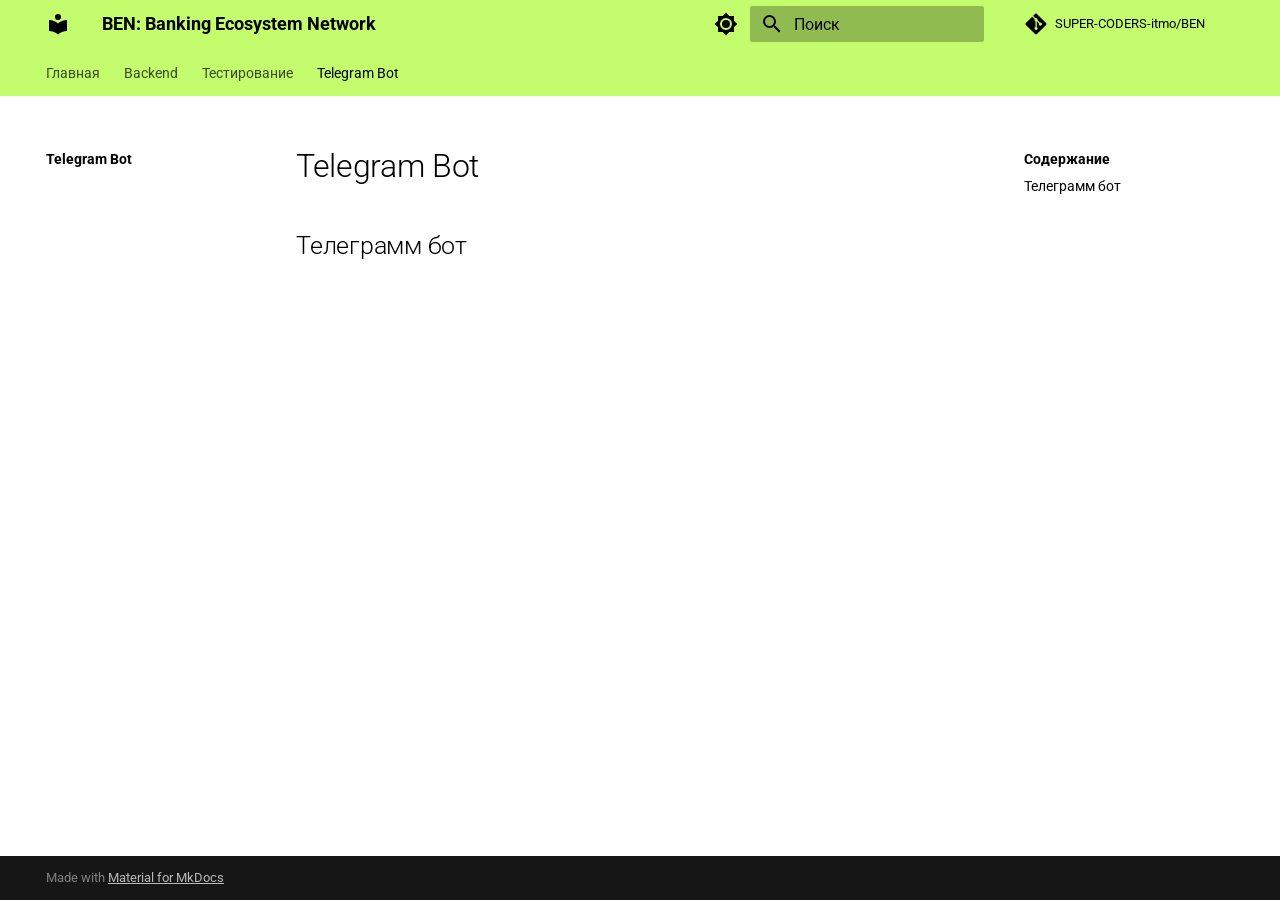
<file: tg/index.html>
<!doctype html>
<html lang="ru" class="no-js">
  <head>
    
      <meta charset="utf-8">
      <meta name="viewport" content="width=device-width,initial-scale=1">
      
      
      
        <link rel="canonical" href="https://SUPER-CODERS-itmo.github.io/BEN/tg/">
      
      
        <link rel="prev" href="../tests/">
      
      
      
        
      
      
      <link rel="icon" href="../assets/images/favicon.png">
      <meta name="generator" content="mkdocs-1.6.1, mkdocs-material-9.7.6">
    
    
      
        <title>Telegram Bot - BEN: Banking Ecosystem Network</title>
      
    
    
      <link rel="stylesheet" href="../assets/stylesheets/main.484c7ddc.min.css">
      
        
        <link rel="stylesheet" href="../assets/stylesheets/palette.ab4e12ef.min.css">
      
      


    
    
      
    
    
      
        
        
        <link rel="preconnect" href="https://fonts.gstatic.com" crossorigin>
        <link rel="stylesheet" href="https://fonts.googleapis.com/css?family=Roboto:300,300i,400,400i,700,700i%7CRoboto+Mono:400,400i,700,700i&display=fallback">
        <style>:root{--md-text-font:"Roboto";--md-code-font:"Roboto Mono"}</style>
      
    
    
      <link rel="stylesheet" href="../assets/_mkdocstrings.css">
    
      <link rel="stylesheet" href="../stylesheets/extra.css">
    
    <script>__md_scope=new URL("..",location),__md_hash=e=>[...e].reduce(((e,_)=>(e<<5)-e+_.charCodeAt(0)),0),__md_get=(e,_=localStorage,t=__md_scope)=>JSON.parse(_.getItem(t.pathname+"."+e)),__md_set=(e,_,t=localStorage,a=__md_scope)=>{try{t.setItem(a.pathname+"."+e,JSON.stringify(_))}catch(e){}}</script>
    
      

    
    
  </head>
  
  
    
    
      
    
    
    
    
    <body dir="ltr" data-md-color-scheme="default" data-md-color-primary="indigo" data-md-color-accent="indigo">
  
    
    <input class="md-toggle" data-md-toggle="drawer" type="checkbox" id="__drawer" autocomplete="off">
    <input class="md-toggle" data-md-toggle="search" type="checkbox" id="__search" autocomplete="off">
    <label class="md-overlay" for="__drawer"></label>
    <div data-md-component="skip">
      
        
        <a href="#_1" class="md-skip">
          Перейти к содержанию
        </a>
      
    </div>
    <div data-md-component="announce">
      
    </div>
    
    
      

<header class="md-header" data-md-component="header">
  <nav class="md-header__inner md-grid" aria-label="Верхний колонтитул">
    <a href=".." title="BEN: Banking Ecosystem Network" class="md-header__button md-logo" aria-label="BEN: Banking Ecosystem Network" data-md-component="logo">
      
  
  <svg xmlns="http://www.w3.org/2000/svg" viewBox="0 0 24 24"><path d="M12 8a3 3 0 0 0 3-3 3 3 0 0 0-3-3 3 3 0 0 0-3 3 3 3 0 0 0 3 3m0 3.54C9.64 9.35 6.5 8 3 8v11c3.5 0 6.64 1.35 9 3.54 2.36-2.19 5.5-3.54 9-3.54V8c-3.5 0-6.64 1.35-9 3.54"/></svg>

    </a>
    <label class="md-header__button md-icon" for="__drawer">
      
      <svg xmlns="http://www.w3.org/2000/svg" viewBox="0 0 24 24"><path d="M3 6h18v2H3zm0 5h18v2H3zm0 5h18v2H3z"/></svg>
    </label>
    <div class="md-header__title" data-md-component="header-title">
      <div class="md-header__ellipsis">
        <div class="md-header__topic">
          <span class="md-ellipsis">
            BEN: Banking Ecosystem Network
          </span>
        </div>
        <div class="md-header__topic" data-md-component="header-topic">
          <span class="md-ellipsis">
            
              Telegram Bot
            
          </span>
        </div>
      </div>
    </div>
    
      
        <form class="md-header__option" data-md-component="palette">
  
    
    
    
    <input class="md-option" data-md-color-media="(prefers-color-scheme: light)" data-md-color-scheme="default" data-md-color-primary="indigo" data-md-color-accent="indigo"  aria-label="Темная тема"  type="radio" name="__palette" id="__palette_0">
    
      <label class="md-header__button md-icon" title="Темная тема" for="__palette_1" hidden>
        <svg xmlns="http://www.w3.org/2000/svg" viewBox="0 0 24 24"><path d="M12 8a4 4 0 0 0-4 4 4 4 0 0 0 4 4 4 4 0 0 0 4-4 4 4 0 0 0-4-4m0 10a6 6 0 0 1-6-6 6 6 0 0 1 6-6 6 6 0 0 1 6 6 6 6 0 0 1-6 6m8-9.31V4h-4.69L12 .69 8.69 4H4v4.69L.69 12 4 15.31V20h4.69L12 23.31 15.31 20H20v-4.69L23.31 12z"/></svg>
      </label>
    
  
    
    
    
    <input class="md-option" data-md-color-media="(prefers-color-scheme: dark)" data-md-color-scheme="slate" data-md-color-primary="indigo" data-md-color-accent="indigo"  aria-label="Светлая тема"  type="radio" name="__palette" id="__palette_1">
    
      <label class="md-header__button md-icon" title="Светлая тема" for="__palette_0" hidden>
        <svg xmlns="http://www.w3.org/2000/svg" viewBox="0 0 24 24"><path d="M12 18c-.89 0-1.74-.2-2.5-.55C11.56 16.5 13 14.42 13 12s-1.44-4.5-3.5-5.45C10.26 6.2 11.11 6 12 6a6 6 0 0 1 6 6 6 6 0 0 1-6 6m8-9.31V4h-4.69L12 .69 8.69 4H4v4.69L.69 12 4 15.31V20h4.69L12 23.31 15.31 20H20v-4.69L23.31 12z"/></svg>
      </label>
    
  
</form>
      
    
    
      <script>var palette=__md_get("__palette");if(palette&&palette.color){if("(prefers-color-scheme)"===palette.color.media){var media=matchMedia("(prefers-color-scheme: light)"),input=document.querySelector(media.matches?"[data-md-color-media='(prefers-color-scheme: light)']":"[data-md-color-media='(prefers-color-scheme: dark)']");palette.color.media=input.getAttribute("data-md-color-media"),palette.color.scheme=input.getAttribute("data-md-color-scheme"),palette.color.primary=input.getAttribute("data-md-color-primary"),palette.color.accent=input.getAttribute("data-md-color-accent")}for(var[key,value]of Object.entries(palette.color))document.body.setAttribute("data-md-color-"+key,value)}</script>
    
    
    
      
      
        <label class="md-header__button md-icon" for="__search">
          
          <svg xmlns="http://www.w3.org/2000/svg" viewBox="0 0 24 24"><path d="M9.5 3A6.5 6.5 0 0 1 16 9.5c0 1.61-.59 3.09-1.56 4.23l.27.27h.79l5 5-1.5 1.5-5-5v-.79l-.27-.27A6.52 6.52 0 0 1 9.5 16 6.5 6.5 0 0 1 3 9.5 6.5 6.5 0 0 1 9.5 3m0 2C7 5 5 7 5 9.5S7 14 9.5 14 14 12 14 9.5 12 5 9.5 5"/></svg>
        </label>
        <div class="md-search" data-md-component="search" role="dialog">
  <label class="md-search__overlay" for="__search"></label>
  <div class="md-search__inner" role="search">
    <form class="md-search__form" name="search">
      <input type="text" class="md-search__input" name="query" aria-label="Поиск" placeholder="Поиск" autocapitalize="off" autocorrect="off" autocomplete="off" spellcheck="false" data-md-component="search-query" required>
      <label class="md-search__icon md-icon" for="__search">
        
        <svg xmlns="http://www.w3.org/2000/svg" viewBox="0 0 24 24"><path d="M9.5 3A6.5 6.5 0 0 1 16 9.5c0 1.61-.59 3.09-1.56 4.23l.27.27h.79l5 5-1.5 1.5-5-5v-.79l-.27-.27A6.52 6.52 0 0 1 9.5 16 6.5 6.5 0 0 1 3 9.5 6.5 6.5 0 0 1 9.5 3m0 2C7 5 5 7 5 9.5S7 14 9.5 14 14 12 14 9.5 12 5 9.5 5"/></svg>
        
        <svg xmlns="http://www.w3.org/2000/svg" viewBox="0 0 24 24"><path d="M20 11v2H8l5.5 5.5-1.42 1.42L4.16 12l7.92-7.92L13.5 5.5 8 11z"/></svg>
      </label>
      <nav class="md-search__options" aria-label="Поиск">
        
          <a href="javascript:void(0)" class="md-search__icon md-icon" title="Поделиться" aria-label="Поделиться" data-clipboard data-clipboard-text="" data-md-component="search-share" tabindex="-1">
            
            <svg xmlns="http://www.w3.org/2000/svg" viewBox="0 0 24 24"><path d="M18 16.08c-.76 0-1.44.3-1.96.77L8.91 12.7c.05-.23.09-.46.09-.7s-.04-.47-.09-.7l7.05-4.11c.54.5 1.25.81 2.04.81a3 3 0 0 0 3-3 3 3 0 0 0-3-3 3 3 0 0 0-3 3c0 .24.04.47.09.7L8.04 9.81C7.5 9.31 6.79 9 6 9a3 3 0 0 0-3 3 3 3 0 0 0 3 3c.79 0 1.5-.31 2.04-.81l7.12 4.15c-.05.21-.08.43-.08.66 0 1.61 1.31 2.91 2.92 2.91s2.92-1.3 2.92-2.91A2.92 2.92 0 0 0 18 16.08"/></svg>
          </a>
        
        <button type="reset" class="md-search__icon md-icon" title="Очистить" aria-label="Очистить" tabindex="-1">
          
          <svg xmlns="http://www.w3.org/2000/svg" viewBox="0 0 24 24"><path d="M19 6.41 17.59 5 12 10.59 6.41 5 5 6.41 10.59 12 5 17.59 6.41 19 12 13.41 17.59 19 19 17.59 13.41 12z"/></svg>
        </button>
      </nav>
      
        <div class="md-search__suggest" data-md-component="search-suggest"></div>
      
    </form>
    <div class="md-search__output">
      <div class="md-search__scrollwrap" tabindex="0" data-md-scrollfix>
        <div class="md-search-result" data-md-component="search-result">
          <div class="md-search-result__meta">
            Инициализация поиска
          </div>
          <ol class="md-search-result__list" role="presentation"></ol>
        </div>
      </div>
    </div>
  </div>
</div>
      
    
    
      <div class="md-header__source">
        <a href="https://github.com/SUPER-CODERS-itmo/BEN" title="Перейти к репозиторию" class="md-source" data-md-component="source">
  <div class="md-source__icon md-icon">
    
    <svg xmlns="http://www.w3.org/2000/svg" viewBox="0 0 448 512"><!--! Font Awesome Free 7.1.0 by @fontawesome - https://fontawesome.com License - https://fontawesome.com/license/free (Icons: CC BY 4.0, Fonts: SIL OFL 1.1, Code: MIT License) Copyright 2025 Fonticons, Inc.--><path d="M439.6 236.1 244 40.5c-5.4-5.5-12.8-8.5-20.4-8.5s-15 3-20.4 8.4L162.5 81l51.5 51.5c27.1-9.1 52.7 16.8 43.4 43.7l49.7 49.7c34.2-11.8 61.2 31 35.5 56.7-26.5 26.5-70.2-2.9-56-37.3L240.3 199v121.9c25.3 12.5 22.3 41.8 9.1 55-6.4 6.4-15.2 10.1-24.3 10.1s-17.8-3.6-24.3-10.1c-17.6-17.6-11.1-46.9 11.2-56v-123c-20.8-8.5-24.6-30.7-18.6-45L142.6 101 8.5 235.1C3 240.6 0 247.9 0 255.5s3 15 8.5 20.4l195.6 195.7c5.4 5.4 12.7 8.4 20.4 8.4s15-3 20.4-8.4l194.7-194.7c5.4-5.4 8.4-12.8 8.4-20.4s-3-15-8.4-20.4"/></svg>
  </div>
  <div class="md-source__repository">
    SUPER-CODERS-itmo/BEN
  </div>
</a>
      </div>
    
  </nav>
  
</header>
    
    <div class="md-container" data-md-component="container">
      
      
        
          
            
<nav class="md-tabs" aria-label="Вкладки" data-md-component="tabs">
  <div class="md-grid">
    <ul class="md-tabs__list">
      
        
  
  
  
  
    <li class="md-tabs__item">
      <a href=".." class="md-tabs__link">
        
  
  
    
  
  Главная

      </a>
    </li>
  

      
        
  
  
  
  
    <li class="md-tabs__item">
      <a href="../backend/" class="md-tabs__link">
        
  
  
    
  
  Backend

      </a>
    </li>
  

      
        
  
  
  
  
    <li class="md-tabs__item">
      <a href="../tests/" class="md-tabs__link">
        
  
  
    
  
  Тестирование

      </a>
    </li>
  

      
        
  
  
  
    
  
  
    <li class="md-tabs__item md-tabs__item--active">
      <a href="./" class="md-tabs__link">
        
  
  
    
  
  Telegram Bot

      </a>
    </li>
  

      
    </ul>
  </div>
</nav>
          
        
      
      <main class="md-main" data-md-component="main">
        <div class="md-main__inner md-grid">
          
            
              
              <div class="md-sidebar md-sidebar--primary" data-md-component="sidebar" data-md-type="navigation" >
                <div class="md-sidebar__scrollwrap">
                  <div class="md-sidebar__inner">
                    


  


<nav class="md-nav md-nav--primary md-nav--lifted" aria-label="Навигация" data-md-level="0">
  <label class="md-nav__title" for="__drawer">
    <a href=".." title="BEN: Banking Ecosystem Network" class="md-nav__button md-logo" aria-label="BEN: Banking Ecosystem Network" data-md-component="logo">
      
  
  <svg xmlns="http://www.w3.org/2000/svg" viewBox="0 0 24 24"><path d="M12 8a3 3 0 0 0 3-3 3 3 0 0 0-3-3 3 3 0 0 0-3 3 3 3 0 0 0 3 3m0 3.54C9.64 9.35 6.5 8 3 8v11c3.5 0 6.64 1.35 9 3.54 2.36-2.19 5.5-3.54 9-3.54V8c-3.5 0-6.64 1.35-9 3.54"/></svg>

    </a>
    BEN: Banking Ecosystem Network
  </label>
  
    <div class="md-nav__source">
      <a href="https://github.com/SUPER-CODERS-itmo/BEN" title="Перейти к репозиторию" class="md-source" data-md-component="source">
  <div class="md-source__icon md-icon">
    
    <svg xmlns="http://www.w3.org/2000/svg" viewBox="0 0 448 512"><!--! Font Awesome Free 7.1.0 by @fontawesome - https://fontawesome.com License - https://fontawesome.com/license/free (Icons: CC BY 4.0, Fonts: SIL OFL 1.1, Code: MIT License) Copyright 2025 Fonticons, Inc.--><path d="M439.6 236.1 244 40.5c-5.4-5.5-12.8-8.5-20.4-8.5s-15 3-20.4 8.4L162.5 81l51.5 51.5c27.1-9.1 52.7 16.8 43.4 43.7l49.7 49.7c34.2-11.8 61.2 31 35.5 56.7-26.5 26.5-70.2-2.9-56-37.3L240.3 199v121.9c25.3 12.5 22.3 41.8 9.1 55-6.4 6.4-15.2 10.1-24.3 10.1s-17.8-3.6-24.3-10.1c-17.6-17.6-11.1-46.9 11.2-56v-123c-20.8-8.5-24.6-30.7-18.6-45L142.6 101 8.5 235.1C3 240.6 0 247.9 0 255.5s3 15 8.5 20.4l195.6 195.7c5.4 5.4 12.7 8.4 20.4 8.4s15-3 20.4-8.4l194.7-194.7c5.4-5.4 8.4-12.8 8.4-20.4s-3-15-8.4-20.4"/></svg>
  </div>
  <div class="md-source__repository">
    SUPER-CODERS-itmo/BEN
  </div>
</a>
    </div>
  
  <ul class="md-nav__list" data-md-scrollfix>
    
      
      
  
  
  
  
    <li class="md-nav__item">
      <a href=".." class="md-nav__link">
        
  
  
  <span class="md-ellipsis">
    
  
    Главная
  

    
  </span>
  
  

      </a>
    </li>
  

    
      
      
  
  
  
  
    <li class="md-nav__item">
      <a href="../backend/" class="md-nav__link">
        
  
  
  <span class="md-ellipsis">
    
  
    Backend
  

    
  </span>
  
  

      </a>
    </li>
  

    
      
      
  
  
  
  
    <li class="md-nav__item">
      <a href="../tests/" class="md-nav__link">
        
  
  
  <span class="md-ellipsis">
    
  
    Тестирование
  

    
  </span>
  
  

      </a>
    </li>
  

    
      
      
  
  
    
  
  
  
    <li class="md-nav__item md-nav__item--active">
      
      <input class="md-nav__toggle md-toggle" type="checkbox" id="__toc">
      
      
      
        <label class="md-nav__link md-nav__link--active" for="__toc">
          
  
  
  <span class="md-ellipsis">
    
  
    Telegram Bot
  

    
  </span>
  
  

          <span class="md-nav__icon md-icon"></span>
        </label>
      
      <a href="./" class="md-nav__link md-nav__link--active">
        
  
  
  <span class="md-ellipsis">
    
  
    Telegram Bot
  

    
  </span>
  
  

      </a>
      
        

<nav class="md-nav md-nav--secondary" aria-label="Содержание">
  
  
  
  
    <label class="md-nav__title" for="__toc">
      <span class="md-nav__icon md-icon"></span>
      Содержание
    </label>
    <ul class="md-nav__list" data-md-component="toc" data-md-scrollfix>
      
        <li class="md-nav__item">
  <a href="#_1" class="md-nav__link">
    <span class="md-ellipsis">
      
        Телеграмм бот
      
    </span>
  </a>
  
</li>
      
    </ul>
  
</nav>
      
    </li>
  

    
  </ul>
</nav>
                  </div>
                </div>
              </div>
            
            
              
              <div class="md-sidebar md-sidebar--secondary" data-md-component="sidebar" data-md-type="toc" >
                <div class="md-sidebar__scrollwrap">
                  <div class="md-sidebar__inner">
                    

<nav class="md-nav md-nav--secondary" aria-label="Содержание">
  
  
  
  
    <label class="md-nav__title" for="__toc">
      <span class="md-nav__icon md-icon"></span>
      Содержание
    </label>
    <ul class="md-nav__list" data-md-component="toc" data-md-scrollfix>
      
        <li class="md-nav__item">
  <a href="#_1" class="md-nav__link">
    <span class="md-ellipsis">
      
        Телеграмм бот
      
    </span>
  </a>
  
</li>
      
    </ul>
  
</nav>
                  </div>
                </div>
              </div>
            
          
          
            <div class="md-content" data-md-component="content">
              
                



  


              
              <article class="md-content__inner md-typeset">
                
                  


  
  


  <h1>Telegram Bot</h1>

<h2 id="_1">Телеграмм бот</h2>












                
              </article>
            </div>
          
          
<script>var target=document.getElementById(location.hash.slice(1));target&&target.name&&(target.checked=target.name.startsWith("__tabbed_"))</script>
        </div>
        
          <button type="button" class="md-top md-icon" data-md-component="top" hidden>
  
  <svg xmlns="http://www.w3.org/2000/svg" viewBox="0 0 24 24"><path d="M13 20h-2V8l-5.5 5.5-1.42-1.42L12 4.16l7.92 7.92-1.42 1.42L13 8z"/></svg>
  К началу
</button>
        
      </main>
      
        <footer class="md-footer">
  
  <div class="md-footer-meta md-typeset">
    <div class="md-footer-meta__inner md-grid">
      <div class="md-copyright">
  
  
    Made with
    <a href="https://squidfunk.github.io/mkdocs-material/" target="_blank" rel="noopener">
      Material for MkDocs
    </a>
  
</div>
      
    </div>
  </div>
</footer>
      
    </div>
    <div class="md-dialog" data-md-component="dialog">
      <div class="md-dialog__inner md-typeset"></div>
    </div>
    
    
    
      
      
      <script id="__config" type="application/json">{"annotate": null, "base": "..", "features": ["navigation.tabs", "navigation.sections", "navigation.top", "search.suggest", "search.highlight", "search.share", "navigation.expand", "navigation.path", "content.code.copy"], "search": "../assets/javascripts/workers/search.2c215733.min.js", "tags": null, "translations": {"clipboard.copied": "\u0421\u043a\u043e\u043f\u0438\u0440\u043e\u0432\u0430\u043d\u043e \u0432 \u0431\u0443\u0444\u0435\u0440", "clipboard.copy": "\u041a\u043e\u043f\u0438\u0440\u043e\u0432\u0430\u0442\u044c \u0432 \u0431\u0443\u0444\u0435\u0440", "search.result.more.one": "\u0415\u0449\u0451 1 \u043d\u0430 \u044d\u0442\u043e\u0439 \u0441\u0442\u0440\u0430\u043d\u0438\u0446\u0435", "search.result.more.other": "\u0415\u0449\u0451 # \u043d\u0430 \u044d\u0442\u043e\u0439 \u0441\u0442\u0440\u0430\u043d\u0438\u0446\u0435", "search.result.none": "\u0421\u043e\u0432\u043f\u0430\u0434\u0435\u043d\u0438\u0439 \u043d\u0435 \u043d\u0430\u0439\u0434\u0435\u043d\u043e", "search.result.one": "\u041d\u0430\u0439\u0434\u0435\u043d\u043e 1 \u0441\u043e\u0432\u043f\u0430\u0434\u0435\u043d\u0438\u0435", "search.result.other": "\u041d\u0430\u0439\u0434\u0435\u043d\u043e \u0441\u043e\u0432\u043f\u0430\u0434\u0435\u043d\u0438\u0439: #", "search.result.placeholder": "\u041d\u0430\u0447\u043d\u0438\u0442\u0435 \u043f\u0435\u0447\u0430\u0442\u0430\u0442\u044c \u0434\u043b\u044f \u043f\u043e\u0438\u0441\u043a\u0430", "search.result.term.missing": "\u041e\u0442\u0441\u0443\u0442\u0441\u0442\u0432\u0443\u0435\u0442", "select.version": "\u0412\u044b\u0431\u0435\u0440\u0438\u0442\u0435 \u0432\u0435\u0440\u0441\u0438\u044e"}, "version": null}</script>
    
    
      <script src="../assets/javascripts/bundle.79ae519e.min.js"></script>
      
    
  </body>
</html>
</file>
<file: assets/_mkdocstrings.css>
/* Avoid breaking parameter names, etc. in table cells. */
.doc-contents td code {
  word-break: normal !important;
}

/* No line break before first paragraph of descriptions. */
.doc-md-description,
.doc-md-description>p:first-child {
  display: inline;
}

/* No text transformation from Material for MkDocs for H5 headings. */
.md-typeset h5 .doc-object-name {
  text-transform: none;
}

/* Max width for docstring sections tables. */
.doc .md-typeset__table,
.doc .md-typeset__table table {
  display: table !important;
  width: 100%;
}

.doc .md-typeset__table tr {
  display: table-row;
}

/* Defaults in Spacy table style. */
.doc-param-default,
.doc-type_param-default {
  float: right;
}

/* Parameter headings must be inline, not blocks. */
.doc-heading-parameter,
.doc-heading-type_parameter {
  display: inline;
}

/* Default font size for parameter headings. */
.md-typeset .doc-heading-parameter {
  font-size: inherit;
}

/* Prefer space on the right, not the left of parameter permalinks. */
.doc-heading-parameter .headerlink,
.doc-heading-type_parameter .headerlink {
  margin-left: 0 !important;
  margin-right: 0.2rem;
}

/* Backward-compatibility: docstring section titles in bold. */
.doc-section-title {
  font-weight: bold;
}

/* Backlinks crumb separator. */
.doc-backlink-crumb {
  display: inline-flex;
  gap: .2rem;
  white-space: nowrap;
  align-items: center;
  vertical-align: middle;
}
.doc-backlink-crumb:not(:first-child)::before {
  background-color: var(--md-default-fg-color--lighter);
  content: "";
  display: inline;
  height: 1rem;
  --md-path-icon: url('data:image/svg+xml;charset=utf-8,<svg xmlns="http://www.w3.org/2000/svg" viewBox="0 0 24 24"><path d="M8.59 16.58 13.17 12 8.59 7.41 10 6l6 6-6 6z"/></svg>');
  -webkit-mask-image: var(--md-path-icon);
  mask-image: var(--md-path-icon);
  width: 1rem;
}
.doc-backlink-crumb.last {
  font-weight: bold;
}

/* Symbols in Navigation and ToC. */
:root, :host,
[data-md-color-scheme="default"] {
  --doc-symbol-parameter-fg-color: #df50af;
  --doc-symbol-type_parameter-fg-color: #df50af;
  --doc-symbol-attribute-fg-color: #953800;
  --doc-symbol-function-fg-color: #8250df;
  --doc-symbol-method-fg-color: #8250df;
  --doc-symbol-class-fg-color: #0550ae;
  --doc-symbol-type_alias-fg-color: #0550ae;
  --doc-symbol-module-fg-color: #5cad0f;

  --doc-symbol-parameter-bg-color: #df50af1a;
  --doc-symbol-type_parameter-bg-color: #df50af1a;
  --doc-symbol-attribute-bg-color: #9538001a;
  --doc-symbol-function-bg-color: #8250df1a;
  --doc-symbol-method-bg-color: #8250df1a;
  --doc-symbol-class-bg-color: #0550ae1a;
  --doc-symbol-type_alias-bg-color: #0550ae1a;
  --doc-symbol-module-bg-color: #5cad0f1a;
}

[data-md-color-scheme="slate"] {
  --doc-symbol-parameter-fg-color: #ffa8cc;
  --doc-symbol-type_parameter-fg-color: #ffa8cc;
  --doc-symbol-attribute-fg-color: #ffa657;
  --doc-symbol-function-fg-color: #d2a8ff;
  --doc-symbol-method-fg-color: #d2a8ff;
  --doc-symbol-class-fg-color: #79c0ff;
  --doc-symbol-type_alias-fg-color: #79c0ff;
  --doc-symbol-module-fg-color: #baff79;

  --doc-symbol-parameter-bg-color: #ffa8cc1a;
  --doc-symbol-type_parameter-bg-color: #ffa8cc1a;
  --doc-symbol-attribute-bg-color: #ffa6571a;
  --doc-symbol-function-bg-color: #d2a8ff1a;
  --doc-symbol-method-bg-color: #d2a8ff1a;
  --doc-symbol-class-bg-color: #79c0ff1a;
  --doc-symbol-type_alias-bg-color: #79c0ff1a;
  --doc-symbol-module-bg-color: #baff791a;
}

code.doc-symbol {
  border-radius: .1rem;
  font-size: .85em;
  padding: 0 .3em;
  font-weight: bold;
}

code.doc-symbol-parameter,
a code.doc-symbol-parameter {
  color: var(--doc-symbol-parameter-fg-color);
  background-color: var(--doc-symbol-parameter-bg-color);
}

code.doc-symbol-parameter::after {
  content: "param";
}

code.doc-symbol-type_parameter,
a code.doc-symbol-type_parameter {
  color: var(--doc-symbol-type_parameter-fg-color);
  background-color: var(--doc-symbol-type_parameter-bg-color);
}

code.doc-symbol-type_parameter::after {
  content: "type-param";
}

code.doc-symbol-attribute,
a code.doc-symbol-attribute {
  color: var(--doc-symbol-attribute-fg-color);
  background-color: var(--doc-symbol-attribute-bg-color);
}

code.doc-symbol-attribute::after {
  content: "attr";
}

code.doc-symbol-function,
a code.doc-symbol-function {
  color: var(--doc-symbol-function-fg-color);
  background-color: var(--doc-symbol-function-bg-color);
}

code.doc-symbol-function::after {
  content: "func";
}

code.doc-symbol-method,
a code.doc-symbol-method {
  color: var(--doc-symbol-method-fg-color);
  background-color: var(--doc-symbol-method-bg-color);
}

code.doc-symbol-method::after {
  content: "meth";
}

code.doc-symbol-class,
a code.doc-symbol-class {
  color: var(--doc-symbol-class-fg-color);
  background-color: var(--doc-symbol-class-bg-color);
}

code.doc-symbol-class::after {
  content: "class";
}


code.doc-symbol-type_alias,
a code.doc-symbol-type_alias {
  color: var(--doc-symbol-type_alias-fg-color);
  background-color: var(--doc-symbol-type_alias-bg-color);
}

code.doc-symbol-type_alias::after {
  content: "type";
}

code.doc-symbol-module,
a code.doc-symbol-module {
  color: var(--doc-symbol-module-fg-color);
  background-color: var(--doc-symbol-module-bg-color);
}

code.doc-symbol-module::after {
  content: "mod";
}

.doc-signature .autorefs {
  color: inherit;
  border-bottom: 1px dotted currentcolor;
}

/* Source code blocks (admonitions). */
:root {
  --md-admonition-icon--mkdocstrings-source: url('data:image/svg+xml;charset=utf-8,<svg xmlns="http://www.w3.org/2000/svg" viewBox="0 0 24 24"><path d="M15.22 4.97a.75.75 0 0 1 1.06 0l6.5 6.5a.75.75 0 0 1 0 1.06l-6.5 6.5a.749.749 0 0 1-1.275-.326.75.75 0 0 1 .215-.734L21.19 12l-5.97-5.97a.75.75 0 0 1 0-1.06m-6.44 0a.75.75 0 0 1 0 1.06L2.81 12l5.97 5.97a.749.749 0 0 1-.326 1.275.75.75 0 0 1-.734-.215l-6.5-6.5a.75.75 0 0 1 0-1.06l6.5-6.5a.75.75 0 0 1 1.06 0"/></svg>')
}
.md-typeset .admonition.mkdocstrings-source,
.md-typeset details.mkdocstrings-source {
  border: none;
  padding: 0;
}
.md-typeset .admonition.mkdocstrings-source:focus-within,
.md-typeset details.mkdocstrings-source:focus-within {
  box-shadow: none;
}
.md-typeset .mkdocstrings-source > .admonition-title,
.md-typeset .mkdocstrings-source > summary {
  background-color: inherit;
}
.md-typeset .mkdocstrings-source > .admonition-title::before,
.md-typeset .mkdocstrings-source > summary::before {
  background-color: var(--md-default-fg-color);
  -webkit-mask-image: var(--md-admonition-icon--mkdocstrings-source);
          mask-image: var(--md-admonition-icon--mkdocstrings-source);
}
</file>
<file: stylesheets/extra.css>
/* ====================================================== */
/* 1. ШАПКА И ТАБЫ (ЛАЙМ + ЧЕРНЫЙ ТЕКСТ) — ЖЕСТКО        */
/* ====================================================== */

/* Красим фон шапки и полоски табов под ней */
.md-header,
.md-tabs {
  background-color: #C3FC6D !important;
}

/* Принудительно черный текст и иконки в верхней части */
.md-header__title,
.md-header__button,
.md-tabs__link,
.md-source__repository,
.md-source__icon,
.md-search__icon,
.md-search__input,
.md-search__input::placeholder {
  color: #000000 !important;
}

/* Активный таб в шапке (подчеркивание и жирность) */
.md-tabs__link--active {
  color: #000000 !important;
  font-weight: 800 !important;
  opacity: 1 !important;
}
.md-tabs__link--active::after {
  background-color: #000000 !important;
}

/* ====================================================== */
/* 2. СВЕТЛАЯ ТЕМА (DEFAULT) — ФИКС НЕВИДИМОГО ТЕКСТА     */
/* ====================================================== */

[data-md-color-scheme="default"] {
  /* Форсим черные цвета для всех текстовых переменных */
  --md-default-fg-color: #000000 !important;
  --md-default-fg-color--light: #000000 !important;
  --md-default-fg-color--lighter: #000000 !important;
  --md-default-fg-color--lightest: #000000 !important;

  /* Цвет акцента (ссылок) в светлой теме пусть будет зеленым */
  --md-accent-fg-color: #2e7d32 !important;
}

/* Силовое перекрашивание левого и правого меню в светлой теме */
[data-md-color-scheme="default"] .md-nav__link,
[data-md-color-scheme="default"] .md-nav__title,
[data-md-color-scheme="default"] .md-sidebar {
  color: #000000 !important;
}

/* Исправляем активный (синий) пункт меню в светлой теме */
[data-md-color-scheme="default"] .md-nav__item--active > .md-nav__link {
  color: #000000 !important;
  font-weight: bold !important;
}

/* ====================================================== */
/* 3. ТЕМНАЯ ТЕМА (SLATE) — ТЕКСТ БЕЛЫЙ                   */
/* ====================================================== */

[data-md-color-scheme="slate"] {
  /* Форсим белые цвета для всех текстовых переменных */
  --md-default-fg-color: #ffffff !important;
  --md-default-fg-color--light: #ffffff !important;
  --md-default-fg-color--lighter: #ffffff !important;
  --md-default-fg-color--lightest: #ffffff !important;

  /* Цвет акцента (ссылок) в темной теме — твой лайм */
  --md-accent-fg-color: #C3FC6D !important;
}

/* Белый текст для меню и контента в темной теме */
[data-md-color-scheme="slate"] .md-nav__link,
[data-md-color-scheme="slate"] .md-nav__title,
[data-md-color-scheme="slate"] .md-typeset,
[data-md-color-scheme="slate"] .md-sidebar {
  color: #ffffff !important;
}

/* ====================================================== */
/* 4. ОБЩИЕ ПРАВИЛА ДЛЯ КОНТЕНТА                          */
/* ====================================================== */

/* Заголовки страниц */
.md-typeset h1, .md-typeset h2, .md-typeset h3 {
  color: inherit !important; /* Берет цвет из настроек схемы выше */
}

/* Ссылки в тексте */
.md-typeset a {
  text-decoration: underline !important;
}
</file>
<file: assets/stylesheets/main.484c7ddc.min.css>
@charset "UTF-8";html{-webkit-text-size-adjust:none;-moz-text-size-adjust:none;text-size-adjust:none;box-sizing:border-box}*,:after,:before{box-sizing:inherit}@media (prefers-reduced-motion){*,:after,:before{transition:none!important}}body{margin:0}a,button,input,label{-webkit-tap-highlight-color:transparent}a{color:inherit;text-decoration:none}hr{border:0;box-sizing:initial;display:block;height:.05rem;overflow:visible;padding:0}small{font-size:80%}sub,sup{line-height:1em}img{border-style:none}table{border-collapse:initial;border-spacing:0}td,th{font-weight:400;vertical-align:top}button{background:#0000;border:0;font-family:inherit;font-size:inherit;margin:0;padding:0}input{border:0;outline:none}:root{--md-primary-fg-color:#4051b5;--md-primary-fg-color--light:#5d6cc0;--md-primary-fg-color--dark:#303fa1;--md-primary-bg-color:#fff;--md-primary-bg-color--light:#ffffffb3;--md-accent-fg-color:#526cfe;--md-accent-fg-color--transparent:#526cfe1a;--md-accent-bg-color:#fff;--md-accent-bg-color--light:#ffffffb3}[data-md-color-scheme=default]{color-scheme:light}[data-md-color-scheme=default] img[src$="#gh-dark-mode-only"],[data-md-color-scheme=default] img[src$="#only-dark"]{display:none}:root,[data-md-color-scheme=default]{--md-hue:225deg;--md-default-fg-color:#000000de;--md-default-fg-color--light:#0000008a;--md-default-fg-color--lighter:#00000052;--md-default-fg-color--lightest:#00000012;--md-default-bg-color:#fff;--md-default-bg-color--light:#ffffffb3;--md-default-bg-color--lighter:#ffffff4d;--md-default-bg-color--lightest:#ffffff1f;--md-code-fg-color:#36464e;--md-code-bg-color:#f5f5f5;--md-code-bg-color--light:#f5f5f5b3;--md-code-bg-color--lighter:#f5f5f54d;--md-code-hl-color:#4287ff;--md-code-hl-color--light:#4287ff1a;--md-code-hl-number-color:#d52a2a;--md-code-hl-special-color:#db1457;--md-code-hl-function-color:#a846b9;--md-code-hl-constant-color:#6e59d9;--md-code-hl-keyword-color:#3f6ec6;--md-code-hl-string-color:#1c7d4d;--md-code-hl-name-color:var(--md-code-fg-color);--md-code-hl-operator-color:var(--md-default-fg-color--light);--md-code-hl-punctuation-color:var(--md-default-fg-color--light);--md-code-hl-comment-color:var(--md-default-fg-color--light);--md-code-hl-generic-color:var(--md-default-fg-color--light);--md-code-hl-variable-color:var(--md-default-fg-color--light);--md-typeset-color:var(--md-default-fg-color);--md-typeset-a-color:var(--md-primary-fg-color);--md-typeset-del-color:#f5503d26;--md-typeset-ins-color:#0bd57026;--md-typeset-kbd-color:#fafafa;--md-typeset-kbd-accent-color:#fff;--md-typeset-kbd-border-color:#b8b8b8;--md-typeset-mark-color:#ffff0080;--md-typeset-table-color:#0000001f;--md-typeset-table-color--light:rgba(0,0,0,.035);--md-admonition-fg-color:var(--md-default-fg-color);--md-admonition-bg-color:var(--md-default-bg-color);--md-warning-fg-color:#000000de;--md-warning-bg-color:#ff9;--md-footer-fg-color:#fff;--md-footer-fg-color--light:#ffffffb3;--md-footer-fg-color--lighter:#ffffff73;--md-footer-bg-color:#000000de;--md-footer-bg-color--dark:#00000052;--md-shadow-z1:0 0.2rem 0.5rem #0000000d,0 0 0.05rem #0000001a;--md-shadow-z2:0 0.2rem 0.5rem #0000001a,0 0 0.05rem #00000040;--md-shadow-z3:0 0.2rem 0.5rem #0003,0 0 0.05rem #00000059}.md-icon svg{fill:currentcolor;display:block;height:1.2rem;width:1.2rem}body{-webkit-font-smoothing:antialiased;-moz-osx-font-smoothing:grayscale;--md-text-font-family:var(--md-text-font,_),-apple-system,BlinkMacSystemFont,Helvetica,Arial,sans-serif;--md-code-font-family:var(--md-code-font,_),SFMono-Regular,Consolas,Menlo,monospace}aside,body,input{font-feature-settings:"kern","liga";color:var(--md-typeset-color);font-family:var(--md-text-font-family)}code,kbd,pre{font-feature-settings:"kern";font-family:var(--md-code-font-family)}:root{--md-typeset-table-sort-icon:url('data:image/svg+xml;charset=utf-8,<svg xmlns="http://www.w3.org/2000/svg" viewBox="0 0 24 24"><path d="m18 21-4-4h3V7h-3l4-4 4 4h-3v10h3M2 19v-2h10v2M2 13v-2h7v2M2 7V5h4v2z"/></svg>');--md-typeset-table-sort-icon--asc:url('data:image/svg+xml;charset=utf-8,<svg xmlns="http://www.w3.org/2000/svg" viewBox="0 0 24 24"><path d="M19 17h3l-4 4-4-4h3V3h2M2 17h10v2H2M6 5v2H2V5m0 6h7v2H2z"/></svg>');--md-typeset-table-sort-icon--desc:url('data:image/svg+xml;charset=utf-8,<svg xmlns="http://www.w3.org/2000/svg" viewBox="0 0 24 24"><path d="M19 7h3l-4-4-4 4h3v14h2M2 17h10v2H2M6 5v2H2V5m0 6h7v2H2z"/></svg>')}.md-typeset{-webkit-print-color-adjust:exact;color-adjust:exact;font-size:.8rem;line-height:1.6;overflow-wrap:break-word}@media print{.md-typeset{font-size:.68rem}}.md-typeset blockquote,.md-typeset dl,.md-typeset figure,.md-typeset ol,.md-typeset pre,.md-typeset ul{margin-bottom:1em;margin-top:1em}.md-typeset h1{color:var(--md-default-fg-color--light);font-size:2em;line-height:1.3;margin:0 0 1.25em}.md-typeset h1,.md-typeset h2{font-weight:300;letter-spacing:-.01em}.md-typeset h2{font-size:1.5625em;line-height:1.4;margin:1.6em 0 .64em}.md-typeset h3{font-size:1.25em;font-weight:400;letter-spacing:-.01em;line-height:1.5;margin:1.6em 0 .8em}.md-typeset h2+h3{margin-top:.8em}.md-typeset h4{font-weight:700;letter-spacing:-.01em;margin:1em 0}.md-typeset h5,.md-typeset h6{color:var(--md-default-fg-color--light);font-size:.8em;font-weight:700;letter-spacing:-.01em;margin:1.25em 0}.md-typeset h5{text-transform:uppercase}.md-typeset h5 code{text-transform:none}.md-typeset hr{border-bottom:.05rem solid var(--md-default-fg-color--lightest);display:flow-root;margin:1.5em 0}.md-typeset a{color:var(--md-typeset-a-color);word-break:break-word}.md-typeset a,.md-typeset a:before{transition:color 125ms}.md-typeset a:focus,.md-typeset a:hover{color:var(--md-accent-fg-color)}.md-typeset a:focus code,.md-typeset a:hover code{background-color:var(--md-accent-fg-color--transparent);color:var(--md-accent-fg-color)}.md-typeset a code{color:var(--md-typeset-a-color)}.md-typeset a.focus-visible{outline-color:var(--md-accent-fg-color);outline-offset:.2rem}.md-typeset code,.md-typeset kbd,.md-typeset pre{color:var(--md-code-fg-color);direction:ltr;font-variant-ligatures:none;transition:background-color 125ms}@media print{.md-typeset code,.md-typeset kbd,.md-typeset pre{white-space:pre-wrap}}.md-typeset code{background-color:var(--md-code-bg-color);border-radius:.1rem;-webkit-box-decoration-break:clone;box-decoration-break:clone;font-size:.85em;padding:0 .2941176471em;transition:color 125ms,background-color 125ms;word-break:break-word}.md-typeset code:not(.focus-visible){-webkit-tap-highlight-color:transparent;outline:none}.md-typeset pre{display:flow-root;line-height:1.4;position:relative}.md-typeset pre>code{-webkit-box-decoration-break:slice;box-decoration-break:slice;box-shadow:none;display:block;margin:0;outline-color:var(--md-accent-fg-color);overflow:auto;padding:.7720588235em 1.1764705882em;scrollbar-color:var(--md-default-fg-color--lighter) #0000;scrollbar-width:thin;touch-action:auto;word-break:normal}.md-typeset pre>code:hover{scrollbar-color:var(--md-accent-fg-color) #0000}.md-typeset pre>code::-webkit-scrollbar{height:.2rem;width:.2rem}.md-typeset pre>code::-webkit-scrollbar-thumb{background-color:var(--md-default-fg-color--lighter)}.md-typeset pre>code::-webkit-scrollbar-thumb:hover{background-color:var(--md-accent-fg-color)}.md-typeset kbd{background-color:var(--md-typeset-kbd-color);border-radius:.1rem;box-shadow:0 .1rem 0 .05rem var(--md-typeset-kbd-border-color),0 .1rem 0 var(--md-typeset-kbd-border-color),0 -.1rem .2rem var(--md-typeset-kbd-accent-color) inset;color:var(--md-default-fg-color);display:inline-block;font-size:.75em;padding:0 .6666666667em;vertical-align:text-top;word-break:break-word}.md-typeset mark{background-color:var(--md-typeset-mark-color);-webkit-box-decoration-break:clone;box-decoration-break:clone;color:inherit;word-break:break-word}.md-typeset abbr{cursor:help;text-decoration:none}.md-typeset [data-preview],.md-typeset abbr{border-bottom:.05rem dotted var(--md-default-fg-color--light)}.md-typeset small{opacity:.75}[dir=ltr] .md-typeset sub,[dir=ltr] .md-typeset sup{margin-left:.078125em}[dir=rtl] .md-typeset sub,[dir=rtl] .md-typeset sup{margin-right:.078125em}[dir=ltr] .md-typeset blockquote{padding-left:.6rem}[dir=rtl] .md-typeset blockquote{padding-right:.6rem}[dir=ltr] .md-typeset blockquote{border-left:.2rem solid var(--md-default-fg-color--lighter)}[dir=rtl] .md-typeset blockquote{border-right:.2rem solid var(--md-default-fg-color--lighter)}.md-typeset blockquote{color:var(--md-default-fg-color--light);margin-left:0;margin-right:0}.md-typeset ul{list-style-type:disc}.md-typeset ul[type]{list-style-type:revert-layer}[dir=ltr] .md-typeset ol,[dir=ltr] .md-typeset ul{margin-left:.625em}[dir=rtl] .md-typeset ol,[dir=rtl] .md-typeset ul{margin-right:.625em}.md-typeset ol,.md-typeset ul{padding:0}.md-typeset ol:not([hidden]),.md-typeset ul:not([hidden]){display:flow-root}.md-typeset ol ol,.md-typeset ul ol{list-style-type:lower-alpha}.md-typeset ol ol ol,.md-typeset ul ol ol{list-style-type:lower-roman}.md-typeset ol ol ol ol,.md-typeset ul ol ol ol{list-style-type:upper-alpha}.md-typeset ol ol ol ol ol,.md-typeset ul ol ol ol ol{list-style-type:upper-roman}.md-typeset ol[type],.md-typeset ul[type]{list-style-type:revert-layer}[dir=ltr] .md-typeset ol li,[dir=ltr] .md-typeset ul li{margin-left:1.25em}[dir=rtl] .md-typeset ol li,[dir=rtl] .md-typeset ul li{margin-right:1.25em}.md-typeset ol li,.md-typeset ul li{margin-bottom:.5em}.md-typeset ol li blockquote,.md-typeset ol li p,.md-typeset ul li blockquote,.md-typeset ul li p{margin:.5em 0}.md-typeset ol li:last-child,.md-typeset ul li:last-child{margin-bottom:0}[dir=ltr] .md-typeset ol li ol,[dir=ltr] .md-typeset ol li ul,[dir=ltr] .md-typeset ul li ol,[dir=ltr] .md-typeset ul li ul{margin-left:.625em}[dir=rtl] .md-typeset ol li ol,[dir=rtl] .md-typeset ol li ul,[dir=rtl] .md-typeset ul li ol,[dir=rtl] .md-typeset ul li ul{margin-right:.625em}.md-typeset ol li ol,.md-typeset ol li ul,.md-typeset ul li ol,.md-typeset ul li ul{margin-bottom:.5em;margin-top:.5em}[dir=ltr] .md-typeset dd{margin-left:1.875em}[dir=rtl] .md-typeset dd{margin-right:1.875em}.md-typeset dd{margin-bottom:1.5em;margin-top:1em}.md-typeset img,.md-typeset svg,.md-typeset video{height:auto;max-width:100%}.md-typeset img[align=left]{margin:1em 1em 1em 0}.md-typeset img[align=right]{margin:1em 0 1em 1em}.md-typeset img[align]:only-child{margin-top:0}.md-typeset figure{display:flow-root;margin:1em auto;max-width:100%;text-align:center;width:fit-content}.md-typeset figure img{display:block;margin:0 auto}.md-typeset figcaption{font-style:italic;margin:1em auto;max-width:24rem}.md-typeset iframe{max-width:100%}.md-typeset table:not([class]){background-color:var(--md-default-bg-color);border:.05rem solid var(--md-typeset-table-color);border-radius:.1rem;display:inline-block;font-size:.64rem;max-width:100%;overflow:auto;touch-action:auto}@media print{.md-typeset table:not([class]){display:table}}.md-typeset table:not([class])+*{margin-top:1.5em}.md-typeset table:not([class]) td>:first-child,.md-typeset table:not([class]) th>:first-child{margin-top:0}.md-typeset table:not([class]) td>:last-child,.md-typeset table:not([class]) th>:last-child{margin-bottom:0}.md-typeset table:not([class]) td:not([align]),.md-typeset table:not([class]) th:not([align]){text-align:left}[dir=rtl] .md-typeset table:not([class]) td:not([align]),[dir=rtl] .md-typeset table:not([class]) th:not([align]){text-align:right}.md-typeset table:not([class]) th{font-weight:700;min-width:5rem;padding:.9375em 1.25em;vertical-align:top}.md-typeset table:not([class]) td{border-top:.05rem solid var(--md-typeset-table-color);padding:.9375em 1.25em;vertical-align:top}.md-typeset table:not([class]) tbody tr{transition:background-color 125ms}.md-typeset table:not([class]) tbody tr:hover{background-color:var(--md-typeset-table-color--light);box-shadow:0 .05rem 0 var(--md-default-bg-color) inset}.md-typeset table:not([class]) a{word-break:normal}.md-typeset table th[role=columnheader]{cursor:pointer}[dir=ltr] .md-typeset table th[role=columnheader]:after{margin-left:.5em}[dir=rtl] .md-typeset table th[role=columnheader]:after{margin-right:.5em}.md-typeset table th[role=columnheader]:after{content:"";display:inline-block;height:1.2em;-webkit-mask-image:var(--md-typeset-table-sort-icon);mask-image:var(--md-typeset-table-sort-icon);-webkit-mask-repeat:no-repeat;mask-repeat:no-repeat;-webkit-mask-size:contain;mask-size:contain;transition:background-color 125ms;vertical-align:text-bottom;width:1.2em}.md-typeset table th[role=columnheader]:hover:after{background-color:var(--md-default-fg-color--lighter)}.md-typeset table th[role=columnheader][aria-sort=ascending]:after{background-color:var(--md-default-fg-color--light);-webkit-mask-image:var(--md-typeset-table-sort-icon--asc);mask-image:var(--md-typeset-table-sort-icon--asc)}.md-typeset table th[role=columnheader][aria-sort=descending]:after{background-color:var(--md-default-fg-color--light);-webkit-mask-image:var(--md-typeset-table-sort-icon--desc);mask-image:var(--md-typeset-table-sort-icon--desc)}.md-typeset__scrollwrap{margin:1em -.8rem;overflow-x:auto;touch-action:auto}.md-typeset__table{display:inline-block;margin-bottom:.5em;padding:0 .8rem}@media print{.md-typeset__table{display:block}}html .md-typeset__table table{display:table;margin:0;overflow:hidden;width:100%}@media screen and (max-width:44.984375em){.md-content__inner>pre{margin:1em -.8rem}.md-content__inner>pre code{border-radius:0}}.md-typeset .md-author{border-radius:100%;display:block;flex-shrink:0;height:1.6rem;overflow:hidden;position:relative;transition:color 125ms,transform 125ms;width:1.6rem}.md-typeset .md-author img{display:block}.md-typeset .md-author--more{background:var(--md-default-fg-color--lightest);color:var(--md-default-fg-color--lighter);font-size:.6rem;font-weight:700;line-height:1.6rem;text-align:center}.md-typeset .md-author--long{height:2.4rem;width:2.4rem}.md-typeset a.md-author{transform:scale(1)}.md-typeset a.md-author img{border-radius:100%;filter:grayscale(100%) opacity(75%);transition:filter 125ms}.md-typeset a.md-author:focus,.md-typeset a.md-author:hover{transform:scale(1.1);z-index:1}.md-typeset a.md-author:focus img,.md-typeset a.md-author:hover img{filter:grayscale(0)}.md-banner{background-color:var(--md-footer-bg-color);color:var(--md-footer-fg-color);overflow:auto}@media print{.md-banner{display:none}}.md-banner--warning{background-color:var(--md-warning-bg-color);color:var(--md-warning-fg-color)}.md-banner__inner{font-size:.7rem;margin:.6rem auto;padding:0 .8rem}[dir=ltr] .md-banner__button{float:right}[dir=rtl] .md-banner__button{float:left}.md-banner__button{color:inherit;cursor:pointer;transition:opacity .25s}.no-js .md-banner__button{display:none}.md-banner__button:hover{opacity:.7}html{font-size:125%;height:100%;overflow-x:hidden}@media screen and (min-width:100em){html{font-size:137.5%}}@media screen and (min-width:125em){html{font-size:150%}}body{background-color:var(--md-default-bg-color);display:flex;flex-direction:column;font-size:.5rem;min-height:100%;position:relative;width:100%}@media print{body{display:block}}@media screen and (max-width:59.984375em){body[data-md-scrolllock]{position:fixed}}.md-grid{margin-left:auto;margin-right:auto;max-width:61rem}.md-container{display:flex;flex-direction:column;flex-grow:1}@media print{.md-container{display:block}}.md-main{flex-grow:1}.md-main__inner{display:flex;height:100%;margin-top:1.5rem}.md-ellipsis{overflow:hidden;text-overflow:ellipsis}.md-toggle{display:none}.md-option{height:0;opacity:0;position:absolute;width:0}.md-option:checked+label:not([hidden]){display:block}.md-option.focus-visible+label{outline-color:var(--md-accent-fg-color);outline-style:auto}.md-skip{background-color:var(--md-default-fg-color);border-radius:.1rem;color:var(--md-default-bg-color);font-size:.64rem;margin:.5rem;opacity:0;outline-color:var(--md-accent-fg-color);padding:.3rem .5rem;position:fixed;transform:translateY(.4rem);z-index:-1}.md-skip:focus{opacity:1;transform:translateY(0);transition:transform .25s cubic-bezier(.4,0,.2,1),opacity 175ms 75ms;z-index:10}@page{margin:25mm}:root{--md-clipboard-icon:url('data:image/svg+xml;charset=utf-8,<svg xmlns="http://www.w3.org/2000/svg" viewBox="0 0 24 24"><path d="M19 21H8V7h11m0-2H8a2 2 0 0 0-2 2v14a2 2 0 0 0 2 2h11a2 2 0 0 0 2-2V7a2 2 0 0 0-2-2m-3-4H4a2 2 0 0 0-2 2v14h2V3h12z"/></svg>')}.md-clipboard{border-radius:.1rem;color:var(--md-default-fg-color--lightest);cursor:pointer;height:1.5em;outline-color:var(--md-accent-fg-color);outline-offset:.1rem;transition:color .25s;width:1.5em;z-index:1}@media print{.md-clipboard{display:none}}.md-clipboard:not(.focus-visible){-webkit-tap-highlight-color:transparent;outline:none}:hover>.md-clipboard{color:var(--md-default-fg-color--light)}.md-clipboard:focus,.md-clipboard:hover{color:var(--md-accent-fg-color)}.md-clipboard:after{background-color:currentcolor;content:"";display:block;height:1.125em;margin:0 auto;-webkit-mask-image:var(--md-clipboard-icon);mask-image:var(--md-clipboard-icon);-webkit-mask-position:center;mask-position:center;-webkit-mask-repeat:no-repeat;mask-repeat:no-repeat;-webkit-mask-size:contain;mask-size:contain;width:1.125em}.md-clipboard--inline{cursor:pointer}.md-clipboard--inline code{transition:color .25s,background-color .25s}.md-clipboard--inline:focus code,.md-clipboard--inline:hover code{background-color:var(--md-accent-fg-color--transparent);color:var(--md-accent-fg-color)}:root{--md-code-select-icon:url('data:image/svg+xml;charset=utf-8,<svg xmlns="http://www.w3.org/2000/svg" viewBox="0 0 24 24"><path d="M19 19h-4v2h4c1.1 0 2-.9 2-2v-4h-2m0-12h-4v2h4v4h2V5c0-1.1-.9-2-2-2M5 5h4V3H5c-1.1 0-2 .9-2 2v4h2m0 6H3v4c0 1.1.9 2 2 2h4v-2H5zm2-4h2v2H7zm4 0h2v2h-2zm4 0h2v2h-2zM7 7h2v2H7zm4 0h2v2h-2zm4 0h2v2h-2zm-8 8h2v2H7zm4 0h2v2h-2zm4 0h2v2h-2z"/></svg>');--md-code-copy-icon:url('data:image/svg+xml;charset=utf-8,<svg xmlns="http://www.w3.org/2000/svg" viewBox="0 0 24 24"><path d="M19 21H8V7h11m0-2H8a2 2 0 0 0-2 2v14a2 2 0 0 0 2 2h11a2 2 0 0 0 2-2V7a2 2 0 0 0-2-2m-3-4H4a2 2 0 0 0-2 2v14h2V3h12z"/></svg>')}.md-typeset .md-code__content{display:grid}.md-code__nav{background-color:var(--md-code-bg-color--lighter);border-radius:.1rem;display:flex;gap:.2rem;padding:.2rem;position:absolute;right:.25em;top:.25em;transition:background-color .25s;z-index:1}:hover>.md-code__nav{background-color:var(--md-code-bg-color--light)}.md-code__button{color:var(--md-default-fg-color--lightest);cursor:pointer;display:block;height:1.5em;outline-color:var(--md-accent-fg-color);outline-offset:.1rem;transition:color .25s;width:1.5em}:hover>*>.md-code__button{color:var(--md-default-fg-color--light)}.md-code__button.focus-visible,.md-code__button:hover{color:var(--md-accent-fg-color)}.md-code__button--active{color:var(--md-default-fg-color)!important}.md-code__button:after{background-color:currentcolor;content:"";display:block;height:1.125em;margin:0 auto;-webkit-mask-position:center;mask-position:center;-webkit-mask-repeat:no-repeat;mask-repeat:no-repeat;-webkit-mask-size:contain;mask-size:contain;width:1.125em}.md-code__button[data-md-type=select]:after{-webkit-mask-image:var(--md-code-select-icon);mask-image:var(--md-code-select-icon)}.md-code__button[data-md-type=copy]:after{-webkit-mask-image:var(--md-code-copy-icon);mask-image:var(--md-code-copy-icon)}@keyframes consent{0%{opacity:0;transform:translateY(100%)}to{opacity:1;transform:translateY(0)}}@keyframes overlay{0%{opacity:0}to{opacity:1}}.md-consent__overlay{animation:overlay .25s both;-webkit-backdrop-filter:blur(.1rem);backdrop-filter:blur(.1rem);background-color:#0000008a;height:100%;opacity:1;position:fixed;top:0;width:100%;z-index:5}.md-consent__inner{animation:consent .5s cubic-bezier(.1,.7,.1,1) both;background-color:var(--md-default-bg-color);border:0;border-radius:.1rem;bottom:0;box-shadow:0 0 .2rem #0000001a,0 .2rem .4rem #0003;max-height:100%;overflow:auto;padding:0;position:fixed;width:100%;z-index:5}.md-consent__form{padding:.8rem}.md-consent__settings{display:none;margin:1em 0}input:checked+.md-consent__settings{display:block}.md-consent__controls{margin-bottom:.8rem}.md-typeset .md-consent__controls .md-button{display:inline}@media screen and (max-width:44.984375em){.md-typeset .md-consent__controls .md-button{display:block;margin-top:.4rem;text-align:center;width:100%}}.md-consent label{cursor:pointer}.md-content{flex-grow:1;min-width:0}.md-content__inner{margin:0 .8rem 1.2rem;padding-top:.6rem}@media screen and (min-width:76.25em){[dir=ltr] .md-sidebar--primary:not([hidden])~.md-content>.md-content__inner{margin-left:1.2rem}[dir=ltr] .md-sidebar--secondary:not([hidden])~.md-content>.md-content__inner,[dir=rtl] .md-sidebar--primary:not([hidden])~.md-content>.md-content__inner{margin-right:1.2rem}[dir=rtl] .md-sidebar--secondary:not([hidden])~.md-content>.md-content__inner{margin-left:1.2rem}}.md-content__inner:before{content:"";display:block;height:.4rem}.md-content__inner>:last-child{margin-bottom:0}[dir=ltr] .md-content__button{float:right}[dir=rtl] .md-content__button{float:left}[dir=ltr] .md-content__button{margin-left:.4rem}[dir=rtl] .md-content__button{margin-right:.4rem}.md-content__button{margin:.4rem 0;padding:0}@media print{.md-content__button{display:none}}.md-typeset .md-content__button{color:var(--md-default-fg-color--lighter)}.md-content__button svg{display:inline;vertical-align:top}[dir=rtl] .md-content__button svg{transform:scaleX(-1)}[dir=ltr] .md-dialog{right:.8rem}[dir=rtl] .md-dialog{left:.8rem}.md-dialog{background-color:var(--md-default-fg-color);border-radius:.1rem;bottom:.8rem;box-shadow:var(--md-shadow-z3);min-width:11.1rem;opacity:0;padding:.4rem .6rem;pointer-events:none;position:fixed;transform:translateY(100%);transition:transform 0ms .4s,opacity .4s;z-index:4}@media print{.md-dialog{display:none}}.md-dialog--active{opacity:1;pointer-events:auto;transform:translateY(0);transition:transform .4s cubic-bezier(.075,.85,.175,1),opacity .4s}.md-dialog__inner{color:var(--md-default-bg-color);font-size:.7rem}.md-feedback{margin:2em 0 1em;text-align:center}.md-feedback fieldset{border:none;margin:0;padding:0}.md-feedback__title{font-weight:700;margin:1em auto}.md-feedback__inner{position:relative}.md-feedback__list{display:flex;flex-wrap:wrap;place-content:baseline center;position:relative}.md-feedback__list:hover .md-icon:not(:disabled){color:var(--md-default-fg-color--lighter)}:disabled .md-feedback__list{min-height:1.8rem}.md-feedback__icon{color:var(--md-default-fg-color--light);cursor:pointer;flex-shrink:0;margin:0 .1rem;transition:color 125ms}.md-feedback__icon:not(:disabled).md-icon:hover{color:var(--md-accent-fg-color)}.md-feedback__icon:disabled{color:var(--md-default-fg-color--lightest);pointer-events:none}.md-feedback__note{opacity:0;position:relative;transform:translateY(.4rem);transition:transform .4s cubic-bezier(.1,.7,.1,1),opacity .15s}.md-feedback__note>*{margin:0 auto;max-width:16rem}:disabled .md-feedback__note{opacity:1;transform:translateY(0)}@media print{.md-feedback{display:none}}.md-footer{background-color:var(--md-footer-bg-color);color:var(--md-footer-fg-color)}@media print{.md-footer{display:none}}.md-footer__inner{justify-content:space-between;overflow:auto;padding:.2rem}.md-footer__inner:not([hidden]){display:flex}.md-footer__link{align-items:end;display:flex;flex-grow:0.01;margin-bottom:.4rem;margin-top:1rem;max-width:100%;outline-color:var(--md-accent-fg-color);overflow:hidden;transition:opacity .25s}.md-footer__link:focus,.md-footer__link:hover{opacity:.7}[dir=rtl] .md-footer__link svg{transform:scaleX(-1)}@media screen and (max-width:44.984375em){.md-footer__link--prev{flex-shrink:0}.md-footer__link--prev .md-footer__title{display:none}}[dir=ltr] .md-footer__link--next{margin-left:auto}[dir=rtl] .md-footer__link--next{margin-right:auto}.md-footer__link--next{text-align:right}[dir=rtl] .md-footer__link--next{text-align:left}.md-footer__title{flex-grow:1;font-size:.9rem;margin-bottom:.7rem;max-width:calc(100% - 2.4rem);padding:0 1rem;white-space:nowrap}.md-footer__button{margin:.2rem;padding:.4rem}.md-footer__direction{font-size:.64rem;opacity:.7}.md-footer-meta{background-color:var(--md-footer-bg-color--dark)}.md-footer-meta__inner{display:flex;flex-wrap:wrap;justify-content:space-between;padding:.2rem}html .md-footer-meta.md-typeset a{color:var(--md-footer-fg-color--light)}html .md-footer-meta.md-typeset a:focus,html .md-footer-meta.md-typeset a:hover{color:var(--md-footer-fg-color)}.md-copyright{color:var(--md-footer-fg-color--lighter);font-size:.64rem;margin:auto .6rem;padding:.4rem 0;width:100%}@media screen and (min-width:45em){.md-copyright{width:auto}}.md-copyright__highlight{color:var(--md-footer-fg-color--light)}.md-social{display:inline-flex;gap:.2rem;margin:0 .4rem;padding:.2rem 0 .6rem}@media screen and (min-width:45em){.md-social{padding:.6rem 0}}.md-social__link{display:inline-block;height:1.6rem;text-align:center;width:1.6rem}.md-social__link:before{line-height:1.9}.md-social__link svg{fill:currentcolor;max-height:.8rem;vertical-align:-25%}.md-typeset .md-button{border:.1rem solid;border-radius:.1rem;color:var(--md-primary-fg-color);cursor:pointer;display:inline-block;font-weight:700;padding:.625em 2em;transition:color 125ms,background-color 125ms,border-color 125ms}.md-typeset .md-button--primary{background-color:var(--md-primary-fg-color);border-color:var(--md-primary-fg-color);color:var(--md-primary-bg-color)}.md-typeset .md-button:focus,.md-typeset .md-button:hover{background-color:var(--md-accent-fg-color);border-color:var(--md-accent-fg-color);color:var(--md-accent-bg-color)}[dir=ltr] .md-typeset .md-input{border-top-left-radius:.1rem}[dir=ltr] .md-typeset .md-input,[dir=rtl] .md-typeset .md-input{border-top-right-radius:.1rem}[dir=rtl] .md-typeset .md-input{border-top-left-radius:.1rem}.md-typeset .md-input{border-bottom:.1rem solid var(--md-default-fg-color--lighter);box-shadow:var(--md-shadow-z1);font-size:.8rem;height:1.8rem;padding:0 .6rem;transition:border .25s,box-shadow .25s}.md-typeset .md-input:focus,.md-typeset .md-input:hover{border-bottom-color:var(--md-accent-fg-color);box-shadow:var(--md-shadow-z2)}.md-typeset .md-input--stretch{width:100%}.md-header{background-color:var(--md-primary-fg-color);box-shadow:0 0 .2rem #0000,0 .2rem .4rem #0000;color:var(--md-primary-bg-color);display:block;left:0;position:sticky;right:0;top:0;z-index:4}@media print{.md-header{display:none}}.md-header[hidden]{transform:translateY(-100%);transition:transform .25s cubic-bezier(.8,0,.6,1),box-shadow .25s}.md-header--shadow{box-shadow:0 0 .2rem #0000001a,0 .2rem .4rem #0003;transition:transform .25s cubic-bezier(.1,.7,.1,1),box-shadow .25s}.md-header__inner{align-items:center;display:flex;padding:0 .2rem}.md-header__button{color:currentcolor;cursor:pointer;margin:.2rem;outline-color:var(--md-accent-fg-color);padding:.4rem;position:relative;transition:opacity .25s;vertical-align:middle;z-index:1}.md-header__button:hover{opacity:.7}.md-header__button:not([hidden]){display:inline-block}.md-header__button:not(.focus-visible){-webkit-tap-highlight-color:transparent;outline:none}.md-header__button.md-logo{margin:.2rem;padding:.4rem}@media screen and (max-width:76.234375em){.md-header__button.md-logo{display:none}}.md-header__button.md-logo img,.md-header__button.md-logo svg{fill:currentcolor;display:block;height:1.2rem;width:auto}@media screen and (min-width:60em){.md-header__button[for=__search]{display:none}}.no-js .md-header__button[for=__search]{display:none}[dir=rtl] .md-header__button[for=__search] svg{transform:scaleX(-1)}@media screen and (min-width:76.25em){.md-header__button[for=__drawer]{display:none}}.md-header__topic{display:flex;max-width:100%;position:absolute;transition:transform .4s cubic-bezier(.1,.7,.1,1),opacity .15s;white-space:nowrap}.md-header__topic+.md-header__topic{opacity:0;pointer-events:none;transform:translateX(1.25rem);transition:transform .4s cubic-bezier(1,.7,.1,.1),opacity .15s;z-index:-1}[dir=rtl] .md-header__topic+.md-header__topic{transform:translateX(-1.25rem)}.md-header__topic:first-child{font-weight:700}[dir=ltr] .md-header__title{margin-left:1rem;margin-right:.4rem}[dir=rtl] .md-header__title{margin-left:.4rem;margin-right:1rem}.md-header__title{flex-grow:1;font-size:.9rem;height:2.4rem;line-height:2.4rem}.md-header__title--active .md-header__topic{opacity:0;pointer-events:none;transform:translateX(-1.25rem);transition:transform .4s cubic-bezier(1,.7,.1,.1),opacity .15s;z-index:-1}[dir=rtl] .md-header__title--active .md-header__topic{transform:translateX(1.25rem)}.md-header__title--active .md-header__topic+.md-header__topic{opacity:1;pointer-events:auto;transform:translateX(0);transition:transform .4s cubic-bezier(.1,.7,.1,1),opacity .15s;z-index:0}.md-header__title>.md-header__ellipsis{height:100%;position:relative;width:100%}.md-header__option{display:flex;flex-shrink:0;max-width:100%;transition:max-width 0ms .25s,opacity .25s .25s;white-space:nowrap}[data-md-toggle=search]:checked~.md-header .md-header__option{max-width:0;opacity:0;transition:max-width 0ms,opacity 0ms}.md-header__option>input{bottom:0}.md-header__source{display:none}@media screen and (min-width:60em){[dir=ltr] .md-header__source{margin-left:1rem}[dir=rtl] .md-header__source{margin-right:1rem}.md-header__source{display:block;max-width:11.7rem;width:11.7rem}}@media screen and (min-width:76.25em){[dir=ltr] .md-header__source{margin-left:1.4rem}[dir=rtl] .md-header__source{margin-right:1.4rem}}.md-meta{color:var(--md-default-fg-color--light);font-size:.7rem;line-height:1.3}.md-meta__list{display:inline-flex;flex-wrap:wrap;list-style:none;margin:0;padding:0}.md-meta__item:not(:last-child):after{content:"·";margin-left:.2rem;margin-right:.2rem}.md-meta__link{color:var(--md-typeset-a-color)}.md-meta__link:focus,.md-meta__link:hover{color:var(--md-accent-fg-color)}.md-draft{background-color:#ff1744;border-radius:.125em;color:#fff;display:inline-block;font-weight:700;padding-left:.5714285714em;padding-right:.5714285714em}:root{--md-nav-icon--prev:url('data:image/svg+xml;charset=utf-8,<svg xmlns="http://www.w3.org/2000/svg" viewBox="0 0 24 24"><path d="M20 11v2H8l5.5 5.5-1.42 1.42L4.16 12l7.92-7.92L13.5 5.5 8 11z"/></svg>');--md-nav-icon--next:url('data:image/svg+xml;charset=utf-8,<svg xmlns="http://www.w3.org/2000/svg" viewBox="0 0 24 24"><path d="M8.59 16.58 13.17 12 8.59 7.41 10 6l6 6-6 6z"/></svg>');--md-toc-icon:url('data:image/svg+xml;charset=utf-8,<svg xmlns="http://www.w3.org/2000/svg" viewBox="0 0 24 24"><path d="M3 9h14V7H3zm0 4h14v-2H3zm0 4h14v-2H3zm16 0h2v-2h-2zm0-10v2h2V7zm0 6h2v-2h-2z"/></svg>')}.md-nav{font-size:.7rem;line-height:1.3}.md-nav__title{color:var(--md-default-fg-color--light);display:block;font-weight:700;overflow:hidden;padding:0 .6rem;text-overflow:ellipsis}.md-nav__title .md-nav__button{display:none}.md-nav__title .md-nav__button img{height:100%;width:auto}.md-nav__title .md-nav__button.md-logo img,.md-nav__title .md-nav__button.md-logo svg{fill:currentcolor;display:block;height:2.4rem;max-width:100%;object-fit:contain;width:auto}.md-nav__list{list-style:none;margin:0;padding:0}.md-nav__link{align-items:flex-start;display:flex;gap:.4rem;margin-top:.625em;scroll-snap-align:start;transition:color 125ms}.md-nav__link--passed,.md-nav__link--passed code{color:var(--md-default-fg-color--light)}.md-nav__item .md-nav__link--active,.md-nav__item .md-nav__link--active code{color:var(--md-typeset-a-color)}.md-nav__link .md-ellipsis{position:relative}.md-nav__link .md-ellipsis code{word-break:normal}[dir=ltr] .md-nav__link .md-icon:last-child{margin-left:auto}[dir=rtl] .md-nav__link .md-icon:last-child{margin-right:auto}.md-nav__link .md-typeset{font-size:.7rem;line-height:1.3}.md-nav__link svg{fill:currentcolor;flex-shrink:0;height:1.3em;position:relative}.md-nav__link[for]:focus,.md-nav__link[for]:hover,.md-nav__link[href]:focus,.md-nav__link[href]:hover{color:var(--md-accent-fg-color);cursor:pointer}.md-nav__link[for]:focus code,.md-nav__link[for]:hover code,.md-nav__link[href]:focus code,.md-nav__link[href]:hover code{background-color:var(--md-accent-fg-color--transparent);color:var(--md-accent-fg-color)}.md-nav__link.focus-visible{outline-color:var(--md-accent-fg-color);outline-offset:.2rem}.md-nav--primary .md-nav__link[for=__toc]{display:none}.md-nav--primary .md-nav__link[for=__toc] .md-icon:after{background-color:currentcolor;display:block;height:100%;-webkit-mask-image:var(--md-toc-icon);mask-image:var(--md-toc-icon);width:100%}.md-nav--primary .md-nav__link[for=__toc]~.md-nav{display:none}.md-nav__container>.md-nav__link{margin-top:0}.md-nav__container>.md-nav__link:first-child{flex-grow:1;min-width:0}.md-nav__icon{flex-shrink:0}.md-nav__source{display:none}@media screen and (max-width:76.234375em){.md-nav--primary,.md-nav--primary .md-nav{background-color:var(--md-default-bg-color);display:flex;flex-direction:column;height:100%;left:0;position:absolute;right:0;top:0;z-index:1}.md-nav--primary .md-nav__item,.md-nav--primary .md-nav__title{font-size:.8rem;line-height:1.5}.md-nav--primary .md-nav__title{background-color:var(--md-default-fg-color--lightest);color:var(--md-default-fg-color--light);cursor:pointer;height:5.6rem;line-height:2.4rem;padding:3rem .8rem .2rem;position:relative;white-space:nowrap}[dir=ltr] .md-nav--primary .md-nav__title .md-nav__icon{left:.4rem}[dir=rtl] .md-nav--primary .md-nav__title .md-nav__icon{right:.4rem}.md-nav--primary .md-nav__title .md-nav__icon{display:block;height:1.2rem;margin:.2rem;position:absolute;top:.4rem;width:1.2rem}.md-nav--primary .md-nav__title .md-nav__icon:after{background-color:currentcolor;content:"";display:block;height:100%;-webkit-mask-image:var(--md-nav-icon--prev);mask-image:var(--md-nav-icon--prev);-webkit-mask-position:center;mask-position:center;-webkit-mask-repeat:no-repeat;mask-repeat:no-repeat;-webkit-mask-size:contain;mask-size:contain;width:100%}.md-nav--primary .md-nav__title~.md-nav__list{background-color:var(--md-default-bg-color);box-shadow:0 .05rem 0 var(--md-default-fg-color--lightest) inset;overflow-y:auto;scroll-snap-type:y mandatory;touch-action:pan-y}.md-nav--primary .md-nav__title~.md-nav__list>:first-child{border-top:0}.md-nav--primary .md-nav__title[for=__drawer]{background-color:var(--md-primary-fg-color);color:var(--md-primary-bg-color);font-weight:700}.md-nav--primary .md-nav__title .md-logo{display:block;left:.2rem;margin:.2rem;padding:.4rem;position:absolute;right:.2rem;top:.2rem}.md-nav--primary .md-nav__list{flex:1}.md-nav--primary .md-nav__item{border-top:.05rem solid var(--md-default-fg-color--lightest)}.md-nav--primary .md-nav__item--active>.md-nav__link{color:var(--md-typeset-a-color)}.md-nav--primary .md-nav__item--active>.md-nav__link:focus,.md-nav--primary .md-nav__item--active>.md-nav__link:hover{color:var(--md-accent-fg-color)}.md-nav--primary .md-nav__link{margin-top:0;padding:.6rem .8rem}.md-nav--primary .md-nav__link svg{margin-top:.1em}.md-nav--primary .md-nav__link>.md-nav__link{padding:0}[dir=ltr] .md-nav--primary .md-nav__link .md-nav__icon{margin-right:-.2rem}[dir=rtl] .md-nav--primary .md-nav__link .md-nav__icon{margin-left:-.2rem}.md-nav--primary .md-nav__link .md-nav__icon{font-size:1.2rem;height:1.2rem;width:1.2rem}.md-nav--primary .md-nav__link .md-nav__icon:after{background-color:currentcolor;content:"";display:block;height:100%;-webkit-mask-image:var(--md-nav-icon--next);mask-image:var(--md-nav-icon--next);-webkit-mask-position:center;mask-position:center;-webkit-mask-repeat:no-repeat;mask-repeat:no-repeat;-webkit-mask-size:contain;mask-size:contain;width:100%}[dir=rtl] .md-nav--primary .md-nav__icon:after{transform:scale(-1)}.md-nav--primary .md-nav--secondary .md-nav{background-color:initial;position:static}[dir=ltr] .md-nav--primary .md-nav--secondary .md-nav .md-nav__link{padding-left:1.4rem}[dir=rtl] .md-nav--primary .md-nav--secondary .md-nav .md-nav__link{padding-right:1.4rem}[dir=ltr] .md-nav--primary .md-nav--secondary .md-nav .md-nav .md-nav__link{padding-left:2rem}[dir=rtl] .md-nav--primary .md-nav--secondary .md-nav .md-nav .md-nav__link{padding-right:2rem}[dir=ltr] .md-nav--primary .md-nav--secondary .md-nav .md-nav .md-nav .md-nav__link{padding-left:2.6rem}[dir=rtl] .md-nav--primary .md-nav--secondary .md-nav .md-nav .md-nav .md-nav__link{padding-right:2.6rem}[dir=ltr] .md-nav--primary .md-nav--secondary .md-nav .md-nav .md-nav .md-nav .md-nav__link{padding-left:3.2rem}[dir=rtl] .md-nav--primary .md-nav--secondary .md-nav .md-nav .md-nav .md-nav .md-nav__link{padding-right:3.2rem}.md-nav--secondary{background-color:initial}.md-nav__toggle~.md-nav{display:flex;opacity:0;transform:translateX(100%);transition:transform .25s cubic-bezier(.8,0,.6,1),opacity 125ms 50ms}[dir=rtl] .md-nav__toggle~.md-nav{transform:translateX(-100%)}.md-nav__toggle:checked~.md-nav{opacity:1;transform:translateX(0);transition:transform .25s cubic-bezier(.4,0,.2,1),opacity 125ms 125ms}.md-nav__toggle:checked~.md-nav>.md-nav__list{backface-visibility:hidden}}@media screen and (max-width:59.984375em){.md-nav--primary .md-nav__link[for=__toc]{display:flex}.md-nav--primary .md-nav__link[for=__toc] .md-icon:after{content:""}.md-nav--primary .md-nav__link[for=__toc]+.md-nav__link{display:none}.md-nav--primary .md-nav__link[for=__toc]~.md-nav{display:flex}.md-nav__source{background-color:var(--md-primary-fg-color--dark);color:var(--md-primary-bg-color);display:block;padding:0 .2rem}}@media screen and (min-width:60em) and (max-width:76.234375em){.md-nav--integrated .md-nav__link[for=__toc]{display:flex}.md-nav--integrated .md-nav__link[for=__toc] .md-icon:after{content:""}.md-nav--integrated .md-nav__link[for=__toc]+.md-nav__link{display:none}.md-nav--integrated .md-nav__link[for=__toc]~.md-nav{display:flex}}@media screen and (min-width:60em){.md-nav{margin-bottom:-.4rem}.md-nav--secondary .md-nav__title{background:var(--md-default-bg-color);box-shadow:0 0 .4rem .4rem var(--md-default-bg-color);position:sticky;top:0;z-index:1}.md-nav--secondary .md-nav__title[for=__toc]{scroll-snap-align:start}.md-nav--secondary .md-nav__title .md-nav__icon{display:none}[dir=ltr] .md-nav--secondary .md-nav__list{padding-left:.6rem}[dir=rtl] .md-nav--secondary .md-nav__list{padding-right:.6rem}.md-nav--secondary .md-nav__list{padding-bottom:.4rem}[dir=ltr] .md-nav--secondary .md-nav__item>.md-nav__link{margin-right:.4rem}[dir=rtl] .md-nav--secondary .md-nav__item>.md-nav__link{margin-left:.4rem}}@media screen and (min-width:76.25em){.md-nav{margin-bottom:-.4rem;transition:max-height .25s cubic-bezier(.86,0,.07,1)}.md-nav--primary .md-nav__title{background:var(--md-default-bg-color);box-shadow:0 0 .4rem .4rem var(--md-default-bg-color);position:sticky;top:0;z-index:1}.md-nav--primary .md-nav__title[for=__drawer]{scroll-snap-align:start}.md-nav--primary .md-nav__title .md-nav__icon{display:none}[dir=ltr] .md-nav--primary .md-nav__list{padding-left:.6rem}[dir=rtl] .md-nav--primary .md-nav__list{padding-right:.6rem}.md-nav--primary .md-nav__list{padding-bottom:.4rem}[dir=ltr] .md-nav--primary .md-nav__item>.md-nav__link{margin-right:.4rem}[dir=rtl] .md-nav--primary .md-nav__item>.md-nav__link{margin-left:.4rem}.md-nav__toggle~.md-nav{display:grid;grid-template-rows:minmax(.4rem,0fr);opacity:0;transition:grid-template-rows .25s cubic-bezier(.86,0,.07,1),opacity .25s,visibility 0ms .25s;visibility:collapse}.md-nav__toggle~.md-nav>.md-nav__list{overflow:hidden}.md-nav__toggle.md-toggle--indeterminate~.md-nav,.md-nav__toggle:checked~.md-nav{grid-template-rows:minmax(.4rem,1fr);opacity:1;transition:grid-template-rows .25s cubic-bezier(.86,0,.07,1),opacity .15s .1s,visibility 0ms;visibility:visible}.md-nav__toggle.md-toggle--indeterminate~.md-nav{transition:none}.md-nav__item--nested>.md-nav>.md-nav__title{display:none}.md-nav__item--section{display:block;margin:1.25em 0}.md-nav__item--section:last-child{margin-bottom:0}.md-nav__item--section>.md-nav__link{font-weight:700}.md-nav__item--section>.md-nav__link[for]{color:var(--md-default-fg-color--light)}.md-nav__item--section>.md-nav__link:not(.md-nav__container){pointer-events:none}.md-nav__item--section>.md-nav__link .md-icon,.md-nav__item--section>.md-nav__link>[for]{display:none}[dir=ltr] .md-nav__item--section>.md-nav{margin-left:-.6rem}[dir=rtl] .md-nav__item--section>.md-nav{margin-right:-.6rem}.md-nav__item--section>.md-nav{display:block;opacity:1;visibility:visible}.md-nav__item--section>.md-nav>.md-nav__list>.md-nav__item{padding:0}.md-nav__icon{border-radius:100%;height:.9rem;transition:background-color .25s;width:.9rem}.md-nav__icon:hover{background-color:var(--md-accent-fg-color--transparent)}.md-nav__icon:after{background-color:currentcolor;border-radius:100%;content:"";display:inline-block;height:100%;-webkit-mask-image:var(--md-nav-icon--next);mask-image:var(--md-nav-icon--next);-webkit-mask-position:center;mask-position:center;-webkit-mask-repeat:no-repeat;mask-repeat:no-repeat;-webkit-mask-size:contain;mask-size:contain;transition:transform .25s;vertical-align:-.1rem;width:100%}[dir=rtl] .md-nav__icon:after{transform:rotate(180deg)}.md-nav__item--nested .md-nav__toggle:checked~.md-nav__link .md-nav__icon:after,.md-nav__item--nested .md-toggle--indeterminate~.md-nav__link .md-nav__icon:after{transform:rotate(90deg)}.md-nav--lifted>.md-nav__list>.md-nav__item,.md-nav--lifted>.md-nav__title{display:none}.md-nav--lifted>.md-nav__list>.md-nav__item--active{display:block}.md-nav--lifted>.md-nav__list>.md-nav__item--active>.md-nav__link{background:var(--md-default-bg-color);box-shadow:0 0 .4rem .4rem var(--md-default-bg-color);margin-top:0;position:sticky;top:0;z-index:1}.md-nav--lifted>.md-nav__list>.md-nav__item--active>.md-nav__link:not(.md-nav__container){pointer-events:none}.md-nav--lifted>.md-nav__list>.md-nav__item--active.md-nav__item--section{margin:0}[dir=ltr] .md-nav--lifted>.md-nav__list>.md-nav__item>.md-nav:not(.md-nav--secondary){margin-left:-.6rem}[dir=rtl] .md-nav--lifted>.md-nav__list>.md-nav__item>.md-nav:not(.md-nav--secondary){margin-right:-.6rem}.md-nav--lifted>.md-nav__list>.md-nav__item>[for]{color:var(--md-default-fg-color--light)}.md-nav--lifted .md-nav[data-md-level="1"]{grid-template-rows:minmax(.4rem,1fr);opacity:1;visibility:visible}[dir=ltr] .md-nav--integrated>.md-nav__list>.md-nav__item--active .md-nav--secondary{border-left:.05rem solid var(--md-primary-fg-color)}[dir=rtl] .md-nav--integrated>.md-nav__list>.md-nav__item--active .md-nav--secondary{border-right:.05rem solid var(--md-primary-fg-color)}.md-nav--integrated>.md-nav__list>.md-nav__item--active .md-nav--secondary{display:block;margin-bottom:1.25em;opacity:1;visibility:visible}.md-nav--integrated>.md-nav__list>.md-nav__item--active .md-nav--secondary>.md-nav__list{overflow:visible;padding-bottom:0}.md-nav--integrated>.md-nav__list>.md-nav__item--active .md-nav--secondary>.md-nav__title{display:none}}.md-pagination{font-size:.8rem;font-weight:700;gap:.4rem}.md-pagination,.md-pagination>*{align-items:center;display:flex;justify-content:center}.md-pagination>*{border-radius:.2rem;height:1.8rem;min-width:1.8rem;text-align:center}.md-pagination__current{background-color:var(--md-default-fg-color--lightest);color:var(--md-default-fg-color--light)}.md-pagination__link{transition:color 125ms,background-color 125ms}.md-pagination__link:focus,.md-pagination__link:hover{background-color:var(--md-accent-fg-color--transparent);color:var(--md-accent-fg-color)}.md-pagination__link:focus svg,.md-pagination__link:hover svg{color:var(--md-accent-fg-color)}.md-pagination__link.focus-visible{outline-color:var(--md-accent-fg-color);outline-offset:.2rem}.md-pagination__link svg{fill:currentcolor;color:var(--md-default-fg-color--lighter);display:block;max-height:100%;width:1.2rem}:root{--md-path-icon:url('data:image/svg+xml;charset=utf-8,<svg xmlns="http://www.w3.org/2000/svg" viewBox="0 0 24 24"><path d="M8.59 16.58 13.17 12 8.59 7.41 10 6l6 6-6 6z"/></svg>')}.md-path{font-size:.7rem;margin:0 .8rem;overflow:auto;padding-top:1.2rem}.md-path:not([hidden]){display:block}@media screen and (min-width:76.25em){.md-path{margin:0 1.2rem}}.md-path__list{align-items:center;display:flex;gap:.2rem;list-style:none;margin:0;padding:0}.md-path__item:not(:first-child){display:inline-flex;gap:.2rem;white-space:nowrap}.md-path__item:not(:first-child):before{background-color:var(--md-default-fg-color--lighter);content:"";display:inline;height:.8rem;-webkit-mask-image:var(--md-path-icon);mask-image:var(--md-path-icon);width:.8rem}.md-path__link{align-items:center;color:var(--md-default-fg-color--light);display:flex}.md-path__link:focus,.md-path__link:hover{color:var(--md-accent-fg-color)}:root{--md-post-pin-icon:url('data:image/svg+xml;charset=utf-8,<svg xmlns="http://www.w3.org/2000/svg" viewBox="0 0 24 24"><path d="M16 12V4h1V2H7v2h1v8l-2 2v2h5.2v6h1.6v-6H18v-2z"/></svg>')}.md-post__back{border-bottom:.05rem solid var(--md-default-fg-color--lightest);margin-bottom:1.2rem;padding-bottom:1.2rem}@media screen and (max-width:76.234375em){.md-post__back{display:none}}[dir=rtl] .md-post__back svg{transform:scaleX(-1)}.md-post__authors{display:flex;flex-direction:column;gap:.6rem;margin:0 .6rem 1.2rem}.md-post .md-post__meta a{transition:color 125ms}.md-post .md-post__meta a:focus,.md-post .md-post__meta a:hover{color:var(--md-accent-fg-color)}.md-post__title{color:var(--md-default-fg-color--light);font-weight:700}.md-post--excerpt{margin-bottom:3.2rem}.md-post--excerpt .md-post__header{align-items:center;display:flex;gap:.6rem;min-height:1.6rem}.md-post--excerpt .md-post__authors{align-items:center;display:inline-flex;flex-direction:row;gap:.2rem;margin:0;min-height:2.4rem}[dir=ltr] .md-post--excerpt .md-post__meta .md-meta__list{margin-right:.4rem}[dir=rtl] .md-post--excerpt .md-post__meta .md-meta__list{margin-left:.4rem}.md-post--excerpt .md-post__content>:first-child{--md-scroll-margin:6rem;margin-top:0}.md-post>.md-nav--secondary{margin:1em 0}.md-pin{background:var(--md-default-fg-color--lightest);border-radius:1rem;margin-top:-.05rem;padding:.2rem}.md-pin:after{background-color:currentcolor;content:"";display:block;height:.6rem;margin:0 auto;-webkit-mask-image:var(--md-post-pin-icon);mask-image:var(--md-post-pin-icon);-webkit-mask-position:center;mask-position:center;-webkit-mask-repeat:no-repeat;mask-repeat:no-repeat;-webkit-mask-size:contain;mask-size:contain;width:.6rem}.md-profile{align-items:center;display:flex;font-size:.7rem;gap:.6rem;line-height:1.4;width:100%}.md-profile__description{flex-grow:1}.md-content--post{display:flex}@media screen and (max-width:76.234375em){.md-content--post{flex-flow:column-reverse}}.md-content--post>.md-content__inner{flex-grow:1;min-width:0}@media screen and (min-width:76.25em){[dir=ltr] .md-content--post>.md-content__inner{margin-left:1.2rem}[dir=rtl] .md-content--post>.md-content__inner{margin-right:1.2rem}}@media screen and (max-width:76.234375em){.md-sidebar.md-sidebar--post{padding:0;position:static;width:100%}.md-sidebar.md-sidebar--post .md-sidebar__scrollwrap{overflow:visible}.md-sidebar.md-sidebar--post .md-sidebar__inner{padding:0}.md-sidebar.md-sidebar--post .md-post__meta{margin-left:.6rem;margin-right:.6rem}.md-sidebar.md-sidebar--post .md-nav__item{border:none;display:inline}.md-sidebar.md-sidebar--post .md-nav__list{display:inline-flex;flex-wrap:wrap;gap:.6rem;padding-bottom:.6rem;padding-top:.6rem}.md-sidebar.md-sidebar--post .md-nav__link{padding:0}.md-sidebar.md-sidebar--post .md-nav{height:auto;margin-bottom:0;position:static}}:root{--md-progress-value:0;--md-progress-delay:400ms}.md-progress{background:var(--md-primary-bg-color);height:.075rem;opacity:min(clamp(0,var(--md-progress-value),1),clamp(0,100 - var(--md-progress-value),1));position:fixed;top:0;transform:scaleX(calc(var(--md-progress-value)*1%));transform-origin:left;transition:transform .5s cubic-bezier(.19,1,.22,1),opacity .25s var(--md-progress-delay);width:100%;z-index:4}:root{--md-search-result-icon:url('data:image/svg+xml;charset=utf-8,<svg xmlns="http://www.w3.org/2000/svg" viewBox="0 0 24 24"><path d="M14 2H6a2 2 0 0 0-2 2v16a2 2 0 0 0 2 2h7c-.41-.25-.8-.56-1.14-.9-.33-.33-.61-.7-.86-1.1H6V4h7v5h5v1.18c.71.16 1.39.43 2 .82V8zm6.31 16.9c1.33-2.11.69-4.9-1.4-6.22-2.11-1.33-4.91-.68-6.22 1.4-1.34 2.11-.69 4.89 1.4 6.22 1.46.93 3.32.93 4.79.02L22 23.39 23.39 22zm-3.81.1a2.5 2.5 0 0 1-2.5-2.5 2.5 2.5 0 0 1 2.5-2.5 2.5 2.5 0 0 1 2.5 2.5 2.5 2.5 0 0 1-2.5 2.5"/></svg>')}.md-search{position:relative}@media screen and (min-width:60em){.md-search{padding:.2rem 0}}.no-js .md-search{display:none}.md-search__overlay{opacity:0;z-index:1}@media screen and (max-width:59.984375em){[dir=ltr] .md-search__overlay{left:-2.2rem}[dir=rtl] .md-search__overlay{right:-2.2rem}.md-search__overlay{background-color:var(--md-default-bg-color);border-radius:1rem;height:2rem;overflow:hidden;pointer-events:none;position:absolute;top:-1rem;transform-origin:center;transition:transform .3s .1s,opacity .2s .2s;width:2rem}[data-md-toggle=search]:checked~.md-header .md-search__overlay{opacity:1;transition:transform .4s,opacity .1s}}@media screen and (min-width:60em){[dir=ltr] .md-search__overlay{left:0}[dir=rtl] .md-search__overlay{right:0}.md-search__overlay{background-color:#0000008a;cursor:pointer;height:0;position:fixed;top:0;transition:width 0ms .25s,height 0ms .25s,opacity .25s;width:0}[data-md-toggle=search]:checked~.md-header .md-search__overlay{height:200vh;opacity:1;transition:width 0ms,height 0ms,opacity .25s;width:100%}}@media screen and (max-width:29.984375em){[data-md-toggle=search]:checked~.md-header .md-search__overlay{transform:scale(45)}}@media screen and (min-width:30em) and (max-width:44.984375em){[data-md-toggle=search]:checked~.md-header .md-search__overlay{transform:scale(60)}}@media screen and (min-width:45em) and (max-width:59.984375em){[data-md-toggle=search]:checked~.md-header .md-search__overlay{transform:scale(75)}}.md-search__inner{backface-visibility:hidden}@media screen and (max-width:59.984375em){[dir=ltr] .md-search__inner{left:0}[dir=rtl] .md-search__inner{right:0}.md-search__inner{height:0;opacity:0;overflow:hidden;position:fixed;top:0;transform:translateX(5%);transition:width 0ms .3s,height 0ms .3s,transform .15s cubic-bezier(.4,0,.2,1) .15s,opacity .15s .15s;width:0;z-index:2}[dir=rtl] .md-search__inner{transform:translateX(-5%)}[data-md-toggle=search]:checked~.md-header .md-search__inner{height:100%;opacity:1;transform:translateX(0);transition:width 0ms 0ms,height 0ms 0ms,transform .15s cubic-bezier(.1,.7,.1,1) .15s,opacity .15s .15s;width:100%}}@media screen and (min-width:60em){[dir=ltr] .md-search__inner{float:right}[dir=rtl] .md-search__inner{float:left}.md-search__inner{padding:.1rem 0;position:relative;transition:width .25s cubic-bezier(.1,.7,.1,1);width:11.7rem}}@media screen and (min-width:60em) and (max-width:76.234375em){[data-md-toggle=search]:checked~.md-header .md-search__inner{width:23.4rem}}@media screen and (min-width:76.25em){[data-md-toggle=search]:checked~.md-header .md-search__inner{width:34.4rem}}.md-search__form{background-color:var(--md-default-bg-color);box-shadow:0 0 .6rem #0000;height:2.4rem;position:relative;transition:color .25s,background-color .25s;z-index:2}@media screen and (min-width:60em){.md-search__form{background-color:#00000042;border-radius:.1rem;height:1.8rem}.md-search__form:hover{background-color:#ffffff1f}}[data-md-toggle=search]:checked~.md-header .md-search__form{background-color:var(--md-default-bg-color);border-radius:.1rem .1rem 0 0;box-shadow:0 0 .6rem #00000012;color:var(--md-default-fg-color)}[dir=ltr] .md-search__input{padding-left:3.6rem;padding-right:2.2rem}[dir=rtl] .md-search__input{padding-left:2.2rem;padding-right:3.6rem}.md-search__input{background:#0000;font-size:.9rem;height:100%;position:relative;text-overflow:ellipsis;width:100%;z-index:2}.md-search__input::placeholder{transition:color .25s}.md-search__input::placeholder,.md-search__input~.md-search__icon{color:var(--md-default-fg-color--light)}.md-search__input::-ms-clear{display:none}@media screen and (max-width:59.984375em){.md-search__input{font-size:.9rem;height:2.4rem;width:100%}}@media screen and (min-width:60em){[dir=ltr] .md-search__input{padding-left:2.2rem}[dir=rtl] .md-search__input{padding-right:2.2rem}.md-search__input{color:inherit;font-size:.8rem}.md-search__input::placeholder{color:var(--md-primary-bg-color--light)}.md-search__input+.md-search__icon{color:var(--md-primary-bg-color)}[data-md-toggle=search]:checked~.md-header .md-search__input{text-overflow:clip}[data-md-toggle=search]:checked~.md-header .md-search__input+.md-search__icon{color:var(--md-default-fg-color--light)}[data-md-toggle=search]:checked~.md-header .md-search__input::placeholder{color:#0000}}.md-search__icon{cursor:pointer;display:inline-block;height:1.2rem;transition:color .25s,opacity .25s;width:1.2rem}.md-search__icon:hover{opacity:.7}[dir=ltr] .md-search__icon[for=__search]{left:.5rem}[dir=rtl] .md-search__icon[for=__search]{right:.5rem}.md-search__icon[for=__search]{position:absolute;top:.3rem;z-index:2}[dir=rtl] .md-search__icon[for=__search] svg{transform:scaleX(-1)}@media screen and (max-width:59.984375em){[dir=ltr] .md-search__icon[for=__search]{left:.8rem}[dir=rtl] .md-search__icon[for=__search]{right:.8rem}.md-search__icon[for=__search]{top:.6rem}.md-search__icon[for=__search] svg:first-child{display:none}}@media screen and (min-width:60em){.md-search__icon[for=__search]{pointer-events:none}.md-search__icon[for=__search] svg:last-child{display:none}}[dir=ltr] .md-search__options{right:.5rem}[dir=rtl] .md-search__options{left:.5rem}.md-search__options{pointer-events:none;position:absolute;top:.3rem;z-index:2}@media screen and (max-width:59.984375em){[dir=ltr] .md-search__options{right:.8rem}[dir=rtl] .md-search__options{left:.8rem}.md-search__options{top:.6rem}}[dir=ltr] .md-search__options>.md-icon{margin-left:.2rem}[dir=rtl] .md-search__options>.md-icon{margin-right:.2rem}.md-search__options>.md-icon{color:var(--md-default-fg-color--light);opacity:0;transform:scale(.75);transition:transform .15s cubic-bezier(.1,.7,.1,1),opacity .15s}.md-search__options>.md-icon:not(.focus-visible){-webkit-tap-highlight-color:transparent;outline:none}[data-md-toggle=search]:checked~.md-header .md-search__input:valid~.md-search__options>.md-icon{opacity:1;pointer-events:auto;transform:scale(1)}[data-md-toggle=search]:checked~.md-header .md-search__input:valid~.md-search__options>.md-icon:hover{opacity:.7}[dir=ltr] .md-search__suggest{padding-left:3.6rem;padding-right:2.2rem}[dir=rtl] .md-search__suggest{padding-left:2.2rem;padding-right:3.6rem}.md-search__suggest{align-items:center;color:var(--md-default-fg-color--lighter);display:flex;font-size:.9rem;height:100%;opacity:0;position:absolute;top:0;transition:opacity 50ms;white-space:nowrap;width:100%}@media screen and (min-width:60em){[dir=ltr] .md-search__suggest{padding-left:2.2rem}[dir=rtl] .md-search__suggest{padding-right:2.2rem}.md-search__suggest{font-size:.8rem}}[data-md-toggle=search]:checked~.md-header .md-search__suggest{opacity:1;transition:opacity .3s .1s}[dir=ltr] .md-search__output{border-bottom-left-radius:.1rem}[dir=ltr] .md-search__output,[dir=rtl] .md-search__output{border-bottom-right-radius:.1rem}[dir=rtl] .md-search__output{border-bottom-left-radius:.1rem}.md-search__output{overflow:hidden;position:absolute;width:100%;z-index:1}@media screen and (max-width:59.984375em){.md-search__output{bottom:0;top:2.4rem}}@media screen and (min-width:60em){.md-search__output{opacity:0;top:1.9rem;transition:opacity .4s}[data-md-toggle=search]:checked~.md-header .md-search__output{box-shadow:var(--md-shadow-z3);opacity:1}}.md-search__scrollwrap{backface-visibility:hidden;background-color:var(--md-default-bg-color);height:100%;overflow-y:auto;touch-action:pan-y}@media (-webkit-max-device-pixel-ratio:1),(max-resolution:1dppx){.md-search__scrollwrap{transform:translateZ(0)}}@media screen and (min-width:60em) and (max-width:76.234375em){.md-search__scrollwrap{width:23.4rem}}@media screen and (min-width:76.25em){.md-search__scrollwrap{width:34.4rem}}@media screen and (min-width:60em){.md-search__scrollwrap{max-height:0;scrollbar-color:var(--md-default-fg-color--lighter) #0000;scrollbar-width:thin}[data-md-toggle=search]:checked~.md-header .md-search__scrollwrap{max-height:75vh}.md-search__scrollwrap:hover{scrollbar-color:var(--md-accent-fg-color) #0000}.md-search__scrollwrap::-webkit-scrollbar{height:.2rem;width:.2rem}.md-search__scrollwrap::-webkit-scrollbar-thumb{background-color:var(--md-default-fg-color--lighter)}.md-search__scrollwrap::-webkit-scrollbar-thumb:hover{background-color:var(--md-accent-fg-color)}}.md-search-result{color:var(--md-default-fg-color);word-break:break-word}.md-search-result__meta{background-color:var(--md-default-fg-color--lightest);color:var(--md-default-fg-color--light);font-size:.64rem;line-height:1.8rem;padding:0 .8rem;scroll-snap-align:start}@media screen and (min-width:60em){[dir=ltr] .md-search-result__meta{padding-left:2.2rem}[dir=rtl] .md-search-result__meta{padding-right:2.2rem}}.md-search-result__list{list-style:none;margin:0;padding:0;-webkit-user-select:none;user-select:none}.md-search-result__item{box-shadow:0 -.05rem var(--md-default-fg-color--lightest)}.md-search-result__item:first-child{box-shadow:none}.md-search-result__link{display:block;outline:none;scroll-snap-align:start;transition:background-color .25s}.md-search-result__link:focus,.md-search-result__link:hover{background-color:var(--md-accent-fg-color--transparent)}.md-search-result__link:last-child p:last-child{margin-bottom:.6rem}.md-search-result__more>summary{cursor:pointer;display:block;outline:none;position:sticky;scroll-snap-align:start;top:0;z-index:1}.md-search-result__more>summary::marker{display:none}.md-search-result__more>summary::-webkit-details-marker{display:none}.md-search-result__more>summary>div{color:var(--md-typeset-a-color);font-size:.64rem;padding:.75em .8rem;transition:color .25s,background-color .25s}@media screen and (min-width:60em){[dir=ltr] .md-search-result__more>summary>div{padding-left:2.2rem}[dir=rtl] .md-search-result__more>summary>div{padding-right:2.2rem}}.md-search-result__more>summary:focus>div,.md-search-result__more>summary:hover>div{background-color:var(--md-accent-fg-color--transparent);color:var(--md-accent-fg-color)}.md-search-result__more[open]>summary{background-color:var(--md-default-bg-color)}.md-search-result__article{overflow:hidden;padding:0 .8rem;position:relative}@media screen and (min-width:60em){[dir=ltr] .md-search-result__article{padding-left:2.2rem}[dir=rtl] .md-search-result__article{padding-right:2.2rem}}[dir=ltr] .md-search-result__icon{left:0}[dir=rtl] .md-search-result__icon{right:0}.md-search-result__icon{color:var(--md-default-fg-color--light);height:1.2rem;margin:.5rem;position:absolute;width:1.2rem}@media screen and (max-width:59.984375em){.md-search-result__icon{display:none}}.md-search-result__icon:after{background-color:currentcolor;content:"";display:inline-block;height:100%;-webkit-mask-image:var(--md-search-result-icon);mask-image:var(--md-search-result-icon);-webkit-mask-position:center;mask-position:center;-webkit-mask-repeat:no-repeat;mask-repeat:no-repeat;-webkit-mask-size:contain;mask-size:contain;width:100%}[dir=rtl] .md-search-result__icon:after{transform:scaleX(-1)}.md-search-result .md-typeset{color:var(--md-default-fg-color--light);font-size:.64rem;line-height:1.6}.md-search-result .md-typeset h1{color:var(--md-default-fg-color);font-size:.8rem;font-weight:400;line-height:1.4;margin:.55rem 0}.md-search-result .md-typeset h1 mark{text-decoration:none}.md-search-result .md-typeset h2{color:var(--md-default-fg-color);font-size:.64rem;font-weight:700;line-height:1.6;margin:.5em 0}.md-search-result .md-typeset h2 mark{text-decoration:none}.md-search-result__terms{color:var(--md-default-fg-color);display:block;font-size:.64rem;font-style:italic;margin:.5em 0}.md-search-result mark{background-color:initial;color:var(--md-accent-fg-color);text-decoration:underline}.md-select{position:relative;z-index:1}.md-select__inner{background-color:var(--md-default-bg-color);border-radius:.1rem;box-shadow:var(--md-shadow-z2);color:var(--md-default-fg-color);left:50%;margin-top:.2rem;max-height:0;opacity:0;position:absolute;top:calc(100% - .2rem);transform:translate3d(-50%,.3rem,0);transition:transform .25s 375ms,opacity .25s .25s,max-height 0ms .5s}.md-select:focus-within .md-select__inner,.md-select:hover .md-select__inner{max-height:10rem;opacity:1;transform:translate3d(-50%,0,0);transition:transform .25s cubic-bezier(.1,.7,.1,1),opacity .25s,max-height 0ms}.md-select__inner:after{border-bottom:.2rem solid #0000;border-bottom-color:var(--md-default-bg-color);border-left:.2rem solid #0000;border-right:.2rem solid #0000;border-top:0;content:"";height:0;left:50%;margin-left:-.2rem;margin-top:-.2rem;position:absolute;top:0;width:0}.md-select__list{border-radius:.1rem;font-size:.8rem;list-style-type:none;margin:0;max-height:inherit;overflow:auto;padding:0}.md-select__item{line-height:1.8rem}[dir=ltr] .md-select__link{padding-left:.6rem;padding-right:1.2rem}[dir=rtl] .md-select__link{padding-left:1.2rem;padding-right:.6rem}.md-select__link{cursor:pointer;display:block;outline:none;scroll-snap-align:start;transition:background-color .25s,color .25s;width:100%}.md-select__link:focus,.md-select__link:hover{color:var(--md-accent-fg-color)}.md-select__link:focus{background-color:var(--md-default-fg-color--lightest)}.md-sidebar{align-self:flex-start;flex-shrink:0;padding:1.2rem 0;position:sticky;top:2.4rem;width:12.1rem}@media print{.md-sidebar{display:none}}@media screen and (max-width:76.234375em){[dir=ltr] .md-sidebar--primary{left:-12.1rem}[dir=rtl] .md-sidebar--primary{right:-12.1rem}.md-sidebar--primary{background-color:var(--md-default-bg-color);display:block;height:100%;position:fixed;top:0;transform:translateX(0);transition:transform .25s cubic-bezier(.4,0,.2,1),box-shadow .25s;width:12.1rem;z-index:5}[data-md-toggle=drawer]:checked~.md-container .md-sidebar--primary{box-shadow:var(--md-shadow-z3);transform:translateX(12.1rem)}[dir=rtl] [data-md-toggle=drawer]:checked~.md-container .md-sidebar--primary{transform:translateX(-12.1rem)}.md-sidebar--primary .md-sidebar__scrollwrap{bottom:0;left:0;margin:0;overflow:hidden;position:absolute;right:0;scroll-snap-type:none;top:0}}@media screen and (min-width:76.25em){.md-sidebar{height:0}.no-js .md-sidebar{height:auto}.md-header--lifted~.md-container .md-sidebar{top:4.8rem}}.md-sidebar--secondary{display:none;order:2}@media screen and (min-width:60em){.md-sidebar--secondary{height:0}.no-js .md-sidebar--secondary{height:auto}.md-sidebar--secondary:not([hidden]){display:block}.md-sidebar--secondary .md-sidebar__scrollwrap{touch-action:pan-y}}.md-sidebar__scrollwrap{backface-visibility:hidden;margin:0 .2rem;overflow-y:auto;scrollbar-color:var(--md-default-fg-color--lighter) #0000}@media screen and (min-width:60em){.md-sidebar__scrollwrap{scrollbar-gutter:stable;scrollbar-width:thin}}.md-sidebar__scrollwrap::-webkit-scrollbar{height:.2rem;width:.2rem}.md-sidebar__scrollwrap:focus-within,.md-sidebar__scrollwrap:hover{scrollbar-color:var(--md-accent-fg-color) #0000}.md-sidebar__scrollwrap:focus-within::-webkit-scrollbar-thumb,.md-sidebar__scrollwrap:hover::-webkit-scrollbar-thumb{background-color:var(--md-default-fg-color--lighter)}.md-sidebar__scrollwrap:focus-within::-webkit-scrollbar-thumb:hover,.md-sidebar__scrollwrap:hover::-webkit-scrollbar-thumb:hover{background-color:var(--md-accent-fg-color)}@supports selector(::-webkit-scrollbar){.md-sidebar__scrollwrap{scrollbar-gutter:auto}[dir=ltr] .md-sidebar__inner{padding-right:calc(100% - 11.5rem)}[dir=rtl] .md-sidebar__inner{padding-left:calc(100% - 11.5rem)}}@media screen and (max-width:76.234375em){.md-overlay{background-color:#0000008a;height:0;opacity:0;position:fixed;top:0;transition:width 0ms .25s,height 0ms .25s,opacity .25s;width:0;z-index:5}[data-md-toggle=drawer]:checked~.md-overlay{height:100%;opacity:1;transition:width 0ms,height 0ms,opacity .25s;width:100%}}@keyframes facts{0%{height:0}to{height:.65rem}}@keyframes fact{0%{opacity:0;transform:translateY(100%)}50%{opacity:0}to{opacity:1;transform:translateY(0)}}:root{--md-source-forks-icon:url('data:image/svg+xml;charset=utf-8,<svg xmlns="http://www.w3.org/2000/svg" viewBox="0 0 16 16"><path d="M5 5.372v.878c0 .414.336.75.75.75h4.5a.75.75 0 0 0 .75-.75v-.878a2.25 2.25 0 1 1 1.5 0v.878a2.25 2.25 0 0 1-2.25 2.25h-1.5v2.128a2.251 2.251 0 1 1-1.5 0V8.5h-1.5A2.25 2.25 0 0 1 3.5 6.25v-.878a2.25 2.25 0 1 1 1.5 0M5 3.25a.75.75 0 1 0-1.5 0 .75.75 0 0 0 1.5 0m6.75.75a.75.75 0 1 0 0-1.5.75.75 0 0 0 0 1.5m-3 8.75a.75.75 0 1 0-1.5 0 .75.75 0 0 0 1.5 0"/></svg>');--md-source-repositories-icon:url('data:image/svg+xml;charset=utf-8,<svg xmlns="http://www.w3.org/2000/svg" viewBox="0 0 16 16"><path d="M2 2.5A2.5 2.5 0 0 1 4.5 0h8.75a.75.75 0 0 1 .75.75v12.5a.75.75 0 0 1-.75.75h-2.5a.75.75 0 0 1 0-1.5h1.75v-2h-8a1 1 0 0 0-.714 1.7.75.75 0 1 1-1.072 1.05A2.5 2.5 0 0 1 2 11.5Zm10.5-1h-8a1 1 0 0 0-1 1v6.708A2.5 2.5 0 0 1 4.5 9h8ZM5 12.25a.25.25 0 0 1 .25-.25h3.5a.25.25 0 0 1 .25.25v3.25a.25.25 0 0 1-.4.2l-1.45-1.087a.25.25 0 0 0-.3 0L5.4 15.7a.25.25 0 0 1-.4-.2Z"/></svg>');--md-source-stars-icon:url('data:image/svg+xml;charset=utf-8,<svg xmlns="http://www.w3.org/2000/svg" viewBox="0 0 16 16"><path d="M8 .25a.75.75 0 0 1 .673.418l1.882 3.815 4.21.612a.75.75 0 0 1 .416 1.279l-3.046 2.97.719 4.192a.751.751 0 0 1-1.088.791L8 12.347l-3.766 1.98a.75.75 0 0 1-1.088-.79l.72-4.194L.818 6.374a.75.75 0 0 1 .416-1.28l4.21-.611L7.327.668A.75.75 0 0 1 8 .25m0 2.445L6.615 5.5a.75.75 0 0 1-.564.41l-3.097.45 2.24 2.184a.75.75 0 0 1 .216.664l-.528 3.084 2.769-1.456a.75.75 0 0 1 .698 0l2.77 1.456-.53-3.084a.75.75 0 0 1 .216-.664l2.24-2.183-3.096-.45a.75.75 0 0 1-.564-.41z"/></svg>');--md-source-version-icon:url('data:image/svg+xml;charset=utf-8,<svg xmlns="http://www.w3.org/2000/svg" viewBox="0 0 16 16"><path d="M1 7.775V2.75C1 1.784 1.784 1 2.75 1h5.025c.464 0 .91.184 1.238.513l6.25 6.25a1.75 1.75 0 0 1 0 2.474l-5.026 5.026a1.75 1.75 0 0 1-2.474 0l-6.25-6.25A1.75 1.75 0 0 1 1 7.775m1.5 0c0 .066.026.13.073.177l6.25 6.25a.25.25 0 0 0 .354 0l5.025-5.025a.25.25 0 0 0 0-.354l-6.25-6.25a.25.25 0 0 0-.177-.073H2.75a.25.25 0 0 0-.25.25ZM6 5a1 1 0 1 1 0 2 1 1 0 0 1 0-2"/></svg>')}.md-source{backface-visibility:hidden;display:block;font-size:.65rem;line-height:1.2;outline-color:var(--md-accent-fg-color);transition:opacity .25s;white-space:nowrap}.md-source:hover{opacity:.7}.md-source__icon{display:inline-block;height:2.4rem;vertical-align:middle;width:2rem}[dir=ltr] .md-source__icon svg{margin-left:.6rem}[dir=rtl] .md-source__icon svg{margin-right:.6rem}.md-source__icon svg{margin-top:.6rem}[dir=ltr] .md-source__icon+.md-source__repository{padding-left:2rem}[dir=rtl] .md-source__icon+.md-source__repository{padding-right:2rem}[dir=ltr] .md-source__icon+.md-source__repository{margin-left:-2rem}[dir=rtl] .md-source__icon+.md-source__repository{margin-right:-2rem}[dir=ltr] .md-source__repository{margin-left:.6rem}[dir=rtl] .md-source__repository{margin-right:.6rem}.md-source__repository{display:inline-block;max-width:calc(100% - 1.2rem);overflow:hidden;text-overflow:ellipsis;vertical-align:middle}.md-source__facts{display:flex;font-size:.55rem;gap:.4rem;list-style-type:none;margin:.1rem 0 0;opacity:.75;overflow:hidden;padding:0;width:100%}.md-source__repository--active .md-source__facts{animation:facts .25s ease-in}.md-source__fact{overflow:hidden;text-overflow:ellipsis}.md-source__repository--active .md-source__fact{animation:fact .4s ease-out}[dir=ltr] .md-source__fact:before{margin-right:.1rem}[dir=rtl] .md-source__fact:before{margin-left:.1rem}.md-source__fact:before{background-color:currentcolor;content:"";display:inline-block;height:.6rem;-webkit-mask-position:center;mask-position:center;-webkit-mask-repeat:no-repeat;mask-repeat:no-repeat;-webkit-mask-size:contain;mask-size:contain;vertical-align:text-top;width:.6rem}.md-source__fact:nth-child(1n+2){flex-shrink:0}.md-source__fact--version:before{-webkit-mask-image:var(--md-source-version-icon);mask-image:var(--md-source-version-icon)}.md-source__fact--stars:before{-webkit-mask-image:var(--md-source-stars-icon);mask-image:var(--md-source-stars-icon)}.md-source__fact--forks:before{-webkit-mask-image:var(--md-source-forks-icon);mask-image:var(--md-source-forks-icon)}.md-source__fact--repositories:before{-webkit-mask-image:var(--md-source-repositories-icon);mask-image:var(--md-source-repositories-icon)}.md-source-file{margin:1em 0}[dir=ltr] .md-source-file__fact{margin-right:.6rem}[dir=rtl] .md-source-file__fact{margin-left:.6rem}.md-source-file__fact{align-items:center;color:var(--md-default-fg-color--light);display:inline-flex;font-size:.68rem;gap:.3rem}.md-source-file__fact .md-icon{flex-shrink:0;margin-bottom:.05rem}[dir=ltr] .md-source-file__fact .md-author{float:left}[dir=rtl] .md-source-file__fact .md-author{float:right}.md-source-file__fact .md-author{margin-right:.2rem}.md-source-file__fact svg{width:.9rem}:root{--md-status:url('data:image/svg+xml;charset=utf-8,<svg xmlns="http://www.w3.org/2000/svg" viewBox="0 0 24 24"><path d="M11 9h2V7h-2m1 13c-4.41 0-8-3.59-8-8s3.59-8 8-8 8 3.59 8 8-3.59 8-8 8m0-18A10 10 0 0 0 2 12a10 10 0 0 0 10 10 10 10 0 0 0 10-10A10 10 0 0 0 12 2m-1 15h2v-6h-2z"/></svg>');--md-status--new:url('data:image/svg+xml;charset=utf-8,<svg xmlns="http://www.w3.org/2000/svg" viewBox="0 0 24 24"><path d="m23 12-2.44-2.78.34-3.68-3.61-.82-1.89-3.18L12 3 8.6 1.54 6.71 4.72l-3.61.81.34 3.68L1 12l2.44 2.78-.34 3.69 3.61.82 1.89 3.18L12 21l3.4 1.46 1.89-3.18 3.61-.82-.34-3.68zm-10 5h-2v-2h2zm0-4h-2V7h2z"/></svg>');--md-status--deprecated:url('data:image/svg+xml;charset=utf-8,<svg xmlns="http://www.w3.org/2000/svg" viewBox="0 0 24 24"><path d="M9 3v1H4v2h1v13a2 2 0 0 0 2 2h10a2 2 0 0 0 2-2V6h1V4h-5V3zm0 5h2v9H9zm4 0h2v9h-2z"/></svg>');--md-status--encrypted:url('data:image/svg+xml;charset=utf-8,<svg xmlns="http://www.w3.org/2000/svg" viewBox="0 0 24 24"><path d="M12 1 3 5v6c0 5.55 3.84 10.74 9 12 5.16-1.26 9-6.45 9-12V5zm0 6c1.4 0 2.8 1.1 2.8 2.5V11c.6 0 1.2.6 1.2 1.3v3.5c0 .6-.6 1.2-1.3 1.2H9.2c-.6 0-1.2-.6-1.2-1.3v-3.5c0-.6.6-1.2 1.2-1.2V9.5C9.2 8.1 10.6 7 12 7m0 1.2c-.8 0-1.5.5-1.5 1.3V11h3V9.5c0-.8-.7-1.3-1.5-1.3"/></svg>')}.md-status:after{background-color:var(--md-default-fg-color--light);content:"";display:inline-block;height:1.125em;-webkit-mask-image:var(--md-status);mask-image:var(--md-status);-webkit-mask-position:center;mask-position:center;-webkit-mask-repeat:no-repeat;mask-repeat:no-repeat;-webkit-mask-size:contain;mask-size:contain;vertical-align:text-bottom;width:1.125em}.md-status:hover:after{background-color:currentcolor}.md-status--new:after{-webkit-mask-image:var(--md-status--new);mask-image:var(--md-status--new)}.md-status--deprecated:after{-webkit-mask-image:var(--md-status--deprecated);mask-image:var(--md-status--deprecated)}.md-status--encrypted:after{-webkit-mask-image:var(--md-status--encrypted);mask-image:var(--md-status--encrypted)}.md-tabs{background-color:var(--md-primary-fg-color);color:var(--md-primary-bg-color);display:block;line-height:1.3;overflow:auto;width:100%;z-index:3}@media print{.md-tabs{display:none}}@media screen and (max-width:76.234375em){.md-tabs{display:none}}.md-tabs[hidden]{pointer-events:none}[dir=ltr] .md-tabs__list{margin-left:.2rem}[dir=rtl] .md-tabs__list{margin-right:.2rem}.md-tabs__list{contain:content;display:flex;list-style:none;margin:0;overflow:auto;padding:0;scrollbar-width:none;white-space:nowrap}.md-tabs__list::-webkit-scrollbar{display:none}.md-tabs__item{height:2.4rem;padding-left:.6rem;padding-right:.6rem}.md-tabs__item--active .md-tabs__link{color:inherit;opacity:1}.md-tabs__link{backface-visibility:hidden;display:flex;font-size:.7rem;margin-top:.8rem;opacity:.7;outline-color:var(--md-accent-fg-color);outline-offset:.2rem;transition:transform .4s cubic-bezier(.1,.7,.1,1),opacity .25s}.md-tabs__link:focus,.md-tabs__link:hover{color:inherit;opacity:1}[dir=ltr] .md-tabs__link svg{margin-right:.4rem}[dir=rtl] .md-tabs__link svg{margin-left:.4rem}.md-tabs__link svg{fill:currentcolor;height:1.3em}.md-tabs__item:nth-child(2) .md-tabs__link{transition-delay:20ms}.md-tabs__item:nth-child(3) .md-tabs__link{transition-delay:40ms}.md-tabs__item:nth-child(4) .md-tabs__link{transition-delay:60ms}.md-tabs__item:nth-child(5) .md-tabs__link{transition-delay:80ms}.md-tabs__item:nth-child(6) .md-tabs__link{transition-delay:.1s}.md-tabs__item:nth-child(7) .md-tabs__link{transition-delay:.12s}.md-tabs__item:nth-child(8) .md-tabs__link{transition-delay:.14s}.md-tabs__item:nth-child(9) .md-tabs__link{transition-delay:.16s}.md-tabs__item:nth-child(10) .md-tabs__link{transition-delay:.18s}.md-tabs__item:nth-child(11) .md-tabs__link{transition-delay:.2s}.md-tabs__item:nth-child(12) .md-tabs__link{transition-delay:.22s}.md-tabs__item:nth-child(13) .md-tabs__link{transition-delay:.24s}.md-tabs__item:nth-child(14) .md-tabs__link{transition-delay:.26s}.md-tabs__item:nth-child(15) .md-tabs__link{transition-delay:.28s}.md-tabs__item:nth-child(16) .md-tabs__link{transition-delay:.3s}.md-tabs[hidden] .md-tabs__link{opacity:0;transform:translateY(50%);transition:transform 0ms .1s,opacity .1s}:root{--md-tag-icon:url('data:image/svg+xml;charset=utf-8,<svg xmlns="http://www.w3.org/2000/svg" viewBox="0 0 24 24"><path d="m5.41 21 .71-4h-4l.35-2h4l1.06-6h-4l.35-2h4l.71-4h2l-.71 4h6l.71-4h2l-.71 4h4l-.35 2h-4l-1.06 6h4l-.35 2h-4l-.71 4h-2l.71-4h-6l-.71 4zM9.53 9l-1.06 6h6l1.06-6z"/></svg>')}.md-typeset .md-tags:not([hidden]){display:inline-flex;flex-wrap:wrap;gap:.5em;margin-bottom:.75em;margin-top:-.125em}.md-typeset .md-tag{align-items:center;background:var(--md-default-fg-color--lightest);border-radius:2.4rem;display:inline-flex;font-size:.64rem;font-size:min(.8em,.64rem);font-weight:700;gap:.5em;letter-spacing:normal;line-height:1.6;padding:.3125em .78125em}.md-typeset .md-tag[href]{-webkit-tap-highlight-color:transparent;color:inherit;outline:none;transition:color 125ms,background-color 125ms}.md-typeset .md-tag[href]:focus,.md-typeset .md-tag[href]:hover{background-color:var(--md-accent-fg-color);color:var(--md-accent-bg-color)}[id]>.md-typeset .md-tag{vertical-align:text-top}.md-typeset .md-tag-shadow{opacity:.5}.md-typeset .md-tag-icon:before{background-color:var(--md-default-fg-color--lighter);content:"";display:inline-block;height:1.2em;-webkit-mask-image:var(--md-tag-icon);mask-image:var(--md-tag-icon);-webkit-mask-position:center;mask-position:center;-webkit-mask-repeat:no-repeat;mask-repeat:no-repeat;-webkit-mask-size:contain;mask-size:contain;transition:background-color 125ms;vertical-align:text-bottom;width:1.2em}.md-typeset .md-tag-icon[href]:focus:before,.md-typeset .md-tag-icon[href]:hover:before{background-color:var(--md-accent-bg-color)}@keyframes pulse{0%{transform:scale(.95)}75%{transform:scale(1)}to{transform:scale(.95)}}:root{--md-annotation-bg-icon:url('data:image/svg+xml;charset=utf-8,<svg xmlns="http://www.w3.org/2000/svg" viewBox="0 0 24 24"><path d="M12 2A10 10 0 0 0 2 12a10 10 0 0 0 10 10 10 10 0 0 0 10-10A10 10 0 0 0 12 2"/></svg>');--md-annotation-icon:url('data:image/svg+xml;charset=utf-8,<svg xmlns="http://www.w3.org/2000/svg" viewBox="0 0 24 24"><path d="M17 13h-4v4h-2v-4H7v-2h4V7h2v4h4m-5-9A10 10 0 0 0 2 12a10 10 0 0 0 10 10 10 10 0 0 0 10-10A10 10 0 0 0 12 2"/></svg>')}.md-tooltip{backface-visibility:hidden;background-color:var(--md-default-bg-color);border-radius:.1rem;box-shadow:var(--md-shadow-z2);color:var(--md-default-fg-color);font-family:var(--md-text-font-family);left:clamp(var(--md-tooltip-0,0rem) + .8rem,var(--md-tooltip-x),100vw + var(--md-tooltip-0,0rem) + .8rem - var(--md-tooltip-width) - 2 * .8rem);max-width:calc(100vw - 1.6rem);opacity:0;position:absolute;top:var(--md-tooltip-y);transform:translateY(-.4rem);transition:transform 0ms .25s,opacity .25s,z-index .25s;width:var(--md-tooltip-width);z-index:0}.md-tooltip--active{opacity:1;transform:translateY(0);transition:transform .25s cubic-bezier(.1,.7,.1,1),opacity .25s,z-index 0ms;z-index:2}.md-tooltip--inline{font-weight:700;-webkit-user-select:none;user-select:none;width:auto}.md-tooltip--inline:not(.md-tooltip--active){transform:translateY(.2rem) scale(.9)}.md-tooltip--inline .md-tooltip__inner{font-size:.5rem;padding:.2rem .4rem}[hidden]+.md-tooltip--inline{display:none}.focus-visible>.md-tooltip,.md-tooltip:target{outline:var(--md-accent-fg-color) auto}.md-tooltip__inner{font-size:.64rem;padding:.8rem}.md-tooltip__inner.md-typeset>:first-child{margin-top:0}.md-tooltip__inner.md-typeset>:last-child{margin-bottom:0}.md-annotation{font-style:normal;font-weight:400;outline:none;text-align:initial;vertical-align:text-bottom;white-space:normal}[dir=rtl] .md-annotation{direction:rtl}code .md-annotation{font-family:var(--md-code-font-family);font-size:inherit}.md-annotation:not([hidden]){display:inline-block;line-height:1.25}.md-annotation__index{border-radius:.01px;cursor:pointer;display:inline-block;margin-left:.4ch;margin-right:.4ch;outline:none;overflow:hidden;position:relative;-webkit-user-select:none;user-select:none;vertical-align:text-top;z-index:0}.md-annotation .md-annotation__index{transition:z-index .25s}@media screen{.md-annotation__index{width:2.2ch}[data-md-visible]>.md-annotation__index{animation:pulse 2s infinite}.md-annotation__index:before{background:var(--md-default-bg-color);-webkit-mask-image:var(--md-annotation-bg-icon);mask-image:var(--md-annotation-bg-icon)}.md-annotation__index:after,.md-annotation__index:before{content:"";height:2.2ch;-webkit-mask-position:center;mask-position:center;-webkit-mask-repeat:no-repeat;mask-repeat:no-repeat;-webkit-mask-size:contain;mask-size:contain;position:absolute;top:-.1ch;width:2.2ch;z-index:-1}.md-annotation__index:after{background-color:var(--md-default-fg-color--lighter);-webkit-mask-image:var(--md-annotation-icon);mask-image:var(--md-annotation-icon);transform:scale(1.0001);transition:background-color .25s,transform .25s}.md-tooltip--active+.md-annotation__index:after{transform:rotate(45deg)}.md-tooltip--active+.md-annotation__index:after,:hover>.md-annotation__index:after{background-color:var(--md-accent-fg-color)}}.md-tooltip--active+.md-annotation__index{animation-play-state:paused;transition-duration:0ms;z-index:2}.md-annotation__index [data-md-annotation-id]{display:inline-block}@media print{.md-annotation__index [data-md-annotation-id]{background:var(--md-default-fg-color--lighter);border-radius:2ch;color:var(--md-default-bg-color);font-weight:700;padding:0 .6ch;white-space:nowrap}.md-annotation__index [data-md-annotation-id]:after{content:attr(data-md-annotation-id)}}.md-typeset .md-annotation-list{counter-reset:annotation;list-style:none!important}.md-typeset .md-annotation-list li{position:relative}[dir=ltr] .md-typeset .md-annotation-list li:before{left:-2.125em}[dir=rtl] .md-typeset .md-annotation-list li:before{right:-2.125em}.md-typeset .md-annotation-list li:before{background:var(--md-default-fg-color--lighter);border-radius:2ch;color:var(--md-default-bg-color);content:counter(annotation);counter-increment:annotation;font-size:.8875em;font-weight:700;height:2ch;line-height:1.25;min-width:2ch;padding:0 .6ch;position:absolute;text-align:center;top:.25em}:root{--md-tooltip-width:20rem;--md-tooltip-tail:0.3rem}.md-tooltip2{backface-visibility:hidden;color:var(--md-default-fg-color);font-family:var(--md-text-font-family);opacity:0;pointer-events:none;position:absolute;top:calc(var(--md-tooltip-host-y) + var(--md-tooltip-y));transform:translateY(-.4rem);transform-origin:calc(var(--md-tooltip-host-x) + var(--md-tooltip-x)) 0;transition:transform 0ms .25s,opacity .25s,z-index .25s;width:100%;z-index:0}.md-tooltip2:before{border-left:var(--md-tooltip-tail) solid #0000;border-right:var(--md-tooltip-tail) solid #0000;content:"";display:block;left:clamp(1.5 * .8rem,var(--md-tooltip-host-x) + var(--md-tooltip-x) - var(--md-tooltip-tail),100vw - 2 * var(--md-tooltip-tail) - 1.5 * .8rem);position:absolute;z-index:1}.md-tooltip2--top:before{border-top:var(--md-tooltip-tail) solid var(--md-default-bg-color);bottom:calc(var(--md-tooltip-tail)*-1 + .025rem);filter:drop-shadow(0 1px 0 hsla(0,0%,0%,.05))}.md-tooltip2--bottom:before{border-bottom:var(--md-tooltip-tail) solid var(--md-default-bg-color);filter:drop-shadow(0 -1px 0 hsla(0,0%,0%,.05));top:calc(var(--md-tooltip-tail)*-1 + .025rem)}.md-tooltip2--active{opacity:1;transform:translateY(0);transition:transform .4s cubic-bezier(0,1,.5,1),opacity .25s,z-index 0ms;z-index:2}.md-tooltip2__inner{scrollbar-gutter:stable;background-color:var(--md-default-bg-color);border-radius:.1rem;box-shadow:var(--md-shadow-z2);left:clamp(.8rem,var(--md-tooltip-host-x) - .8rem,100vw - var(--md-tooltip-width) - .8rem);max-height:40vh;max-width:calc(100vw - 1.6rem);position:relative;scrollbar-width:thin}.md-tooltip2__inner::-webkit-scrollbar{height:.2rem;width:.2rem}.md-tooltip2__inner::-webkit-scrollbar-thumb{background-color:var(--md-default-fg-color--lighter)}.md-tooltip2__inner::-webkit-scrollbar-thumb:hover{background-color:var(--md-accent-fg-color)}[role=dialog]>.md-tooltip2__inner{font-size:.64rem;overflow:auto;padding:0 .8rem;pointer-events:auto;width:var(--md-tooltip-width)}[role=dialog]>.md-tooltip2__inner:after,[role=dialog]>.md-tooltip2__inner:before{content:"";display:block;height:.8rem;position:sticky;width:100%;z-index:10}[role=dialog]>.md-tooltip2__inner:before{background:linear-gradient(var(--md-default-bg-color),#0000 75%);top:0}[role=dialog]>.md-tooltip2__inner:after{background:linear-gradient(#0000,var(--md-default-bg-color) 75%);bottom:0}[role=tooltip]>.md-tooltip2__inner{font-size:.5rem;font-weight:700;left:clamp(.8rem,var(--md-tooltip-host-x) + var(--md-tooltip-x) - var(--md-tooltip-width)/2,100vw - var(--md-tooltip-width) - .8rem);max-width:min(100vw - 2 * .8rem,400px);padding:.2rem .4rem;-webkit-user-select:none;user-select:none;width:fit-content}.md-tooltip2__inner.md-typeset>:first-child{margin-top:0}.md-tooltip2__inner.md-typeset>:last-child{margin-bottom:0}[dir=ltr] .md-top{margin-left:50%}[dir=rtl] .md-top{margin-right:50%}.md-top{background-color:var(--md-default-bg-color);border-radius:1.6rem;box-shadow:var(--md-shadow-z2);color:var(--md-default-fg-color--light);cursor:pointer;display:block;font-size:.7rem;outline:none;padding:.4rem .8rem;position:fixed;top:3.2rem;transform:translate(-50%);transition:color 125ms,background-color 125ms,transform 125ms cubic-bezier(.4,0,.2,1),opacity 125ms;z-index:2}@media print{.md-top{display:none}}[dir=rtl] .md-top{transform:translate(50%)}.md-top[hidden]{opacity:0;pointer-events:none;transform:translate(-50%,.2rem);transition-duration:0ms}[dir=rtl] .md-top[hidden]{transform:translate(50%,.2rem)}.md-top:focus,.md-top:hover{background-color:var(--md-accent-fg-color);color:var(--md-accent-bg-color)}.md-top svg{display:inline-block;vertical-align:-.5em}@keyframes hoverfix{0%{pointer-events:none}}:root{--md-version-icon:url('data:image/svg+xml;charset=utf-8,<svg xmlns="http://www.w3.org/2000/svg" viewBox="0 0 320 512"><!--! Font Awesome Free 7.1.0 by @fontawesome - https://fontawesome.com License - https://fontawesome.com/license/free (Icons: CC BY 4.0, Fonts: SIL OFL 1.1, Code: MIT License) Copyright 2025 Fonticons, Inc.--><path d="M140.3 376.8c12.6 10.2 31.1 9.5 42.8-2.2l128-128c9.2-9.2 11.9-22.9 6.9-34.9S301.4 192 288.5 192h-256c-12.9 0-24.6 7.8-29.6 19.8s-2.2 25.7 7 34.8l128 128z"/></svg>')}.md-version{flex-shrink:0;font-size:.8rem;height:2.4rem}[dir=ltr] .md-version__current{margin-left:1.4rem;margin-right:.4rem}[dir=rtl] .md-version__current{margin-left:.4rem;margin-right:1.4rem}.md-version__current{color:inherit;cursor:pointer;outline:none;position:relative;top:.05rem}[dir=ltr] .md-version__current:after{margin-left:.4rem}[dir=rtl] .md-version__current:after{margin-right:.4rem}.md-version__current:after{background-color:currentcolor;content:"";display:inline-block;height:.6rem;-webkit-mask-image:var(--md-version-icon);mask-image:var(--md-version-icon);-webkit-mask-position:center;mask-position:center;-webkit-mask-repeat:no-repeat;mask-repeat:no-repeat;-webkit-mask-size:contain;mask-size:contain;width:.4rem}.md-version__alias{margin-left:.3rem;opacity:.7}.md-version__list{background-color:var(--md-default-bg-color);border-radius:.1rem;box-shadow:var(--md-shadow-z2);color:var(--md-default-fg-color);list-style-type:none;margin:.2rem .8rem;max-height:0;opacity:0;overflow:auto;padding:0;position:absolute;scroll-snap-type:y mandatory;top:.15rem;transition:max-height 0ms .5s,opacity .25s .25s;z-index:3}.md-version:focus-within .md-version__list,.md-version:hover .md-version__list{max-height:10rem;opacity:1;transition:max-height 0ms,opacity .25s}@media (hover:none),(pointer:coarse){.md-version:hover .md-version__list{animation:hoverfix .25s forwards}.md-version:focus-within .md-version__list{animation:none}}.md-version__item{line-height:1.8rem}[dir=ltr] .md-version__link{padding-left:.6rem;padding-right:1.2rem}[dir=rtl] .md-version__link{padding-left:1.2rem;padding-right:.6rem}.md-version__link{cursor:pointer;display:block;outline:none;scroll-snap-align:start;transition:color .25s,background-color .25s;white-space:nowrap;width:100%}.md-version__link:focus,.md-version__link:hover{color:var(--md-accent-fg-color)}.md-version__link:focus{background-color:var(--md-default-fg-color--lightest)}:root{--md-admonition-icon--note:url('data:image/svg+xml;charset=utf-8,<svg xmlns="http://www.w3.org/2000/svg" viewBox="0 0 24 24"><path d="M12 2C6.47 2 2 6.47 2 12s4.47 10 10 10 10-4.47 10-10S17.53 2 12 2m3.1 5.07c.14 0 .28.05.4.16l1.27 1.27c.23.22.23.57 0 .78l-1 1-2.05-2.05 1-1c.1-.11.24-.16.38-.16m-1.97 1.74 2.06 2.06-6.06 6.06H7.07v-2.06z"/></svg>');--md-admonition-icon--abstract:url('data:image/svg+xml;charset=utf-8,<svg xmlns="http://www.w3.org/2000/svg" viewBox="0 0 24 24"><path d="M17 9H7V7h10m0 6H7v-2h10m-3 6H7v-2h7M12 3a1 1 0 0 1 1 1 1 1 0 0 1-1 1 1 1 0 0 1-1-1 1 1 0 0 1 1-1m7 0h-4.18C14.4 1.84 13.3 1 12 1s-2.4.84-2.82 2H5a2 2 0 0 0-2 2v14a2 2 0 0 0 2 2h14a2 2 0 0 0 2-2V5a2 2 0 0 0-2-2"/></svg>');--md-admonition-icon--info:url('data:image/svg+xml;charset=utf-8,<svg xmlns="http://www.w3.org/2000/svg" viewBox="0 0 24 24"><path d="M13 9h-2V7h2m0 10h-2v-6h2m-1-9A10 10 0 0 0 2 12a10 10 0 0 0 10 10 10 10 0 0 0 10-10A10 10 0 0 0 12 2"/></svg>');--md-admonition-icon--tip:url('data:image/svg+xml;charset=utf-8,<svg xmlns="http://www.w3.org/2000/svg" viewBox="0 0 24 24"><path d="M17.66 11.2c-.23-.3-.51-.56-.77-.82-.67-.6-1.43-1.03-2.07-1.66C13.33 7.26 13 4.85 13.95 3c-.95.23-1.78.75-2.49 1.32-2.59 2.08-3.61 5.75-2.39 8.9.04.1.08.2.08.33 0 .22-.15.42-.35.5-.23.1-.47.04-.66-.12a.6.6 0 0 1-.14-.17c-1.13-1.43-1.31-3.48-.55-5.12C5.78 10 4.87 12.3 5 14.47c.06.5.12 1 .29 1.5.14.6.41 1.2.71 1.73 1.08 1.73 2.95 2.97 4.96 3.22 2.14.27 4.43-.12 6.07-1.6 1.83-1.66 2.47-4.32 1.53-6.6l-.13-.26c-.21-.46-.77-1.26-.77-1.26m-3.16 6.3c-.28.24-.74.5-1.1.6-1.12.4-2.24-.16-2.9-.82 1.19-.28 1.9-1.16 2.11-2.05.17-.8-.15-1.46-.28-2.23-.12-.74-.1-1.37.17-2.06.19.38.39.76.63 1.06.77 1 1.98 1.44 2.24 2.8.04.14.06.28.06.43.03.82-.33 1.72-.93 2.27"/></svg>');--md-admonition-icon--success:url('data:image/svg+xml;charset=utf-8,<svg xmlns="http://www.w3.org/2000/svg" viewBox="0 0 24 24"><path d="M21 7 9 19l-5.5-5.5 1.41-1.41L9 16.17 19.59 5.59z"/></svg>');--md-admonition-icon--question:url('data:image/svg+xml;charset=utf-8,<svg xmlns="http://www.w3.org/2000/svg" viewBox="0 0 24 24"><path d="m15.07 11.25-.9.92C13.45 12.89 13 13.5 13 15h-2v-.5c0-1.11.45-2.11 1.17-2.83l1.24-1.26c.37-.36.59-.86.59-1.41a2 2 0 0 0-2-2 2 2 0 0 0-2 2H8a4 4 0 0 1 4-4 4 4 0 0 1 4 4 3.2 3.2 0 0 1-.93 2.25M13 19h-2v-2h2M12 2A10 10 0 0 0 2 12a10 10 0 0 0 10 10 10 10 0 0 0 10-10c0-5.53-4.5-10-10-10"/></svg>');--md-admonition-icon--warning:url('data:image/svg+xml;charset=utf-8,<svg xmlns="http://www.w3.org/2000/svg" viewBox="0 0 24 24"><path d="M13 14h-2V9h2m0 9h-2v-2h2M1 21h22L12 2z"/></svg>');--md-admonition-icon--failure:url('data:image/svg+xml;charset=utf-8,<svg xmlns="http://www.w3.org/2000/svg" viewBox="0 0 24 24"><path d="M19 6.41 17.59 5 12 10.59 6.41 5 5 6.41 10.59 12 5 17.59 6.41 19 12 13.41 17.59 19 19 17.59 13.41 12z"/></svg>');--md-admonition-icon--danger:url('data:image/svg+xml;charset=utf-8,<svg xmlns="http://www.w3.org/2000/svg" viewBox="0 0 24 24"><path d="m11.5 20 4.86-9.73H13V4l-5 9.73h3.5zM12 2c2.75 0 5.1 1 7.05 2.95S22 9.25 22 12s-1 5.1-2.95 7.05S14.75 22 12 22s-5.1-1-7.05-2.95S2 14.75 2 12s1-5.1 2.95-7.05S9.25 2 12 2"/></svg>');--md-admonition-icon--bug:url('data:image/svg+xml;charset=utf-8,<svg xmlns="http://www.w3.org/2000/svg" viewBox="0 0 24 24"><path d="M11 13h2v1h-2zm10-8v6c0 5.5-3.8 10.7-9 12-5.2-1.3-9-6.5-9-12V5l9-4zm-4 5h-2.2c-.2-.6-.6-1.1-1.1-1.5l1.2-1.2-.7-.7L12.8 8H12c-.2 0-.5 0-.7.1L9.9 6.6l-.8.8 1.2 1.2c-.5.3-.9.8-1.1 1.4H7v1h2v1H7v1h2v1H7v1h2.2c.4 1.2 1.5 2 2.8 2s2.4-.8 2.8-2H17v-1h-2v-1h2v-1h-2v-1h2zm-6 2h2v-1h-2z"/></svg>');--md-admonition-icon--example:url('data:image/svg+xml;charset=utf-8,<svg xmlns="http://www.w3.org/2000/svg" viewBox="0 0 24 24"><path d="M7 2v2h1v14a4 4 0 0 0 4 4 4 4 0 0 0 4-4V4h1V2zm4 14c-.6 0-1-.4-1-1s.4-1 1-1 1 .4 1 1-.4 1-1 1m2-4c-.6 0-1-.4-1-1s.4-1 1-1 1 .4 1 1-.4 1-1 1m1-5h-4V4h4z"/></svg>');--md-admonition-icon--quote:url('data:image/svg+xml;charset=utf-8,<svg xmlns="http://www.w3.org/2000/svg" viewBox="0 0 24 24"><path d="M14 17h3l2-4V7h-6v6h3M6 17h3l2-4V7H5v6h3z"/></svg>')}.md-typeset .admonition,.md-typeset details{background-color:var(--md-admonition-bg-color);border:.075rem solid #448aff;border-radius:.2rem;box-shadow:var(--md-shadow-z1);color:var(--md-admonition-fg-color);display:flow-root;font-size:.64rem;margin:1.5625em 0;padding:0 .6rem;page-break-inside:avoid;transition:box-shadow 125ms}@media print{.md-typeset .admonition,.md-typeset details{box-shadow:none}}.md-typeset .admonition:focus-within,.md-typeset details:focus-within{box-shadow:0 0 0 .2rem #448aff1a}.md-typeset .admonition>*,.md-typeset details>*{box-sizing:border-box}.md-typeset .admonition .admonition,.md-typeset .admonition details,.md-typeset details .admonition,.md-typeset details details{margin-bottom:1em;margin-top:1em}.md-typeset .admonition .md-typeset__scrollwrap,.md-typeset details .md-typeset__scrollwrap{margin:1em -.6rem}.md-typeset .admonition .md-typeset__table,.md-typeset details .md-typeset__table{padding:0 .6rem}.md-typeset .admonition>.tabbed-set:only-child,.md-typeset details>.tabbed-set:only-child{margin-top:0}html .md-typeset .admonition>:last-child,html .md-typeset details>:last-child{margin-bottom:.6rem}[dir=ltr] .md-typeset .admonition-title,[dir=ltr] .md-typeset summary{padding-left:2rem;padding-right:.6rem}[dir=rtl] .md-typeset .admonition-title,[dir=rtl] .md-typeset summary{padding-left:.6rem;padding-right:2rem}[dir=ltr] .md-typeset .admonition-title,[dir=ltr] .md-typeset summary{border-left-width:.2rem}[dir=rtl] .md-typeset .admonition-title,[dir=rtl] .md-typeset summary{border-right-width:.2rem}[dir=ltr] .md-typeset .admonition-title,[dir=ltr] .md-typeset summary{border-top-left-radius:.1rem}[dir=ltr] .md-typeset .admonition-title,[dir=ltr] .md-typeset summary,[dir=rtl] .md-typeset .admonition-title,[dir=rtl] .md-typeset summary{border-top-right-radius:.1rem}[dir=rtl] .md-typeset .admonition-title,[dir=rtl] .md-typeset summary{border-top-left-radius:.1rem}.md-typeset .admonition-title,.md-typeset summary{background-color:#448aff1a;border:none;font-weight:700;margin:0 -.6rem;padding-bottom:.4rem;padding-top:.4rem;position:relative}html .md-typeset .admonition-title:last-child,html .md-typeset summary:last-child{margin-bottom:0}[dir=ltr] .md-typeset .admonition-title:before,[dir=ltr] .md-typeset summary:before{left:.6rem}[dir=rtl] .md-typeset .admonition-title:before,[dir=rtl] .md-typeset summary:before{right:.6rem}.md-typeset .admonition-title:before,.md-typeset summary:before{background-color:#448aff;content:"";height:1rem;-webkit-mask-image:var(--md-admonition-icon--note);mask-image:var(--md-admonition-icon--note);-webkit-mask-position:center;mask-position:center;-webkit-mask-repeat:no-repeat;mask-repeat:no-repeat;-webkit-mask-size:contain;mask-size:contain;position:absolute;top:.625em;width:1rem}.md-typeset .admonition-title code,.md-typeset summary code{box-shadow:0 0 0 .05rem var(--md-default-fg-color--lightest)}.md-typeset .admonition.note,.md-typeset details.note{border-color:#448aff}.md-typeset .admonition.note:focus-within,.md-typeset details.note:focus-within{box-shadow:0 0 0 .2rem #448aff1a}.md-typeset .note>.admonition-title,.md-typeset .note>summary{background-color:#448aff1a}.md-typeset .note>.admonition-title:before,.md-typeset .note>summary:before{background-color:#448aff;-webkit-mask-image:var(--md-admonition-icon--note);mask-image:var(--md-admonition-icon--note)}.md-typeset .note>.admonition-title:after,.md-typeset .note>summary:after{color:#448aff}.md-typeset .admonition.abstract,.md-typeset details.abstract{border-color:#00b0ff}.md-typeset .admonition.abstract:focus-within,.md-typeset details.abstract:focus-within{box-shadow:0 0 0 .2rem #00b0ff1a}.md-typeset .abstract>.admonition-title,.md-typeset .abstract>summary{background-color:#00b0ff1a}.md-typeset .abstract>.admonition-title:before,.md-typeset .abstract>summary:before{background-color:#00b0ff;-webkit-mask-image:var(--md-admonition-icon--abstract);mask-image:var(--md-admonition-icon--abstract)}.md-typeset .abstract>.admonition-title:after,.md-typeset .abstract>summary:after{color:#00b0ff}.md-typeset .admonition.info,.md-typeset details.info{border-color:#00b8d4}.md-typeset .admonition.info:focus-within,.md-typeset details.info:focus-within{box-shadow:0 0 0 .2rem #00b8d41a}.md-typeset .info>.admonition-title,.md-typeset .info>summary{background-color:#00b8d41a}.md-typeset .info>.admonition-title:before,.md-typeset .info>summary:before{background-color:#00b8d4;-webkit-mask-image:var(--md-admonition-icon--info);mask-image:var(--md-admonition-icon--info)}.md-typeset .info>.admonition-title:after,.md-typeset .info>summary:after{color:#00b8d4}.md-typeset .admonition.tip,.md-typeset details.tip{border-color:#00bfa5}.md-typeset .admonition.tip:focus-within,.md-typeset details.tip:focus-within{box-shadow:0 0 0 .2rem #00bfa51a}.md-typeset .tip>.admonition-title,.md-typeset .tip>summary{background-color:#00bfa51a}.md-typeset .tip>.admonition-title:before,.md-typeset .tip>summary:before{background-color:#00bfa5;-webkit-mask-image:var(--md-admonition-icon--tip);mask-image:var(--md-admonition-icon--tip)}.md-typeset .tip>.admonition-title:after,.md-typeset .tip>summary:after{color:#00bfa5}.md-typeset .admonition.success,.md-typeset details.success{border-color:#00c853}.md-typeset .admonition.success:focus-within,.md-typeset details.success:focus-within{box-shadow:0 0 0 .2rem #00c8531a}.md-typeset .success>.admonition-title,.md-typeset .success>summary{background-color:#00c8531a}.md-typeset .success>.admonition-title:before,.md-typeset .success>summary:before{background-color:#00c853;-webkit-mask-image:var(--md-admonition-icon--success);mask-image:var(--md-admonition-icon--success)}.md-typeset .success>.admonition-title:after,.md-typeset .success>summary:after{color:#00c853}.md-typeset .admonition.question,.md-typeset details.question{border-color:#64dd17}.md-typeset .admonition.question:focus-within,.md-typeset details.question:focus-within{box-shadow:0 0 0 .2rem #64dd171a}.md-typeset .question>.admonition-title,.md-typeset .question>summary{background-color:#64dd171a}.md-typeset .question>.admonition-title:before,.md-typeset .question>summary:before{background-color:#64dd17;-webkit-mask-image:var(--md-admonition-icon--question);mask-image:var(--md-admonition-icon--question)}.md-typeset .question>.admonition-title:after,.md-typeset .question>summary:after{color:#64dd17}.md-typeset .admonition.warning,.md-typeset details.warning{border-color:#ff9100}.md-typeset .admonition.warning:focus-within,.md-typeset details.warning:focus-within{box-shadow:0 0 0 .2rem #ff91001a}.md-typeset .warning>.admonition-title,.md-typeset .warning>summary{background-color:#ff91001a}.md-typeset .warning>.admonition-title:before,.md-typeset .warning>summary:before{background-color:#ff9100;-webkit-mask-image:var(--md-admonition-icon--warning);mask-image:var(--md-admonition-icon--warning)}.md-typeset .warning>.admonition-title:after,.md-typeset .warning>summary:after{color:#ff9100}.md-typeset .admonition.failure,.md-typeset details.failure{border-color:#ff5252}.md-typeset .admonition.failure:focus-within,.md-typeset details.failure:focus-within{box-shadow:0 0 0 .2rem #ff52521a}.md-typeset .failure>.admonition-title,.md-typeset .failure>summary{background-color:#ff52521a}.md-typeset .failure>.admonition-title:before,.md-typeset .failure>summary:before{background-color:#ff5252;-webkit-mask-image:var(--md-admonition-icon--failure);mask-image:var(--md-admonition-icon--failure)}.md-typeset .failure>.admonition-title:after,.md-typeset .failure>summary:after{color:#ff5252}.md-typeset .admonition.danger,.md-typeset details.danger{border-color:#ff1744}.md-typeset .admonition.danger:focus-within,.md-typeset details.danger:focus-within{box-shadow:0 0 0 .2rem #ff17441a}.md-typeset .danger>.admonition-title,.md-typeset .danger>summary{background-color:#ff17441a}.md-typeset .danger>.admonition-title:before,.md-typeset .danger>summary:before{background-color:#ff1744;-webkit-mask-image:var(--md-admonition-icon--danger);mask-image:var(--md-admonition-icon--danger)}.md-typeset .danger>.admonition-title:after,.md-typeset .danger>summary:after{color:#ff1744}.md-typeset .admonition.bug,.md-typeset details.bug{border-color:#f50057}.md-typeset .admonition.bug:focus-within,.md-typeset details.bug:focus-within{box-shadow:0 0 0 .2rem #f500571a}.md-typeset .bug>.admonition-title,.md-typeset .bug>summary{background-color:#f500571a}.md-typeset .bug>.admonition-title:before,.md-typeset .bug>summary:before{background-color:#f50057;-webkit-mask-image:var(--md-admonition-icon--bug);mask-image:var(--md-admonition-icon--bug)}.md-typeset .bug>.admonition-title:after,.md-typeset .bug>summary:after{color:#f50057}.md-typeset .admonition.example,.md-typeset details.example{border-color:#7c4dff}.md-typeset .admonition.example:focus-within,.md-typeset details.example:focus-within{box-shadow:0 0 0 .2rem #7c4dff1a}.md-typeset .example>.admonition-title,.md-typeset .example>summary{background-color:#7c4dff1a}.md-typeset .example>.admonition-title:before,.md-typeset .example>summary:before{background-color:#7c4dff;-webkit-mask-image:var(--md-admonition-icon--example);mask-image:var(--md-admonition-icon--example)}.md-typeset .example>.admonition-title:after,.md-typeset .example>summary:after{color:#7c4dff}.md-typeset .admonition.quote,.md-typeset details.quote{border-color:#9e9e9e}.md-typeset .admonition.quote:focus-within,.md-typeset details.quote:focus-within{box-shadow:0 0 0 .2rem #9e9e9e1a}.md-typeset .quote>.admonition-title,.md-typeset .quote>summary{background-color:#9e9e9e1a}.md-typeset .quote>.admonition-title:before,.md-typeset .quote>summary:before{background-color:#9e9e9e;-webkit-mask-image:var(--md-admonition-icon--quote);mask-image:var(--md-admonition-icon--quote)}.md-typeset .quote>.admonition-title:after,.md-typeset .quote>summary:after{color:#9e9e9e}:root{--md-footnotes-icon:url('data:image/svg+xml;charset=utf-8,<svg xmlns="http://www.w3.org/2000/svg" viewBox="0 0 24 24"><path d="M19 7v4H5.83l3.58-3.59L8 6l-6 6 6 6 1.41-1.42L5.83 13H21V7z"/></svg>')}.md-typeset .footnote{color:var(--md-default-fg-color--light);font-size:.64rem}[dir=ltr] .md-typeset .footnote>ol{margin-left:0}[dir=rtl] .md-typeset .footnote>ol{margin-right:0}.md-typeset .footnote>ol>li{transition:color 125ms}.md-typeset .footnote>ol>li:target{color:var(--md-default-fg-color)}.md-typeset .footnote>ol>li:focus-within .footnote-backref{opacity:1;transform:translateX(0);transition:none}.md-typeset .footnote>ol>li:hover .footnote-backref,.md-typeset .footnote>ol>li:target .footnote-backref{opacity:1;transform:translateX(0)}.md-typeset .footnote>ol>li>:first-child{margin-top:0}.md-typeset .footnote-ref{font-size:.75em;font-weight:700}html .md-typeset .footnote-ref{outline-offset:.1rem}.md-typeset [id^="fnref:"]:target>.footnote-ref{outline:auto}.md-typeset .footnote-backref{color:var(--md-typeset-a-color);display:inline-block;font-size:0;opacity:0;transform:translateX(.25rem);transition:color .25s,transform .25s .25s,opacity 125ms .25s;vertical-align:text-bottom}@media print{.md-typeset .footnote-backref{color:var(--md-typeset-a-color);opacity:1;transform:translateX(0)}}[dir=rtl] .md-typeset .footnote-backref{transform:translateX(-.25rem)}.md-typeset .footnote-backref:hover{color:var(--md-accent-fg-color)}.md-typeset .footnote-backref:before{background-color:currentcolor;content:"";display:inline-block;height:.8rem;-webkit-mask-image:var(--md-footnotes-icon);mask-image:var(--md-footnotes-icon);-webkit-mask-position:center;mask-position:center;-webkit-mask-repeat:no-repeat;mask-repeat:no-repeat;-webkit-mask-size:contain;mask-size:contain;width:.8rem}[dir=rtl] .md-typeset .footnote-backref:before{transform:scaleX(-1)}[dir=ltr] .md-typeset .headerlink{margin-left:.5rem}[dir=rtl] .md-typeset .headerlink{margin-right:.5rem}.md-typeset .headerlink{color:var(--md-default-fg-color--lighter);display:inline-block;opacity:0;transition:color .25s,opacity 125ms}@media print{.md-typeset .headerlink{display:none}}.md-typeset .headerlink:focus,.md-typeset :hover>.headerlink,.md-typeset :target>.headerlink{opacity:1;transition:color .25s,opacity 125ms}.md-typeset .headerlink:focus,.md-typeset .headerlink:hover,.md-typeset :target>.headerlink{color:var(--md-accent-fg-color)}.md-typeset :target{--md-scroll-margin:3.6rem;--md-scroll-offset:0rem;scroll-margin-top:calc(var(--md-scroll-margin) - var(--md-scroll-offset))}@media screen and (min-width:76.25em){.md-header--lifted~.md-container .md-typeset :target{--md-scroll-margin:6rem}}.md-typeset h1:target,.md-typeset h2:target,.md-typeset h3:target{--md-scroll-offset:0.2rem}.md-typeset h4:target{--md-scroll-offset:0.15rem}.md-typeset div.arithmatex{overflow:auto}@media screen and (max-width:44.984375em){.md-typeset div.arithmatex{margin:0 -.8rem}.md-typeset div.arithmatex>*{width:min-content}}.md-typeset div.arithmatex>*{margin-left:auto!important;margin-right:auto!important;padding:0 .8rem;touch-action:auto}.md-typeset div.arithmatex>* mjx-container{margin:0!important}.md-typeset div.arithmatex mjx-assistive-mml{height:0}.md-typeset .katex-html svg{max-width:revert}.md-typeset del.critic{background-color:var(--md-typeset-del-color)}.md-typeset del.critic,.md-typeset ins.critic{-webkit-box-decoration-break:clone;box-decoration-break:clone}.md-typeset ins.critic{background-color:var(--md-typeset-ins-color)}.md-typeset .critic.comment{-webkit-box-decoration-break:clone;box-decoration-break:clone;color:var(--md-code-hl-comment-color)}.md-typeset .critic.comment:before{content:"/* "}.md-typeset .critic.comment:after{content:" */"}.md-typeset .critic.block{box-shadow:none;display:block;margin:1em 0;overflow:auto;padding-left:.8rem;padding-right:.8rem}.md-typeset .critic.block>:first-child{margin-top:.5em}.md-typeset .critic.block>:last-child{margin-bottom:.5em}:root{--md-details-icon:url('data:image/svg+xml;charset=utf-8,<svg xmlns="http://www.w3.org/2000/svg" viewBox="0 0 24 24"><path d="M8.59 16.58 13.17 12 8.59 7.41 10 6l6 6-6 6z"/></svg>')}.md-typeset details{display:flow-root;overflow:visible;padding-top:0}.md-typeset details[open]>summary:after{transform:rotate(90deg)}.md-typeset details:not([open]){box-shadow:none;padding-bottom:0}.md-typeset details:not([open])>summary{border-radius:.1rem}[dir=ltr] .md-typeset summary{padding-right:1.8rem}[dir=rtl] .md-typeset summary{padding-left:1.8rem}[dir=ltr] .md-typeset summary{border-top-left-radius:.1rem}[dir=ltr] .md-typeset summary,[dir=rtl] .md-typeset summary{border-top-right-radius:.1rem}[dir=rtl] .md-typeset summary{border-top-left-radius:.1rem}.md-typeset summary{cursor:pointer;display:block;min-height:1rem;overflow:hidden}.md-typeset summary.focus-visible{outline-color:var(--md-accent-fg-color);outline-offset:.2rem}.md-typeset summary:not(.focus-visible){-webkit-tap-highlight-color:transparent;outline:none}[dir=ltr] .md-typeset summary:after{right:.4rem}[dir=rtl] .md-typeset summary:after{left:.4rem}.md-typeset summary:after{background-color:currentcolor;content:"";height:1rem;-webkit-mask-image:var(--md-details-icon);mask-image:var(--md-details-icon);-webkit-mask-position:center;mask-position:center;-webkit-mask-repeat:no-repeat;mask-repeat:no-repeat;-webkit-mask-size:contain;mask-size:contain;position:absolute;top:.625em;transform:rotate(0deg);transition:transform .25s;width:1rem}[dir=rtl] .md-typeset summary:after{transform:rotate(180deg)}.md-typeset summary::marker{display:none}.md-typeset summary::-webkit-details-marker{display:none}.md-typeset .emojione,.md-typeset .gemoji,.md-typeset .twemoji{--md-icon-size:1.125em;display:inline-flex;height:var(--md-icon-size);vertical-align:text-top}.md-typeset .emojione svg,.md-typeset .gemoji svg,.md-typeset .twemoji svg{fill:currentcolor;max-height:100%;width:var(--md-icon-size)}.md-typeset .lg,.md-typeset .xl,.md-typeset .xxl,.md-typeset .xxxl{vertical-align:text-bottom}.md-typeset .middle{vertical-align:middle}.md-typeset .lg{--md-icon-size:1.5em}.md-typeset .xl{--md-icon-size:2.25em}.md-typeset .xxl{--md-icon-size:3em}.md-typeset .xxxl{--md-icon-size:4em}.highlight .o,.highlight .ow{color:var(--md-code-hl-operator-color)}.highlight .p{color:var(--md-code-hl-punctuation-color)}.highlight .cpf,.highlight .l,.highlight .s,.highlight .s1,.highlight .s2,.highlight .sb,.highlight .sc,.highlight .si,.highlight .ss{color:var(--md-code-hl-string-color)}.highlight .cp,.highlight .se,.highlight .sh,.highlight .sr,.highlight .sx{color:var(--md-code-hl-special-color)}.highlight .il,.highlight .m,.highlight .mb,.highlight .mf,.highlight .mh,.highlight .mi,.highlight .mo{color:var(--md-code-hl-number-color)}.highlight .k,.highlight .kd,.highlight .kn,.highlight .kp,.highlight .kr,.highlight .kt{color:var(--md-code-hl-keyword-color)}.highlight .kc,.highlight .n{color:var(--md-code-hl-name-color)}.highlight .bp,.highlight .nb,.highlight .no{color:var(--md-code-hl-constant-color)}.highlight .nc,.highlight .ne,.highlight .nf,.highlight .nn{color:var(--md-code-hl-function-color)}.highlight .nd,.highlight .ni,.highlight .nl,.highlight .nt{color:var(--md-code-hl-keyword-color)}.highlight .c,.highlight .c1,.highlight .ch,.highlight .cm,.highlight .cs,.highlight .sd{color:var(--md-code-hl-comment-color)}.highlight .na,.highlight .nv,.highlight .vc,.highlight .vg,.highlight .vi{color:var(--md-code-hl-variable-color)}.highlight .ge,.highlight .gh,.highlight .go,.highlight .gp,.highlight .gr,.highlight .gs,.highlight .gt,.highlight .gu{color:var(--md-code-hl-generic-color)}.highlight .gd,.highlight .gi{border-radius:.1rem;margin:0 -.125em;padding:0 .125em}.highlight .gd{background-color:var(--md-typeset-del-color)}.highlight .gi{background-color:var(--md-typeset-ins-color)}.highlight .hll{background-color:var(--md-code-hl-color--light);box-shadow:2px 0 0 0 var(--md-code-hl-color) inset;display:block;margin:0 -1.1764705882em;padding:0 1.1764705882em}.highlight span.filename{background-color:var(--md-code-bg-color);border-bottom:.05rem solid var(--md-default-fg-color--lightest);border-top-left-radius:.1rem;border-top-right-radius:.1rem;display:flow-root;font-size:.85em;font-weight:700;margin-top:1em;padding:.6617647059em 1.1764705882em;position:relative}.highlight span.filename+pre{margin-top:0}.highlight span.filename+pre>code{border-top-left-radius:0;border-top-right-radius:0}.highlight [data-linenos]:before{background-color:var(--md-code-bg-color);box-shadow:-.05rem 0 var(--md-default-fg-color--lightest) inset;color:var(--md-default-fg-color--light);content:attr(data-linenos);float:left;left:-1.1764705882em;margin-left:-1.1764705882em;margin-right:1.1764705882em;padding-left:1.1764705882em;position:sticky;-webkit-user-select:none;user-select:none;z-index:3}.highlight code a[id]{position:absolute;visibility:hidden}.highlight code[data-md-copying]{display:initial}.highlight code[data-md-copying] .hll{display:contents}.highlight code[data-md-copying] .md-annotation{display:none}.highlighttable{display:flow-root}.highlighttable tbody,.highlighttable td{display:block;padding:0}.highlighttable tr{display:flex}.highlighttable pre{margin:0}.highlighttable th.filename{flex-grow:1;padding:0;text-align:left}.highlighttable th.filename span.filename{margin-top:0}.highlighttable .linenos{background-color:var(--md-code-bg-color);border-bottom-left-radius:.1rem;border-top-left-radius:.1rem;font-size:.85em;padding:.7720588235em 0 .7720588235em 1.1764705882em;-webkit-user-select:none;user-select:none}.highlighttable .linenodiv{box-shadow:-.05rem 0 var(--md-default-fg-color--lightest) inset}.highlighttable .linenodiv pre{color:var(--md-default-fg-color--light);text-align:right}.highlighttable .linenodiv span[class]{padding-right:.5882352941em}.highlighttable .code{flex:1;min-width:0}.linenodiv a{color:inherit}.md-typeset .highlighttable{direction:ltr;margin:1em 0}.md-typeset .highlighttable>tbody>tr>.code>div>pre>code{border-bottom-left-radius:0;border-top-left-radius:0}.md-typeset .highlight+.result{border:.05rem solid var(--md-code-bg-color);border-bottom-left-radius:.1rem;border-bottom-right-radius:.1rem;border-top-width:.1rem;margin-top:-1.125em;overflow:visible;padding:0 1em}.md-typeset .highlight+.result:after{clear:both;content:"";display:block}@media screen and (max-width:44.984375em){.md-content__inner>.highlight{margin:1em -.8rem}.md-content__inner>.highlight>.filename,.md-content__inner>.highlight>.highlighttable>tbody>tr>.code>div>pre>code,.md-content__inner>.highlight>.highlighttable>tbody>tr>.filename span.filename,.md-content__inner>.highlight>.highlighttable>tbody>tr>.linenos,.md-content__inner>.highlight>pre>code{border-radius:0}.md-content__inner>.highlight+.result{border-left-width:0;border-radius:0;border-right-width:0;margin-left:-.8rem;margin-right:-.8rem}}.md-typeset .keys kbd:after,.md-typeset .keys kbd:before{-moz-osx-font-smoothing:initial;-webkit-font-smoothing:initial;color:inherit;margin:0;position:relative}.md-typeset .keys span{color:var(--md-default-fg-color--light);padding:0 .2em}.md-typeset .keys .key-alt:before,.md-typeset .keys .key-left-alt:before,.md-typeset .keys .key-right-alt:before{content:"⎇";padding-right:.4em}.md-typeset .keys .key-command:before,.md-typeset .keys .key-left-command:before,.md-typeset .keys .key-right-command:before{content:"⌘";padding-right:.4em}.md-typeset .keys .key-control:before,.md-typeset .keys .key-left-control:before,.md-typeset .keys .key-right-control:before{content:"⌃";padding-right:.4em}.md-typeset .keys .key-left-meta:before,.md-typeset .keys .key-meta:before,.md-typeset .keys .key-right-meta:before{content:"◆";padding-right:.4em}.md-typeset .keys .key-left-option:before,.md-typeset .keys .key-option:before,.md-typeset .keys .key-right-option:before{content:"⌥";padding-right:.4em}.md-typeset .keys .key-left-shift:before,.md-typeset .keys .key-right-shift:before,.md-typeset .keys .key-shift:before{content:"⇧";padding-right:.4em}.md-typeset .keys .key-left-super:before,.md-typeset .keys .key-right-super:before,.md-typeset .keys .key-super:before{content:"❖";padding-right:.4em}.md-typeset .keys .key-left-windows:before,.md-typeset .keys .key-right-windows:before,.md-typeset .keys .key-windows:before{content:"⊞";padding-right:.4em}.md-typeset .keys .key-arrow-down:before{content:"↓";padding-right:.4em}.md-typeset .keys .key-arrow-left:before{content:"←";padding-right:.4em}.md-typeset .keys .key-arrow-right:before{content:"→";padding-right:.4em}.md-typeset .keys .key-arrow-up:before{content:"↑";padding-right:.4em}.md-typeset .keys .key-backspace:before{content:"⌫";padding-right:.4em}.md-typeset .keys .key-backtab:before{content:"⇤";padding-right:.4em}.md-typeset .keys .key-caps-lock:before{content:"⇪";padding-right:.4em}.md-typeset .keys .key-clear:before{content:"⌧";padding-right:.4em}.md-typeset .keys .key-context-menu:before{content:"☰";padding-right:.4em}.md-typeset .keys .key-delete:before{content:"⌦";padding-right:.4em}.md-typeset .keys .key-eject:before{content:"⏏";padding-right:.4em}.md-typeset .keys .key-end:before{content:"⤓";padding-right:.4em}.md-typeset .keys .key-escape:before{content:"⎋";padding-right:.4em}.md-typeset .keys .key-home:before{content:"⤒";padding-right:.4em}.md-typeset .keys .key-insert:before{content:"⎀";padding-right:.4em}.md-typeset .keys .key-page-down:before{content:"⇟";padding-right:.4em}.md-typeset .keys .key-page-up:before{content:"⇞";padding-right:.4em}.md-typeset .keys .key-print-screen:before{content:"⎙";padding-right:.4em}.md-typeset .keys .key-tab:after{content:"⇥";padding-left:.4em}.md-typeset .keys .key-num-enter:after{content:"⌤";padding-left:.4em}.md-typeset .keys .key-enter:after{content:"⏎";padding-left:.4em}:root{--md-tabbed-icon--prev:url('data:image/svg+xml;charset=utf-8,<svg xmlns="http://www.w3.org/2000/svg" viewBox="0 0 24 24"><path d="M15.41 16.58 10.83 12l4.58-4.59L14 6l-6 6 6 6z"/></svg>');--md-tabbed-icon--next:url('data:image/svg+xml;charset=utf-8,<svg xmlns="http://www.w3.org/2000/svg" viewBox="0 0 24 24"><path d="M8.59 16.58 13.17 12 8.59 7.41 10 6l6 6-6 6z"/></svg>')}.md-typeset .tabbed-set{border-radius:.1rem;display:flex;flex-flow:column wrap;margin:1em 0;position:relative}.md-typeset .tabbed-set>input{height:0;opacity:0;position:absolute;width:0}.md-typeset .tabbed-set>input:target{--md-scroll-offset:0.625em}.md-typeset .tabbed-set>input.focus-visible~.tabbed-labels:before{background-color:var(--md-accent-fg-color)}.md-typeset .tabbed-labels{-ms-overflow-style:none;box-shadow:0 -.05rem var(--md-default-fg-color--lightest) inset;display:flex;max-width:100%;overflow:auto;scrollbar-width:none}@media print{.md-typeset .tabbed-labels{display:contents}}@media screen{.js .md-typeset .tabbed-labels{position:relative}.js .md-typeset .tabbed-labels:before{background:var(--md-default-fg-color);bottom:0;content:"";display:block;height:2px;left:0;position:absolute;transform:translateX(var(--md-indicator-x));transition:width 225ms,background-color .25s,transform .25s;transition-timing-function:cubic-bezier(.4,0,.2,1);width:var(--md-indicator-width)}}.md-typeset .tabbed-labels::-webkit-scrollbar{display:none}.md-typeset .tabbed-labels>label{border-bottom:.1rem solid #0000;border-radius:.1rem .1rem 0 0;color:var(--md-default-fg-color--light);cursor:pointer;flex-shrink:0;font-size:.64rem;font-weight:700;padding:.78125em 1.25em .625em;scroll-margin-inline-start:1rem;transition:background-color .25s,color .25s;white-space:nowrap;width:auto}@media print{.md-typeset .tabbed-labels>label:first-child{order:1}.md-typeset .tabbed-labels>label:nth-child(2){order:2}.md-typeset .tabbed-labels>label:nth-child(3){order:3}.md-typeset .tabbed-labels>label:nth-child(4){order:4}.md-typeset .tabbed-labels>label:nth-child(5){order:5}.md-typeset .tabbed-labels>label:nth-child(6){order:6}.md-typeset .tabbed-labels>label:nth-child(7){order:7}.md-typeset .tabbed-labels>label:nth-child(8){order:8}.md-typeset .tabbed-labels>label:nth-child(9){order:9}.md-typeset .tabbed-labels>label:nth-child(10){order:10}.md-typeset .tabbed-labels>label:nth-child(11){order:11}.md-typeset .tabbed-labels>label:nth-child(12){order:12}.md-typeset .tabbed-labels>label:nth-child(13){order:13}.md-typeset .tabbed-labels>label:nth-child(14){order:14}.md-typeset .tabbed-labels>label:nth-child(15){order:15}.md-typeset .tabbed-labels>label:nth-child(16){order:16}.md-typeset .tabbed-labels>label:nth-child(17){order:17}.md-typeset .tabbed-labels>label:nth-child(18){order:18}.md-typeset .tabbed-labels>label:nth-child(19){order:19}.md-typeset .tabbed-labels>label:nth-child(20){order:20}}.md-typeset .tabbed-labels>label:hover{color:var(--md-default-fg-color)}.md-typeset .tabbed-labels>label>[href]:first-child{color:inherit}.md-typeset .tabbed-labels--linked>label{padding:0}.md-typeset .tabbed-labels--linked>label>a{display:block;padding:.78125em 1.25em .625em}.md-typeset .tabbed-content{width:100%}@media print{.md-typeset .tabbed-content{display:contents}}.md-typeset .tabbed-block{display:none}@media print{.md-typeset .tabbed-block{display:block}.md-typeset .tabbed-block:first-child{order:1}.md-typeset .tabbed-block:nth-child(2){order:2}.md-typeset .tabbed-block:nth-child(3){order:3}.md-typeset .tabbed-block:nth-child(4){order:4}.md-typeset .tabbed-block:nth-child(5){order:5}.md-typeset .tabbed-block:nth-child(6){order:6}.md-typeset .tabbed-block:nth-child(7){order:7}.md-typeset .tabbed-block:nth-child(8){order:8}.md-typeset .tabbed-block:nth-child(9){order:9}.md-typeset .tabbed-block:nth-child(10){order:10}.md-typeset .tabbed-block:nth-child(11){order:11}.md-typeset .tabbed-block:nth-child(12){order:12}.md-typeset .tabbed-block:nth-child(13){order:13}.md-typeset .tabbed-block:nth-child(14){order:14}.md-typeset .tabbed-block:nth-child(15){order:15}.md-typeset .tabbed-block:nth-child(16){order:16}.md-typeset .tabbed-block:nth-child(17){order:17}.md-typeset .tabbed-block:nth-child(18){order:18}.md-typeset .tabbed-block:nth-child(19){order:19}.md-typeset .tabbed-block:nth-child(20){order:20}}.md-typeset .tabbed-block>.highlight:first-child>pre,.md-typeset .tabbed-block>pre:first-child{margin:0}.md-typeset .tabbed-block>.highlight:first-child>pre>code,.md-typeset .tabbed-block>pre:first-child>code{border-top-left-radius:0;border-top-right-radius:0}.md-typeset .tabbed-block>.highlight:first-child>.filename{border-top-left-radius:0;border-top-right-radius:0;margin:0}.md-typeset .tabbed-block>.highlight:first-child>.highlighttable{margin:0}.md-typeset .tabbed-block>.highlight:first-child>.highlighttable>tbody>tr>.filename span.filename,.md-typeset .tabbed-block>.highlight:first-child>.highlighttable>tbody>tr>.linenos{border-top-left-radius:0;border-top-right-radius:0;margin:0}.md-typeset .tabbed-block>.highlight:first-child>.highlighttable>tbody>tr>.code>div>pre>code{border-top-left-radius:0;border-top-right-radius:0}.md-typeset .tabbed-block>.highlight:first-child+.result{margin-top:-.125em}.md-typeset .tabbed-block>.tabbed-set{margin:0}.md-typeset .tabbed-button{align-self:center;border-radius:100%;color:var(--md-default-fg-color--light);cursor:pointer;display:block;height:.9rem;margin-top:.1rem;pointer-events:auto;transition:background-color .25s;width:.9rem}.md-typeset .tabbed-button:hover{background-color:var(--md-accent-fg-color--transparent);color:var(--md-accent-fg-color)}.md-typeset .tabbed-button:after{background-color:currentcolor;content:"";display:block;height:100%;-webkit-mask-image:var(--md-tabbed-icon--prev);mask-image:var(--md-tabbed-icon--prev);-webkit-mask-position:center;mask-position:center;-webkit-mask-repeat:no-repeat;mask-repeat:no-repeat;-webkit-mask-size:contain;mask-size:contain;transition:background-color .25s,transform .25s;width:100%}.md-typeset .tabbed-control{background:linear-gradient(to right,var(--md-default-bg-color) 60%,#0000);display:flex;height:1.9rem;justify-content:start;pointer-events:none;position:absolute;transition:opacity 125ms;width:1.2rem}[dir=rtl] .md-typeset .tabbed-control{transform:rotate(180deg)}.md-typeset .tabbed-control[hidden]{opacity:0}.md-typeset .tabbed-control--next{background:linear-gradient(to left,var(--md-default-bg-color) 60%,#0000);justify-content:end;right:0}.md-typeset .tabbed-control--next .tabbed-button:after{-webkit-mask-image:var(--md-tabbed-icon--next);mask-image:var(--md-tabbed-icon--next)}@media screen and (max-width:44.984375em){[dir=ltr] .md-content__inner>.tabbed-set .tabbed-labels{padding-left:.8rem}[dir=rtl] .md-content__inner>.tabbed-set .tabbed-labels{padding-right:.8rem}.md-content__inner>.tabbed-set .tabbed-labels{margin:0 -.8rem;max-width:100vw;scroll-padding-inline-start:.8rem}[dir=ltr] .md-content__inner>.tabbed-set .tabbed-labels:after{padding-right:.8rem}[dir=rtl] .md-content__inner>.tabbed-set .tabbed-labels:after{padding-left:.8rem}.md-content__inner>.tabbed-set .tabbed-labels:after{content:""}[dir=ltr] .md-content__inner>.tabbed-set .tabbed-labels~.tabbed-control--prev{padding-left:.8rem}[dir=rtl] .md-content__inner>.tabbed-set .tabbed-labels~.tabbed-control--prev{padding-right:.8rem}[dir=ltr] .md-content__inner>.tabbed-set .tabbed-labels~.tabbed-control--prev{margin-left:-.8rem}[dir=rtl] .md-content__inner>.tabbed-set .tabbed-labels~.tabbed-control--prev{margin-right:-.8rem}.md-content__inner>.tabbed-set .tabbed-labels~.tabbed-control--prev{width:2rem}[dir=ltr] .md-content__inner>.tabbed-set .tabbed-labels~.tabbed-control--next{padding-right:.8rem}[dir=rtl] .md-content__inner>.tabbed-set .tabbed-labels~.tabbed-control--next{padding-left:.8rem}[dir=ltr] .md-content__inner>.tabbed-set .tabbed-labels~.tabbed-control--next{margin-right:-.8rem}[dir=rtl] .md-content__inner>.tabbed-set .tabbed-labels~.tabbed-control--next{margin-left:-.8rem}.md-content__inner>.tabbed-set .tabbed-labels~.tabbed-control--next{width:2rem}}@media screen{.md-typeset .tabbed-set>input:first-child:checked~.tabbed-labels>:first-child,.md-typeset .tabbed-set>input:nth-child(10):checked~.tabbed-labels>:nth-child(10),.md-typeset .tabbed-set>input:nth-child(11):checked~.tabbed-labels>:nth-child(11),.md-typeset .tabbed-set>input:nth-child(12):checked~.tabbed-labels>:nth-child(12),.md-typeset .tabbed-set>input:nth-child(13):checked~.tabbed-labels>:nth-child(13),.md-typeset .tabbed-set>input:nth-child(14):checked~.tabbed-labels>:nth-child(14),.md-typeset .tabbed-set>input:nth-child(15):checked~.tabbed-labels>:nth-child(15),.md-typeset .tabbed-set>input:nth-child(16):checked~.tabbed-labels>:nth-child(16),.md-typeset .tabbed-set>input:nth-child(17):checked~.tabbed-labels>:nth-child(17),.md-typeset .tabbed-set>input:nth-child(18):checked~.tabbed-labels>:nth-child(18),.md-typeset .tabbed-set>input:nth-child(19):checked~.tabbed-labels>:nth-child(19),.md-typeset .tabbed-set>input:nth-child(2):checked~.tabbed-labels>:nth-child(2),.md-typeset .tabbed-set>input:nth-child(20):checked~.tabbed-labels>:nth-child(20),.md-typeset .tabbed-set>input:nth-child(3):checked~.tabbed-labels>:nth-child(3),.md-typeset .tabbed-set>input:nth-child(4):checked~.tabbed-labels>:nth-child(4),.md-typeset .tabbed-set>input:nth-child(5):checked~.tabbed-labels>:nth-child(5),.md-typeset .tabbed-set>input:nth-child(6):checked~.tabbed-labels>:nth-child(6),.md-typeset .tabbed-set>input:nth-child(7):checked~.tabbed-labels>:nth-child(7),.md-typeset .tabbed-set>input:nth-child(8):checked~.tabbed-labels>:nth-child(8),.md-typeset .tabbed-set>input:nth-child(9):checked~.tabbed-labels>:nth-child(9){color:var(--md-default-fg-color)}.md-typeset .no-js .tabbed-set>input:first-child:checked~.tabbed-labels>:first-child,.md-typeset .no-js .tabbed-set>input:nth-child(10):checked~.tabbed-labels>:nth-child(10),.md-typeset .no-js .tabbed-set>input:nth-child(11):checked~.tabbed-labels>:nth-child(11),.md-typeset .no-js .tabbed-set>input:nth-child(12):checked~.tabbed-labels>:nth-child(12),.md-typeset .no-js .tabbed-set>input:nth-child(13):checked~.tabbed-labels>:nth-child(13),.md-typeset .no-js .tabbed-set>input:nth-child(14):checked~.tabbed-labels>:nth-child(14),.md-typeset .no-js .tabbed-set>input:nth-child(15):checked~.tabbed-labels>:nth-child(15),.md-typeset .no-js .tabbed-set>input:nth-child(16):checked~.tabbed-labels>:nth-child(16),.md-typeset .no-js .tabbed-set>input:nth-child(17):checked~.tabbed-labels>:nth-child(17),.md-typeset .no-js .tabbed-set>input:nth-child(18):checked~.tabbed-labels>:nth-child(18),.md-typeset .no-js .tabbed-set>input:nth-child(19):checked~.tabbed-labels>:nth-child(19),.md-typeset .no-js .tabbed-set>input:nth-child(2):checked~.tabbed-labels>:nth-child(2),.md-typeset .no-js .tabbed-set>input:nth-child(20):checked~.tabbed-labels>:nth-child(20),.md-typeset .no-js .tabbed-set>input:nth-child(3):checked~.tabbed-labels>:nth-child(3),.md-typeset .no-js .tabbed-set>input:nth-child(4):checked~.tabbed-labels>:nth-child(4),.md-typeset .no-js .tabbed-set>input:nth-child(5):checked~.tabbed-labels>:nth-child(5),.md-typeset .no-js .tabbed-set>input:nth-child(6):checked~.tabbed-labels>:nth-child(6),.md-typeset .no-js .tabbed-set>input:nth-child(7):checked~.tabbed-labels>:nth-child(7),.md-typeset .no-js .tabbed-set>input:nth-child(8):checked~.tabbed-labels>:nth-child(8),.md-typeset .no-js .tabbed-set>input:nth-child(9):checked~.tabbed-labels>:nth-child(9),.md-typeset [role=dialog] .tabbed-set>input:first-child:checked~.tabbed-labels>:first-child,.md-typeset [role=dialog] .tabbed-set>input:nth-child(10):checked~.tabbed-labels>:nth-child(10),.md-typeset [role=dialog] .tabbed-set>input:nth-child(11):checked~.tabbed-labels>:nth-child(11),.md-typeset [role=dialog] .tabbed-set>input:nth-child(12):checked~.tabbed-labels>:nth-child(12),.md-typeset [role=dialog] .tabbed-set>input:nth-child(13):checked~.tabbed-labels>:nth-child(13),.md-typeset [role=dialog] .tabbed-set>input:nth-child(14):checked~.tabbed-labels>:nth-child(14),.md-typeset [role=dialog] .tabbed-set>input:nth-child(15):checked~.tabbed-labels>:nth-child(15),.md-typeset [role=dialog] .tabbed-set>input:nth-child(16):checked~.tabbed-labels>:nth-child(16),.md-typeset [role=dialog] .tabbed-set>input:nth-child(17):checked~.tabbed-labels>:nth-child(17),.md-typeset [role=dialog] .tabbed-set>input:nth-child(18):checked~.tabbed-labels>:nth-child(18),.md-typeset [role=dialog] .tabbed-set>input:nth-child(19):checked~.tabbed-labels>:nth-child(19),.md-typeset [role=dialog] .tabbed-set>input:nth-child(2):checked~.tabbed-labels>:nth-child(2),.md-typeset [role=dialog] .tabbed-set>input:nth-child(20):checked~.tabbed-labels>:nth-child(20),.md-typeset [role=dialog] .tabbed-set>input:nth-child(3):checked~.tabbed-labels>:nth-child(3),.md-typeset [role=dialog] .tabbed-set>input:nth-child(4):checked~.tabbed-labels>:nth-child(4),.md-typeset [role=dialog] .tabbed-set>input:nth-child(5):checked~.tabbed-labels>:nth-child(5),.md-typeset [role=dialog] .tabbed-set>input:nth-child(6):checked~.tabbed-labels>:nth-child(6),.md-typeset [role=dialog] .tabbed-set>input:nth-child(7):checked~.tabbed-labels>:nth-child(7),.md-typeset [role=dialog] .tabbed-set>input:nth-child(8):checked~.tabbed-labels>:nth-child(8),.md-typeset [role=dialog] .tabbed-set>input:nth-child(9):checked~.tabbed-labels>:nth-child(9),.no-js .md-typeset .tabbed-set>input:first-child:checked~.tabbed-labels>:first-child,.no-js .md-typeset .tabbed-set>input:nth-child(10):checked~.tabbed-labels>:nth-child(10),.no-js .md-typeset .tabbed-set>input:nth-child(11):checked~.tabbed-labels>:nth-child(11),.no-js .md-typeset .tabbed-set>input:nth-child(12):checked~.tabbed-labels>:nth-child(12),.no-js .md-typeset .tabbed-set>input:nth-child(13):checked~.tabbed-labels>:nth-child(13),.no-js .md-typeset .tabbed-set>input:nth-child(14):checked~.tabbed-labels>:nth-child(14),.no-js .md-typeset .tabbed-set>input:nth-child(15):checked~.tabbed-labels>:nth-child(15),.no-js .md-typeset .tabbed-set>input:nth-child(16):checked~.tabbed-labels>:nth-child(16),.no-js .md-typeset .tabbed-set>input:nth-child(17):checked~.tabbed-labels>:nth-child(17),.no-js .md-typeset .tabbed-set>input:nth-child(18):checked~.tabbed-labels>:nth-child(18),.no-js .md-typeset .tabbed-set>input:nth-child(19):checked~.tabbed-labels>:nth-child(19),.no-js .md-typeset .tabbed-set>input:nth-child(2):checked~.tabbed-labels>:nth-child(2),.no-js .md-typeset .tabbed-set>input:nth-child(20):checked~.tabbed-labels>:nth-child(20),.no-js .md-typeset .tabbed-set>input:nth-child(3):checked~.tabbed-labels>:nth-child(3),.no-js .md-typeset .tabbed-set>input:nth-child(4):checked~.tabbed-labels>:nth-child(4),.no-js .md-typeset .tabbed-set>input:nth-child(5):checked~.tabbed-labels>:nth-child(5),.no-js .md-typeset .tabbed-set>input:nth-child(6):checked~.tabbed-labels>:nth-child(6),.no-js .md-typeset .tabbed-set>input:nth-child(7):checked~.tabbed-labels>:nth-child(7),.no-js .md-typeset .tabbed-set>input:nth-child(8):checked~.tabbed-labels>:nth-child(8),.no-js .md-typeset .tabbed-set>input:nth-child(9):checked~.tabbed-labels>:nth-child(9),[role=dialog] .md-typeset .tabbed-set>input:first-child:checked~.tabbed-labels>:first-child,[role=dialog] .md-typeset .tabbed-set>input:nth-child(10):checked~.tabbed-labels>:nth-child(10),[role=dialog] .md-typeset .tabbed-set>input:nth-child(11):checked~.tabbed-labels>:nth-child(11),[role=dialog] .md-typeset .tabbed-set>input:nth-child(12):checked~.tabbed-labels>:nth-child(12),[role=dialog] .md-typeset .tabbed-set>input:nth-child(13):checked~.tabbed-labels>:nth-child(13),[role=dialog] .md-typeset .tabbed-set>input:nth-child(14):checked~.tabbed-labels>:nth-child(14),[role=dialog] .md-typeset .tabbed-set>input:nth-child(15):checked~.tabbed-labels>:nth-child(15),[role=dialog] .md-typeset .tabbed-set>input:nth-child(16):checked~.tabbed-labels>:nth-child(16),[role=dialog] .md-typeset .tabbed-set>input:nth-child(17):checked~.tabbed-labels>:nth-child(17),[role=dialog] .md-typeset .tabbed-set>input:nth-child(18):checked~.tabbed-labels>:nth-child(18),[role=dialog] .md-typeset .tabbed-set>input:nth-child(19):checked~.tabbed-labels>:nth-child(19),[role=dialog] .md-typeset .tabbed-set>input:nth-child(2):checked~.tabbed-labels>:nth-child(2),[role=dialog] .md-typeset .tabbed-set>input:nth-child(20):checked~.tabbed-labels>:nth-child(20),[role=dialog] .md-typeset .tabbed-set>input:nth-child(3):checked~.tabbed-labels>:nth-child(3),[role=dialog] .md-typeset .tabbed-set>input:nth-child(4):checked~.tabbed-labels>:nth-child(4),[role=dialog] .md-typeset .tabbed-set>input:nth-child(5):checked~.tabbed-labels>:nth-child(5),[role=dialog] .md-typeset .tabbed-set>input:nth-child(6):checked~.tabbed-labels>:nth-child(6),[role=dialog] .md-typeset .tabbed-set>input:nth-child(7):checked~.tabbed-labels>:nth-child(7),[role=dialog] .md-typeset .tabbed-set>input:nth-child(8):checked~.tabbed-labels>:nth-child(8),[role=dialog] .md-typeset .tabbed-set>input:nth-child(9):checked~.tabbed-labels>:nth-child(9){border-color:var(--md-default-fg-color)}}.md-typeset .tabbed-set>input:first-child.focus-visible~.tabbed-labels>:first-child,.md-typeset .tabbed-set>input:nth-child(10).focus-visible~.tabbed-labels>:nth-child(10),.md-typeset .tabbed-set>input:nth-child(11).focus-visible~.tabbed-labels>:nth-child(11),.md-typeset .tabbed-set>input:nth-child(12).focus-visible~.tabbed-labels>:nth-child(12),.md-typeset .tabbed-set>input:nth-child(13).focus-visible~.tabbed-labels>:nth-child(13),.md-typeset .tabbed-set>input:nth-child(14).focus-visible~.tabbed-labels>:nth-child(14),.md-typeset .tabbed-set>input:nth-child(15).focus-visible~.tabbed-labels>:nth-child(15),.md-typeset .tabbed-set>input:nth-child(16).focus-visible~.tabbed-labels>:nth-child(16),.md-typeset .tabbed-set>input:nth-child(17).focus-visible~.tabbed-labels>:nth-child(17),.md-typeset .tabbed-set>input:nth-child(18).focus-visible~.tabbed-labels>:nth-child(18),.md-typeset .tabbed-set>input:nth-child(19).focus-visible~.tabbed-labels>:nth-child(19),.md-typeset .tabbed-set>input:nth-child(2).focus-visible~.tabbed-labels>:nth-child(2),.md-typeset .tabbed-set>input:nth-child(20).focus-visible~.tabbed-labels>:nth-child(20),.md-typeset .tabbed-set>input:nth-child(3).focus-visible~.tabbed-labels>:nth-child(3),.md-typeset .tabbed-set>input:nth-child(4).focus-visible~.tabbed-labels>:nth-child(4),.md-typeset .tabbed-set>input:nth-child(5).focus-visible~.tabbed-labels>:nth-child(5),.md-typeset .tabbed-set>input:nth-child(6).focus-visible~.tabbed-labels>:nth-child(6),.md-typeset .tabbed-set>input:nth-child(7).focus-visible~.tabbed-labels>:nth-child(7),.md-typeset .tabbed-set>input:nth-child(8).focus-visible~.tabbed-labels>:nth-child(8),.md-typeset .tabbed-set>input:nth-child(9).focus-visible~.tabbed-labels>:nth-child(9){color:var(--md-accent-fg-color)}.md-typeset .tabbed-set>input:first-child:checked~.tabbed-content>:first-child,.md-typeset .tabbed-set>input:nth-child(10):checked~.tabbed-content>:nth-child(10),.md-typeset .tabbed-set>input:nth-child(11):checked~.tabbed-content>:nth-child(11),.md-typeset .tabbed-set>input:nth-child(12):checked~.tabbed-content>:nth-child(12),.md-typeset .tabbed-set>input:nth-child(13):checked~.tabbed-content>:nth-child(13),.md-typeset .tabbed-set>input:nth-child(14):checked~.tabbed-content>:nth-child(14),.md-typeset .tabbed-set>input:nth-child(15):checked~.tabbed-content>:nth-child(15),.md-typeset .tabbed-set>input:nth-child(16):checked~.tabbed-content>:nth-child(16),.md-typeset .tabbed-set>input:nth-child(17):checked~.tabbed-content>:nth-child(17),.md-typeset .tabbed-set>input:nth-child(18):checked~.tabbed-content>:nth-child(18),.md-typeset .tabbed-set>input:nth-child(19):checked~.tabbed-content>:nth-child(19),.md-typeset .tabbed-set>input:nth-child(2):checked~.tabbed-content>:nth-child(2),.md-typeset .tabbed-set>input:nth-child(20):checked~.tabbed-content>:nth-child(20),.md-typeset .tabbed-set>input:nth-child(3):checked~.tabbed-content>:nth-child(3),.md-typeset .tabbed-set>input:nth-child(4):checked~.tabbed-content>:nth-child(4),.md-typeset .tabbed-set>input:nth-child(5):checked~.tabbed-content>:nth-child(5),.md-typeset .tabbed-set>input:nth-child(6):checked~.tabbed-content>:nth-child(6),.md-typeset .tabbed-set>input:nth-child(7):checked~.tabbed-content>:nth-child(7),.md-typeset .tabbed-set>input:nth-child(8):checked~.tabbed-content>:nth-child(8),.md-typeset .tabbed-set>input:nth-child(9):checked~.tabbed-content>:nth-child(9){display:block}:root{--md-tasklist-icon:url('data:image/svg+xml;charset=utf-8,<svg xmlns="http://www.w3.org/2000/svg" viewBox="0 0 24 24"><path d="M1 12C1 5.925 5.925 1 12 1s11 4.925 11 11-4.925 11-11 11S1 18.075 1 12m16.28-2.72a.75.75 0 0 0-.018-1.042.75.75 0 0 0-1.042-.018l-5.97 5.97-2.47-2.47a.75.75 0 0 0-1.042.018.75.75 0 0 0-.018 1.042l3 3a.75.75 0 0 0 1.06 0Z"/></svg>');--md-tasklist-icon--checked:url('data:image/svg+xml;charset=utf-8,<svg xmlns="http://www.w3.org/2000/svg" viewBox="0 0 24 24"><path d="M1 12C1 5.925 5.925 1 12 1s11 4.925 11 11-4.925 11-11 11S1 18.075 1 12m16.28-2.72a.75.75 0 0 0-.018-1.042.75.75 0 0 0-1.042-.018l-5.97 5.97-2.47-2.47a.75.75 0 0 0-1.042.018.75.75 0 0 0-.018 1.042l3 3a.75.75 0 0 0 1.06 0Z"/></svg>')}.md-typeset .task-list-item{list-style-type:none;position:relative}[dir=ltr] .md-typeset .task-list-item [type=checkbox]{left:-2em}[dir=rtl] .md-typeset .task-list-item [type=checkbox]{right:-2em}.md-typeset .task-list-item [type=checkbox]{position:absolute;top:.45em}.md-typeset .task-list-control [type=checkbox]{opacity:0;z-index:-1}[dir=ltr] .md-typeset .task-list-indicator:before{left:-1.5em}[dir=rtl] .md-typeset .task-list-indicator:before{right:-1.5em}.md-typeset .task-list-indicator:before{background-color:var(--md-default-fg-color--lightest);content:"";height:1.25em;-webkit-mask-image:var(--md-tasklist-icon);mask-image:var(--md-tasklist-icon);-webkit-mask-position:center;mask-position:center;-webkit-mask-repeat:no-repeat;mask-repeat:no-repeat;-webkit-mask-size:contain;mask-size:contain;position:absolute;top:.15em;width:1.25em}.md-typeset [type=checkbox]:checked+.task-list-indicator:before{background-color:#00e676;-webkit-mask-image:var(--md-tasklist-icon--checked);mask-image:var(--md-tasklist-icon--checked)}@media print{.giscus,[id=__comments]{display:none}}:root>*{--md-mermaid-font-family:var(--md-text-font-family),sans-serif;--md-mermaid-edge-color:var(--md-code-fg-color);--md-mermaid-node-bg-color:var(--md-accent-fg-color--transparent);--md-mermaid-node-fg-color:var(--md-accent-fg-color);--md-mermaid-label-bg-color:var(--md-default-bg-color);--md-mermaid-label-fg-color:var(--md-code-fg-color);--md-mermaid-sequence-actor-bg-color:var(--md-mermaid-label-bg-color);--md-mermaid-sequence-actor-fg-color:var(--md-mermaid-label-fg-color);--md-mermaid-sequence-actor-border-color:var(--md-mermaid-node-fg-color);--md-mermaid-sequence-actor-line-color:var(--md-default-fg-color--lighter);--md-mermaid-sequence-actorman-bg-color:var(--md-mermaid-label-bg-color);--md-mermaid-sequence-actorman-line-color:var(--md-mermaid-node-fg-color);--md-mermaid-sequence-box-bg-color:var(--md-mermaid-node-bg-color);--md-mermaid-sequence-box-fg-color:var(--md-mermaid-edge-color);--md-mermaid-sequence-label-bg-color:var(--md-mermaid-node-bg-color);--md-mermaid-sequence-label-fg-color:var(--md-mermaid-node-fg-color);--md-mermaid-sequence-loop-bg-color:var(--md-mermaid-node-bg-color);--md-mermaid-sequence-loop-fg-color:var(--md-mermaid-edge-color);--md-mermaid-sequence-loop-border-color:var(--md-mermaid-node-fg-color);--md-mermaid-sequence-message-fg-color:var(--md-mermaid-edge-color);--md-mermaid-sequence-message-line-color:var(--md-mermaid-edge-color);--md-mermaid-sequence-note-bg-color:var(--md-mermaid-label-bg-color);--md-mermaid-sequence-note-fg-color:var(--md-mermaid-edge-color);--md-mermaid-sequence-note-border-color:var(--md-mermaid-label-fg-color);--md-mermaid-sequence-number-bg-color:var(--md-mermaid-node-fg-color);--md-mermaid-sequence-number-fg-color:var(--md-accent-bg-color)}.mermaid{line-height:normal;margin:1em 0}.md-typeset .grid{grid-gap:.4rem;display:grid;grid-template-columns:repeat(auto-fit,minmax(min(100%,16rem),1fr));margin:1em 0}.md-typeset .grid.cards>ol,.md-typeset .grid.cards>ul{display:contents}.md-typeset .grid.cards>ol>li,.md-typeset .grid.cards>ul>li,.md-typeset .grid>.card{border:.05rem solid var(--md-default-fg-color--lightest);border-radius:.1rem;display:block;margin:0;padding:.8rem;transition:border .25s,box-shadow .25s}.md-typeset .grid.cards>ol>li:focus-within,.md-typeset .grid.cards>ol>li:hover,.md-typeset .grid.cards>ul>li:focus-within,.md-typeset .grid.cards>ul>li:hover,.md-typeset .grid>.card:focus-within,.md-typeset .grid>.card:hover{border-color:#0000;box-shadow:var(--md-shadow-z2)}.md-typeset .grid.cards>ol>li>hr,.md-typeset .grid.cards>ul>li>hr,.md-typeset .grid>.card>hr{margin-bottom:1em;margin-top:1em}.md-typeset .grid.cards>ol>li>:first-child,.md-typeset .grid.cards>ul>li>:first-child,.md-typeset .grid>.card>:first-child{margin-top:0}.md-typeset .grid.cards>ol>li>:last-child,.md-typeset .grid.cards>ul>li>:last-child,.md-typeset .grid>.card>:last-child{margin-bottom:0}.md-typeset .grid>*,.md-typeset .grid>.admonition,.md-typeset .grid>.highlight>*,.md-typeset .grid>.highlighttable,.md-typeset .grid>.md-typeset details,.md-typeset .grid>details,.md-typeset .grid>pre{margin-bottom:0;margin-top:0}.md-typeset .grid>.highlight>pre:only-child,.md-typeset .grid>.highlight>pre>code,.md-typeset .grid>.highlighttable,.md-typeset .grid>.highlighttable>tbody,.md-typeset .grid>.highlighttable>tbody>tr,.md-typeset .grid>.highlighttable>tbody>tr>.code,.md-typeset .grid>.highlighttable>tbody>tr>.code>.highlight,.md-typeset .grid>.highlighttable>tbody>tr>.code>.highlight>pre,.md-typeset .grid>.highlighttable>tbody>tr>.code>.highlight>pre>code{height:100%}.md-typeset .grid>.tabbed-set{margin-bottom:0;margin-top:0}@media screen and (min-width:45em){[dir=ltr] .md-typeset .inline{float:left}[dir=rtl] .md-typeset .inline{float:right}[dir=ltr] .md-typeset .inline{margin-right:.8rem}[dir=rtl] .md-typeset .inline{margin-left:.8rem}.md-typeset .inline{margin-bottom:.8rem;margin-top:0;width:11.7rem}[dir=ltr] .md-typeset .inline.end{float:right}[dir=rtl] .md-typeset .inline.end{float:left}[dir=ltr] .md-typeset .inline.end{margin-left:.8rem;margin-right:0}[dir=rtl] .md-typeset .inline.end{margin-left:0;margin-right:.8rem}}
</file>
<file: assets/stylesheets/palette.ab4e12ef.min.css>
@media screen{[data-md-color-scheme=slate]{--md-default-fg-color:hsla(var(--md-hue),15%,90%,0.82);--md-default-fg-color--light:hsla(var(--md-hue),15%,90%,0.56);--md-default-fg-color--lighter:hsla(var(--md-hue),15%,90%,0.32);--md-default-fg-color--lightest:hsla(var(--md-hue),15%,90%,0.12);--md-default-bg-color:hsla(var(--md-hue),15%,14%,1);--md-default-bg-color--light:hsla(var(--md-hue),15%,14%,0.54);--md-default-bg-color--lighter:hsla(var(--md-hue),15%,14%,0.26);--md-default-bg-color--lightest:hsla(var(--md-hue),15%,14%,0.07);--md-code-fg-color:hsla(var(--md-hue),18%,86%,0.82);--md-code-bg-color:hsla(var(--md-hue),15%,18%,1);--md-code-bg-color--light:hsla(var(--md-hue),15%,18%,0.9);--md-code-bg-color--lighter:hsla(var(--md-hue),15%,18%,0.54);--md-code-hl-color:#2977ff;--md-code-hl-color--light:#2977ff1a;--md-code-hl-number-color:#e6695b;--md-code-hl-special-color:#f06090;--md-code-hl-function-color:#c973d9;--md-code-hl-constant-color:#9383e2;--md-code-hl-keyword-color:#6791e0;--md-code-hl-string-color:#2fb170;--md-code-hl-name-color:var(--md-code-fg-color);--md-code-hl-operator-color:var(--md-default-fg-color--light);--md-code-hl-punctuation-color:var(--md-default-fg-color--light);--md-code-hl-comment-color:var(--md-default-fg-color--light);--md-code-hl-generic-color:var(--md-default-fg-color--light);--md-code-hl-variable-color:var(--md-default-fg-color--light);--md-typeset-color:var(--md-default-fg-color);--md-typeset-a-color:var(--md-primary-fg-color);--md-typeset-kbd-color:hsla(var(--md-hue),15%,90%,0.12);--md-typeset-kbd-accent-color:hsla(var(--md-hue),15%,90%,0.2);--md-typeset-kbd-border-color:hsla(var(--md-hue),15%,14%,1);--md-typeset-mark-color:#4287ff4d;--md-typeset-table-color:hsla(var(--md-hue),15%,95%,0.12);--md-typeset-table-color--light:hsla(var(--md-hue),15%,95%,0.035);--md-admonition-fg-color:var(--md-default-fg-color);--md-admonition-bg-color:var(--md-default-bg-color);--md-footer-bg-color:hsla(var(--md-hue),15%,10%,0.87);--md-footer-bg-color--dark:hsla(var(--md-hue),15%,8%,1);--md-shadow-z1:0 0.2rem 0.5rem #0000000d,0 0 0.05rem #0000001a;--md-shadow-z2:0 0.2rem 0.5rem #00000040,0 0 0.05rem #00000040;--md-shadow-z3:0 0.2rem 0.5rem #0006,0 0 0.05rem #00000059;color-scheme:dark}[data-md-color-scheme=slate] img[src$="#gh-light-mode-only"],[data-md-color-scheme=slate] img[src$="#only-light"]{display:none}[data-md-color-scheme=slate][data-md-color-primary=pink]{--md-typeset-a-color:#ed5487}[data-md-color-scheme=slate][data-md-color-primary=purple]{--md-typeset-a-color:#c46fd3}[data-md-color-scheme=slate][data-md-color-primary=deep-purple]{--md-typeset-a-color:#a47bea}[data-md-color-scheme=slate][data-md-color-primary=indigo]{--md-typeset-a-color:#5488e8}[data-md-color-scheme=slate][data-md-color-primary=teal]{--md-typeset-a-color:#00ccb8}[data-md-color-scheme=slate][data-md-color-primary=green]{--md-typeset-a-color:#71c174}[data-md-color-scheme=slate][data-md-color-primary=deep-orange]{--md-typeset-a-color:#ff764d}[data-md-color-scheme=slate][data-md-color-primary=brown]{--md-typeset-a-color:#c1775c}[data-md-color-scheme=slate][data-md-color-primary=black],[data-md-color-scheme=slate][data-md-color-primary=blue-grey],[data-md-color-scheme=slate][data-md-color-primary=grey],[data-md-color-scheme=slate][data-md-color-primary=white]{--md-typeset-a-color:#5e8bde}[data-md-color-switching] *,[data-md-color-switching] :after,[data-md-color-switching] :before{transition-duration:0ms!important}}[data-md-color-accent=red]{--md-accent-fg-color:#ff1947;--md-accent-fg-color--transparent:#ff19471a;--md-accent-bg-color:#fff;--md-accent-bg-color--light:#ffffffb3}[data-md-color-accent=pink]{--md-accent-fg-color:#f50056;--md-accent-fg-color--transparent:#f500561a;--md-accent-bg-color:#fff;--md-accent-bg-color--light:#ffffffb3}[data-md-color-accent=purple]{--md-accent-fg-color:#df41fb;--md-accent-fg-color--transparent:#df41fb1a;--md-accent-bg-color:#fff;--md-accent-bg-color--light:#ffffffb3}[data-md-color-accent=deep-purple]{--md-accent-fg-color:#7c4dff;--md-accent-fg-color--transparent:#7c4dff1a;--md-accent-bg-color:#fff;--md-accent-bg-color--light:#ffffffb3}[data-md-color-accent=indigo]{--md-accent-fg-color:#526cfe;--md-accent-fg-color--transparent:#526cfe1a;--md-accent-bg-color:#fff;--md-accent-bg-color--light:#ffffffb3}[data-md-color-accent=blue]{--md-accent-fg-color:#4287ff;--md-accent-fg-color--transparent:#4287ff1a;--md-accent-bg-color:#fff;--md-accent-bg-color--light:#ffffffb3}[data-md-color-accent=light-blue]{--md-accent-fg-color:#0091eb;--md-accent-fg-color--transparent:#0091eb1a;--md-accent-bg-color:#fff;--md-accent-bg-color--light:#ffffffb3}[data-md-color-accent=cyan]{--md-accent-fg-color:#00bad6;--md-accent-fg-color--transparent:#00bad61a;--md-accent-bg-color:#fff;--md-accent-bg-color--light:#ffffffb3}[data-md-color-accent=teal]{--md-accent-fg-color:#00bda4;--md-accent-fg-color--transparent:#00bda41a;--md-accent-bg-color:#fff;--md-accent-bg-color--light:#ffffffb3}[data-md-color-accent=green]{--md-accent-fg-color:#00c753;--md-accent-fg-color--transparent:#00c7531a;--md-accent-bg-color:#fff;--md-accent-bg-color--light:#ffffffb3}[data-md-color-accent=light-green]{--md-accent-fg-color:#63de17;--md-accent-fg-color--transparent:#63de171a;--md-accent-bg-color:#fff;--md-accent-bg-color--light:#ffffffb3}[data-md-color-accent=lime]{--md-accent-fg-color:#b0eb00;--md-accent-fg-color--transparent:#b0eb001a;--md-accent-bg-color:#000000de;--md-accent-bg-color--light:#0000008a}[data-md-color-accent=yellow]{--md-accent-fg-color:#ffd500;--md-accent-fg-color--transparent:#ffd5001a;--md-accent-bg-color:#000000de;--md-accent-bg-color--light:#0000008a}[data-md-color-accent=amber]{--md-accent-fg-color:#fa0;--md-accent-fg-color--transparent:#ffaa001a;--md-accent-bg-color:#000000de;--md-accent-bg-color--light:#0000008a}[data-md-color-accent=orange]{--md-accent-fg-color:#ff9100;--md-accent-fg-color--transparent:#ff91001a;--md-accent-bg-color:#000000de;--md-accent-bg-color--light:#0000008a}[data-md-color-accent=deep-orange]{--md-accent-fg-color:#ff6e42;--md-accent-fg-color--transparent:#ff6e421a;--md-accent-bg-color:#fff;--md-accent-bg-color--light:#ffffffb3}[data-md-color-primary=red]{--md-primary-fg-color:#ef5552;--md-primary-fg-color--light:#e57171;--md-primary-fg-color--dark:#e53734;--md-primary-bg-color:#fff;--md-primary-bg-color--light:#ffffffb3}[data-md-color-primary=pink]{--md-primary-fg-color:#e92063;--md-primary-fg-color--light:#ec417a;--md-primary-fg-color--dark:#c3185d;--md-primary-bg-color:#fff;--md-primary-bg-color--light:#ffffffb3}[data-md-color-primary=purple]{--md-primary-fg-color:#ab47bd;--md-primary-fg-color--light:#bb69c9;--md-primary-fg-color--dark:#8c24a8;--md-primary-bg-color:#fff;--md-primary-bg-color--light:#ffffffb3}[data-md-color-primary=deep-purple]{--md-primary-fg-color:#7e56c2;--md-primary-fg-color--light:#9574cd;--md-primary-fg-color--dark:#673ab6;--md-primary-bg-color:#fff;--md-primary-bg-color--light:#ffffffb3}[data-md-color-primary=indigo]{--md-primary-fg-color:#4051b5;--md-primary-fg-color--light:#5d6cc0;--md-primary-fg-color--dark:#303fa1;--md-primary-bg-color:#fff;--md-primary-bg-color--light:#ffffffb3}[data-md-color-primary=blue]{--md-primary-fg-color:#2094f3;--md-primary-fg-color--light:#42a5f5;--md-primary-fg-color--dark:#1975d2;--md-primary-bg-color:#fff;--md-primary-bg-color--light:#ffffffb3}[data-md-color-primary=light-blue]{--md-primary-fg-color:#02a6f2;--md-primary-fg-color--light:#28b5f6;--md-primary-fg-color--dark:#0287cf;--md-primary-bg-color:#fff;--md-primary-bg-color--light:#ffffffb3}[data-md-color-primary=cyan]{--md-primary-fg-color:#00bdd6;--md-primary-fg-color--light:#25c5da;--md-primary-fg-color--dark:#0097a8;--md-primary-bg-color:#fff;--md-primary-bg-color--light:#ffffffb3}[data-md-color-primary=teal]{--md-primary-fg-color:#009485;--md-primary-fg-color--light:#26a699;--md-primary-fg-color--dark:#007a6c;--md-primary-bg-color:#fff;--md-primary-bg-color--light:#ffffffb3}[data-md-color-primary=green]{--md-primary-fg-color:#4cae4f;--md-primary-fg-color--light:#68bb6c;--md-primary-fg-color--dark:#398e3d;--md-primary-bg-color:#fff;--md-primary-bg-color--light:#ffffffb3}[data-md-color-primary=light-green]{--md-primary-fg-color:#8bc34b;--md-primary-fg-color--light:#9ccc66;--md-primary-fg-color--dark:#689f38;--md-primary-bg-color:#fff;--md-primary-bg-color--light:#ffffffb3}[data-md-color-primary=lime]{--md-primary-fg-color:#cbdc38;--md-primary-fg-color--light:#d3e156;--md-primary-fg-color--dark:#b0b52c;--md-primary-bg-color:#000000de;--md-primary-bg-color--light:#0000008a}[data-md-color-primary=yellow]{--md-primary-fg-color:#ffec3d;--md-primary-fg-color--light:#ffee57;--md-primary-fg-color--dark:#fbc02d;--md-primary-bg-color:#000000de;--md-primary-bg-color--light:#0000008a}[data-md-color-primary=amber]{--md-primary-fg-color:#ffc105;--md-primary-fg-color--light:#ffc929;--md-primary-fg-color--dark:#ffa200;--md-primary-bg-color:#000000de;--md-primary-bg-color--light:#0000008a}[data-md-color-primary=orange]{--md-primary-fg-color:#ffa724;--md-primary-fg-color--light:#ffa724;--md-primary-fg-color--dark:#fa8900;--md-primary-bg-color:#000000de;--md-primary-bg-color--light:#0000008a}[data-md-color-primary=deep-orange]{--md-primary-fg-color:#ff6e42;--md-primary-fg-color--light:#ff8a66;--md-primary-fg-color--dark:#f4511f;--md-primary-bg-color:#fff;--md-primary-bg-color--light:#ffffffb3}[data-md-color-primary=brown]{--md-primary-fg-color:#795649;--md-primary-fg-color--light:#8d6e62;--md-primary-fg-color--dark:#5d4037;--md-primary-bg-color:#fff;--md-primary-bg-color--light:#ffffffb3}[data-md-color-primary=grey]{--md-primary-fg-color:#757575;--md-primary-fg-color--light:#9e9e9e;--md-primary-fg-color--dark:#616161;--md-primary-bg-color:#fff;--md-primary-bg-color--light:#ffffffb3;--md-typeset-a-color:#4051b5}[data-md-color-primary=blue-grey]{--md-primary-fg-color:#546d78;--md-primary-fg-color--light:#607c8a;--md-primary-fg-color--dark:#455a63;--md-primary-bg-color:#fff;--md-primary-bg-color--light:#ffffffb3;--md-typeset-a-color:#4051b5}[data-md-color-primary=light-green]:not([data-md-color-scheme=slate]){--md-typeset-a-color:#72ad2e}[data-md-color-primary=lime]:not([data-md-color-scheme=slate]){--md-typeset-a-color:#8b990a}[data-md-color-primary=yellow]:not([data-md-color-scheme=slate]){--md-typeset-a-color:#b8a500}[data-md-color-primary=amber]:not([data-md-color-scheme=slate]){--md-typeset-a-color:#d19d00}[data-md-color-primary=orange]:not([data-md-color-scheme=slate]){--md-typeset-a-color:#e68a00}[data-md-color-primary=white]{--md-primary-fg-color:hsla(var(--md-hue),0%,100%,1);--md-primary-fg-color--light:hsla(var(--md-hue),0%,100%,0.7);--md-primary-fg-color--dark:hsla(var(--md-hue),0%,0%,0.07);--md-primary-bg-color:hsla(var(--md-hue),0%,0%,0.87);--md-primary-bg-color--light:hsla(var(--md-hue),0%,0%,0.54);--md-typeset-a-color:#4051b5}[data-md-color-primary=white] .md-button{color:var(--md-typeset-a-color)}[data-md-color-primary=white] .md-button--primary{background-color:var(--md-typeset-a-color);border-color:var(--md-typeset-a-color);color:hsla(var(--md-hue),0%,100%,1)}@media screen and (min-width:60em){[data-md-color-primary=white] .md-search__form{background-color:hsla(var(--md-hue),0%,0%,.07)}[data-md-color-primary=white] .md-search__form:hover{background-color:hsla(var(--md-hue),0%,0%,.32)}[data-md-color-primary=white] .md-search__input+.md-search__icon{color:hsla(var(--md-hue),0%,0%,.87)}}@media screen and (min-width:76.25em){[data-md-color-primary=white] .md-tabs{border-bottom:.05rem solid #00000012}}[data-md-color-primary=black]{--md-primary-fg-color:hsla(var(--md-hue),15%,9%,1);--md-primary-fg-color--light:hsla(var(--md-hue),15%,9%,0.54);--md-primary-fg-color--dark:hsla(var(--md-hue),15%,9%,1);--md-primary-bg-color:hsla(var(--md-hue),15%,100%,1);--md-primary-bg-color--light:hsla(var(--md-hue),15%,100%,0.7);--md-typeset-a-color:#4051b5}[data-md-color-primary=black] .md-button{color:var(--md-typeset-a-color)}[data-md-color-primary=black] .md-button--primary{background-color:var(--md-typeset-a-color);border-color:var(--md-typeset-a-color);color:hsla(var(--md-hue),0%,100%,1)}[data-md-color-primary=black] .md-header{background-color:hsla(var(--md-hue),15%,9%,1)}@media screen and (max-width:59.984375em){[data-md-color-primary=black] .md-nav__source{background-color:hsla(var(--md-hue),15%,11%,.87)}}@media screen and (max-width:76.234375em){html [data-md-color-primary=black] .md-nav--primary .md-nav__title[for=__drawer]{background-color:hsla(var(--md-hue),15%,9%,1)}}@media screen and (min-width:76.25em){[data-md-color-primary=black] .md-tabs{background-color:hsla(var(--md-hue),15%,9%,1)}}
</file>
